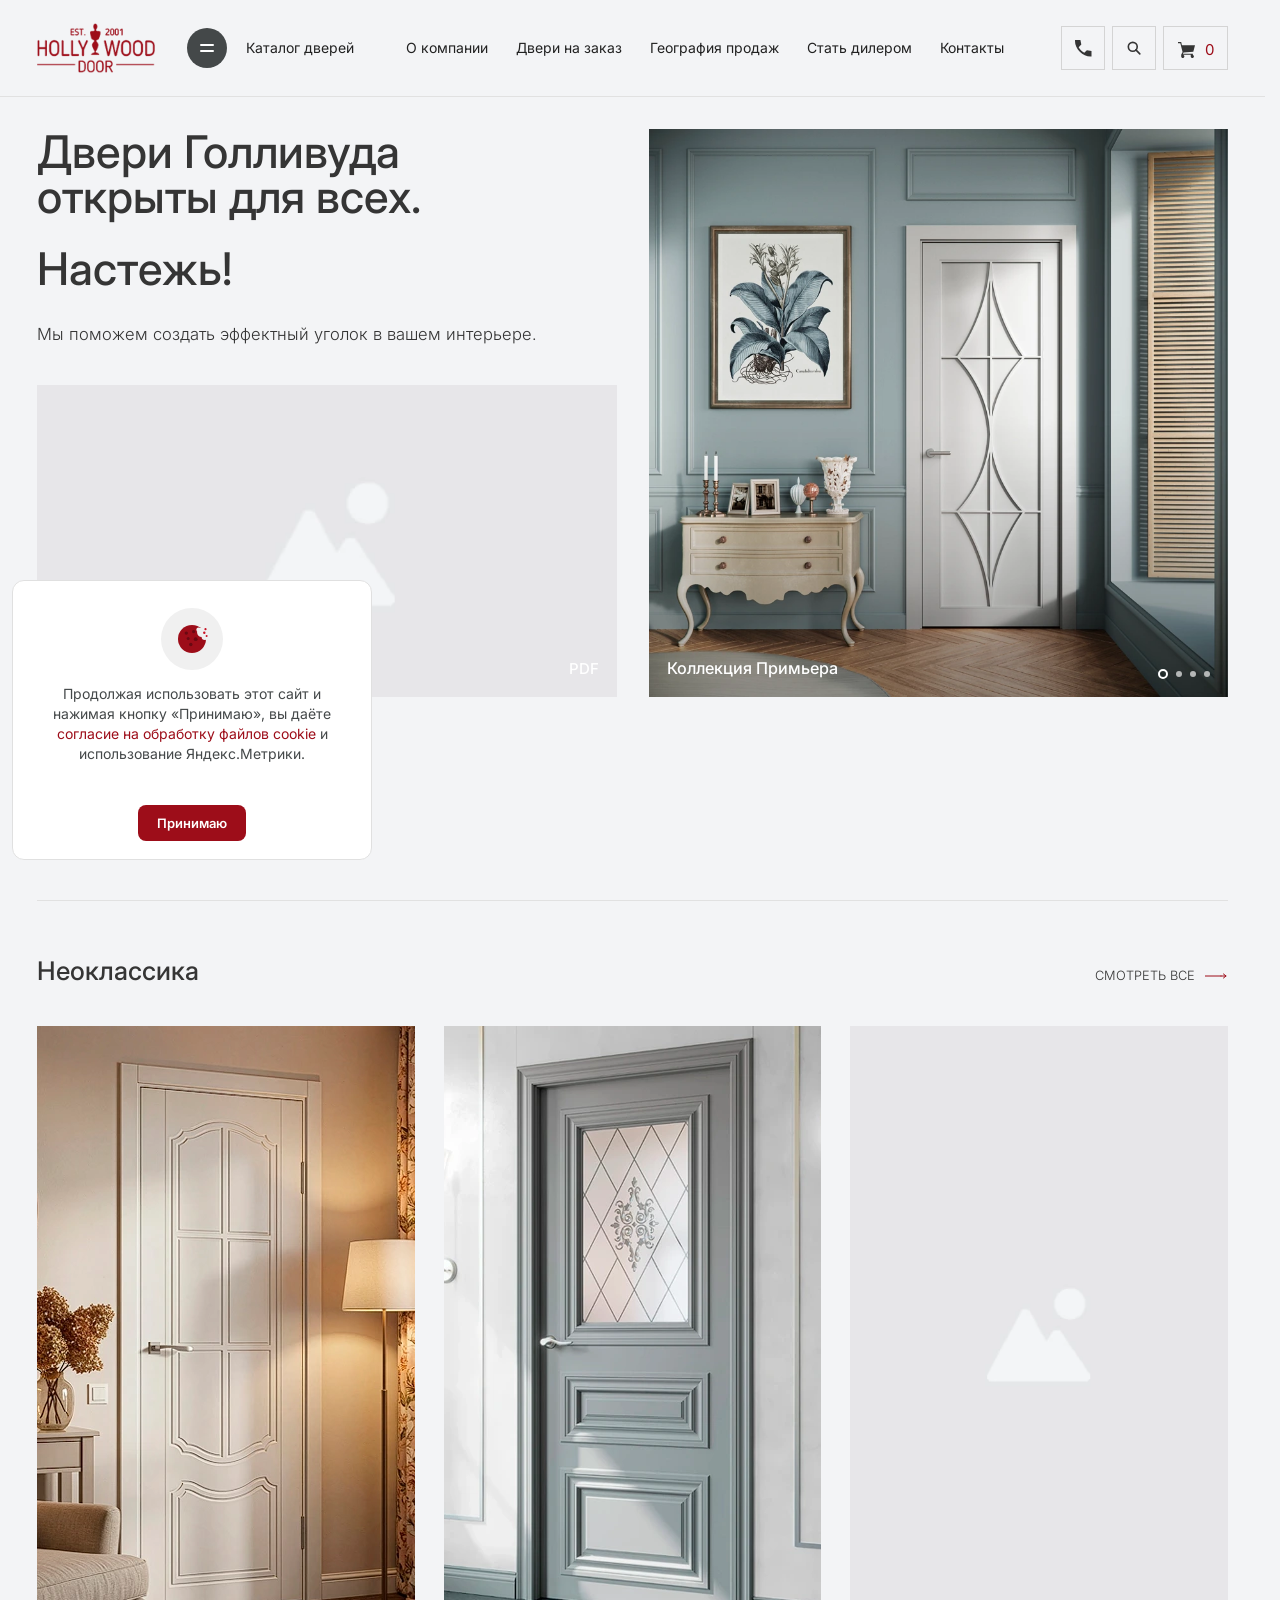
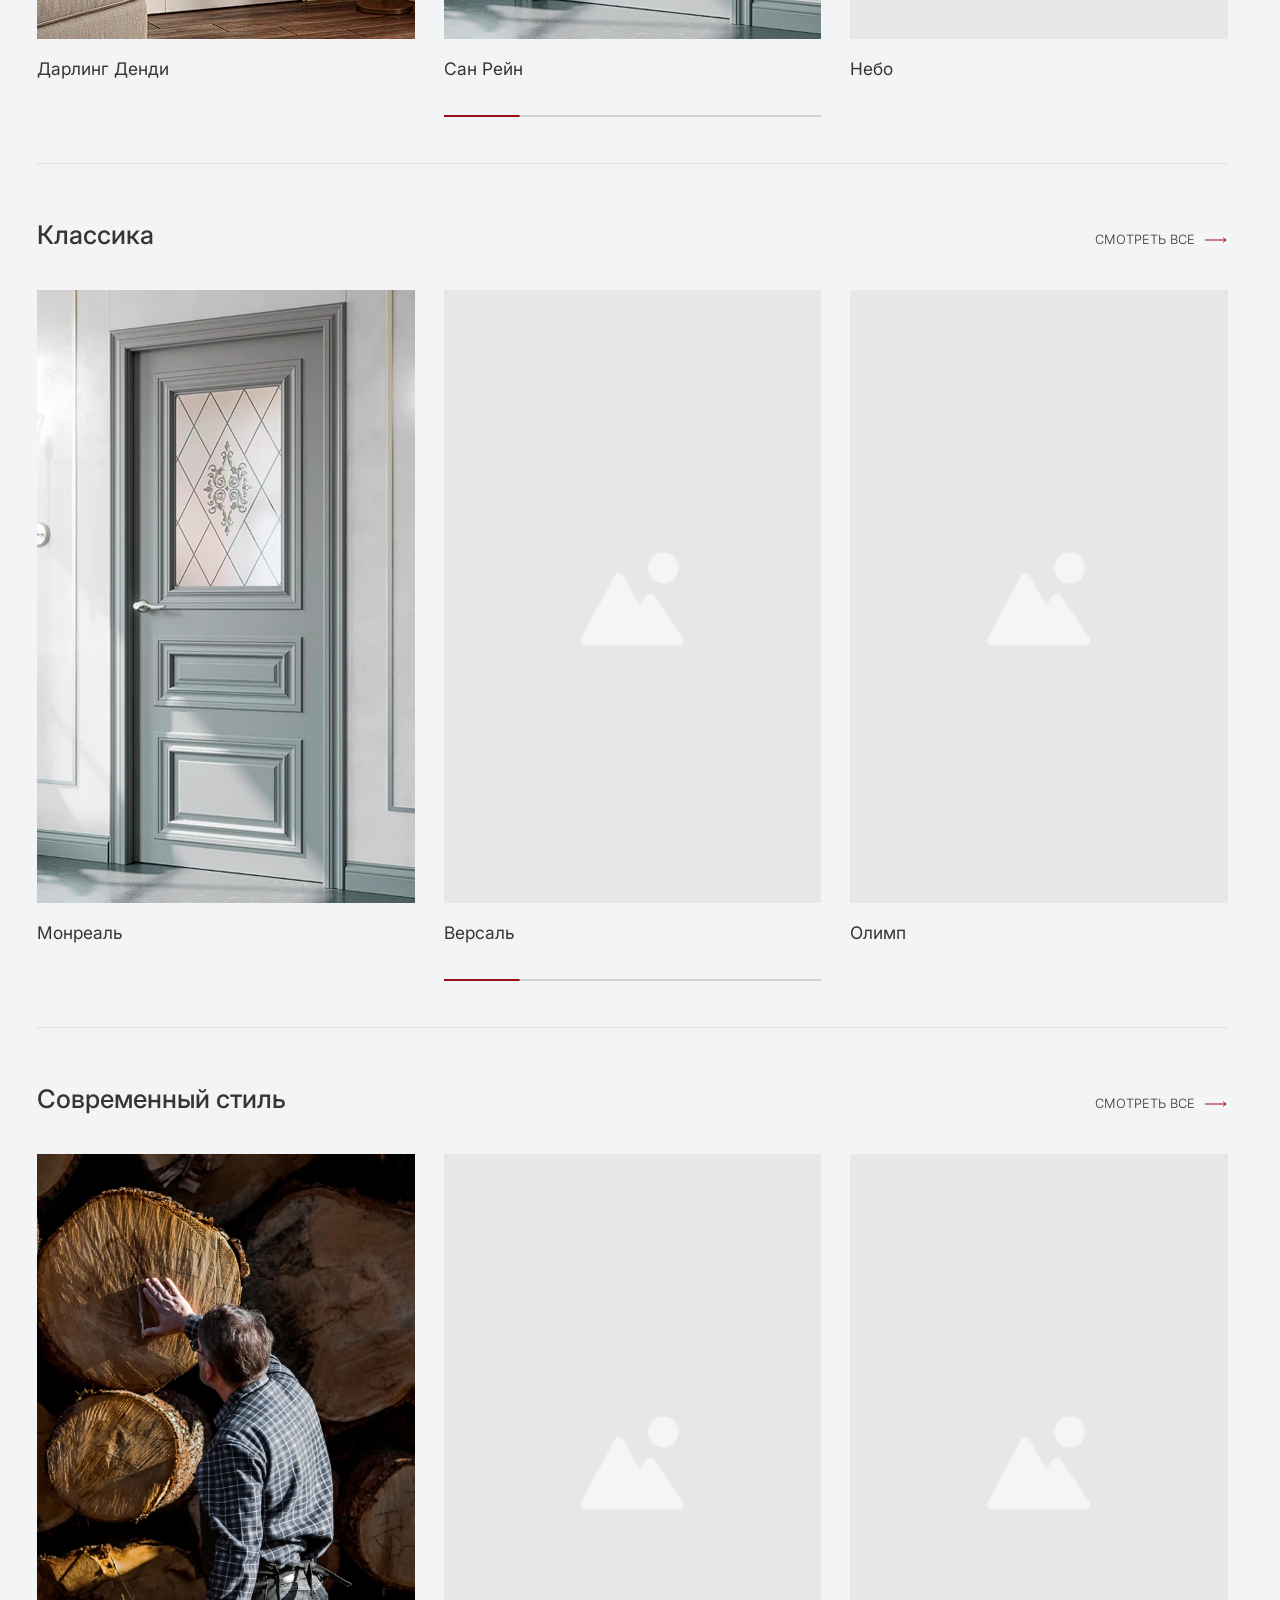
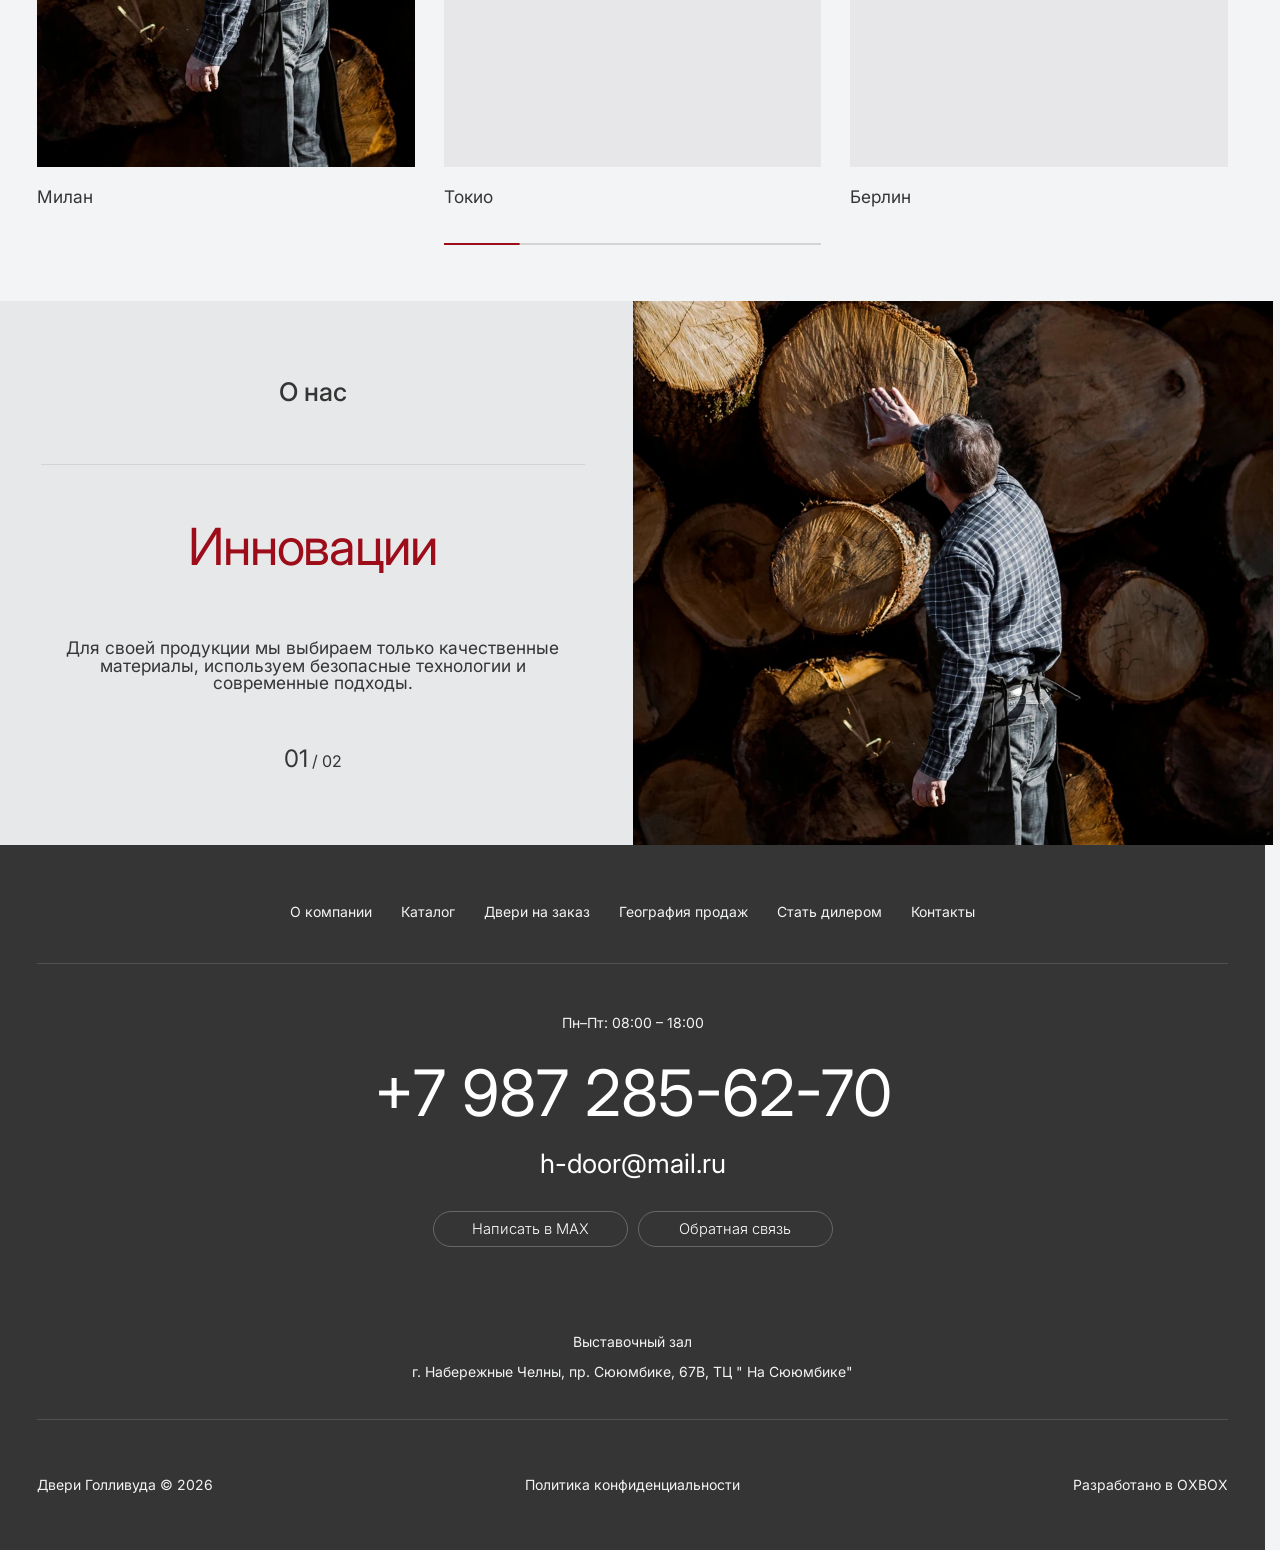
<file: index.html>
﻿<!DOCTYPE html>
<html lang="ru">
  <head>
    <meta charset="utf-8" />
    <meta name="viewport" content="width=device-width, initial-scale=1" />
    <title>Двери Голливуда — межкомнатные двери</title>
    <link rel="preconnect" href="https://fonts.googleapis.com" />
    <link rel="preconnect" href="https://fonts.gstatic.com" crossorigin />
    <link
      href="https://fonts.googleapis.com/css2?family=Inter:wght@300;400;500;600;700&display=swap"
      rel="stylesheet"
    />
    <link
      rel="stylesheet"
      href="https://cdn.jsdelivr.net/npm/swiper@11/swiper-bundle.min.css"
    />
    <link rel="stylesheet" href="style.css?v=480" />
  </head>
  <body id="top">
    <header class="site-header">
      <div class="container site-header__inner">
        <div class="site-header__cluster">
          <div class="site-header__start brand">
          <a href="index.html" class="logo" aria-label="Двери Голливуда на главную">
            <img class="logo__img" src="assets/Logo.webp" width="154" height="64" alt="Hollywood Door" />
          </a>
            <button
              type="button"
              id="catalogMegaOpen"
              class="nav__catalog-btn"
              aria-label="Открыть каталог дверей"
              aria-haspopup="true"
              aria-expanded="false"
              aria-controls="catalogMega"
            >
              <svg
                class="nav__catalog-icon"
                viewBox="0 0 40 40"
                width="40"
                height="40"
                aria-hidden="true"
              >
                <circle class="nav__catalog-icon__circle" cx="20" cy="20" r="20" />
                <rect class="nav__catalog-icon__line" x="13" y="16" width="14" height="2" rx="1" />
                <rect class="nav__catalog-icon__line" x="13" y="22" width="14" height="2" rx="1" />
              </svg>
            </button>
            <a class="nav__catalog-text" href="#collections">Каталог дверей</a>

          </div>
          <nav class="site-header__nav nav" aria-label="Основное меню">
          <a class="nav__link" href="#about">О компании</a>
          <a class="nav__link" href="#custom">Двери на заказ</a>
          <a class="nav__link" href="#geo">География продаж</a>
          <a class="nav__link" href="#dealers">Стать дилером</a>
          <a class="nav__link" href="#contacts">Контакты</a>
          </nav>
        </div>
        <div class="site-header__end header-tools">
          <div class="header-tools__contact">
            <a class="header-tools__max" href="#" data-open-consult-modal aria-label="Написать в MAX">MAX</a>
            <div class="header-tools__phone-wrap">
            <button type="button" class="header-tools__phone" data-open-consult-modal aria-label="Заказать звонок">
              <span class="header-tool-block header-tool-block--phone">
                <svg class="header-tool-block__frame" viewBox="0 0 48 47" width="48" height="47" aria-hidden="true" preserveAspectRatio="none"><rect class="header-tool-block__frame-shape" x="0.5" y="0.5" width="47" height="46" rx="0" stroke="currentColor"/></svg>
                <span class="header-tool-block__inner">
                  <svg
                    class="header-tools__phone-svg"
                    viewBox="0 0 17 17"
                    width="17"
                    height="17"
                    fill="none"
                    aria-hidden="true"
                  >
                    <path
                      d="M0 0.9625C0 0.80972 0.00367016 0.6493 0.0110002 0.48125C0.0189402 0.31319 0.0305498 0.15278 0.0458298 0H5.40833L6.325 4.58333L3.66667 7.2417C4.36944 8.4028 5.20208 9.4686 6.1646 10.439C7.1271 11.4088 8.1583 12.2146 9.2583 12.8562L11.8938 10.2437L16.5 11.0917V16.4542C16.3472 16.4847 16.1868 16.5 16.0187 16.5H15.5375C13.5667 16.5 11.6456 16.0606 9.7744 15.1818C7.9026 14.3037 6.241 13.1426 4.78958 11.6985C3.33819 10.2551 2.17708 8.5977 1.30625 6.7265C0.43542 4.85467 0 2.93333 0 0.9625Z"
                      fill="currentColor"
                    />
                  </svg>
                </span>
              </span>
            </button>
            <span class="header-tools__phone-text">+7 987 285 62 70</span>
            </div>
          </div>
          <button type="button" class="header-tools__search header-tools__icon" aria-label="Поиск">
            <span class="header-tool-block header-tool-block--search">
              <svg class="header-tool-block__frame" viewBox="0 0 48 47" width="48" height="47" aria-hidden="true" preserveAspectRatio="none"><rect class="header-tool-block__frame-shape" x="0.5" y="0.5" width="47" height="46" rx="0" stroke="currentColor"/></svg>
              <span class="header-tool-block__inner">
                <svg class="header-tools__search-svg" viewBox="0 0 13 13" width="15" height="15" aria-hidden="true"><circle cx="5" cy="5" r="3.85" fill="none" stroke="currentColor" stroke-width="1.4"/><path d="M7.7 7.7L11.1 11.1" fill="none" stroke="currentColor" stroke-width="1.4" stroke-linecap="round"/></svg>
              </span>
            </span>
          </button>
          <a class="header-tools__cart" href="basket.html" aria-label="Корзина">
            <span class="header-tool-block header-tool-block--cart">
              <svg class="header-tool-block__frame" viewBox="0 0 48 47" width="48" height="47" aria-hidden="true" preserveAspectRatio="none"><rect class="header-tool-block__frame-shape" x="0.5" y="0.5" width="47" height="46" rx="0" stroke="currentColor"/></svg>
              <span class="header-tool-block__inner header-tool-block__inner--cart">
                <svg
                  class="header-tools__cart-svg"
                  viewBox="0 0 16 16"
                  width="17"
                  height="17"
                  aria-hidden="true"
                >
                  <path
                    fill="currentColor"
                    d="M14 13.1v-1.1h-9.4l0.6-1.1 9.2-0.9 1.6-6h-12.3l-0.7-3h-3v1h2.2l2.1 8.4-1.3 2.6v1.5c0 0.8 0.7 1.5 1.5 1.5s1.5-0.7 1.5-1.5-0.7-1.5-1.5-1.5h7.5v1.5c0 0.8 0.7 1.5 1.5 1.5s1.5-0.7 1.5-1.5c0-0.7-0.4-1.2-1-1.4z"
                  />
                </svg>
                <span class="header-tools__badge">0</span>
              </span>
            </span>
          </a>
          <button type="button" class="header-tools__menu" aria-label="Открыть меню">
            <span class="header-tool-block header-tool-block--menu">
              <svg class="header-tool-block__frame" viewBox="0 0 48 47" width="48" height="47" aria-hidden="true" preserveAspectRatio="none"><rect class="header-tool-block__frame-shape" x="0.5" y="0.5" width="47" height="46" rx="0" stroke="currentColor"/></svg>
              <span class="header-tool-block__inner">
                <span class="header-tools__menu-bars" aria-hidden="true"></span>
              </span>
            </span>
          </button>
        </div>
      </div>
    </header>

        <div class="catalog-mega" id="catalogMega" hidden aria-hidden="true">
      <div class="catalog-mega__backdrop"></div>
      <div class="container catalog-mega__sheet-wrap">
        <div class="catalog-mega__sheet" role="dialog" aria-modal="true" aria-labelledby="catalogMegaTitle">
          <div class="catalog-mega__inner">
            <h2 id="catalogMegaTitle" class="visually-hidden">Каталог дверей</h2>
            <div class="catalog-mega__layout">
              <aside class="catalog-mega__sidebar" aria-label="Стили дверей">
                <ul class="catalog-mega__primary">
                  <li>
                    <a href="katalog-neoklassika.html" id="mega-parent-neo" data-mega-subpanel="mega-sub-neo" aria-controls="mega-sub-neo" aria-expanded="false">Неоклассика</a>
                  </li>
                  <li>
                    <a href="#col-classic" id="mega-parent-classic" data-mega-subpanel="mega-sub-classic" aria-controls="mega-sub-classic" aria-expanded="false">Классика</a>
                  </li>
                  <li>
                    <a href="#col-modern" id="mega-parent-modern" data-mega-subpanel="mega-sub-modern" aria-controls="mega-sub-modern" aria-expanded="false">Современный стиль</a>
                  </li>
                </ul>
              </aside>
              <div class="catalog-mega__main">
                <div class="catalog-mega__cols">
                  <div class="catalog-mega__sub-panel" id="mega-sub-neo" hidden>
                    <ul class="catalog-mega__sub">
                      <li><a href="kollektsiya-premera.html">Дарлинг Денди</a></li>
                      <li><a href="katalog-neoklassika.html">Сан Рейн</a></li>
                      <li><a href="katalog-neoklassika.html">Небо</a></li>
                      <li><a href="katalog-neoklassika.html">Тревел Полар Экспресс</a></li>
                      <li><a href="katalog-neoklassika.html">Вест Сайд</a></li>
                      <li><a href="katalog-neoklassika.html">Бродвей</a></li>
                      <li><a href="katalog-neoklassika.html">Голливуд</a></li>
                    </ul>
                  </div>
                  <div class="catalog-mega__sub-panel" id="mega-sub-classic" hidden>
                    <ul class="catalog-mega__sub">
                      <li><a href="#col-classic">Монреаль</a></li>
                      <li><a href="#col-classic">Версаль</a></li>
                      <li><a href="#col-classic">Олимп</a></li>
                      <li><a href="#col-classic">Рим</a></li>
                      <li><a href="#col-classic">Вена</a></li>
                      <li><a href="#col-classic">Прага</a></li>
                      <li><a href="#col-classic">Лондон</a></li>
                    </ul>
                  </div>
                  <div class="catalog-mega__sub-panel" id="mega-sub-modern" hidden>
                    <ul class="catalog-mega__sub">
                      <li><a href="#col-modern">Милан</a></li>
                      <li><a href="#col-modern">Токио</a></li>
                      <li><a href="#col-modern">Берлин</a></li>
                      <li><a href="#col-modern">Париж</a></li>
                      <li><a href="#col-modern">Нью-Йорк</a></li>
                      <li><a href="#col-modern">Сидней</a></li>
                      <li><a href="#col-modern">Дубай</a></li>
                    </ul>
                  </div>
                </div>
              </div>
            </div>
          </div>
        </div>
      </div>
    </div>

    <div class="mobile-menu" id="mobileMenu" aria-hidden="true" hidden>
      <div class="mobile-menu__backdrop"></div>
      <div class="mobile-menu__panel">
        <a href="index.html" class="mobile-menu__brand" aria-label="На главную">
          <img class="logo__img mobile-menu__logo" src="assets/Logo.webp" width="154" height="64" alt="Hollywood Door" />
        </a>
        <button type="button" class="mobile-menu__close" aria-label="Закрыть меню">&times;</button>
        <nav class="mobile-menu__links" aria-label="Мобильное меню">
          <a href="index.html">Главная</a>
          <a href="katalog-neoklassika.html">Каталог Неоклассика</a>
          <a href="kollektsiya-premera.html">Коллекция Примьера</a>
          <a href="tovar-layt-01.html">Карточка товара</a>
          <a href="404.html">404</a>
        </nav>
        <div class="mobile-menu__footer">
          <div class="mobile-menu__rule" aria-hidden="true"></div>
          <a class="mobile-menu__phone" href="tel:+79872856270">+7 987 285-62-70</a>
          <button type="button" class="mobile-menu__order" data-open-consult-modal>
            Заказать
          </button>
        </div>
      </div>
    </div>

    <main>
      <section class="hero-intro" aria-labelledby="heroTitle">
        <div class="container hero-intro__wrap">
          <div class="hero-intro__grid">
          <div class="hero-intro__left">
            <div class="hero-intro__copy">
              <h1 id="heroTitle" class="hero-intro__title">
                <span class="hero-intro__title-line hero-intro__title-line--lead">Двери Голливуда открыты для всех.</span>
                <span class="hero-intro__title-line hero-intro__title-line--last">Настежь!</span>
              </h1>
            </div>
            <p class="hero-intro__lead">
              Мы поможем создать эффектный уголок в вашем интерьере.
            </p>
            <a class="hero-intro__media" id="heroMedia" href="#">
              <img
                class="hero-intro__media-bg"
                src="assets/bbb.webp"
                width="907"
                height="476"
                alt=""
              />
              <span class="hero-intro__media-label">
                <span class="hero-intro__media-title">Коллекция дверей</span>
                <span class="hero-intro__media-year"><sup>/ 2026</sup></span>
              </span>
              <span class="hero-intro__media-ext">PDF</span>
            </a>
          </div>
          <figure class="hero-intro__feature" id="heroFeature">
            <div class="hero-intro__feature-slides" aria-live="polite">
              <a
                class="hero-intro__feature-slide is-active"
                href="kollektsiya-premera.html"
                aria-label="Коллекция Примьера"
              >
                <img
                  src="assets/hero2.webp"
                  width="954"
                  height="923"
                  alt="Интерьер с дверью коллекции Примьера"
                  fetchpriority="high"
                />
                <span class="hero-intro__feature-caption">Коллекция Примьера</span>
              </a>
              <a
                class="hero-intro__feature-slide"
                href="kollektsiya-premera.html"
                aria-label="Коллекция Неоклассика"
              >
                <img
                  src="assets/Dveri1.webp"
                  width="880"
                  height="760"
                  alt="Дверь коллекции Неоклассика в интерьере"
                  loading="lazy"
                />
                <span class="hero-intro__feature-caption">Коллекция Неоклассика</span>
              </a>
              <a
                class="hero-intro__feature-slide"
                href="kollektsiya-premera.html"
                aria-label="Коллекция Классика"
              >
                <img
                  src="assets/Dveri2.webp"
                  width="880"
                  height="760"
                  alt="Дверь коллекции Классика"
                  loading="lazy"
                />
                <span class="hero-intro__feature-caption">Коллекция Классика</span>
              </a>
              <a
                class="hero-intro__feature-slide"
                href="kollektsiya-premera.html"
                aria-label="Коллекция Современный стиль"
              >
                <img
                  src="assets/bbb.webp"
                  width="880"
                  height="760"
                  alt="Дверь в современном интерьере"
                  loading="lazy"
                />
                <span class="hero-intro__feature-caption">Коллекция Современный стиль</span>
              </a>
            </div>
            <div class="hero-intro__nav">
              <button
                type="button"
                class="hero-intro__nav-btn hero-intro__nav-btn--prev"
                aria-label="Предыдущий слайд"
              >
                <svg viewBox="0 0 24 24" width="16" height="16" aria-hidden="true">
                  <path d="M15 6L9 12L15 18" fill="none" stroke="currentColor" stroke-width="2" stroke-linecap="round" stroke-linejoin="round" />
                </svg>
              </button>
              <div class="hero-intro__dots" role="tablist" aria-label="Слайды коллекций"></div>
              <button
                type="button"
                class="hero-intro__nav-btn hero-intro__nav-btn--next"
                aria-label="Следующий слайд"
              >
                <svg viewBox="0 0 24 24" width="16" height="16" aria-hidden="true">
                  <path d="M9 6L15 12L9 18" fill="none" stroke="currentColor" stroke-width="2" stroke-linecap="round" stroke-linejoin="round" />
                </svg>
              </button>
            </div>
          </figure>
          </div>
        </div>
      </section>

      <section class="door-collections" id="collections" aria-label="Коллекции дверей">
        <section class="collection-block collection-block--neo" aria-labelledby="col-neo">
          <div class="container collection-block__head">
            <h2 id="col-neo" class="collection-block__title">
              <span class="collection-block__title-text">Неоклассика</span>
              <a class="collection-block__title-link" href="katalog-neoklassika.html">Неоклассика</a>
            </h2>
            <a class="collection-block__more" href="katalog-neoklassika.html">
              <span class="collection-block__more-text">Смотреть все</span>
              <img
                class="collection-block__more-arrow"
                src="assets/view-all-arrow.svg"
                width="23"
                height="6"
                alt=""
                aria-hidden="true"
              />
            </a>
          </div>
          <div class="container collection-block__viewport">
            <div class="collection-scroll swiper" data-collection-swiper>
              <div class="swiper-wrapper">
              <div class="swiper-slide">
                <article class="door-card">
                  <a class="door-card__link" href="kollektsiya-premera.html">
                    <div class="door-card__img">
                      <img src="assets/Dveri1.webp" width="492" height="762" alt="Дарлинг Денди" loading="lazy" draggable="false" />
                    </div>
                    <h3 class="door-card__name">Дарлинг Денди</h3>
                  </a>
                </article>
              </div>
              <div class="swiper-slide">
                <article class="door-card">
                  <a class="door-card__link" href="kollektsiya-premera.html">
                    <div class="door-card__img">
                      <img src="assets/Dveri2.webp" width="492" height="762" alt="Сан Рейн" loading="lazy" draggable="false" />
                    </div>
                    <h3 class="door-card__name">Сан Рейн</h3>
                  </a>
                </article>
              </div>
              <div class="swiper-slide">
                <article class="door-card">
                  <a class="door-card__link" href="kollektsiya-premera.html">
                    <div class="door-card__img door-card__img--placeholder"></div>
                    <h3 class="door-card__name">Небо</h3>
                  </a>
                </article>
              </div>
              <div class="swiper-slide">
                <article class="door-card">
                  <a class="door-card__link" href="kollektsiya-premera.html">
                    <div class="door-card__img door-card__img--placeholder"></div>
                    <h3 class="door-card__name">Тревел Полар Экспресс</h3>
                  </a>
                </article>
              </div>
              <div class="swiper-slide">
                <article class="door-card">
                  <a class="door-card__link" href="kollektsiya-premera.html">
                    <div class="door-card__img">
                      <img src="assets/Dveri1.webp" width="492" height="762" alt="Вест Сайд" loading="lazy" draggable="false" />
                    </div>
                    <h3 class="door-card__name">Вест Сайд</h3>
                  </a>
                </article>
              </div>
              <div class="swiper-slide">
                <article class="door-card">
                  <a class="door-card__link" href="kollektsiya-premera.html">
                    <div class="door-card__img">
                      <img src="assets/Dveri2.webp" width="492" height="762" alt="Бродвей" loading="lazy" draggable="false" />
                    </div>
                    <h3 class="door-card__name">Бродвей</h3>
                  </a>
                </article>
              </div>
              <div class="swiper-slide">
                <article class="door-card">
                  <a class="door-card__link" href="kollektsiya-premera.html">
                    <div class="door-card__img door-card__img--placeholder"></div>
                    <h3 class="door-card__name">Голливуд</h3>
                  </a>
                </article>
              </div>
              </div>
            </div>
          </div>
          <div class="container collection-block__strip">
            <div class="collection-block__strip-hit-area">
              <div class="swiper-pagination collection-block__strip-pagination"></div>
            </div>
          </div>
        </section>

        <section class="collection-block" aria-labelledby="col-classic">
          <div class="container collection-block__head">
            <h2 id="col-classic" class="collection-block__title">Классика</h2>
            <a class="collection-block__more" href="#">
              <span class="collection-block__more-text">Смотреть все</span>
              <img
                class="collection-block__more-arrow"
                src="assets/view-all-arrow.svg"
                width="23"
                height="6"
                alt=""
                aria-hidden="true"
              />
            </a>
          </div>
          <div class="container collection-block__viewport">
            <div class="collection-scroll swiper" data-collection-swiper>
              <div class="swiper-wrapper">
              <div class="swiper-slide">
                <article class="door-card">
                  <a class="door-card__link" href="tovar-layt-01.html">
                    <div class="door-card__img">
                      <img src="assets/Dveri2.webp" width="492" height="762" alt="Монреаль" loading="lazy" draggable="false" />
                    </div>
                    <h3 class="door-card__name">Монреаль</h3>
                  </a>
                </article>
              </div>
              <div class="swiper-slide">
                <article class="door-card">
                  <a class="door-card__link" href="tovar-layt-01.html">
                    <div class="door-card__img">
                      <img src="assets/bbb.webp" width="492" height="762" alt="Версаль" loading="lazy" draggable="false" />
                    </div>
                    <h3 class="door-card__name">Версаль</h3>
                  </a>
                </article>
              </div>
              <div class="swiper-slide">
                <article class="door-card">
                  <a class="door-card__link" href="tovar-layt-01.html">
                    <div class="door-card__img">
                      <img src="assets/bbb.webp" width="492" height="762" alt="Олимп" loading="lazy" draggable="false" />
                    </div>
                    <h3 class="door-card__name">Олимп</h3>
                  </a>
                </article>
              </div>
              <div class="swiper-slide">
                <article class="door-card">
                  <a class="door-card__link" href="tovar-layt-01.html">
                    <div class="door-card__img">
                      <img src="assets/Dveri1.webp" width="492" height="762" alt="Рим" loading="lazy" draggable="false" />
                    </div>
                    <h3 class="door-card__name">Рим</h3>
                  </a>
                </article>
              </div>
              <div class="swiper-slide">
                <article class="door-card">
                  <a class="door-card__link" href="tovar-layt-01.html">
                    <div class="door-card__img">
                      <img src="assets/Innovations.webp" width="492" height="762" alt="Вена" loading="lazy" draggable="false" />
                    </div>
                    <h3 class="door-card__name">Вена</h3>
                  </a>
                </article>
              </div>
              <div class="swiper-slide">
                <article class="door-card">
                  <a class="door-card__link" href="tovar-layt-01.html">
                    <div class="door-card__img door-card__img--placeholder"></div>
                    <h3 class="door-card__name">Прага</h3>
                  </a>
                </article>
              </div>
              <div class="swiper-slide">
                <article class="door-card">
                  <a class="door-card__link" href="tovar-layt-01.html">
                    <div class="door-card__img">
                      <img src="assets/hero2.webp" width="492" height="762" alt="Лондон" loading="lazy" draggable="false" />
                    </div>
                    <h3 class="door-card__name">Лондон</h3>
                  </a>
                </article>
              </div>
              </div>
            </div>
          </div>
          <div class="container collection-block__strip">
            <div class="collection-block__strip-hit-area">
              <div class="swiper-pagination collection-block__strip-pagination"></div>
            </div>
          </div>
        </section>

        <section class="collection-block" aria-labelledby="col-modern">
          <div class="container collection-block__head">
            <h2 id="col-modern" class="collection-block__title">Современный стиль</h2>
            <a class="collection-block__more" href="#">
              <span class="collection-block__more-text">Смотреть все</span>
              <img
                class="collection-block__more-arrow"
                src="assets/view-all-arrow.svg"
                width="23"
                height="6"
                alt=""
                aria-hidden="true"
              />
            </a>
          </div>
          <div class="container collection-block__viewport">
            <div class="collection-scroll swiper" data-collection-swiper>
              <div class="swiper-wrapper">
              <div class="swiper-slide">
                <article class="door-card">
                  <a class="door-card__link" href="tovar-layt-01.html">
                    <div class="door-card__img">
                      <img src="assets/Innovations.webp" width="492" height="762" alt="Милан" loading="lazy" draggable="false" />
                    </div>
                    <h3 class="door-card__name">Милан</h3>
                  </a>
                </article>
              </div>
              <div class="swiper-slide">
                <article class="door-card">
                  <a class="door-card__link" href="tovar-layt-01.html">
                    <div class="door-card__img">
                      <img src="assets/bbb.webp" width="492" height="762" alt="Токио" loading="lazy" draggable="false" />
                    </div>
                    <h3 class="door-card__name">Токио</h3>
                  </a>
                </article>
              </div>
              <div class="swiper-slide">
                <article class="door-card">
                  <a class="door-card__link" href="tovar-layt-01.html">
                    <div class="door-card__img">
                      <img src="assets/bbb.webp" width="492" height="762" alt="Берлин" loading="lazy" draggable="false" />
                    </div>
                    <h3 class="door-card__name">Берлин</h3>
                  </a>
                </article>
              </div>
              <div class="swiper-slide">
                <article class="door-card">
                  <a class="door-card__link" href="tovar-layt-01.html">
                    <div class="door-card__img">
                      <img src="assets/Dveri1.webp" width="492" height="762" alt="Париж" loading="lazy" draggable="false" />
                    </div>
                    <h3 class="door-card__name">Париж</h3>
                  </a>
                </article>
              </div>
              <div class="swiper-slide">
                <article class="door-card">
                  <a class="door-card__link" href="tovar-layt-01.html">
                    <div class="door-card__img">
                      <img src="assets/Dveri2.webp" width="492" height="762" alt="Нью-Йорк" loading="lazy" draggable="false" />
                    </div>
                    <h3 class="door-card__name">Нью-Йорк</h3>
                  </a>
                </article>
              </div>
              <div class="swiper-slide">
                <article class="door-card">
                  <a class="door-card__link" href="tovar-layt-01.html">
                    <div class="door-card__img door-card__img--placeholder"></div>
                    <h3 class="door-card__name">Сидней</h3>
                  </a>
                </article>
              </div>
              <div class="swiper-slide">
                <article class="door-card">
                  <a class="door-card__link" href="tovar-layt-01.html">
                    <div class="door-card__img door-card__img--placeholder"></div>
                    <h3 class="door-card__name">Дубай</h3>
                  </a>
                </article>
              </div>
              </div>
            </div>
          </div>
          <div class="container collection-block__strip">
            <div class="collection-block__strip-hit-area">
              <div class="swiper-pagination collection-block__strip-pagination"></div>
            </div>
          </div>
        </section>
      </section>

      <section class="about-split" id="about" aria-labelledby="aboutTitle">
        <div
          class="about-split__swiper about-split__swiper--desktop swiper"
          data-about-swiper="desktop"
          aria-label="О нас — слайды"
        >
          <div class="swiper-wrapper">
            <div class="swiper-slide">
              <div class="about-split__grid about-split__grid--desktop">
                <div class="about-split__text">
                  <span class="about-split__label">О нас</span>
                  <span class="about-split__rule" aria-hidden="true"></span>
                  <div class="about-split__inner">
                    <h2 id="aboutTitle" class="about-split__title">Инновации</h2>
                    <footer class="about-split__foot">
                      <p class="about-split__desc">Для своей продукции мы выбираем только качественные материалы, используем безопасные технологии и современные подходы.</p>
                      <p class="about-split__pager" aria-hidden="true">
                        <span class="about-split__pager-current">01</span><span class="about-split__pager-total"> / 02</span>
                      </p>
                    </footer>
                  </div>
                </div>
                <div class="about-split__visual">
                  <img
                    class="about-split__img"
                    src="assets/Innovations.webp"
                    width="1100"
                    height="935"
                    alt="Мастер у стопки древесины"
                    loading="lazy"
                    draggable="false"
                  />
                </div>
              </div>
            </div>
            <div class="swiper-slide">
              <div class="about-split__grid about-split__grid--desktop">
                <div class="about-split__text">
                  <span class="about-split__label">О нас</span>
                  <span class="about-split__rule" aria-hidden="true"></span>
                  <div class="about-split__inner">
                    <h2 class="about-split__title">Гарантии</h2>
                    <footer class="about-split__foot">
                      <p class="about-split__desc">Гарантируем высокое качество используемумых материалов, пройденные все тесты</p>
                      <p class="about-split__pager" aria-hidden="true">
                        <span class="about-split__pager-current">02</span><span class="about-split__pager-total"> / 02</span>
                      </p>
                    </footer>
                  </div>
                </div>
                <div class="about-split__visual">
                  <img
                    class="about-split__img"
                    src="assets/Innovations2.webp"
                    width="1100"
                    height="935"
                    alt="Контроль качества материалов"
                    loading="lazy"
                    draggable="false"
                  />
                </div>
              </div>
            </div>
          </div>
        </div>
        <div class="about-split__swiper about-split__swiper--mobile swiper" data-about-swiper="mobile" aria-label="О нас — слайды" hidden>
          <div class="swiper-wrapper">
            <div class="swiper-slide">
              <div class="about-split__grid about-split__grid--mobile">
                <div class="about-split__text">
                  <span class="about-split__label">О нас</span>
                  <span class="about-split__rule" aria-hidden="true"></span>
                  <div class="about-split__inner">
                    <h2 class="about-split__title">Инновации</h2>
                    <footer class="about-split__foot">
                      <p class="about-split__desc">Для своей продукции мы выбираем только качественные материалы, используем безопасные технологии и современные подходы.</p>
                      <p class="about-split__pager" aria-hidden="true">
                        <span class="about-split__pager-current">01</span><span class="about-split__pager-total"> / 02</span>
                      </p>
                    </footer>
                  </div>
                </div>
                <div class="about-split__visual">
                  <img
                    class="about-split__img"
                    src="assets/Innovations.webp"
                    width="1100"
                    height="935"
                    alt="Мастер у стопки древесины"
                    loading="lazy"
                    draggable="false"
                  />
                </div>
              </div>
            </div>
            <div class="swiper-slide">
              <div class="about-split__grid about-split__grid--mobile">
                <div class="about-split__text">
                  <span class="about-split__label">О нас</span>
                  <span class="about-split__rule" aria-hidden="true"></span>
                  <div class="about-split__inner">
                    <h2 class="about-split__title">Гарантии</h2>
                    <footer class="about-split__foot">
                      <p class="about-split__desc">Гарантируем высокое качество используемумых материалов, пройденные все тесты</p>
                      <p class="about-split__pager" aria-hidden="true">
                        <span class="about-split__pager-current">02</span><span class="about-split__pager-total"> / 02</span>
                      </p>
                    </footer>
                  </div>
                </div>
                <div class="about-split__visual">
                  <img
                    class="about-split__img"
                    src="assets/Innovations2.webp"
                    width="1100"
                    height="935"
                    alt="Контроль качества материалов"
                    loading="lazy"
                    draggable="false"
                  />
                </div>
              </div>
            </div>
          </div>
        </div>
      </section>
    </main>

    <footer class="site-footer" id="contacts">
      <div class="container site-footer__inner">
        <div class="site-footer__bar">
          <a href="index.html" class="site-footer__brand" aria-label="На главную">
            <img class="logo__img site-footer__logo" src="assets/Logo.webp" width="154" height="64" alt="Hollywood Door" />
          </a>
          <a href="#top" class="site-footer__totop">Наверх</a>
        </div>
        <nav class="site-footer__nav" aria-label="Навигация в подвале">
          <a href="#about">О компании</a>
          <a href="#collections">Каталог</a>
          <a href="#custom">Двери на заказ</a>
          <a href="#geo">География продаж</a>
          <a href="#dealers">Стать дилером</a>
          <a href="#contacts">Контакты</a>
        </nav>
        <div class="site-footer__rule" aria-hidden="true"></div>

        <div class="site-footer__main">
          <p class="site-footer__hours">Пн–Пт: 08:00 – 18:00</p>
          <a class="site-footer__phone" href="tel:+79872856270">+7 987 285-62-70</a>
          <a class="site-footer__email" href="mailto:h-door@mail.ru">h-door@mail.ru</a>
          <div class="site-footer__actions">
            <a class="site-footer__btn" href="#" id="maxContactBtn">Написать в MAX</a>
            <button type="button" class="site-footer__btn" id="callbackBtn">Обратная связь</button>
          </div>
        </div>

        <div class="site-footer__rule" aria-hidden="true"></div>

        <div class="site-footer__hall">
          <p class="site-footer__hall-label">Выставочный зал</p>
          <p class="site-footer__address">
            г. Набережные Челны, пр. Сююмбике, 67В, ТЦ " На Сююмбике"
          </p>
        </div>

        <div class="site-footer__rule site-footer__rule--end" aria-hidden="true"></div>

        <nav class="site-footer__legal" aria-label="Документы и соглашения">
          <a href="PolitikaConfidencialnosti.html">Политика конфиденциальности</a>
          <a href="SoglasieNaObrabotky.html" class="site-footer__legal-extra">Согласие на обработку персональных данных</a>
          <a href="SoglasieCookie.html">Согласие на обработку cookie</a>
          <a href="PublichnayaAferta.html" class="site-footer__legal-extra">Публичная оферта</a>
          <a href="Ysloviya.html" class="site-footer__legal-extra">Условия</a>
        </nav>

        <div class="site-footer__rule site-footer__rule--meta-mobile" aria-hidden="true"></div>

        <div class="site-footer__bottom">
          <span class="site-footer__copy">Двери Голливуда © 2026</span>
          <a class="site-footer__bottom-link site-footer__bottom-link--dup" href="PolitikaConfidencialnosti.html">Политика конфиденциальности</a>
          <a class="site-footer__bottom-link site-footer__bottom-link--credit" href="https://oxbox.ru/" target="_blank" rel="noopener noreferrer">Разработано в OXBOX</a>
        </div>
      </div>
    </footer>

    <div class="header-search-overlay" id="headerSearchOverlay" hidden>
      <div class="header-search-overlay__inner">
        <form class="header-search-overlay__form" id="headerSearchForm" action="#" method="get">
          <label class="header-search-overlay__label">
            <input type="text" name="q" placeholder=" " autocomplete="off" aria-label="Поиск" />
            <span class="header-search-overlay__label-text">Введите название</span>
          </label>
          <button type="submit">Найти</button>
        </form>
        <button type="button" class="header-search-overlay__close" aria-label="Закрыть поиск"></button>
      </div>
    </div>

    <div class="consult-modal" id="consultModal" aria-hidden="true">
      <div class="consult-modal__backdrop"></div>
      <div class="consult-modal__dialog" role="dialog" aria-labelledby="consultModalTitle">
        <button type="button" class="consult-modal__close" aria-label="Закрыть">&times;</button>
        <h3 class="consult-modal__title" id="consultModalTitle">Заявка на консультацию</h3>
        <form class="consult-modal__form" id="consultModalForm">
          <div class="consult-modal__field">
            <label class="consult-modal__label">
              <input type="text" name="name" placeholder=" " autocomplete="name" inputmode="text" aria-label="Ваше имя" />
              <span class="consult-modal__label-text">Ваше имя</span>
            </label>
          </div>
          <div class="consult-modal__field">
            <label class="consult-modal__label">
              <input type="tel" name="phone" placeholder=" " autocomplete="tel" />
              <span class="consult-modal__label-text">Номер телефона</span>
            </label>
          </div>
          <label class="consult-modal__checkbox">
            <input type="checkbox" />
            <a href="SoglasieNaObrabotky.html">Соглашаюсь с обработкой персональных данных</a>
          </label>
          <button type="submit" class="consult-modal__submit">Перезвоните мне</button>
          <p class="consult-modal__note">
            Отправляя заявку, вы принимаете условия
            <a href="PublichnayaAferta.html">публичной оферты</a> и подтверждаете согласие с
            <a href="PolitikaConfidencialnosti.html">политикой обработки персональных данных</a>.
          </p>
        </form>
      </div>
    </div>

    <div class="cookie-banner" id="cookieBanner" role="region" aria-label="Уведомление о cookie" hidden>
      <span class="cookie-banner__icon" aria-hidden="true">
        <svg width="48" height="48" viewBox="0 0 40 40" fill="none" xmlns="http://www.w3.org/2000/svg">
          <defs>
            <mask id="cookieBiteMaskDv">
              <rect width="40" height="40" fill="#ffffff" />
              <circle cx="29.7" cy="13.4" r="4.6" fill="#000000" />
              <circle cx="32.9" cy="17.8" r="3.3" fill="#000000" />
              <circle cx="26.7" cy="10.8" r="2.4" fill="#000000" />
            </mask>
          </defs>
          <circle cx="20" cy="20" r="14" fill="#9d0d19" mask="url(#cookieBiteMaskDv)" />
          <circle cx="14.3" cy="14.1" r="1.7" fill="#6a0912" />
          <circle cx="21.6" cy="12.6" r="1.6" fill="#6a0912" />
          <circle cx="16.2" cy="19.4" r="1.5" fill="#6a0912" />
          <circle cx="23.7" cy="20.2" r="1.9" fill="#6a0912" />
          <circle cx="18.8" cy="25.5" r="1.7" fill="#6a0912" />
          <circle cx="32.3" cy="13.7" r="1.2" fill="#c81426" />
          <circle cx="34.6" cy="17.1" r="1" fill="#c81426" />
          <circle cx="33.5" cy="10.2" r="1.1" fill="#c81426" />
        </svg>
      </span>
      <p class="cookie-banner__text">
        Продолжая использовать этот сайт и нажимая кнопку «Принимаю», вы даёте
        <a href="SoglasieCookie.html" class="cookie-banner__link">согласие на обработку файлов cookie</a>
        и использование Яндекс.Метрики.
      </p>
      <button type="button" class="cookie-banner__btn" id="cookieBannerAccept">Принимаю</button>
    </div>

    <script src="https://cdn.jsdelivr.net/npm/swiper@11/swiper-bundle.min.js" defer></script>
    <script src="main.js?v=74" defer></script>
  </body>
</html>
</file>
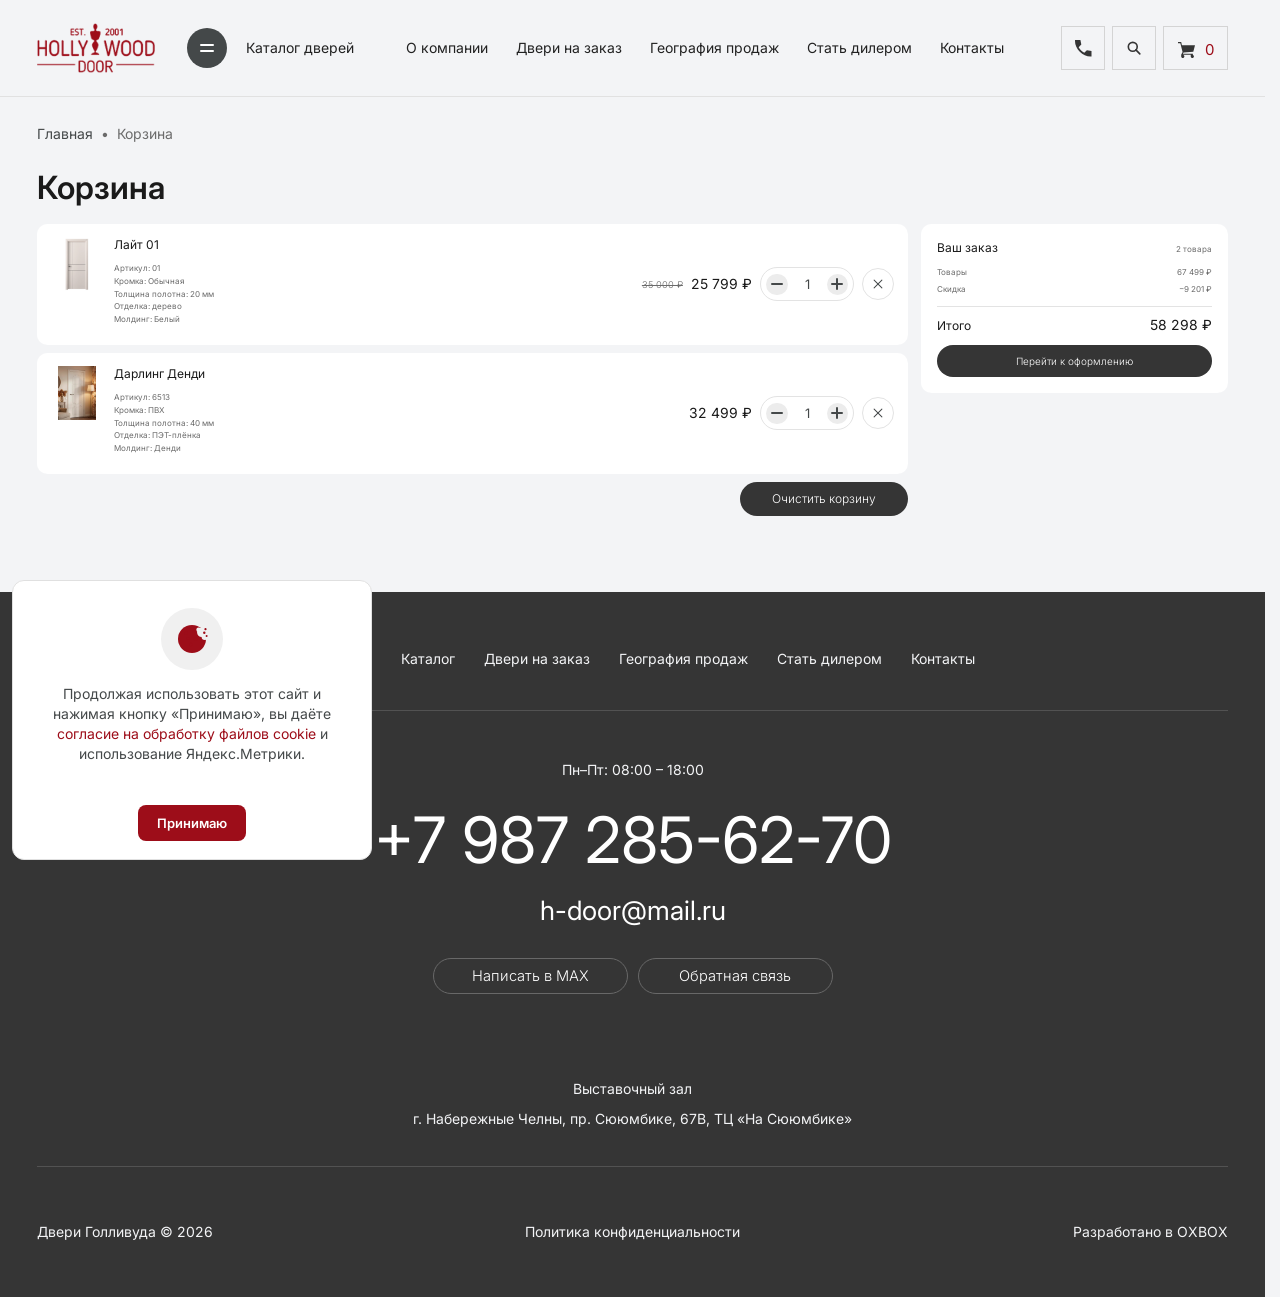
<file: basket.html>
﻿<!DOCTYPE html>
<html lang="ru">
  <head>
    <meta charset="utf-8" />
    <meta name="viewport" content="width=device-width, initial-scale=1" />
    <title>Корзина — Двери Голливуда</title>
    <link rel="preconnect" href="https://fonts.googleapis.com" />
    <link rel="preconnect" href="https://fonts.gstatic.com" crossorigin />
    <link
      href="https://fonts.googleapis.com/css2?family=Inter:wght@300;400;500;600;700&display=swap"
      rel="stylesheet"
    />
    <link rel="stylesheet" href="style.css?v=452" />
  </head>
  <body id="top" class="page-basket">
    <header class="site-header">
      <div class="container site-header__inner">
        <div class="site-header__cluster">
          <div class="site-header__start brand">
            <a href="index.html" class="logo" aria-label="Двери Голливуда на главную">
              <img class="logo__img" src="assets/Logo.webp" width="154" height="64" alt="Hollywood Door" />
            </a>
            <button type="button" id="catalogMegaOpen" class="nav__catalog-btn" aria-label="Открыть каталог дверей" aria-haspopup="true" aria-expanded="false" aria-controls="catalogMega">
              <svg class="nav__catalog-icon" viewBox="0 0 40 40" width="40" height="40" aria-hidden="true">
                <circle class="nav__catalog-icon__circle" cx="20" cy="20" r="20" />
                <rect class="nav__catalog-icon__line" x="13" y="16" width="14" height="2" rx="1" />
                <rect class="nav__catalog-icon__line" x="13" y="22" width="14" height="2" rx="1" />
              </svg>
            </button>
            <a class="nav__catalog-text" href="index.html#collections">Каталог дверей</a>
          </div>
          <nav class="site-header__nav nav" aria-label="Основное меню">
            <a class="nav__link" href="index.html#about">О компании</a>
            <a class="nav__link" href="index.html#custom">Двери на заказ</a>
            <a class="nav__link" href="index.html#geo">География продаж</a>
            <a class="nav__link" href="index.html#dealers">Стать дилером</a>
            <a class="nav__link" href="index.html#contacts">Контакты</a>
          </nav>
        </div>
        <div class="site-header__end header-tools">
          <div class="header-tools__contact">
            <a class="header-tools__max" href="#" data-open-consult-modal aria-label="Написать в MAX">MAX</a>
            <div class="header-tools__phone-wrap">
            <button type="button" class="header-tools__phone" data-open-consult-modal aria-label="Заказать звонок">
              <span class="header-tool-block header-tool-block--phone">
                <svg class="header-tool-block__frame" viewBox="0 0 48 47" width="48" height="47" aria-hidden="true" preserveAspectRatio="none"><rect class="header-tool-block__frame-shape" x="0.5" y="0.5" width="47" height="46" rx="0" stroke="currentColor"/></svg>
                <span class="header-tool-block__inner">
                  <svg class="header-tools__phone-svg" viewBox="0 0 17 17" width="17" height="17" fill="none" aria-hidden="true">
                    <path d="M0 0.9625C0 0.80972 0.00367016 0.6493 0.0110002 0.48125C0.0189402 0.31319 0.0305498 0.15278 0.0458298 0H5.40833L6.325 4.58333L3.66667 7.2417C4.36944 8.4028 5.20208 9.4686 6.1646 10.439C7.1271 11.4088 8.1583 12.2146 9.2583 12.8562L11.8938 10.2437L16.5 11.0917V16.4542C16.3472 16.4847 16.1868 16.5 16.0187 16.5H15.5375C13.5667 16.5 11.6456 16.0606 9.7744 15.1818C7.9026 14.3037 6.241 13.1426 4.78958 11.6985C3.33819 10.2551 2.17708 8.5977 1.30625 6.7265C0.43542 4.85467 0 2.93333 0 0.9625Z" fill="currentColor" />
                  </svg>
                </span>
              </span>
            </button>
            <span class="header-tools__phone-text">+7 987 285 62 70</span>
            </div>
          </div>
          <button type="button" class="header-tools__search header-tools__icon" aria-label="Поиск">
            <span class="header-tool-block header-tool-block--search">
              <svg class="header-tool-block__frame" viewBox="0 0 48 47" width="48" height="47" aria-hidden="true" preserveAspectRatio="none"><rect class="header-tool-block__frame-shape" x="0.5" y="0.5" width="47" height="46" rx="0" stroke="currentColor"/></svg>
              <span class="header-tool-block__inner"><svg class="header-tools__search-svg" viewBox="0 0 13 13" width="15" height="15" aria-hidden="true"><circle cx="5" cy="5" r="3.85" fill="none" stroke="currentColor" stroke-width="1.4"/><path d="M7.7 7.7L11.1 11.1" fill="none" stroke="currentColor" stroke-width="1.4" stroke-linecap="round"/></svg></span>
            </span>
          </button>
          <a class="header-tools__cart" href="basket.html" aria-label="Корзина">
            <span class="header-tool-block header-tool-block--cart">
              <svg class="header-tool-block__frame" viewBox="0 0 48 47" width="48" height="47" aria-hidden="true" preserveAspectRatio="none"><rect class="header-tool-block__frame-shape" x="0.5" y="0.5" width="47" height="46" rx="0" stroke="currentColor"/></svg>
              <span class="header-tool-block__inner header-tool-block__inner--cart">
                <svg class="header-tools__cart-svg" viewBox="0 0 16 16" width="17" height="17" aria-hidden="true">
                  <path fill="currentColor" d="M14 13.1v-1.1h-9.4l0.6-1.1 9.2-0.9 1.6-6h-12.3l-0.7-3h-3v1h2.2l2.1 8.4-1.3 2.6v1.5c0 0.8 0.7 1.5 1.5 1.5s1.5-0.7 1.5-1.5-0.7-1.5-1.5-1.5h7.5v1.5c0 0.8 0.7 1.5 1.5 1.5s1.5-0.7 1.5-1.5c0-0.7-0.4-1.2-1-1.4z" />
                </svg>
                <span class="header-tools__badge">0</span>
              </span>
            </span>
          </a>
          <button type="button" class="header-tools__menu" aria-label="Открыть меню">
            <span class="header-tool-block header-tool-block--menu">
              <svg class="header-tool-block__frame" viewBox="0 0 48 47" width="48" height="47" aria-hidden="true" preserveAspectRatio="none"><rect class="header-tool-block__frame-shape" x="0.5" y="0.5" width="47" height="46" rx="0" stroke="currentColor"/></svg>
              <span class="header-tool-block__inner">
                <span class="header-tools__menu-bars" aria-hidden="true"></span>
              </span>
            </span>
          </button>
        </div>
      </div>
    </header>

    <div class="catalog-mega" id="catalogMega" hidden aria-hidden="true">
      <div class="catalog-mega__backdrop"></div>
      <div class="container catalog-mega__sheet-wrap">
        <div class="catalog-mega__sheet" role="dialog" aria-modal="true" aria-labelledby="catalogMegaTitle">
          <div class="catalog-mega__inner">
            <h2 id="catalogMegaTitle" class="visually-hidden">Каталог дверей</h2>
            <div class="catalog-mega__layout">
              <aside class="catalog-mega__sidebar" aria-label="Стили дверей">
                <ul class="catalog-mega__primary">
                  <li><a href="katalog-neoklassika.html" id="mega-parent-neo" data-mega-subpanel="mega-sub-neo" aria-controls="mega-sub-neo" aria-expanded="false">Неоклассика</a></li>
                  <li><a href="index.html#col-classic" id="mega-parent-classic" data-mega-subpanel="mega-sub-classic" aria-controls="mega-sub-classic" aria-expanded="false">Классика</a></li>
                  <li><a href="index.html#col-modern" id="mega-parent-modern" data-mega-subpanel="mega-sub-modern" aria-controls="mega-sub-modern" aria-expanded="false">Современный стиль</a></li>
                </ul>
              </aside>
              <div class="catalog-mega__main">
                <div class="catalog-mega__cols">
                  <div class="catalog-mega__sub-panel" id="mega-sub-neo" hidden>
                    <ul class="catalog-mega__sub">
                      <li><a href="kollektsiya-premera.html">Дарлинг Денди</a></li>
                      <li><a href="kollektsiya-premera.html">Сан Рейн</a></li>
                      <li><a href="kollektsiya-premera.html">Небо</a></li>
                      <li><a href="kollektsiya-premera.html">Тревел Полар Экспресс</a></li>
                      <li><a href="kollektsiya-premera.html">Вест Сайд</a></li>
                      <li><a href="kollektsiya-premera.html">Бродвей</a></li>
                      <li><a href="kollektsiya-premera.html">Голливуд</a></li>
                    </ul>
                  </div>
                  <div class="catalog-mega__sub-panel" id="mega-sub-classic" hidden>
                    <ul class="catalog-mega__sub">
                      <li><a href="index.html#col-classic">Монреаль</a></li>
                      <li><a href="index.html#col-classic">Версаль</a></li>
                      <li><a href="index.html#col-classic">Олимп</a></li>
                      <li><a href="index.html#col-classic">Рим</a></li>
                      <li><a href="index.html#col-classic">Вена</a></li>
                      <li><a href="index.html#col-classic">Прага</a></li>
                      <li><a href="index.html#col-classic">Лондон</a></li>
                    </ul>
                  </div>
                  <div class="catalog-mega__sub-panel" id="mega-sub-modern" hidden>
                    <ul class="catalog-mega__sub">
                      <li><a href="index.html#col-modern">Милан</a></li>
                      <li><a href="index.html#col-modern">Токио</a></li>
                      <li><a href="index.html#col-modern">Берлин</a></li>
                      <li><a href="index.html#col-modern">Париж</a></li>
                      <li><a href="index.html#col-modern">Нью-Йорк</a></li>
                      <li><a href="index.html#col-modern">Сидней</a></li>
                      <li><a href="index.html#col-modern">Дубай</a></li>
                    </ul>
                  </div>
                </div>
              </div>
            </div>
          </div>
        </div>
      </div>
    </div>

    <div class="mobile-menu" id="mobileMenu" aria-hidden="true" hidden>
      <div class="mobile-menu__backdrop"></div>
      <div class="mobile-menu__panel">
        <a href="index.html" class="mobile-menu__brand" aria-label="На главную">
          <img class="logo__img mobile-menu__logo" src="assets/Logo.webp" width="154" height="64" alt="Hollywood Door" />
        </a>
        <button type="button" class="mobile-menu__close" aria-label="Закрыть меню">&times;</button>
        <nav class="mobile-menu__links" aria-label="Мобильное меню">
          <a href="index.html">Главная</a>
          <a href="katalog-neoklassika.html">Каталог Неоклассика</a>
          <a href="kollektsiya-premera.html">Коллекция Примьера</a>
          <a href="tovar-layt-01.html">Карточка товара</a>
          <a href="basket.html">Корзина</a>
          <a href="404.html">404</a>
        </nav>
        <div class="mobile-menu__footer">
          <div class="mobile-menu__rule" aria-hidden="true"></div>
          <a class="mobile-menu__phone" href="tel:+79872856270">+7 987 285-62-70</a>
          <button type="button" class="mobile-menu__order" data-open-consult-modal>
            Заказать
          </button>
        </div>
      </div>
    </div>

    <main class="basket-page catalog-page">
      <section class="catalog-page__head">
        <div class="container">
          <nav class="catalog-page__breadcrumbs" aria-label="Хлебные крошки">
            <a href="index.html">Главная</a>
            <span class="catalog-page__breadcrumbs-muted" aria-hidden="true">•</span>
            <span class="catalog-page__breadcrumbs-muted">Корзина</span>
          </nav>
          <h1 class="catalog-page__title">Корзина</h1>
        </div>
      </section>

      <section class="basket-demo">
        <div class="container">
          <div class="basket-demo__wrapper">
            <div class="basket-demo__list-col">
              <div class="basket-demo__list">
                <article class="basket-item">
                  <div class="basket-item__img">
                    <a href="tovar-layt-01.html">
                      <img src="assets/Light3.webp" width="305" height="626" alt="Лайт 01" />
                    </a>
                  </div>
                  <div class="basket-item__info">
                    <p class="basket-item__name">Лайт 01</p>
                    <div class="basket-item__desc">
                      <p>Артикул: 01</p>
                      <p>Кромка: Обычная</p>
                      <p>Толщина полотна: 20&nbsp;мм</p>
                      <p>Отделка: дерево</p>
                      <p>Молдинг: Белый</p>
                    </div>
                  </div>
                  <div class="basket-item__controls">
                    <div class="basket-item__buy">
                      <div class="basket-item__prices">
                        <p class="basket-item__price-old">35&nbsp;000&nbsp;₽</p>
                        <p class="basket-item__price">25&nbsp;799&nbsp;₽</p>
                      </div>
                      <div class="basket-item__qty">
                        <button type="button" aria-label="Уменьшить количество">
                          <span class="qty__btn-text qty__btn-text--minus" aria-hidden="true"></span>
                        </button>
                        <input type="number" min="1" value="1" aria-label="Количество" />
                        <button type="button" aria-label="Увеличить количество">
                          <span class="qty__btn-text qty__btn-text--plus" aria-hidden="true"></span>
                        </button>
                      </div>
                    </div>
                    <button type="button" class="basket-item__remove" aria-label="Удалить товар"></button>
                  </div>
                </article>

                <article class="basket-item">
                  <div class="basket-item__img">
                    <a href="kollektsiya-premera.html">
                      <img src="assets/Dveri1.webp" width="492" height="762" alt="Дарлинг Денди" />
                    </a>
                  </div>
                  <div class="basket-item__info">
                    <p class="basket-item__name">Дарлинг Денди</p>
                    <div class="basket-item__desc">
                      <p>Артикул: 6513</p>
                      <p>Кромка: ПВХ</p>
                      <p>Толщина полотна: 40&nbsp;мм</p>
                      <p>Отделка: ПЭТ-плёнка</p>
                      <p>Молдинг: Денди</p>
                    </div>
                  </div>
                  <div class="basket-item__controls">
                    <div class="basket-item__buy">
                      <div class="basket-item__prices">
                        <p class="basket-item__price">32&nbsp;499&nbsp;₽</p>
                      </div>
                      <div class="basket-item__qty">
                        <button type="button" aria-label="Уменьшить количество">
                          <span class="qty__btn-text qty__btn-text--minus" aria-hidden="true"></span>
                        </button>
                        <input type="number" min="1" value="1" aria-label="Количество" />
                        <button type="button" aria-label="Увеличить количество">
                          <span class="qty__btn-text qty__btn-text--plus" aria-hidden="true"></span>
                        </button>
                      </div>
                    </div>
                    <button type="button" class="basket-item__remove" aria-label="Удалить товар"></button>
                  </div>
                </article>
              </div>
              <div class="basket-demo__list-actions">
                <button type="button" class="basket-demo__clear">Очистить корзину</button>
              </div>
            </div>

            <aside class="basket-demo__summary">
              <div class="basket-demo__head">
                <span class="basket-demo__head-title">Ваш заказ</span>
                <span class="basket-demo__head-count">2 товара</span>
              </div>
              <div class="basket-demo__breakdown">
                <div class="basket-demo__row">
                  <span>Товары</span>
                  <span>67&nbsp;499&nbsp;₽</span>
                </div>
                <div class="basket-demo__row">
                  <span>Скидка</span>
                  <span>−9&nbsp;201&nbsp;₽</span>
                </div>
              </div>
              <div class="basket-demo__total">
                <span>Итого</span>
                <span>58&nbsp;298&nbsp;₽</span>
              </div>
              <a href="order.html" class="basket-demo__checkout">Перейти к оформлению</a>
            </aside>
          </div>
        </div>
      </section>
    </main>

    <footer class="site-footer" id="contacts">
      <div class="container site-footer__inner">
        <div class="site-footer__bar">
          <a href="index.html" class="site-footer__brand" aria-label="На главную">
            <img class="logo__img site-footer__logo" src="assets/Logo.webp" width="154" height="64" alt="Hollywood Door" />
          </a>
          <a href="#top" class="site-footer__totop">Наверх</a>
        </div>
        <nav class="site-footer__nav" aria-label="Навигация в подвале">
          <a href="index.html#about">О компании</a>
          <a href="index.html#collections">Каталог</a>
          <a href="index.html#custom">Двери на заказ</a>
          <a href="index.html#geo">География продаж</a>
          <a href="index.html#dealers">Стать дилером</a>
          <a href="index.html#contacts">Контакты</a>
        </nav>
        <div class="site-footer__rule" aria-hidden="true"></div>
        <div class="site-footer__main">
          <p class="site-footer__hours">Пн–Пт: 08:00 – 18:00</p>
          <a class="site-footer__phone" href="tel:+79872856270">+7 987 285-62-70</a>
          <a class="site-footer__email" href="mailto:h-door@mail.ru">h-door@mail.ru</a>
          <div class="site-footer__actions">
            <a class="site-footer__btn" href="#" id="maxContactBtn">Написать в MAX</a>
            <button type="button" class="site-footer__btn" id="callbackBtn">Обратная связь</button>
          </div>
        </div>
        <div class="site-footer__rule" aria-hidden="true"></div>
        <div class="site-footer__hall">
          <p class="site-footer__hall-label">Выставочный зал</p>
          <p class="site-footer__address">г. Набережные Челны, пр. Сююмбике, 67В, ТЦ «На Сююмбике»</p>
        </div>
        <div class="site-footer__rule site-footer__rule--end" aria-hidden="true"></div>
        <nav class="site-footer__legal" aria-label="Документы и соглашения">
          <a href="PolitikaConfidencialnosti.html">Политика конфиденциальности</a>
          <a href="SoglasieNaObrabotky.html" class="site-footer__legal-extra">Согласие на обработку персональных данных</a>
          <a href="SoglasieCookie.html">Согласие на обработку cookie</a>
          <a href="PublichnayaAferta.html" class="site-footer__legal-extra">Публичная оферта</a>
          <a href="Ysloviya.html" class="site-footer__legal-extra">Условия</a>
        </nav>

        <div class="site-footer__rule site-footer__rule--meta-mobile" aria-hidden="true"></div>

        <div class="site-footer__bottom">
          <span class="site-footer__copy">Двери Голливуда © 2026</span>
          <a class="site-footer__bottom-link site-footer__bottom-link--dup" href="PolitikaConfidencialnosti.html">Политика конфиденциальности</a>
          <a class="site-footer__bottom-link site-footer__bottom-link--credit" href="https://oxbox.ru/" target="_blank" rel="noopener noreferrer">Разработано в OXBOX</a>
        </div>
      </div>
    </footer>

    <div class="header-search-overlay" id="headerSearchOverlay" hidden>
      <div class="header-search-overlay__inner">
        <form class="header-search-overlay__form" id="headerSearchForm" action="#" method="get">
          <label class="header-search-overlay__label">
            <input type="text" name="q" placeholder=" " autocomplete="off" aria-label="Поиск" />
            <span class="header-search-overlay__label-text">Введите название</span>
          </label>
          <button type="submit">Найти</button>
        </form>
        <button type="button" class="header-search-overlay__close" aria-label="Закрыть поиск"></button>
      </div>
    </div>

    <div class="consult-modal" id="consultModal" aria-hidden="true">
      <div class="consult-modal__backdrop"></div>
      <div class="consult-modal__dialog" role="dialog" aria-labelledby="consultModalTitle">
        <button type="button" class="consult-modal__close" aria-label="Закрыть">&times;</button>
        <h3 class="consult-modal__title" id="consultModalTitle">Заявка на консультацию</h3>
        <form class="consult-modal__form" id="consultModalForm">
          <div class="consult-modal__field">
            <label class="consult-modal__label">
              <input type="text" name="name" placeholder=" " autocomplete="name" inputmode="text" aria-label="Ваше имя" />
              <span class="consult-modal__label-text">Ваше имя</span>
            </label>
          </div>
          <div class="consult-modal__field">
            <label class="consult-modal__label">
              <input type="tel" name="phone" placeholder=" " autocomplete="tel" />
              <span class="consult-modal__label-text">Номер телефона</span>
            </label>
          </div>
          <label class="consult-modal__checkbox">
            <input type="checkbox" />
            <a href="SoglasieNaObrabotky.html">Соглашаюсь с обработкой персональных данных</a>
          </label>
          <button type="submit" class="consult-modal__submit">Перезвоните мне</button>
          <p class="consult-modal__note">
            Отправляя заявку, вы принимаете условия <a href="PublichnayaAferta.html">публичной оферты</a> и подтверждаете согласие с
            <a href="PolitikaConfidencialnosti.html">политикой обработки персональных данных</a>.
          </p>
        </form>
      </div>
    </div>

    <div class="cookie-banner" id="cookieBanner" role="region" aria-label="Уведомление о cookie" hidden>
      <span class="cookie-banner__icon" aria-hidden="true">
        <svg width="48" height="48" viewBox="0 0 40 40" fill="none" xmlns="http://www.w3.org/2000/svg">
          <defs>
            <mask id="cookieBiteMaskBasket">
              <rect width="40" height="40" fill="#ffffff" />
              <circle cx="29.7" cy="13.4" r="4.6" fill="#000000" />
              <circle cx="32.9" cy="17.8" r="3.3" fill="#000000" />
              <circle cx="26.7" cy="10.8" r="2.4" fill="#000000" />
            </mask>
          </defs>
          <circle cx="20" cy="20" r="14" fill="#9d0d19" mask="url(#cookieBiteMaskBasket)" />
          <circle cx="14.3" cy="14.1" r="1.7" fill="#9d0d19" />
          <circle cx="21.6" cy="12.6" r="1.6" fill="#9d0d19" />
          <circle cx="16.2" cy="19.4" r="1.5" fill="#9d0d19" />
          <circle cx="23.7" cy="20.2" r="1.9" fill="#9d0d19" />
          <circle cx="18.8" cy="25.5" r="1.7" fill="#9d0d19" />
          <circle cx="32.3" cy="13.7" r="1.2" fill="#9d0d19" />
          <circle cx="34.6" cy="17.1" r="1" fill="#9d0d19" />
          <circle cx="33.5" cy="10.2" r="1.1" fill="#9d0d19" />
        </svg>
      </span>
      <p class="cookie-banner__text">
        Продолжая использовать этот сайт и нажимая кнопку «Принимаю», вы даёте
        <a href="SoglasieCookie.html" class="cookie-banner__link">согласие на обработку файлов cookie</a>
        и использование Яндекс.Метрики.
      </p>
      <button type="button" class="cookie-banner__btn" id="cookieBannerAccept">Принимаю</button>
    </div>

    <script src="main.js?v=37" defer></script>
  </body>
</html>
</file>
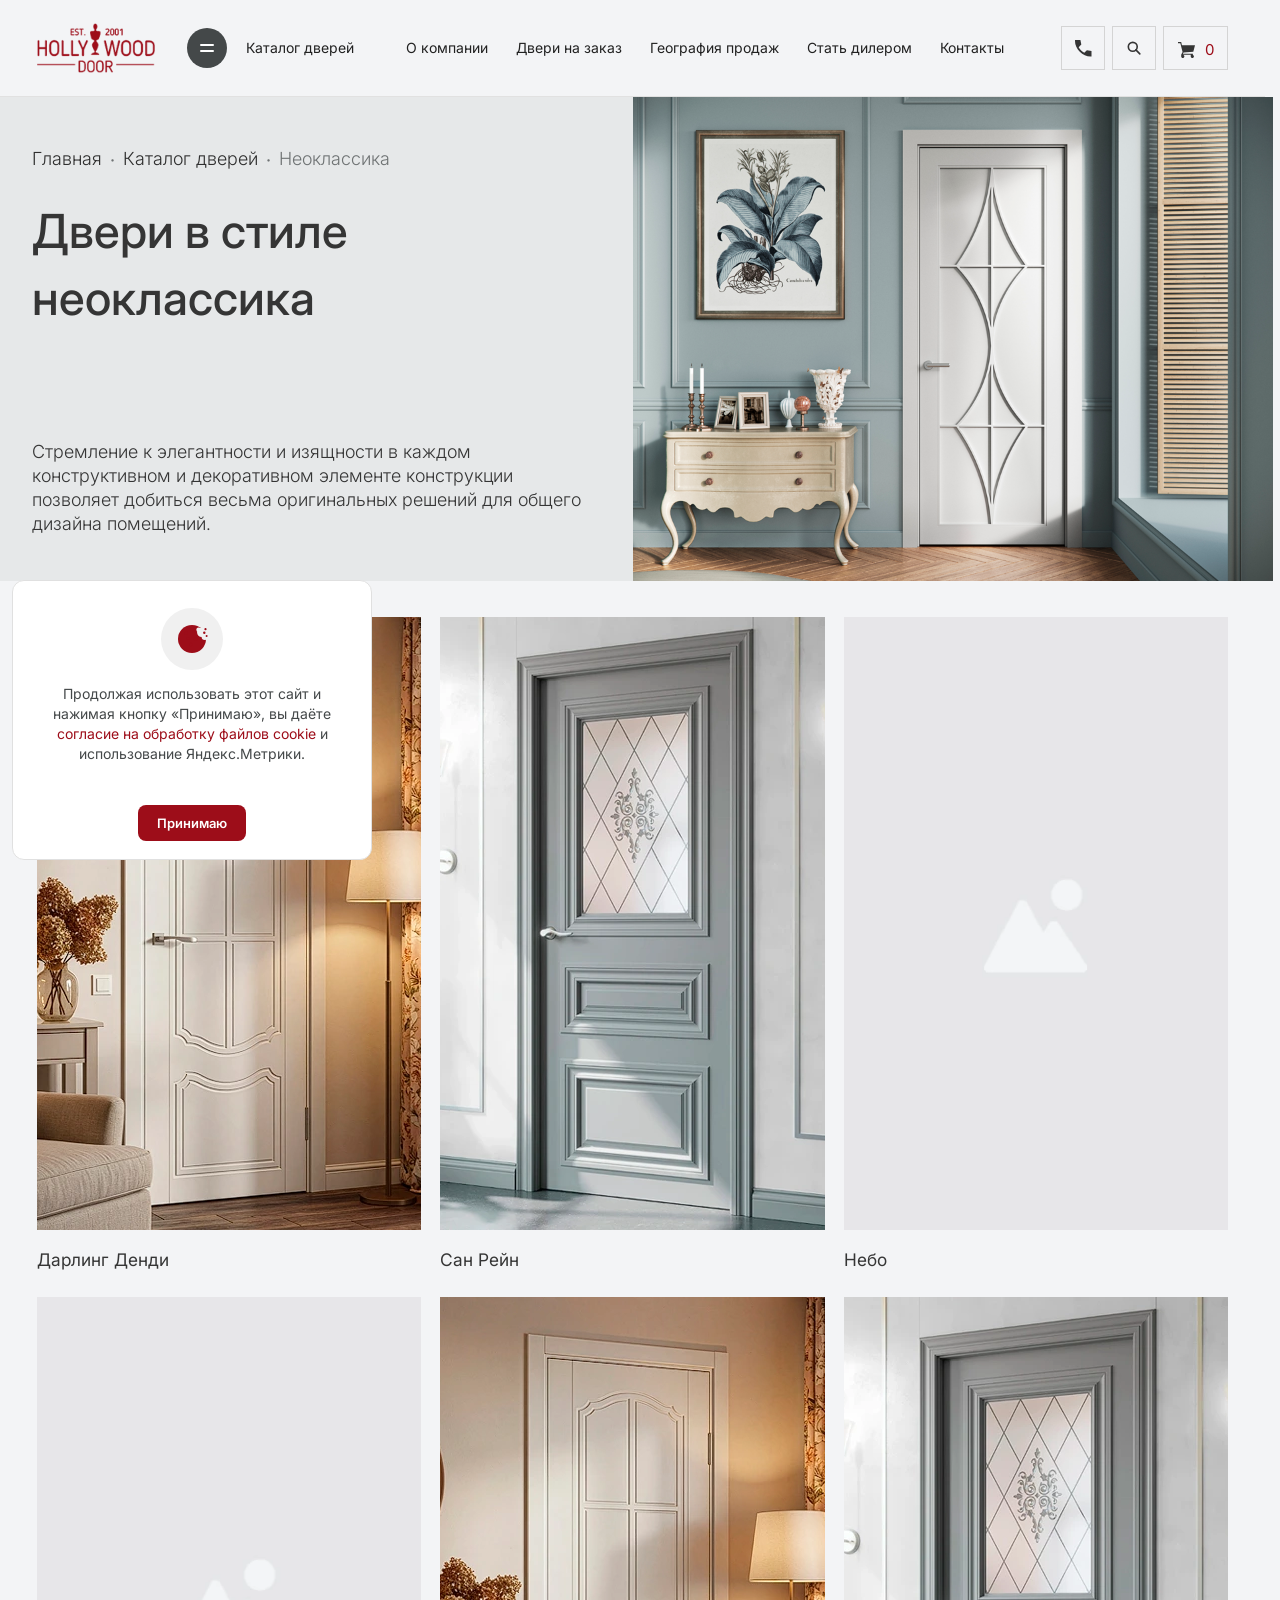
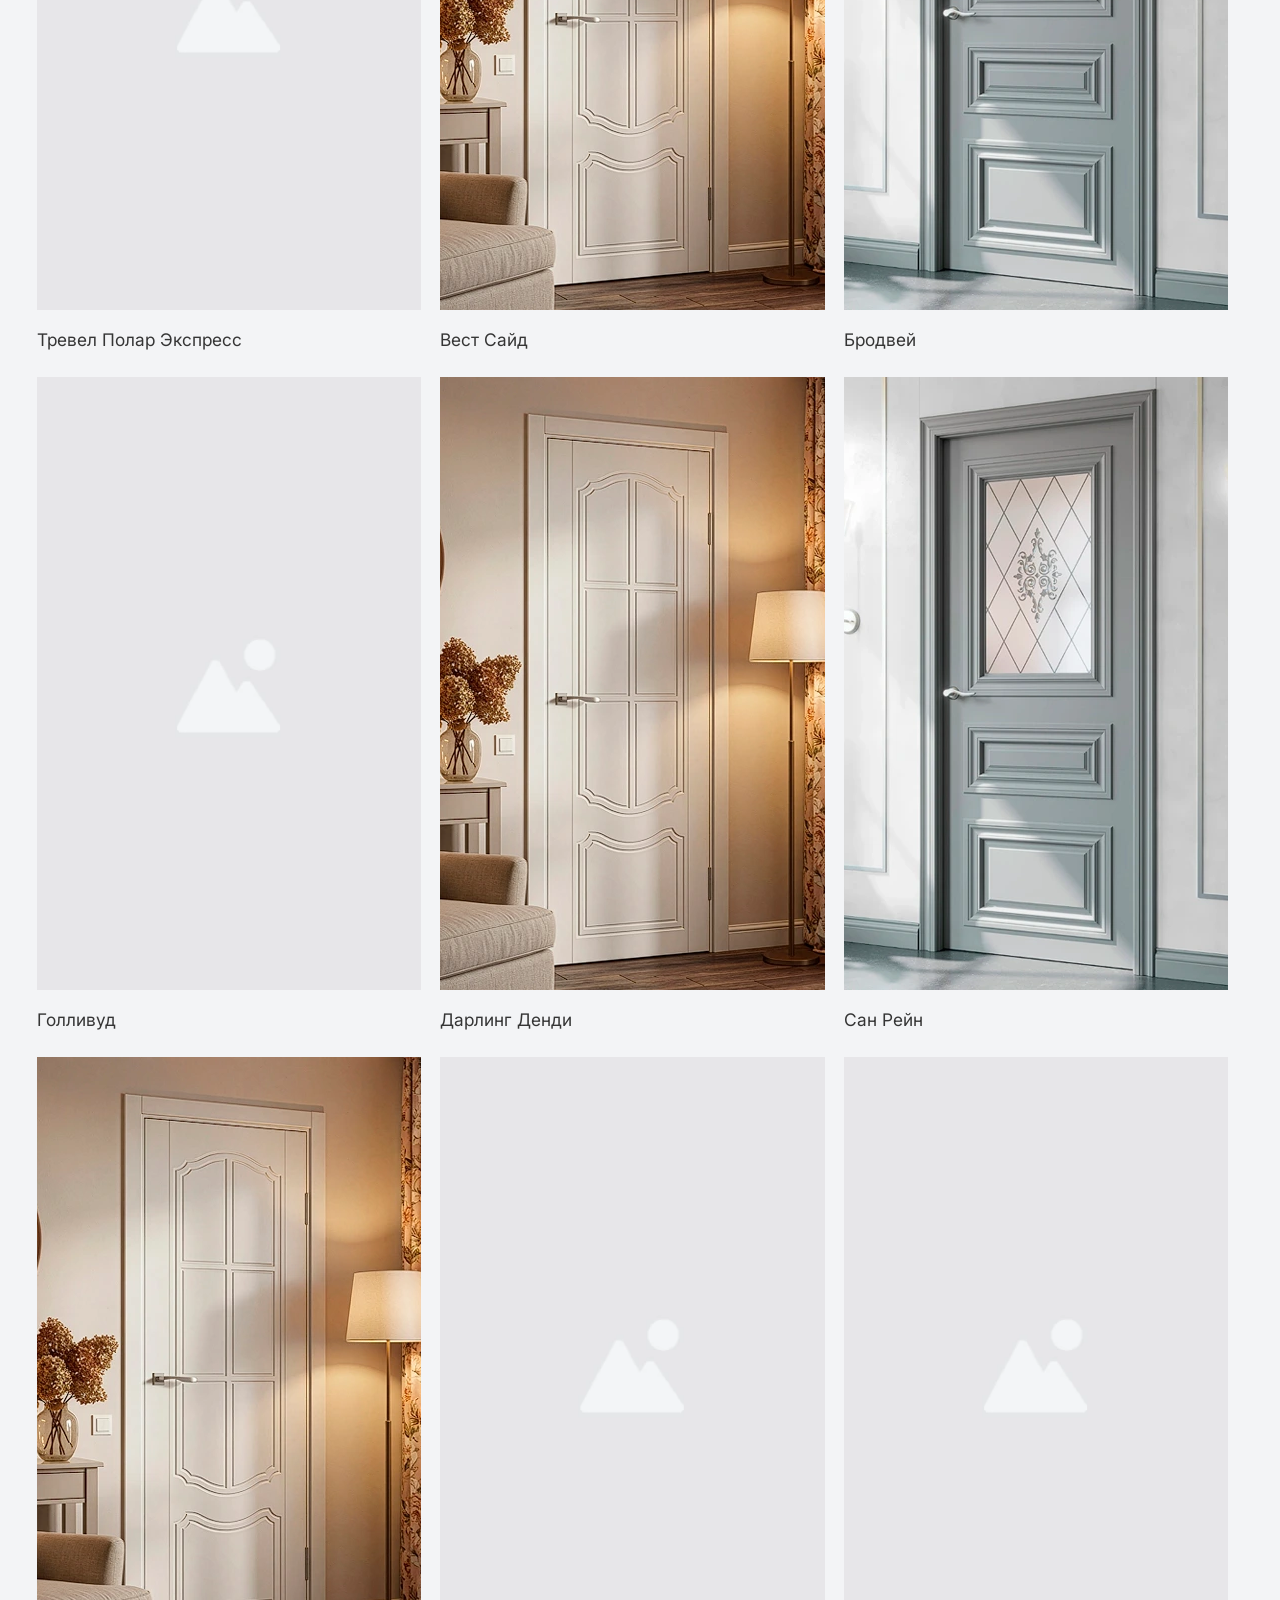
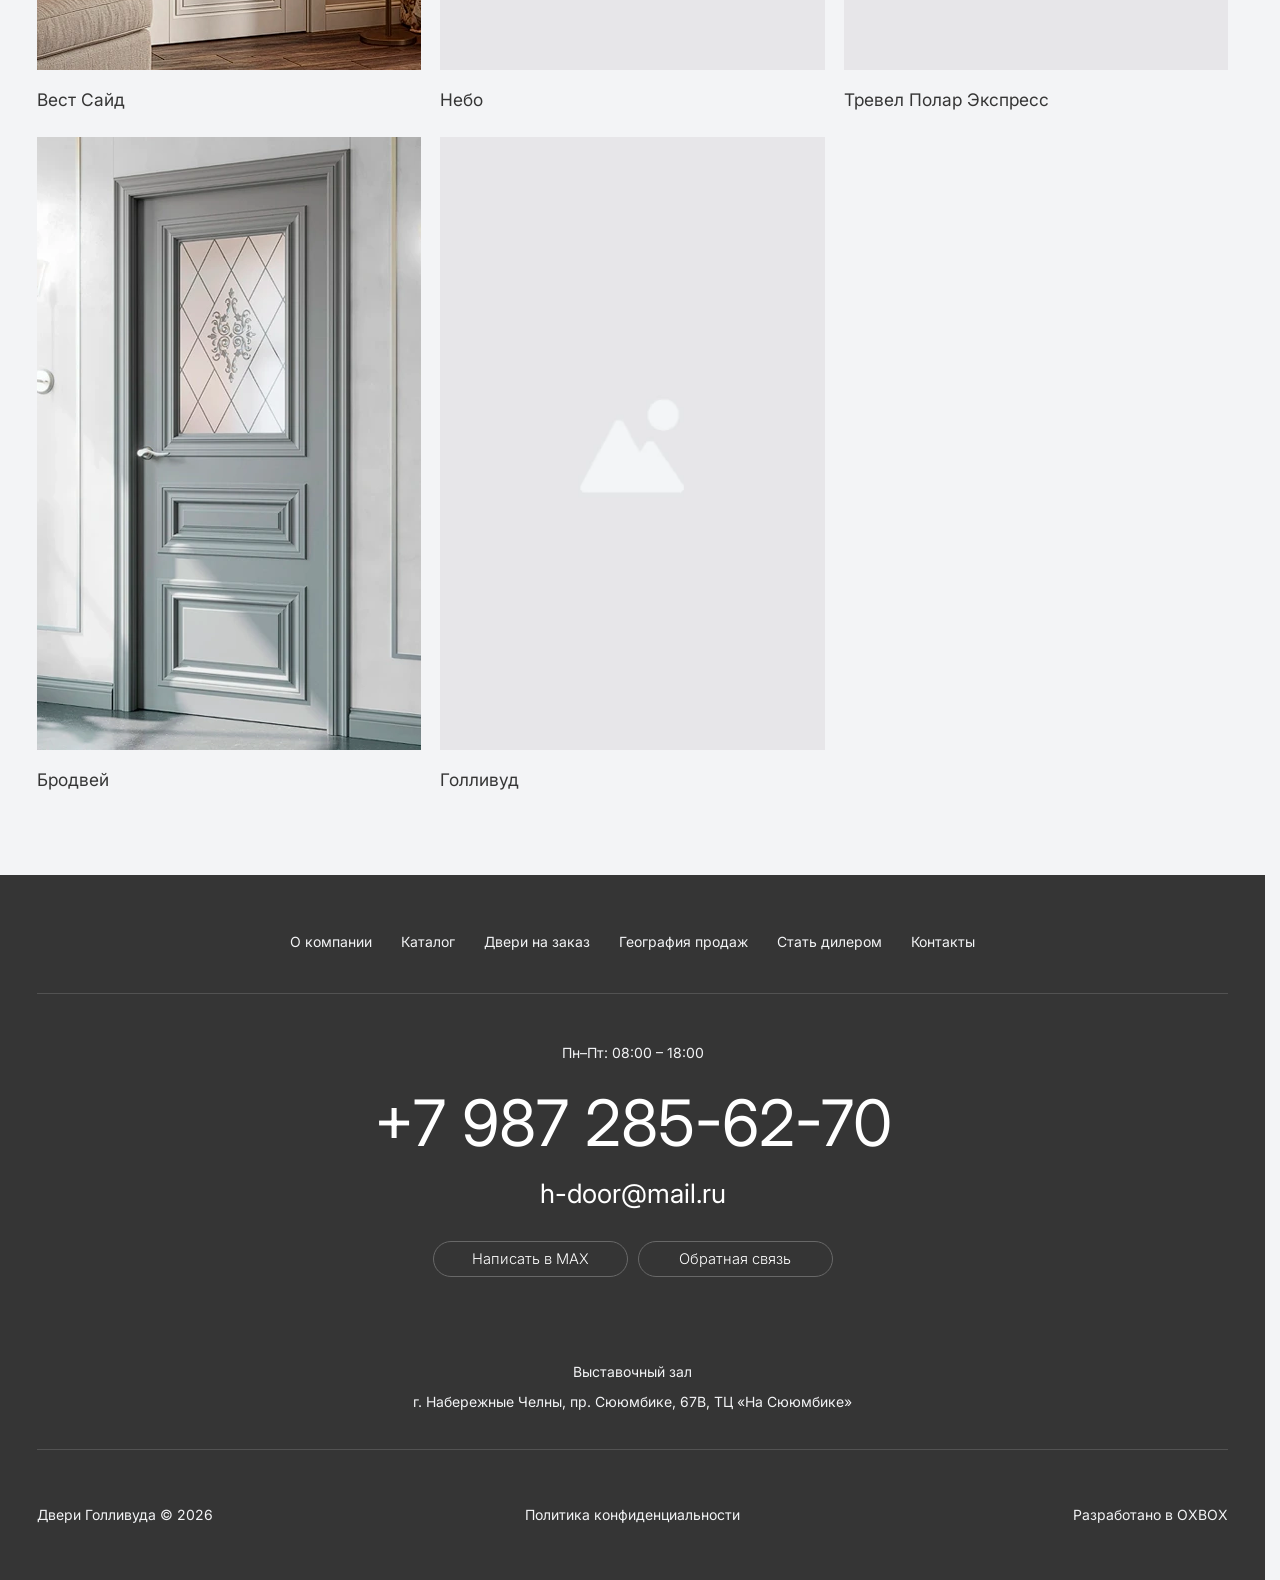
<file: katalog-neoklassika.html>
﻿<!DOCTYPE html>
<html lang="ru">
  <head>
    <meta charset="utf-8" />
    <meta name="viewport" content="width=device-width, initial-scale=1" />
    <title>Неоклассика — каталог дверей | Двери Голливуда</title>
    <link rel="preconnect" href="https://fonts.googleapis.com" />
    <link rel="preconnect" href="https://fonts.gstatic.com" crossorigin />
    <link
      href="https://fonts.googleapis.com/css2?family=Inter:wght@300;400;500;600;700&display=swap"
      rel="stylesheet"
    />
    <link rel="stylesheet" href="style.css?v=432" />
  </head>
  <body id="top" class="page-catalog">
    <header class="site-header">
      <div class="container site-header__inner">
        <div class="site-header__cluster">
          <div class="site-header__start brand">
            <a href="index.html" class="logo" aria-label="Двери Голливуда на главную">
              <img class="logo__img" src="assets/Logo.webp" width="154" height="64" alt="Hollywood Door" />
            </a>
            <button type="button" id="catalogMegaOpen" class="nav__catalog-btn" aria-label="Открыть каталог дверей" aria-haspopup="true" aria-expanded="false" aria-controls="catalogMega">
              <svg class="nav__catalog-icon" viewBox="0 0 40 40" width="40" height="40" aria-hidden="true">
                <circle class="nav__catalog-icon__circle" cx="20" cy="20" r="20" />
                <rect class="nav__catalog-icon__line" x="13" y="16" width="14" height="2" rx="1" />
                <rect class="nav__catalog-icon__line" x="13" y="22" width="14" height="2" rx="1" />
              </svg>
            </button>
            <a class="nav__catalog-text" href="index.html#collections">Каталог дверей</a>
          </div>
          <nav class="site-header__nav nav" aria-label="Основное меню">
            <a class="nav__link" href="index.html#about">О компании</a>
            <a class="nav__link" href="index.html#custom">Двери на заказ</a>
            <a class="nav__link" href="index.html#geo">География продаж</a>
            <a class="nav__link" href="index.html#dealers">Стать дилером</a>
            <a class="nav__link" href="index.html#contacts">Контакты</a>
          </nav>
        </div>
        <div class="site-header__end header-tools">
          <div class="header-tools__contact">
            <a class="header-tools__max" href="#" data-open-consult-modal aria-label="Написать в MAX">MAX</a>
            <div class="header-tools__phone-wrap">
            <button type="button" class="header-tools__phone" data-open-consult-modal aria-label="Заказать звонок">
              <span class="header-tool-block header-tool-block--phone">
                <svg class="header-tool-block__frame" viewBox="0 0 48 47" width="48" height="47" aria-hidden="true" preserveAspectRatio="none"><rect class="header-tool-block__frame-shape" x="0.5" y="0.5" width="47" height="46" rx="0" stroke="currentColor"/></svg>
                <span class="header-tool-block__inner">
                  <svg class="header-tools__phone-svg" viewBox="0 0 17 17" width="17" height="17" fill="none" aria-hidden="true">
                    <path d="M0 0.9625C0 0.80972 0.00367016 0.6493 0.0110002 0.48125C0.0189402 0.31319 0.0305498 0.15278 0.0458298 0H5.40833L6.325 4.58333L3.66667 7.2417C4.36944 8.4028 5.20208 9.4686 6.1646 10.439C7.1271 11.4088 8.1583 12.2146 9.2583 12.8562L11.8938 10.2437L16.5 11.0917V16.4542C16.3472 16.4847 16.1868 16.5 16.0187 16.5H15.5375C13.5667 16.5 11.6456 16.0606 9.7744 15.1818C7.9026 14.3037 6.241 13.1426 4.78958 11.6985C3.33819 10.2551 2.17708 8.5977 1.30625 6.7265C0.43542 4.85467 0 2.93333 0 0.9625Z" fill="currentColor" />
                  </svg>
                </span>
              </span>
            </button>
            <span class="header-tools__phone-text">+7 987 285 62 70</span>
            </div>
          </div>
          <button type="button" class="header-tools__search header-tools__icon" aria-label="Поиск">
            <span class="header-tool-block header-tool-block--search">
              <svg class="header-tool-block__frame" viewBox="0 0 48 47" width="48" height="47" aria-hidden="true" preserveAspectRatio="none"><rect class="header-tool-block__frame-shape" x="0.5" y="0.5" width="47" height="46" rx="0" stroke="currentColor"/></svg>
              <span class="header-tool-block__inner"><svg class="header-tools__search-svg" viewBox="0 0 13 13" width="15" height="15" aria-hidden="true"><circle cx="5" cy="5" r="3.85" fill="none" stroke="currentColor" stroke-width="1.4"/><path d="M7.7 7.7L11.1 11.1" fill="none" stroke="currentColor" stroke-width="1.4" stroke-linecap="round"/></svg></span>
            </span>
          </button>
          <a class="header-tools__cart" href="basket.html" aria-label="Корзина">
            <span class="header-tool-block header-tool-block--cart">
              <svg class="header-tool-block__frame" viewBox="0 0 48 47" width="48" height="47" aria-hidden="true" preserveAspectRatio="none"><rect class="header-tool-block__frame-shape" x="0.5" y="0.5" width="47" height="46" rx="0" stroke="currentColor"/></svg>
              <span class="header-tool-block__inner header-tool-block__inner--cart">
                <svg class="header-tools__cart-svg" viewBox="0 0 16 16" width="17" height="17" aria-hidden="true">
                  <path fill="currentColor" d="M14 13.1v-1.1h-9.4l0.6-1.1 9.2-0.9 1.6-6h-12.3l-0.7-3h-3v1h2.2l2.1 8.4-1.3 2.6v1.5c0 0.8 0.7 1.5 1.5 1.5s1.5-0.7 1.5-1.5-0.7-1.5-1.5-1.5h7.5v1.5c0 0.8 0.7 1.5 1.5 1.5s1.5-0.7 1.5-1.5c0-0.7-0.4-1.2-1-1.4z" />
                </svg>
                <span class="header-tools__badge">0</span>
              </span>
            </span>
          </a>
          <button type="button" class="header-tools__menu" aria-label="Открыть меню">
            <span class="header-tool-block header-tool-block--menu">
              <svg class="header-tool-block__frame" viewBox="0 0 48 47" width="48" height="47" aria-hidden="true" preserveAspectRatio="none"><rect class="header-tool-block__frame-shape" x="0.5" y="0.5" width="47" height="46" rx="0" stroke="currentColor"/></svg>
              <span class="header-tool-block__inner">
                <span class="header-tools__menu-bars" aria-hidden="true"></span>
              </span>
            </span>
          </button>
        </div>
      </div>
    </header>

    <div class="catalog-mega" id="catalogMega" hidden aria-hidden="true">
      <div class="catalog-mega__backdrop"></div>
      <div class="container catalog-mega__sheet-wrap">
        <div class="catalog-mega__sheet" role="dialog" aria-modal="true" aria-labelledby="catalogMegaTitle">
          <div class="catalog-mega__inner">
            <h2 id="catalogMegaTitle" class="visually-hidden">Каталог дверей</h2>
            <div class="catalog-mega__layout">
              <aside class="catalog-mega__sidebar" aria-label="Стили дверей">
                <ul class="catalog-mega__primary">
                  <li><a href="katalog-neoklassika.html" id="mega-parent-neo" data-mega-subpanel="mega-sub-neo" aria-controls="mega-sub-neo" aria-expanded="false">Неоклассика</a></li>
                  <li><a href="index.html#col-classic" id="mega-parent-classic" data-mega-subpanel="mega-sub-classic" aria-controls="mega-sub-classic" aria-expanded="false">Классика</a></li>
                  <li><a href="index.html#col-modern" id="mega-parent-modern" data-mega-subpanel="mega-sub-modern" aria-controls="mega-sub-modern" aria-expanded="false">Современный стиль</a></li>
                </ul>
              </aside>
              <div class="catalog-mega__main">
                <div class="catalog-mega__cols">
                  <div class="catalog-mega__sub-panel" id="mega-sub-neo" hidden>
                    <ul class="catalog-mega__sub">
                      <li><a href="kollektsiya-premera.html">Дарлинг Денди</a></li>
                      <li><a href="kollektsiya-premera.html">Сан Рейн</a></li>
                      <li><a href="kollektsiya-premera.html">Небо</a></li>
                      <li><a href="kollektsiya-premera.html">Тревел Полар Экспресс</a></li>
                      <li><a href="kollektsiya-premera.html">Вест Сайд</a></li>
                      <li><a href="kollektsiya-premera.html">Бродвей</a></li>
                      <li><a href="kollektsiya-premera.html">Голливуд</a></li>
                    </ul>
                  </div>
                  <div class="catalog-mega__sub-panel" id="mega-sub-classic" hidden>
                    <ul class="catalog-mega__sub">
                      <li><a href="index.html#col-classic">Монреаль</a></li>
                      <li><a href="index.html#col-classic">Версаль</a></li>
                      <li><a href="index.html#col-classic">Олимп</a></li>
                      <li><a href="index.html#col-classic">Рим</a></li>
                      <li><a href="index.html#col-classic">Вена</a></li>
                      <li><a href="index.html#col-classic">Прага</a></li>
                      <li><a href="index.html#col-classic">Лондон</a></li>
                    </ul>
                  </div>
                  <div class="catalog-mega__sub-panel" id="mega-sub-modern" hidden>
                    <ul class="catalog-mega__sub">
                      <li><a href="index.html#col-modern">Милан</a></li>
                      <li><a href="index.html#col-modern">Токио</a></li>
                      <li><a href="index.html#col-modern">Берлин</a></li>
                      <li><a href="index.html#col-modern">Париж</a></li>
                      <li><a href="index.html#col-modern">Нью-Йорк</a></li>
                      <li><a href="index.html#col-modern">Сидней</a></li>
                      <li><a href="index.html#col-modern">Дубай</a></li>
                    </ul>
                  </div>
                </div>
              </div>
            </div>
          </div>
        </div>
      </div>
    </div>

    <div class="mobile-menu" id="mobileMenu" aria-hidden="true" hidden>
      <div class="mobile-menu__backdrop"></div>
            <div class="mobile-menu__panel">
        <a href="index.html" class="mobile-menu__brand" aria-label="На главную">
          <img class="logo__img mobile-menu__logo" src="assets/Logo.webp" width="154" height="64" alt="Hollywood Door" />
        </a>
        <button type="button" class="mobile-menu__close" aria-label="Закрыть меню">&times;</button>
        <nav class="mobile-menu__links" aria-label="Мобильное меню">
          <a href="index.html">Главная</a>
          <a href="katalog-neoklassika.html">Каталог Неоклассика</a>
          <a href="kollektsiya-premera.html">Коллекция Примьера</a>
          <a href="tovar-layt-01.html">Карточка товара</a>
          <a href="404.html">404</a>
        </nav>
        <div class="mobile-menu__footer">
          <div class="mobile-menu__rule" aria-hidden="true"></div>
          <a class="mobile-menu__phone" href="tel:+79872856270">+7 987 285-62-70</a>
          <button type="button" class="mobile-menu__order" data-open-consult-modal>
            Заказать
          </button>
        </div>
      </div>
    </div>

    <main class="door-catalog-page">
      <div class="door-catalog-intro">
        <div class="door-catalog-intro__crumb">
          <nav class="door-catalog__breadcrumbs" aria-label="Хлебные крошки">
            <a href="index.html">Главная</a>
            <span class="door-catalog__breadcrumbs-sep" aria-hidden="true">•</span>
            <a href="index.html#collections">Каталог дверей</a>
            <span class="door-catalog__breadcrumbs-sep" aria-hidden="true">•</span>
            <span class="door-catalog__breadcrumbs-current">Неоклассика</span>
          </nav>
          <p class="door-catalog-intro__heading">Двери в стиле неоклассика</p>
          <p class="door-catalog-intro__desc">
            <span class="door-catalog-intro__desc-line">Стремление к элегантности и изящности в каждом конструктивном и декоративном элементе конструкции позволяет добиться весьма оригинальных решений для общего дизайна помещений.</span>
          </p>
        </div>
        <div class="door-catalog-intro__visual">
          <img src="assets/Neoclass.webp" width="960" height="726" alt="Коллекция Неоклассика" />
        </div>
      </div>

      <section class="door-catalog-listing" aria-label="Каталог: Неоклассика">
        <div class="container">
          <ul class="door-catalog-grid" id="doorCatalogGrid">
          <li class="door-catalog-grid__item">
            <a class="door-card door-card--link" href="kollektsiya-premera.html">
              <div class="door-card__img"><img src="assets/Dveri1.webp" width="492" height="762" alt="Дарлинг Денди" loading="lazy" /></div>
              <h2 class="door-card__name">Дарлинг Денди</h2>
            </a>
          </li>
          <li class="door-catalog-grid__item">
            <a class="door-card door-card--link" href="kollektsiya-premera.html">
              <div class="door-card__img"><img src="assets/Dveri2.webp" width="492" height="762" alt="Сан Рейн" loading="lazy" /></div>
              <h2 class="door-card__name">Сан Рейн</h2>
            </a>
          </li>
          <li class="door-catalog-grid__item">
            <a class="door-card door-card--link" href="kollektsiya-premera.html">
              <div class="door-card__img door-card__img--placeholder"></div>
              <h2 class="door-card__name">Небо</h2>
            </a>
          </li>
          <li class="door-catalog-grid__item">
            <a class="door-card door-card--link" href="kollektsiya-premera.html">
              <div class="door-card__img door-card__img--placeholder"></div>
              <h2 class="door-card__name">Тревел Полар Экспресс</h2>
            </a>
          </li>
          <li class="door-catalog-grid__item">
            <a class="door-card door-card--link" href="kollektsiya-premera.html">
              <div class="door-card__img"><img src="assets/Dveri1.webp" width="492" height="762" alt="Вест Сайд" loading="lazy" /></div>
              <h2 class="door-card__name">Вест Сайд</h2>
            </a>
          </li>
          <li class="door-catalog-grid__item">
            <a class="door-card door-card--link" href="kollektsiya-premera.html">
              <div class="door-card__img"><img src="assets/Dveri2.webp" width="492" height="762" alt="Бродвей" loading="lazy" /></div>
              <h2 class="door-card__name">Бродвей</h2>
            </a>
          </li>
          <li class="door-catalog-grid__item">
            <a class="door-card door-card--link" href="kollektsiya-premera.html">
              <div class="door-card__img door-card__img--placeholder"></div>
              <h2 class="door-card__name">Голливуд</h2>
            </a>
          </li>
          <li class="door-catalog-grid__item">
            <a class="door-card door-card--link" href="kollektsiya-premera.html">
              <div class="door-card__img"><img src="assets/Dveri1.webp" width="492" height="762" alt="Дарлинг Денди" loading="lazy" /></div>
              <h2 class="door-card__name">Дарлинг Денди</h2>
            </a>
          </li>
          <li class="door-catalog-grid__item">
            <a class="door-card door-card--link" href="kollektsiya-premera.html">
              <div class="door-card__img"><img src="assets/Dveri2.webp" width="492" height="762" alt="Сан Рейн" loading="lazy" /></div>
              <h2 class="door-card__name">Сан Рейн</h2>
            </a>
          </li>
          <li class="door-catalog-grid__item">
            <a class="door-card door-card--link" href="kollektsiya-premera.html">
              <div class="door-card__img"><img src="assets/Dveri1.webp" width="492" height="762" alt="Вест Сайд" loading="lazy" /></div>
              <h2 class="door-card__name">Вест Сайд</h2>
            </a>
          </li>
          <li class="door-catalog-grid__item">
            <a class="door-card door-card--link" href="kollektsiya-premera.html">
              <div class="door-card__img door-card__img--placeholder"></div>
              <h2 class="door-card__name">Небо</h2>
            </a>
          </li>
          <li class="door-catalog-grid__item">
            <a class="door-card door-card--link" href="kollektsiya-premera.html">
              <div class="door-card__img door-card__img--placeholder"></div>
              <h2 class="door-card__name">Тревел Полар Экспресс</h2>
            </a>
          </li>
          <li class="door-catalog-grid__item">
            <a class="door-card door-card--link" href="kollektsiya-premera.html">
              <div class="door-card__img"><img src="assets/Dveri2.webp" width="492" height="762" alt="Бродвей" loading="lazy" /></div>
              <h2 class="door-card__name">Бродвей</h2>
            </a>
          </li>
          <li class="door-catalog-grid__item">
            <a class="door-card door-card--link" href="kollektsiya-premera.html">
              <div class="door-card__img door-card__img--placeholder"></div>
              <h2 class="door-card__name">Голливуд</h2>
            </a>
          </li>
          </ul>
        </div>
      </section>
    </main>

    <footer class="site-footer" id="contacts">
      <div class="container site-footer__inner">
        <div class="site-footer__bar">
          <a href="index.html" class="site-footer__brand" aria-label="На главную">
            <img class="logo__img site-footer__logo" src="assets/Logo.webp" width="154" height="64" alt="Hollywood Door" />
          </a>
          <a href="#top" class="site-footer__totop">Наверх</a>
        </div>
        <nav class="site-footer__nav" aria-label="Навигация в подвале">
          <a href="index.html#about">О компании</a>
          <a href="index.html#collections">Каталог</a>
          <a href="index.html#custom">Двери на заказ</a>
          <a href="index.html#geo">География продаж</a>
          <a href="index.html#dealers">Стать дилером</a>
          <a href="index.html#contacts">Контакты</a>
        </nav>
        <div class="site-footer__rule" aria-hidden="true"></div>
        <div class="site-footer__main">
          <p class="site-footer__hours">Пн–Пт: 08:00 – 18:00</p>
          <a class="site-footer__phone" href="tel:+79872856270">+7 987 285-62-70</a>
          <a class="site-footer__email" href="mailto:h-door@mail.ru">h-door@mail.ru</a>
          <div class="site-footer__actions">
            <a class="site-footer__btn" href="#" id="maxContactBtn">Написать в MAX</a>
            <button type="button" class="site-footer__btn" id="callbackBtn">Обратная связь</button>
          </div>
        </div>
        <div class="site-footer__rule" aria-hidden="true"></div>
        <div class="site-footer__hall">
          <p class="site-footer__hall-label">Выставочный зал</p>
          <p class="site-footer__address">г. Набережные Челны, пр. Сююмбике, 67В, ТЦ «На Сююмбике»</p>
        </div>
        <div class="site-footer__rule site-footer__rule--end" aria-hidden="true"></div>
        <nav class="site-footer__legal" aria-label="Документы и соглашения">
          <a href="PolitikaConfidencialnosti.html">Политика конфиденциальности</a>
          <a href="SoglasieNaObrabotky.html" class="site-footer__legal-extra">Согласие на обработку персональных данных</a>
          <a href="SoglasieCookie.html">Согласие на обработку cookie</a>
          <a href="PublichnayaAferta.html" class="site-footer__legal-extra">Публичная оферта</a>
                    <a href="Ysloviya.html" class="site-footer__legal-extra">Условия</a>
        </nav>

        <div class="site-footer__rule site-footer__rule--meta-mobile" aria-hidden="true"></div>

        <div class="site-footer__bottom">
          <span class="site-footer__copy">Двери Голливуда © 2026</span>
          <a class="site-footer__bottom-link site-footer__bottom-link--dup" href="PolitikaConfidencialnosti.html">Политика конфиденциальности</a>
          <a class="site-footer__bottom-link site-footer__bottom-link--credit" href="https://oxbox.ru/" target="_blank" rel="noopener noreferrer">Разработано в OXBOX</a>
        </div>
      </div>
    </footer>

    <div class="header-search-overlay" id="headerSearchOverlay" hidden>
      <div class="header-search-overlay__inner">
        <form class="header-search-overlay__form" id="headerSearchForm" action="#" method="get">
          <label class="header-search-overlay__label">
            <input type="text" name="q" placeholder=" " autocomplete="off" aria-label="Поиск" />
            <span class="header-search-overlay__label-text">Введите название</span>
          </label>
          <button type="submit">Найти</button>
        </form>
        <button type="button" class="header-search-overlay__close" aria-label="Закрыть поиск"></button>
      </div>
    </div>

    <div class="consult-modal" id="consultModal" aria-hidden="true">
      <div class="consult-modal__backdrop"></div>
      <div class="consult-modal__dialog" role="dialog" aria-labelledby="consultModalTitle">
        <button type="button" class="consult-modal__close" aria-label="Закрыть">&times;</button>
        <h3 class="consult-modal__title" id="consultModalTitle">Заявка на консультацию</h3>
        <form class="consult-modal__form" id="consultModalForm">
          <div class="consult-modal__field">
            <label class="consult-modal__label">
              <input type="text" name="name" placeholder=" " autocomplete="name" inputmode="text" aria-label="Ваше имя" />
              <span class="consult-modal__label-text">Ваше имя</span>
            </label>
          </div>
          <div class="consult-modal__field">
            <label class="consult-modal__label">
              <input type="tel" name="phone" placeholder=" " autocomplete="tel" />
              <span class="consult-modal__label-text">Номер телефона</span>
            </label>
          </div>
          <label class="consult-modal__checkbox">
            <input type="checkbox" />
            <a href="SoglasieNaObrabotky.html">Соглашаюсь с обработкой персональных данных</a>
          </label>
          <button type="submit" class="consult-modal__submit">Перезвоните мне</button>
          <p class="consult-modal__note">
            Отправляя заявку, вы принимаете условия <a href="PublichnayaAferta.html">публичной оферты</a> и подтверждаете согласие с
            <a href="PolitikaConfidencialnosti.html">политикой обработки персональных данных</a>.
          </p>
        </form>
      </div>
    </div>

    <div class="cookie-banner" id="cookieBanner" role="region" aria-label="Уведомление о cookie" hidden>
      <span class="cookie-banner__icon" aria-hidden="true">
        <svg width="48" height="48" viewBox="0 0 40 40" fill="none" xmlns="http://www.w3.org/2000/svg">
          <defs>
            <mask id="cookieBiteMaskNeo">
              <rect width="40" height="40" fill="#ffffff" />
              <circle cx="29.7" cy="13.4" r="4.6" fill="#000000" />
              <circle cx="32.9" cy="17.8" r="3.3" fill="#000000" />
              <circle cx="26.7" cy="10.8" r="2.4" fill="#000000" />
            </mask>
          </defs>
          <circle cx="20" cy="20" r="14" fill="#9d0d19" mask="url(#cookieBiteMaskNeo)" />
          <circle cx="14.3" cy="14.1" r="1.7" fill="#9d0d19" />
          <circle cx="21.6" cy="12.6" r="1.6" fill="#9d0d19" />
          <circle cx="16.2" cy="19.4" r="1.5" fill="#9d0d19" />
          <circle cx="23.7" cy="20.2" r="1.9" fill="#9d0d19" />
          <circle cx="18.8" cy="25.5" r="1.7" fill="#9d0d19" />
          <circle cx="32.3" cy="13.7" r="1.2" fill="#9d0d19" />
          <circle cx="34.6" cy="17.1" r="1" fill="#9d0d19" />
          <circle cx="33.5" cy="10.2" r="1.1" fill="#9d0d19" />
        </svg>
      </span>
      <p class="cookie-banner__text">
        Продолжая использовать этот сайт и нажимая кнопку «Принимаю», вы даёте
        <a href="SoglasieCookie.html" class="cookie-banner__link">согласие на обработку файлов cookie</a>
        и использование Яндекс.Метрики.
      </p>
      <button type="button" class="cookie-banner__btn" id="cookieBannerAccept">Принимаю</button>
    </div>

    <script src="main.js?v=28" defer></script>
  </body>
</html>
</file>
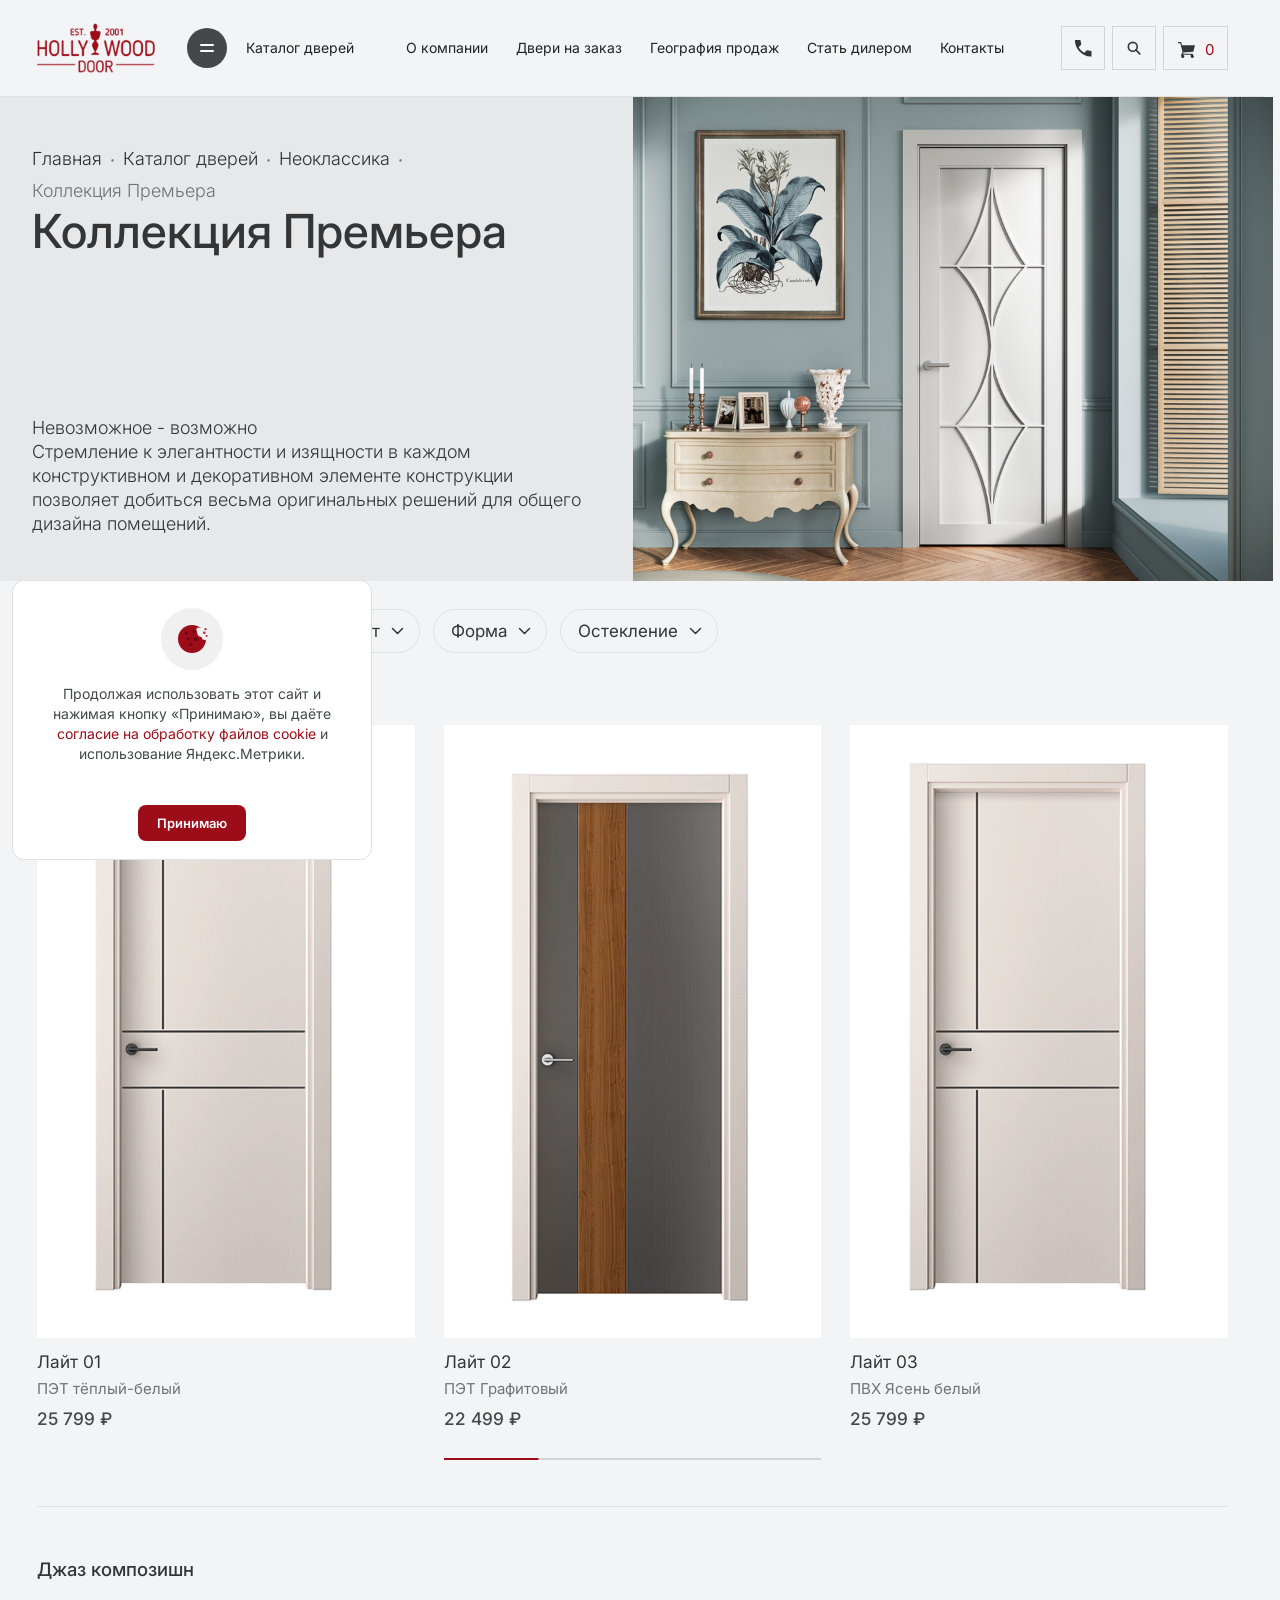
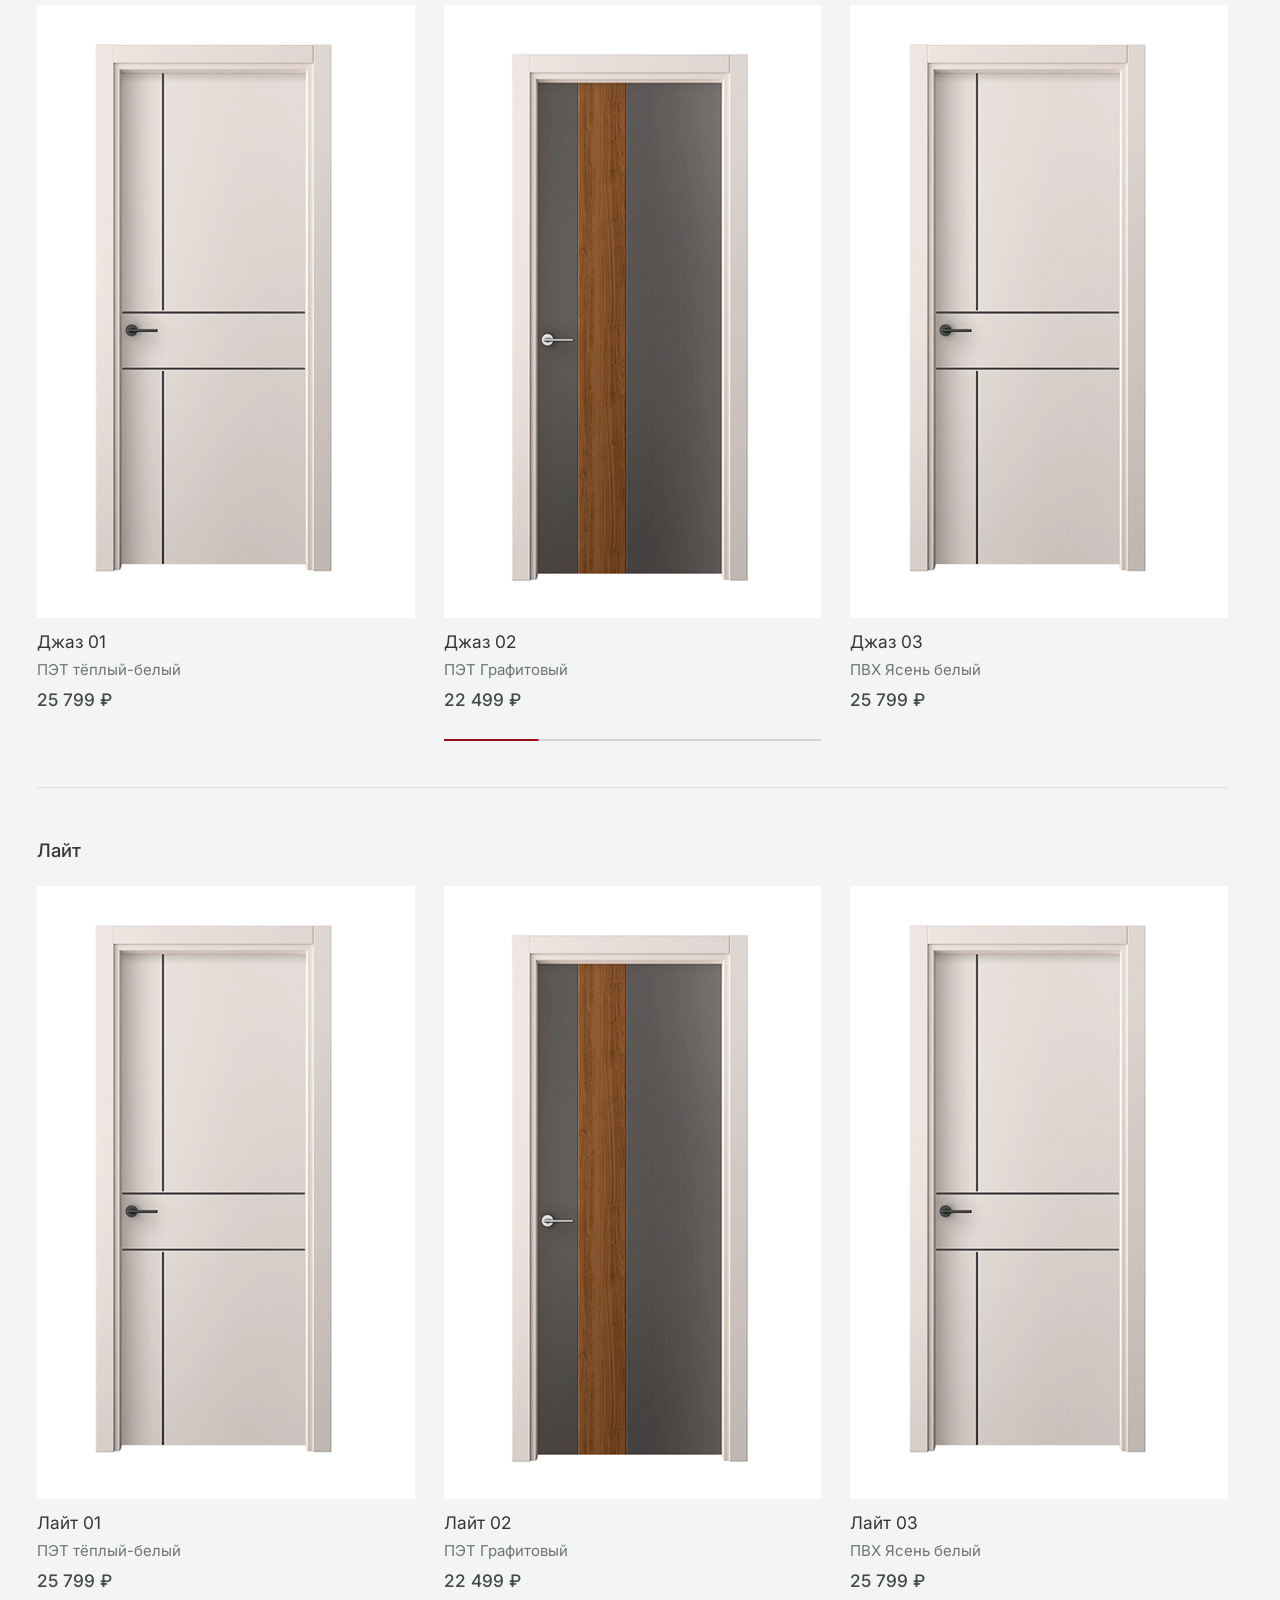
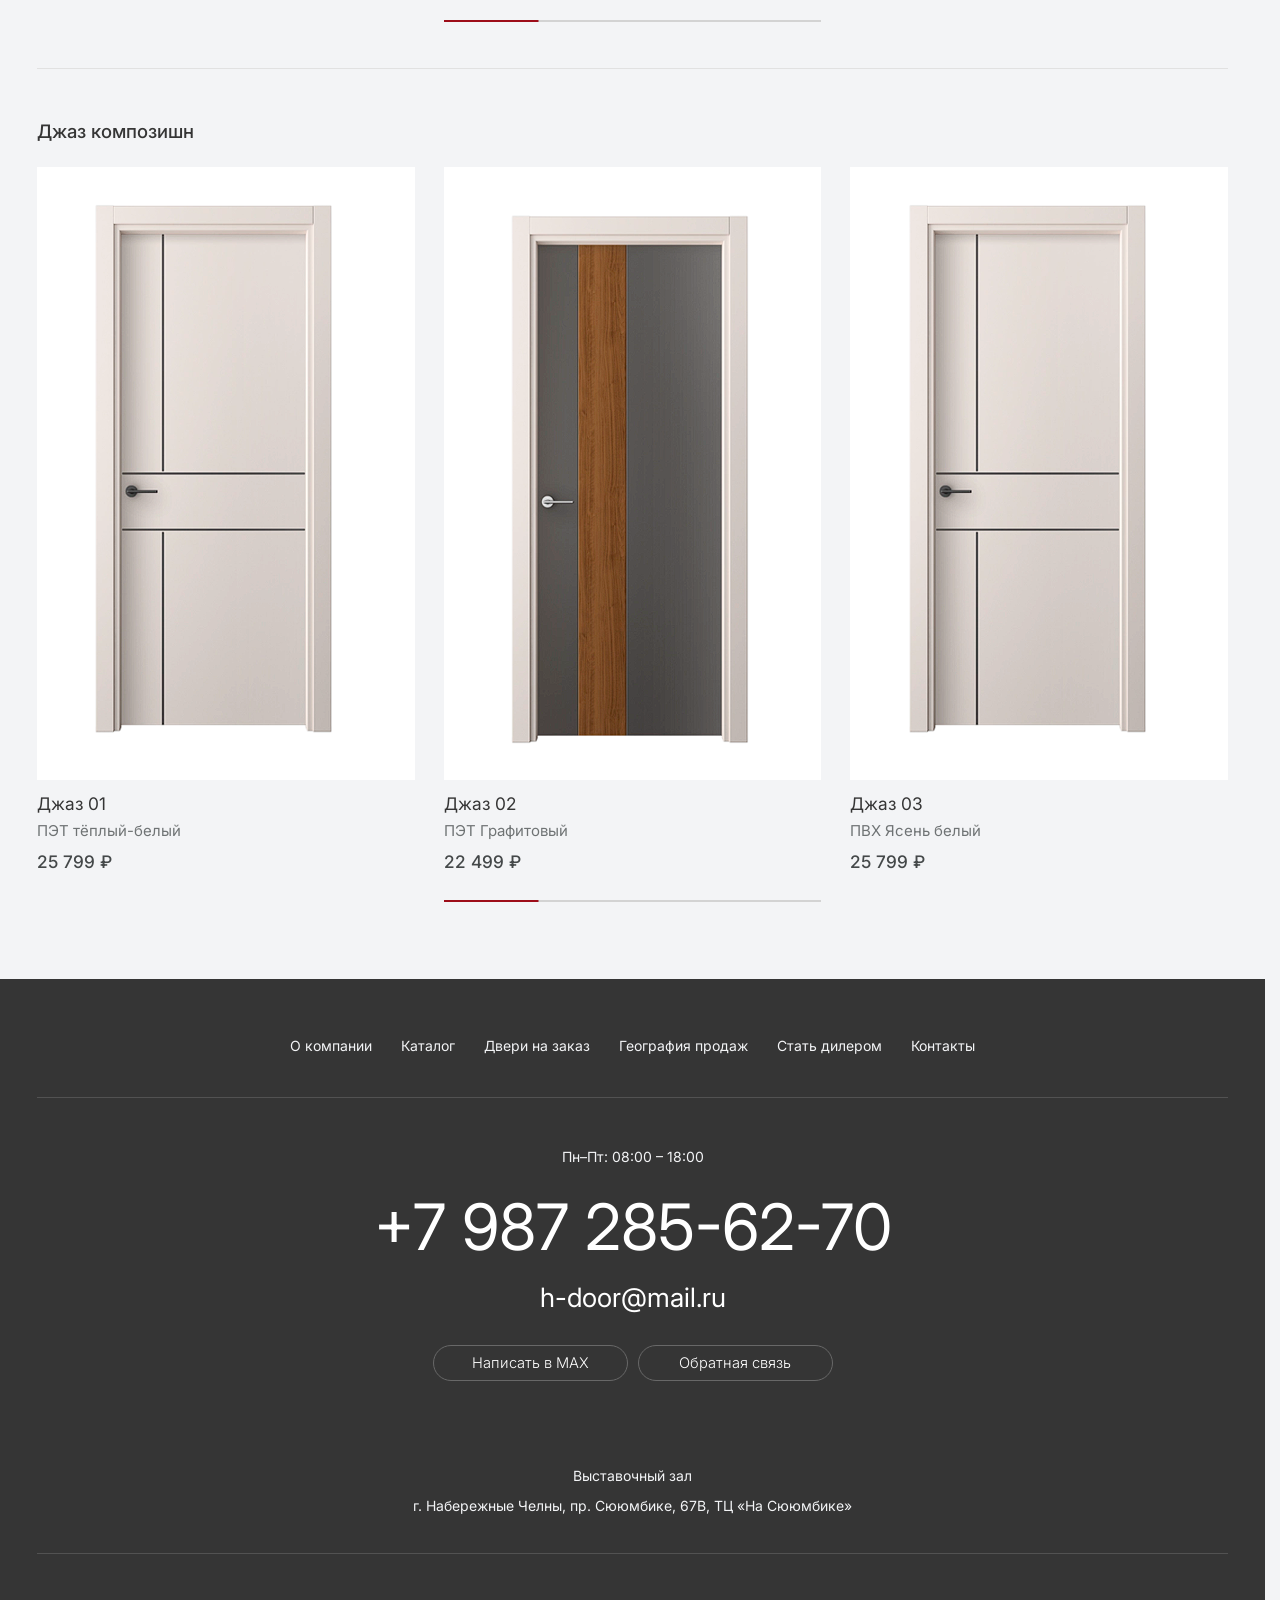
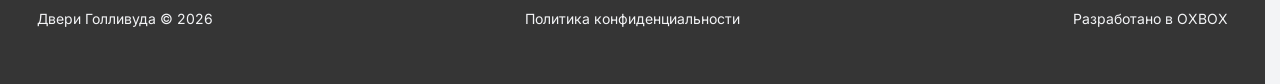
<file: kollektsiya-premera.html>
﻿<!DOCTYPE html>
<html lang="ru">
  <head>
    <meta charset="utf-8" />
    <meta name="viewport" content="width=device-width, initial-scale=1" />
    <title>Коллекция Премьера — каталог | Двери Голливуда</title>
    <link rel="preconnect" href="https://fonts.googleapis.com" />
    <link rel="preconnect" href="https://fonts.gstatic.com" crossorigin />
    <link
      href="https://fonts.googleapis.com/css2?family=Inter:wght@300;400;500;600;700&display=swap"
      rel="stylesheet"
    />
    <link rel="stylesheet" href="style.css?v=307" />
    <link rel="stylesheet" href="https://cdn.jsdelivr.net/npm/swiper@11/swiper-bundle.min.css" />
  </head>
  <body id="top" class="page-catalog page-collection">
    <header class="site-header">
      <div class="container site-header__inner">
        <div class="site-header__cluster">
          <div class="site-header__start brand">
            <a href="index.html" class="logo" aria-label="Двери Голливуда на главную">
              <img class="logo__img" src="assets/Logo.webp" width="154" height="64" alt="Hollywood Door" />
            </a>
            <button type="button" id="catalogMegaOpen" class="nav__catalog-btn" aria-label="Открыть каталог дверей" aria-haspopup="true" aria-expanded="false" aria-controls="catalogMega">
              <svg class="nav__catalog-icon" viewBox="0 0 40 40" width="40" height="40" aria-hidden="true">
                <circle class="nav__catalog-icon__circle" cx="20" cy="20" r="20" />
                <rect class="nav__catalog-icon__line" x="13" y="16" width="14" height="2" rx="1" />
                <rect class="nav__catalog-icon__line" x="13" y="22" width="14" height="2" rx="1" />
              </svg>
            </button>
            <a class="nav__catalog-text" href="index.html#collections">Каталог дверей</a>
          </div>
          <nav class="site-header__nav nav" aria-label="Основное меню">
            <a class="nav__link" href="index.html#about">О компании</a>
            <a class="nav__link" href="index.html#custom">Двери на заказ</a>
            <a class="nav__link" href="index.html#geo">География продаж</a>
            <a class="nav__link" href="index.html#dealers">Стать дилером</a>
            <a class="nav__link" href="index.html#contacts">Контакты</a>
          </nav>
        </div>
        <div class="site-header__end header-tools">
          <div class="header-tools__contact">
            <a class="header-tools__max" href="#" data-open-consult-modal aria-label="Написать в MAX">MAX</a>
            <div class="header-tools__phone-wrap">
            <button type="button" class="header-tools__phone" data-open-consult-modal aria-label="Заказать звонок">
              <span class="header-tool-block header-tool-block--phone">
                <svg class="header-tool-block__frame" viewBox="0 0 48 47" width="48" height="47" aria-hidden="true" preserveAspectRatio="none"><rect class="header-tool-block__frame-shape" x="0.5" y="0.5" width="47" height="46" rx="0" stroke="currentColor"/></svg>
                <span class="header-tool-block__inner">
                  <svg class="header-tools__phone-svg" viewBox="0 0 17 17" width="17" height="17" fill="none" aria-hidden="true">
                    <path d="M0 0.9625C0 0.80972 0.00367016 0.6493 0.0110002 0.48125C0.0189402 0.31319 0.0305498 0.15278 0.0458298 0H5.40833L6.325 4.58333L3.66667 7.2417C4.36944 8.4028 5.20208 9.4686 6.1646 10.439C7.1271 11.4088 8.1583 12.2146 9.2583 12.8562L11.8938 10.2437L16.5 11.0917V16.4542C16.3472 16.4847 16.1868 16.5 16.0187 16.5H15.5375C13.5667 16.5 11.6456 16.0606 9.7744 15.1818C7.9026 14.3037 6.241 13.1426 4.78958 11.6985C3.33819 10.2551 2.17708 8.5977 1.30625 6.7265C0.43542 4.85467 0 2.93333 0 0.9625Z" fill="currentColor" />
                  </svg>
                </span>
              </span>
            </button>
            <span class="header-tools__phone-text">+7 987 285 62 70</span>
            </div>
          </div>
          <button type="button" class="header-tools__search header-tools__icon" aria-label="Поиск">
            <span class="header-tool-block header-tool-block--search">
              <svg class="header-tool-block__frame" viewBox="0 0 48 47" width="48" height="47" aria-hidden="true" preserveAspectRatio="none"><rect class="header-tool-block__frame-shape" x="0.5" y="0.5" width="47" height="46" rx="0" stroke="currentColor"/></svg>
              <span class="header-tool-block__inner"><svg class="header-tools__search-svg" viewBox="0 0 13 13" width="15" height="15" aria-hidden="true"><circle cx="5" cy="5" r="3.85" fill="none" stroke="currentColor" stroke-width="1.4"/><path d="M7.7 7.7L11.1 11.1" fill="none" stroke="currentColor" stroke-width="1.4" stroke-linecap="round"/></svg></span>
            </span>
          </button>
          <a class="header-tools__cart" href="basket.html" aria-label="Корзина">
            <span class="header-tool-block header-tool-block--cart">
              <svg class="header-tool-block__frame" viewBox="0 0 48 47" width="48" height="47" aria-hidden="true" preserveAspectRatio="none"><rect class="header-tool-block__frame-shape" x="0.5" y="0.5" width="47" height="46" rx="0" stroke="currentColor"/></svg>
              <span class="header-tool-block__inner header-tool-block__inner--cart">
                <svg class="header-tools__cart-svg" viewBox="0 0 16 16" width="17" height="17" aria-hidden="true">
                  <path fill="currentColor" d="M14 13.1v-1.1h-9.4l0.6-1.1 9.2-0.9 1.6-6h-12.3l-0.7-3h-3v1h2.2l2.1 8.4-1.3 2.6v1.5c0 0.8 0.7 1.5 1.5 1.5s1.5-0.7 1.5-1.5-0.7-1.5-1.5-1.5h7.5v1.5c0 0.8 0.7 1.5 1.5 1.5s1.5-0.7 1.5-1.5c0-0.7-0.4-1.2-1-1.4z" />
                </svg>
                <span class="header-tools__badge">0</span>
              </span>
            </span>
          </a>
          <button type="button" class="header-tools__menu" aria-label="Открыть меню">
            <span class="header-tool-block header-tool-block--menu">
              <svg class="header-tool-block__frame" viewBox="0 0 48 47" width="48" height="47" aria-hidden="true" preserveAspectRatio="none"><rect class="header-tool-block__frame-shape" x="0.5" y="0.5" width="47" height="46" rx="0" stroke="currentColor"/></svg>
              <span class="header-tool-block__inner">
                <span class="header-tools__menu-bars" aria-hidden="true"></span>
              </span>
            </span>
          </button>
        </div>
      </div>
    </header>

    <div class="catalog-mega" id="catalogMega" hidden aria-hidden="true">
      <div class="catalog-mega__backdrop"></div>
      <div class="container catalog-mega__sheet-wrap">
        <div class="catalog-mega__sheet" role="dialog" aria-modal="true" aria-labelledby="catalogMegaTitle">
          <div class="catalog-mega__inner">
            <h2 id="catalogMegaTitle" class="visually-hidden">Каталог дверей</h2>
            <div class="catalog-mega__layout">
              <aside class="catalog-mega__sidebar" aria-label="Стили дверей">
                <ul class="catalog-mega__primary">
                  <li><a href="katalog-neoklassika.html" id="mega-parent-neo" data-mega-subpanel="mega-sub-neo" aria-controls="mega-sub-neo" aria-expanded="false">Неоклассика</a></li>
                  <li><a href="index.html#col-classic" id="mega-parent-classic" data-mega-subpanel="mega-sub-classic" aria-controls="mega-sub-classic" aria-expanded="false">Классика</a></li>
                  <li><a href="index.html#col-modern" id="mega-parent-modern" data-mega-subpanel="mega-sub-modern" aria-controls="mega-sub-modern" aria-expanded="false">Современный стиль</a></li>
                </ul>
              </aside>
              <div class="catalog-mega__main">
                <div class="catalog-mega__cols">
                  <div class="catalog-mega__sub-panel" id="mega-sub-neo" hidden>
                    <ul class="catalog-mega__sub">
                      <li><a href="kollektsiya-premera.html">Дарлинг Денди</a></li>
                      <li><a href="kollektsiya-premera.html">Сан Рейн</a></li>
                      <li><a href="kollektsiya-premera.html">Небо</a></li>
                      <li><a href="kollektsiya-premera.html">Тревел Полар Экспресс</a></li>
                      <li><a href="kollektsiya-premera.html">Вест Сайд</a></li>
                      <li><a href="kollektsiya-premera.html">Бродвей</a></li>
                      <li><a href="kollektsiya-premera.html">Голливуд</a></li>
                    </ul>
                  </div>
                  <div class="catalog-mega__sub-panel" id="mega-sub-classic" hidden>
                    <ul class="catalog-mega__sub">
                      <li><a href="index.html#col-classic">Монреаль</a></li>
                      <li><a href="index.html#col-classic">Версаль</a></li>
                      <li><a href="index.html#col-classic">Олимп</a></li>
                      <li><a href="index.html#col-classic">Рим</a></li>
                      <li><a href="index.html#col-classic">Вена</a></li>
                      <li><a href="index.html#col-classic">Прага</a></li>
                      <li><a href="index.html#col-classic">Лондон</a></li>
                    </ul>
                  </div>
                  <div class="catalog-mega__sub-panel" id="mega-sub-modern" hidden>
                    <ul class="catalog-mega__sub">
                      <li><a href="index.html#col-modern">Милан</a></li>
                      <li><a href="index.html#col-modern">Токио</a></li>
                      <li><a href="index.html#col-modern">Берлин</a></li>
                      <li><a href="index.html#col-modern">Париж</a></li>
                      <li><a href="index.html#col-modern">Нью-Йорк</a></li>
                      <li><a href="index.html#col-modern">Сидней</a></li>
                      <li><a href="index.html#col-modern">Дубай</a></li>
                    </ul>
                  </div>
                </div>
              </div>
            </div>
          </div>
        </div>
      </div>
    </div>

    <div class="mobile-menu" id="mobileMenu" aria-hidden="true" hidden>
      <div class="mobile-menu__backdrop"></div>
            <div class="mobile-menu__panel">
        <a href="index.html" class="mobile-menu__brand" aria-label="На главную">
          <img class="logo__img mobile-menu__logo" src="assets/Logo.webp" width="154" height="64" alt="Hollywood Door" />
        </a>
        <button type="button" class="mobile-menu__close" aria-label="Закрыть меню">&times;</button>
        <nav class="mobile-menu__links" aria-label="Мобильное меню">
          <a href="index.html">Главная</a>
          <a href="katalog-neoklassika.html">Каталог Неоклассика</a>
          <a href="kollektsiya-premera.html">Коллекция Примьера</a>
          <a href="tovar-layt-01.html">Карточка товара</a>
          <a href="404.html">404</a>
        </nav>
        <div class="mobile-menu__footer">
          <div class="mobile-menu__rule" aria-hidden="true"></div>
          <a class="mobile-menu__phone" href="tel:+79872856270">+7 987 285-62-70</a>
          <button type="button" class="mobile-menu__order" data-open-consult-modal>
            Заказать
          </button>
        </div>
      </div>
    </div>

    <main class="door-catalog-page door-collection-page">
      <div class="door-catalog-intro">
        <div class="door-catalog-intro__crumb">
          <nav class="door-catalog__breadcrumbs" aria-label="Хлебные крошки">
            <a href="index.html">Главная</a>
            <span class="door-catalog__breadcrumbs-sep" aria-hidden="true">•</span>
            <a href="index.html#collections">Каталог дверей</a>
            <span class="door-catalog__breadcrumbs-sep" aria-hidden="true">•</span>
            <a href="katalog-neoklassika.html">Неоклассика</a>
            <span class="door-catalog__breadcrumbs-sep" aria-hidden="true">•</span>
            <span class="door-catalog__breadcrumbs-current">Коллекция Премьера</span>
          </nav>
          <p class="door-catalog-intro__heading">Коллекция Премьера</p>
          <p class="door-catalog-intro__desc">
            <span class="door-catalog-intro__desc-tag">Невозможное - возможно</span>
            <span class="door-catalog-intro__desc-line">Стремление к элегантности и изящности в каждом конструктивном и декоративном элементе конструкции позволяет добиться весьма оригинальных решений для общего дизайна помещений.</span>
          </p>
        </div>
        <div class="door-catalog-intro__visual">
          <img src="assets/Neoclass.webp" width="960" height="726" alt="Коллекция Премьера" />
        </div>
      </div>

      <div class="door-collection-body">
        <div class="container door-collection-filters" aria-label="Фильтры каталога">
          <div class="door-collection-filters__inner">
            <div class="door-collection-filters__group">
              <button
                type="button"
                class="door-collection-filters__btn"
                data-filter-toggle
                aria-expanded="false"
                aria-controls="filter-panel-price"
              >
                <span class="door-collection-filters__label" data-filter-label>Цена, ₽</span>
                <svg class="door-collection-filters__chev" viewBox="0 0 12 8" width="10" height="6" aria-hidden="true"><path d="M1 1.5L6 6.5L11 1.5" fill="none" stroke="currentColor" stroke-width="1.5" stroke-linecap="round" stroke-linejoin="round"/></svg>
              </button>
              <div class="door-collection-filters__panel" id="filter-panel-price" hidden>
                <ul class="door-collection-filters__list">
                  <li><button type="button" class="door-collection-filters__option" data-filter-group="price" data-filter-value="asc">По возрастанию</button></li>
                  <li><button type="button" class="door-collection-filters__option" data-filter-group="price" data-filter-value="desc">По убыванию</button></li>
                </ul>
              </div>
            </div>

            <div class="door-collection-filters__group">
              <button
                type="button"
                class="door-collection-filters__btn"
                data-filter-toggle
                aria-expanded="false"
                aria-controls="filter-panel-material"
              >
                <span class="door-collection-filters__label" data-filter-label>Материал</span>
                <svg class="door-collection-filters__chev" viewBox="0 0 12 8" width="10" height="6" aria-hidden="true"><path d="M1 1.5L6 6.5L11 1.5" fill="none" stroke="currentColor" stroke-width="1.5" stroke-linecap="round" stroke-linejoin="round"/></svg>
              </button>
              <div class="door-collection-filters__panel" id="filter-panel-material" hidden>
                <ul class="door-collection-filters__list">
                  <li><button type="button" class="door-collection-filters__option" data-filter-group="material" data-filter-value="wood">Дерево</button></li>
                  <li><button type="button" class="door-collection-filters__option" data-filter-group="material" data-filter-value="metal">Металл</button></li>
                  <li><button type="button" class="door-collection-filters__option" data-filter-group="material" data-filter-value="plastic">Пластик</button></li>
                </ul>
              </div>
            </div>

            <div class="door-collection-filters__group">
              <button
                type="button"
                class="door-collection-filters__btn"
                data-filter-toggle
                aria-expanded="false"
                aria-controls="filter-panel-color"
              >
                <span class="door-collection-filters__label" data-filter-label>Цвет</span>
                <svg class="door-collection-filters__chev" viewBox="0 0 12 8" width="10" height="6" aria-hidden="true"><path d="M1 1.5L6 6.5L11 1.5" fill="none" stroke="currentColor" stroke-width="1.5" stroke-linecap="round" stroke-linejoin="round"/></svg>
              </button>
              <div class="door-collection-filters__panel" id="filter-panel-color" hidden>
                <ul class="door-collection-filters__list">
                  <li><button type="button" class="door-collection-filters__option" data-filter-group="color" data-filter-value="black">Чёрный</button></li>
                  <li><button type="button" class="door-collection-filters__option" data-filter-group="color" data-filter-value="white">Белый</button></li>
                  <li><button type="button" class="door-collection-filters__option" data-filter-group="color" data-filter-value="brown">Коричневый</button></li>
                </ul>
              </div>
            </div>

            <div class="door-collection-filters__group">
              <button
                type="button"
                class="door-collection-filters__btn"
                data-filter-toggle
                aria-expanded="false"
                aria-controls="filter-panel-shape"
              >
                <span class="door-collection-filters__label" data-filter-label>Форма</span>
                <svg class="door-collection-filters__chev" viewBox="0 0 12 8" width="10" height="6" aria-hidden="true"><path d="M1 1.5L6 6.5L11 1.5" fill="none" stroke="currentColor" stroke-width="1.5" stroke-linecap="round" stroke-linejoin="round"/></svg>
              </button>
              <div class="door-collection-filters__panel" id="filter-panel-shape" hidden>
                <ul class="door-collection-filters__list">
                  <li><button type="button" class="door-collection-filters__option" data-filter-group="shape" data-filter-value="round">Круглая</button></li>
                  <li><button type="button" class="door-collection-filters__option" data-filter-group="shape" data-filter-value="square">Квадратная</button></li>
                </ul>
              </div>
            </div>

            <div class="door-collection-filters__group">
              <button
                type="button"
                class="door-collection-filters__btn"
                data-filter-toggle
                aria-expanded="false"
                aria-controls="filter-panel-glazing"
              >
                <span class="door-collection-filters__label" data-filter-label>Остекление</span>
                <svg class="door-collection-filters__chev" viewBox="0 0 12 8" width="10" height="6" aria-hidden="true"><path d="M1 1.5L6 6.5L11 1.5" fill="none" stroke="currentColor" stroke-width="1.5" stroke-linecap="round" stroke-linejoin="round"/></svg>
              </button>
              <div class="door-collection-filters__panel" id="filter-panel-glazing" hidden>
                <ul class="door-collection-filters__list">
                  <li><button type="button" class="door-collection-filters__option" data-filter-group="glazing" data-filter-value="yes">Есть</button></li>
                  <li><button type="button" class="door-collection-filters__option" data-filter-group="glazing" data-filter-value="no">Нет</button></li>
                </ul>
              </div>
            </div>
          </div>
        </div>

        <div class="door-collection-series-list">
        <section class="collection-block door-collection-series" aria-labelledby="series-light">
          <div class="container door-collection-series__head">
            <h2 id="series-light" class="door-collection-series__title">Лайт</h2>
          </div>
          <div class="container collection-block__viewport">
            <div class="collection-scroll swiper" data-collection-swiper>
              <div class="swiper-wrapper">
              <div class="swiper-slide">
                <article class="door-product-card">
                  <a class="door-product-card__link" href="tovar-layt-01.html">
                    <div class="door-product-card__img"><img src="assets/Light1.webp" width="492" height="613" alt="Лайт 01" loading="lazy" draggable="false" /></div>
                    <h3 class="door-product-card__name">Лайт 01</h3>
                    <p class="door-product-card__spec door-product-card__spec--warm">ПЭТ тёплый-белый</p>
                    <p class="door-product-card__price">25 799 ₽</p>
                  </a>
                </article>
              </div>

              <div class="swiper-slide">
                <article class="door-product-card">
                  <a class="door-product-card__link" href="#">
                    <div class="door-product-card__img"><img src="assets/Light2.webp" width="492" height="613" alt="Лайт 02" loading="lazy" draggable="false" /></div>
                    <h3 class="door-product-card__name">Лайт 02</h3>
                    <p class="door-product-card__spec">ПЭТ Графитовый</p>
                    <p class="door-product-card__price">22 499 ₽</p>
                  </a>
                </article>
              </div>

              <div class="swiper-slide">
                <article class="door-product-card">
                  <a class="door-product-card__link" href="#">
                    <div class="door-product-card__img"><img src="assets/Light1.webp" width="492" height="613" alt="Лайт 03" loading="lazy" draggable="false" /></div>
                    <h3 class="door-product-card__name">Лайт 03</h3>
                    <p class="door-product-card__spec">ПВХ Ясень белый</p>
                    <p class="door-product-card__price">25 799 ₽</p>
                  </a>
                </article>
              </div>

              <div class="swiper-slide">
                <article class="door-product-card">
                  <a class="door-product-card__link" href="#">
                    <div class="door-product-card__img"><img src="assets/Light2.webp" width="492" height="613" alt="Лайт 04" loading="lazy" draggable="false" /></div>
                    <h3 class="door-product-card__name">Лайт 04</h3>
                    <p class="door-product-card__spec">ПВХ Ясень белый</p>
                    <p class="door-product-card__price">25 799 ₽</p>
                  </a>
                </article>
              </div>

              <div class="swiper-slide">
                <article class="door-product-card">
                  <a class="door-product-card__link" href="#">
                    <div class="door-product-card__img door-product-card__img--placeholder"></div>
                    <h3 class="door-product-card__name">Лайт 05</h3>
                    <p class="door-product-card__spec">ПВХ Ясень белый</p>
                    <p class="door-product-card__price">25 799 ₽</p>
                  </a>
                </article>
              </div>

              <div class="swiper-slide">
                <article class="door-product-card">
                  <a class="door-product-card__link" href="#">
                    <div class="door-product-card__img door-product-card__img--placeholder"></div>
                    <h3 class="door-product-card__name">Лайт 06</h3>
                    <p class="door-product-card__spec">ПВХ Ясень белый</p>
                    <p class="door-product-card__price">25 799 ₽</p>
                  </a>
                </article>
              </div>
              </div>
            </div>
          </div>
          <div class="container collection-block__strip">
            <div class="collection-block__strip-hit-area">
              <div class="swiper-pagination collection-block__strip-pagination"></div>
            </div>
          </div>
        </section>
        <section class="collection-block door-collection-series" aria-labelledby="series-jazz">
          <div class="container door-collection-series__head">
            <h2 id="series-jazz" class="door-collection-series__title">Джаз композишн</h2>
          </div>
          <div class="container collection-block__viewport">
            <div class="collection-scroll swiper" data-collection-swiper>
              <div class="swiper-wrapper">
              <div class="swiper-slide">
                <article class="door-product-card">
                  <a class="door-product-card__link" href="#">
                    <div class="door-product-card__img"><img src="assets/Light1.webp" width="492" height="613" alt="Джаз 01" loading="lazy" draggable="false" /></div>
                    <h3 class="door-product-card__name">Джаз 01</h3>
                    <p class="door-product-card__spec door-product-card__spec--warm">ПЭТ тёплый-белый</p>
                    <p class="door-product-card__price">25 799 ₽</p>
                  </a>
                </article>
              </div>

              <div class="swiper-slide">
                <article class="door-product-card">
                  <a class="door-product-card__link" href="#">
                    <div class="door-product-card__img"><img src="assets/Light2.webp" width="492" height="613" alt="Джаз 02" loading="lazy" draggable="false" /></div>
                    <h3 class="door-product-card__name">Джаз 02</h3>
                    <p class="door-product-card__spec">ПЭТ Графитовый</p>
                    <p class="door-product-card__price">22 499 ₽</p>
                  </a>
                </article>
              </div>

              <div class="swiper-slide">
                <article class="door-product-card">
                  <a class="door-product-card__link" href="#">
                    <div class="door-product-card__img"><img src="assets/Light1.webp" width="492" height="613" alt="Джаз 03" loading="lazy" draggable="false" /></div>
                    <h3 class="door-product-card__name">Джаз 03</h3>
                    <p class="door-product-card__spec">ПВХ Ясень белый</p>
                    <p class="door-product-card__price">25 799 ₽</p>
                  </a>
                </article>
              </div>

              <div class="swiper-slide">
                <article class="door-product-card">
                  <a class="door-product-card__link" href="#">
                    <div class="door-product-card__img"><img src="assets/Light2.webp" width="492" height="613" alt="Джаз 04" loading="lazy" draggable="false" /></div>
                    <h3 class="door-product-card__name">Джаз 04</h3>
                    <p class="door-product-card__spec">ПВХ Ясень белый</p>
                    <p class="door-product-card__price">25 799 ₽</p>
                  </a>
                </article>
              </div>

              <div class="swiper-slide">
                <article class="door-product-card">
                  <a class="door-product-card__link" href="#">
                    <div class="door-product-card__img door-product-card__img--placeholder"></div>
                    <h3 class="door-product-card__name">Джаз 05</h3>
                    <p class="door-product-card__spec">ПВХ Ясень белый</p>
                    <p class="door-product-card__price">25 799 ₽</p>
                  </a>
                </article>
              </div>

              <div class="swiper-slide">
                <article class="door-product-card">
                  <a class="door-product-card__link" href="#">
                    <div class="door-product-card__img door-product-card__img--placeholder"></div>
                    <h3 class="door-product-card__name">Джаз 06</h3>
                    <p class="door-product-card__spec">ПВХ Ясень белый</p>
                    <p class="door-product-card__price">25 799 ₽</p>
                  </a>
                </article>
              </div>
              </div>
            </div>
          </div>
          <div class="container collection-block__strip">
            <div class="collection-block__strip-hit-area">
              <div class="swiper-pagination collection-block__strip-pagination"></div>
            </div>
          </div>
        </section>
        <section class="collection-block door-collection-series" aria-labelledby="series-light-2">
          <div class="container door-collection-series__head">
            <h2 id="series-light-2" class="door-collection-series__title">Лайт</h2>
          </div>
          <div class="container collection-block__viewport">
            <div class="collection-scroll swiper" data-collection-swiper>
              <div class="swiper-wrapper">
              <div class="swiper-slide">
                <article class="door-product-card">
                  <a class="door-product-card__link" href="tovar-layt-01.html">
                    <div class="door-product-card__img"><img src="assets/Light1.webp" width="492" height="613" alt="Лайт 01" loading="lazy" draggable="false" /></div>
                    <h3 class="door-product-card__name">Лайт 01</h3>
                    <p class="door-product-card__spec door-product-card__spec--warm">ПЭТ тёплый-белый</p>
                    <p class="door-product-card__price">25 799 ₽</p>
                  </a>
                </article>
              </div>

              <div class="swiper-slide">
                <article class="door-product-card">
                  <a class="door-product-card__link" href="#">
                    <div class="door-product-card__img"><img src="assets/Light2.webp" width="492" height="613" alt="Лайт 02" loading="lazy" draggable="false" /></div>
                    <h3 class="door-product-card__name">Лайт 02</h3>
                    <p class="door-product-card__spec">ПЭТ Графитовый</p>
                    <p class="door-product-card__price">22 499 ₽</p>
                  </a>
                </article>
              </div>

              <div class="swiper-slide">
                <article class="door-product-card">
                  <a class="door-product-card__link" href="#">
                    <div class="door-product-card__img"><img src="assets/Light1.webp" width="492" height="613" alt="Лайт 03" loading="lazy" draggable="false" /></div>
                    <h3 class="door-product-card__name">Лайт 03</h3>
                    <p class="door-product-card__spec">ПВХ Ясень белый</p>
                    <p class="door-product-card__price">25 799 ₽</p>
                  </a>
                </article>
              </div>

              <div class="swiper-slide">
                <article class="door-product-card">
                  <a class="door-product-card__link" href="#">
                    <div class="door-product-card__img"><img src="assets/Light2.webp" width="492" height="613" alt="Лайт 04" loading="lazy" draggable="false" /></div>
                    <h3 class="door-product-card__name">Лайт 04</h3>
                    <p class="door-product-card__spec">ПВХ Ясень белый</p>
                    <p class="door-product-card__price">25 799 ₽</p>
                  </a>
                </article>
              </div>

              <div class="swiper-slide">
                <article class="door-product-card">
                  <a class="door-product-card__link" href="#">
                    <div class="door-product-card__img door-product-card__img--placeholder"></div>
                    <h3 class="door-product-card__name">Лайт 05</h3>
                    <p class="door-product-card__spec">ПВХ Ясень белый</p>
                    <p class="door-product-card__price">25 799 ₽</p>
                  </a>
                </article>
              </div>

              <div class="swiper-slide">
                <article class="door-product-card">
                  <a class="door-product-card__link" href="#">
                    <div class="door-product-card__img door-product-card__img--placeholder"></div>
                    <h3 class="door-product-card__name">Лайт 06</h3>
                    <p class="door-product-card__spec">ПВХ Ясень белый</p>
                    <p class="door-product-card__price">25 799 ₽</p>
                  </a>
                </article>
              </div>
              </div>
            </div>
          </div>
          <div class="container collection-block__strip">
            <div class="collection-block__strip-hit-area">
              <div class="swiper-pagination collection-block__strip-pagination"></div>
            </div>
          </div>
        </section>
        <section class="collection-block door-collection-series" aria-labelledby="series-jazz-2">
          <div class="container door-collection-series__head">
            <h2 id="series-jazz-2" class="door-collection-series__title">Джаз композишн</h2>
          </div>
          <div class="container collection-block__viewport">
            <div class="collection-scroll swiper" data-collection-swiper>
              <div class="swiper-wrapper">
              <div class="swiper-slide">
                <article class="door-product-card">
                  <a class="door-product-card__link" href="#">
                    <div class="door-product-card__img"><img src="assets/Light1.webp" width="492" height="613" alt="Джаз 01" loading="lazy" draggable="false" /></div>
                    <h3 class="door-product-card__name">Джаз 01</h3>
                    <p class="door-product-card__spec door-product-card__spec--warm">ПЭТ тёплый-белый</p>
                    <p class="door-product-card__price">25 799 ₽</p>
                  </a>
                </article>
              </div>

              <div class="swiper-slide">
                <article class="door-product-card">
                  <a class="door-product-card__link" href="#">
                    <div class="door-product-card__img"><img src="assets/Light2.webp" width="492" height="613" alt="Джаз 02" loading="lazy" draggable="false" /></div>
                    <h3 class="door-product-card__name">Джаз 02</h3>
                    <p class="door-product-card__spec">ПЭТ Графитовый</p>
                    <p class="door-product-card__price">22 499 ₽</p>
                  </a>
                </article>
              </div>

              <div class="swiper-slide">
                <article class="door-product-card">
                  <a class="door-product-card__link" href="#">
                    <div class="door-product-card__img"><img src="assets/Light1.webp" width="492" height="613" alt="Джаз 03" loading="lazy" draggable="false" /></div>
                    <h3 class="door-product-card__name">Джаз 03</h3>
                    <p class="door-product-card__spec">ПВХ Ясень белый</p>
                    <p class="door-product-card__price">25 799 ₽</p>
                  </a>
                </article>
              </div>

              <div class="swiper-slide">
                <article class="door-product-card">
                  <a class="door-product-card__link" href="#">
                    <div class="door-product-card__img"><img src="assets/Light2.webp" width="492" height="613" alt="Джаз 04" loading="lazy" draggable="false" /></div>
                    <h3 class="door-product-card__name">Джаз 04</h3>
                    <p class="door-product-card__spec">ПВХ Ясень белый</p>
                    <p class="door-product-card__price">25 799 ₽</p>
                  </a>
                </article>
              </div>

              <div class="swiper-slide">
                <article class="door-product-card">
                  <a class="door-product-card__link" href="#">
                    <div class="door-product-card__img door-product-card__img--placeholder"></div>
                    <h3 class="door-product-card__name">Джаз 05</h3>
                    <p class="door-product-card__spec">ПВХ Ясень белый</p>
                    <p class="door-product-card__price">25 799 ₽</p>
                  </a>
                </article>
              </div>

              <div class="swiper-slide">
                <article class="door-product-card">
                  <a class="door-product-card__link" href="#">
                    <div class="door-product-card__img door-product-card__img--placeholder"></div>
                    <h3 class="door-product-card__name">Джаз 06</h3>
                    <p class="door-product-card__spec">ПВХ Ясень белый</p>
                    <p class="door-product-card__price">25 799 ₽</p>
                  </a>
                </article>
              </div>
              </div>
            </div>
          </div>
          <div class="container collection-block__strip">
            <div class="collection-block__strip-hit-area">
              <div class="swiper-pagination collection-block__strip-pagination"></div>
            </div>
          </div>
        </section>
        </div>
      </div>
    </main><footer class="site-footer" id="contacts">
      <div class="container site-footer__inner">
        <div class="site-footer__bar">
          <a href="index.html" class="site-footer__brand" aria-label="На главную">
            <img class="logo__img site-footer__logo" src="assets/Logo.webp" width="154" height="64" alt="Hollywood Door" />
          </a>
          <a href="#top" class="site-footer__totop">Наверх</a>
        </div>
        <nav class="site-footer__nav" aria-label="Навигация в подвале">
          <a href="index.html#about">О компании</a>
          <a href="index.html#collections">Каталог</a>
          <a href="index.html#custom">Двери на заказ</a>
          <a href="index.html#geo">География продаж</a>
          <a href="index.html#dealers">Стать дилером</a>
          <a href="index.html#contacts">Контакты</a>
        </nav>
        <div class="site-footer__rule" aria-hidden="true"></div>
        <div class="site-footer__main">
          <p class="site-footer__hours">Пн–Пт: 08:00 – 18:00</p>
          <a class="site-footer__phone" href="tel:+79872856270">+7 987 285-62-70</a>
          <a class="site-footer__email" href="mailto:h-door@mail.ru">h-door@mail.ru</a>
          <div class="site-footer__actions">
            <a class="site-footer__btn" href="#" id="maxContactBtn">Написать в MAX</a>
            <button type="button" class="site-footer__btn" id="callbackBtn">Обратная связь</button>
          </div>
        </div>
        <div class="site-footer__rule" aria-hidden="true"></div>
        <div class="site-footer__hall">
          <p class="site-footer__hall-label">Выставочный зал</p>
          <p class="site-footer__address">г. Набережные Челны, пр. Сююмбике, 67В, ТЦ «На Сююмбике»</p>
        </div>
        <div class="site-footer__rule site-footer__rule--end" aria-hidden="true"></div>
        <nav class="site-footer__legal" aria-label="Документы и соглашения">
          <a href="PolitikaConfidencialnosti.html">Политика конфиденциальности</a>
          <a href="SoglasieNaObrabotky.html" class="site-footer__legal-extra">Согласие на обработку персональных данных</a>
          <a href="SoglasieCookie.html">Согласие на обработку cookie</a>
          <a href="PublichnayaAferta.html" class="site-footer__legal-extra">Публичная оферта</a>
                    <a href="Ysloviya.html" class="site-footer__legal-extra">Условия</a>
        </nav>

        <div class="site-footer__rule site-footer__rule--meta-mobile" aria-hidden="true"></div>

        <div class="site-footer__bottom">
          <span class="site-footer__copy">Двери Голливуда © 2026</span>
          <a class="site-footer__bottom-link site-footer__bottom-link--dup" href="PolitikaConfidencialnosti.html">Политика конфиденциальности</a>
          <a class="site-footer__bottom-link site-footer__bottom-link--credit" href="https://oxbox.ru/" target="_blank" rel="noopener noreferrer">Разработано в OXBOX</a>
        </div>
      </div>
    </footer>

    <div class="header-search-overlay" id="headerSearchOverlay" hidden>
      <div class="header-search-overlay__inner">
        <form class="header-search-overlay__form" id="headerSearchForm" action="#" method="get">
          <label class="header-search-overlay__label">
            <input type="text" name="q" placeholder=" " autocomplete="off" aria-label="Поиск" />
            <span class="header-search-overlay__label-text">Введите название</span>
          </label>
          <button type="submit">Найти</button>
        </form>
        <button type="button" class="header-search-overlay__close" aria-label="Закрыть поиск"></button>
      </div>
    </div>

    <div class="consult-modal" id="consultModal" aria-hidden="true">
      <div class="consult-modal__backdrop"></div>
      <div class="consult-modal__dialog" role="dialog" aria-labelledby="consultModalTitle">
        <button type="button" class="consult-modal__close" aria-label="Закрыть">&times;</button>
        <h3 class="consult-modal__title" id="consultModalTitle">Заявка на консультацию</h3>
        <form class="consult-modal__form" id="consultModalForm">
          <div class="consult-modal__field">
            <label class="consult-modal__label">
              <input type="text" name="name" placeholder=" " autocomplete="name" inputmode="text" aria-label="Ваше имя" />
              <span class="consult-modal__label-text">Ваше имя</span>
            </label>
          </div>
          <div class="consult-modal__field">
            <label class="consult-modal__label">
              <input type="tel" name="phone" placeholder=" " autocomplete="tel" />
              <span class="consult-modal__label-text">Номер телефона</span>
            </label>
          </div>
          <label class="consult-modal__checkbox">
            <input type="checkbox" />
            <a href="SoglasieNaObrabotky.html">Соглашаюсь с обработкой персональных данных</a>
          </label>
          <button type="submit" class="consult-modal__submit">Перезвоните мне</button>
          <p class="consult-modal__note">
            Отправляя заявку, вы принимаете условия <a href="PublichnayaAferta.html">публичной оферты</a> и подтверждаете согласие с
            <a href="PolitikaConfidencialnosti.html">политикой обработки персональных данных</a>.
          </p>
        </form>
      </div>
    </div>

    <div class="cookie-banner" id="cookieBanner" role="region" aria-label="Уведомление о cookie" hidden>
      <span class="cookie-banner__icon" aria-hidden="true">
        <svg width="48" height="48" viewBox="0 0 40 40" fill="none" xmlns="http://www.w3.org/2000/svg">
          <defs>
            <mask id="cookieBiteMaskNeo">
              <rect width="40" height="40" fill="#ffffff" />
              <circle cx="29.7" cy="13.4" r="4.6" fill="#000000" />
              <circle cx="32.9" cy="17.8" r="3.3" fill="#000000" />
              <circle cx="26.7" cy="10.8" r="2.4" fill="#000000" />
            </mask>
          </defs>
          <circle cx="20" cy="20" r="14" fill="#9d0d19" mask="url(#cookieBiteMaskNeo)" />
          <circle cx="14.3" cy="14.1" r="1.7" fill="#6a0912" />
          <circle cx="21.6" cy="12.6" r="1.6" fill="#6a0912" />
          <circle cx="16.2" cy="19.4" r="1.5" fill="#6a0912" />
          <circle cx="23.7" cy="20.2" r="1.9" fill="#6a0912" />
          <circle cx="18.8" cy="25.5" r="1.7" fill="#6a0912" />
          <circle cx="32.3" cy="13.7" r="1.2" fill="#c81426" />
          <circle cx="34.6" cy="17.1" r="1" fill="#c81426" />
          <circle cx="33.5" cy="10.2" r="1.1" fill="#c81426" />
        </svg>
      </span>
      <p class="cookie-banner__text">
        Продолжая использовать этот сайт и нажимая кнопку «Принимаю», вы даёте
        <a href="SoglasieCookie.html" class="cookie-banner__link">согласие на обработку файлов cookie</a>
        и использование Яндекс.Метрики.
      </p>
      <button type="button" class="cookie-banner__btn" id="cookieBannerAccept">Принимаю</button>
    </div>

    <script src="https://cdn.jsdelivr.net/npm/swiper@11/swiper-bundle.min.js" defer></script>
    <script src="main.js?v=36" defer></script>
  </body>
</html>
</file>
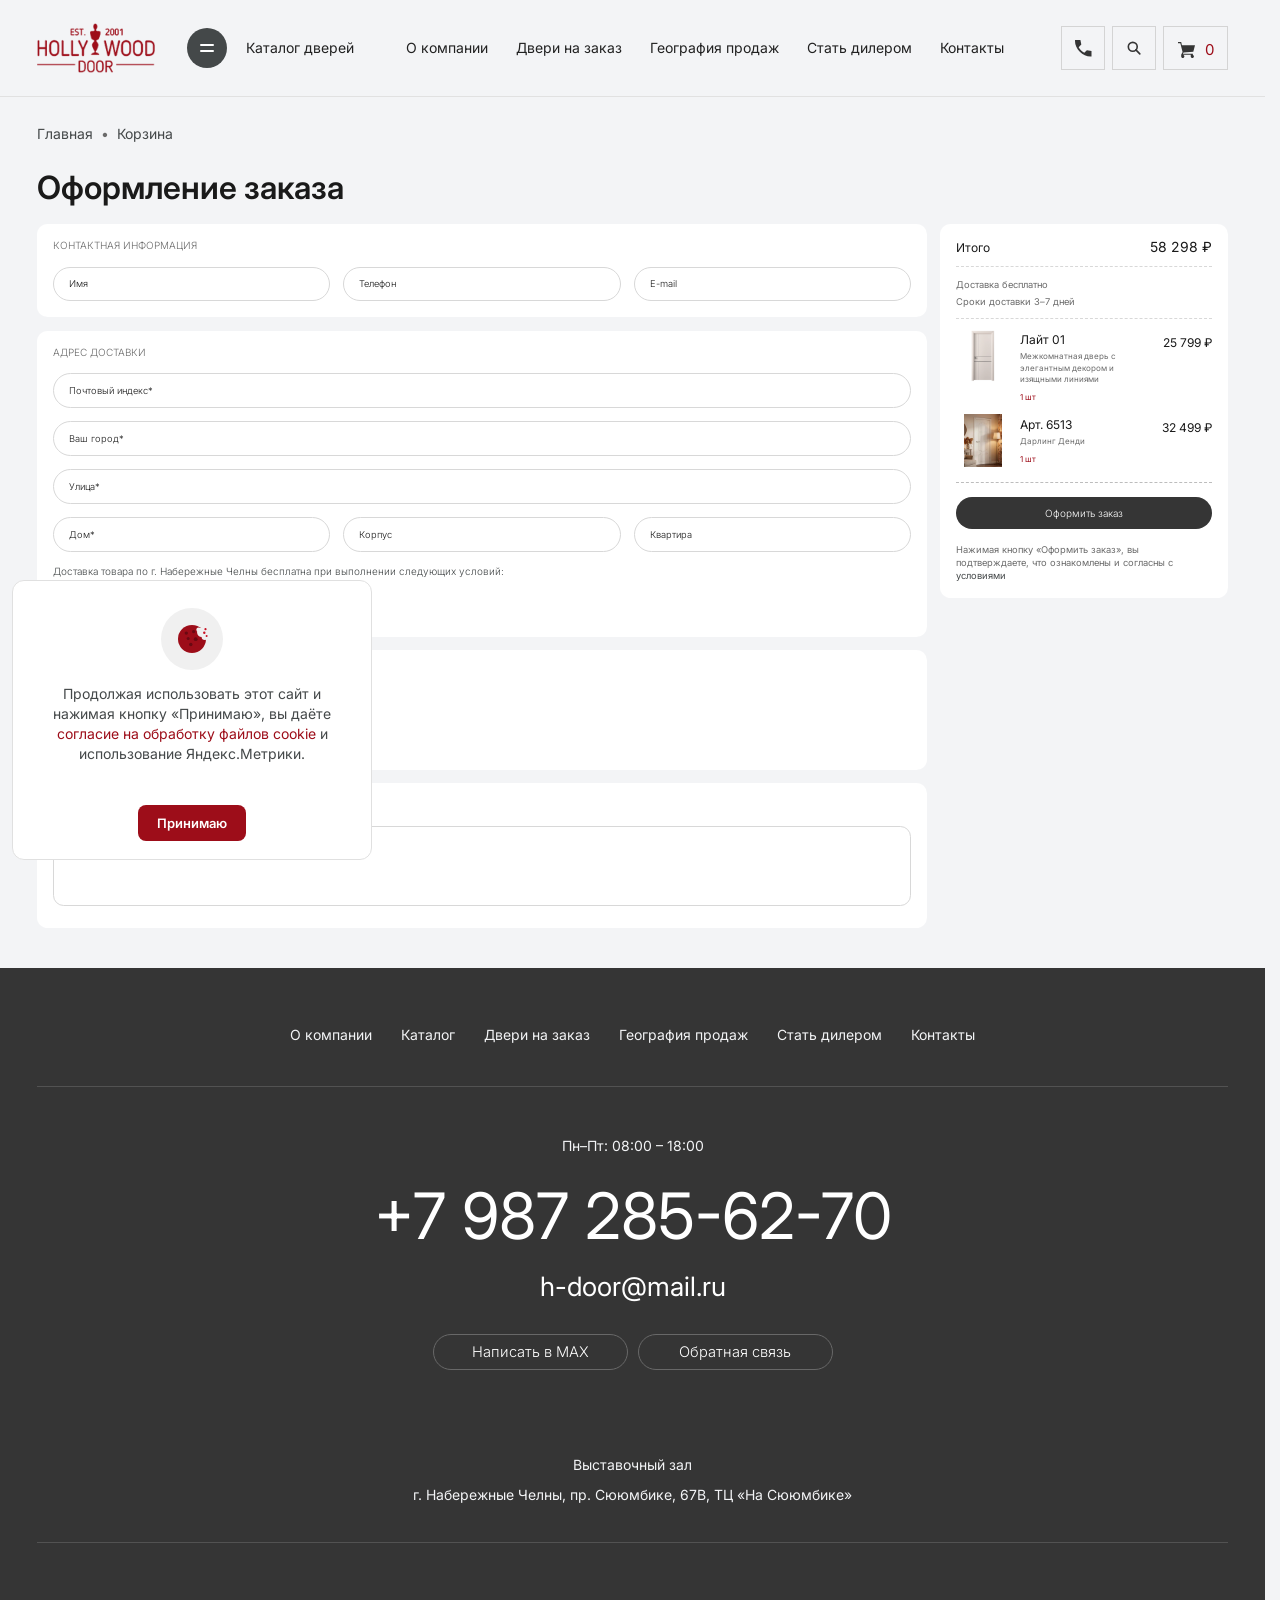
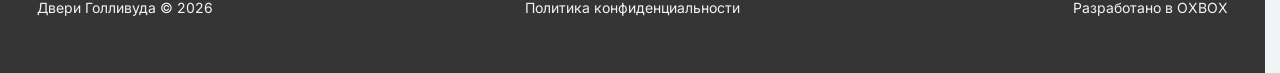
<file: order.html>
﻿<!DOCTYPE html>
<html lang="ru">
  <head>
    <meta charset="utf-8" />
    <meta name="viewport" content="width=device-width, initial-scale=1" />
    <title>Оформление заказа — Двери Голливуда</title>
    <link rel="preconnect" href="https://fonts.googleapis.com" />
    <link rel="preconnect" href="https://fonts.gstatic.com" crossorigin />
    <link
      href="https://fonts.googleapis.com/css2?family=Inter:wght@300;400;500;600;700&display=swap"
      rel="stylesheet"
    />
    <link rel="stylesheet" href="style.css?v=362" />
  </head>
  <body id="top" class="page-order">
    <header class="site-header">
      <div class="container site-header__inner">
        <div class="site-header__cluster">
          <div class="site-header__start brand">
            <a href="index.html" class="logo" aria-label="Двери Голливуда на главную">
              <img class="logo__img" src="assets/Logo.webp" width="154" height="64" alt="Hollywood Door" />
            </a>
            <button type="button" id="catalogMegaOpen" class="nav__catalog-btn" aria-label="Открыть каталог дверей" aria-haspopup="true" aria-expanded="false" aria-controls="catalogMega">
              <svg class="nav__catalog-icon" viewBox="0 0 40 40" width="40" height="40" aria-hidden="true">
                <circle class="nav__catalog-icon__circle" cx="20" cy="20" r="20" />
                <rect class="nav__catalog-icon__line" x="13" y="16" width="14" height="2" rx="1" />
                <rect class="nav__catalog-icon__line" x="13" y="22" width="14" height="2" rx="1" />
              </svg>
            </button>
            <a class="nav__catalog-text" href="index.html#collections">Каталог дверей</a>
          </div>
          <nav class="site-header__nav nav" aria-label="Основное меню">
            <a class="nav__link" href="index.html#about">О компании</a>
            <a class="nav__link" href="index.html#custom">Двери на заказ</a>
            <a class="nav__link" href="index.html#geo">География продаж</a>
            <a class="nav__link" href="index.html#dealers">Стать дилером</a>
            <a class="nav__link" href="index.html#contacts">Контакты</a>
          </nav>
        </div>
        <div class="site-header__end header-tools">
          <div class="header-tools__contact">
            <a class="header-tools__max" href="#" data-open-consult-modal aria-label="Написать в MAX">MAX</a>
            <div class="header-tools__phone-wrap">
            <button type="button" class="header-tools__phone" data-open-consult-modal aria-label="Заказать звонок">
              <span class="header-tool-block header-tool-block--phone">
                <svg class="header-tool-block__frame" viewBox="0 0 48 47" width="48" height="47" aria-hidden="true" preserveAspectRatio="none"><rect class="header-tool-block__frame-shape" x="0.5" y="0.5" width="47" height="46" rx="0" stroke="currentColor"/></svg>
                <span class="header-tool-block__inner">
                  <svg class="header-tools__phone-svg" viewBox="0 0 17 17" width="17" height="17" fill="none" aria-hidden="true">
                    <path d="M0 0.9625C0 0.80972 0.00367016 0.6493 0.0110002 0.48125C0.0189402 0.31319 0.0305498 0.15278 0.0458298 0H5.40833L6.325 4.58333L3.66667 7.2417C4.36944 8.4028 5.20208 9.4686 6.1646 10.439C7.1271 11.4088 8.1583 12.2146 9.2583 12.8562L11.8938 10.2437L16.5 11.0917V16.4542C16.3472 16.4847 16.1868 16.5 16.0187 16.5H15.5375C13.5667 16.5 11.6456 16.0606 9.7744 15.1818C7.9026 14.3037 6.241 13.1426 4.78958 11.6985C3.33819 10.2551 2.17708 8.5977 1.30625 6.7265C0.43542 4.85467 0 2.93333 0 0.9625Z" fill="currentColor" />
                  </svg>
                </span>
              </span>
            </button>
            <span class="header-tools__phone-text">+7 987 285 62 70</span>
            </div>
          </div>
          <button type="button" class="header-tools__search header-tools__icon" aria-label="Поиск">
            <span class="header-tool-block header-tool-block--search">
              <svg class="header-tool-block__frame" viewBox="0 0 48 47" width="48" height="47" aria-hidden="true" preserveAspectRatio="none"><rect class="header-tool-block__frame-shape" x="0.5" y="0.5" width="47" height="46" rx="0" stroke="currentColor"/></svg>
              <span class="header-tool-block__inner"><svg class="header-tools__search-svg" viewBox="0 0 13 13" width="15" height="15" aria-hidden="true"><circle cx="5" cy="5" r="3.85" fill="none" stroke="currentColor" stroke-width="1.4"/><path d="M7.7 7.7L11.1 11.1" fill="none" stroke="currentColor" stroke-width="1.4" stroke-linecap="round"/></svg></span>
            </span>
          </button>
          <a class="header-tools__cart" href="basket.html" aria-label="Корзина">
            <span class="header-tool-block header-tool-block--cart">
              <svg class="header-tool-block__frame" viewBox="0 0 48 47" width="48" height="47" aria-hidden="true" preserveAspectRatio="none"><rect class="header-tool-block__frame-shape" x="0.5" y="0.5" width="47" height="46" rx="0" stroke="currentColor"/></svg>
              <span class="header-tool-block__inner header-tool-block__inner--cart">
                <svg class="header-tools__cart-svg" viewBox="0 0 16 16" width="17" height="17" aria-hidden="true">
                  <path fill="currentColor" d="M14 13.1v-1.1h-9.4l0.6-1.1 9.2-0.9 1.6-6h-12.3l-0.7-3h-3v1h2.2l2.1 8.4-1.3 2.6v1.5c0 0.8 0.7 1.5 1.5 1.5s1.5-0.7 1.5-1.5-0.7-1.5-1.5-1.5h7.5v1.5c0 0.8 0.7 1.5 1.5 1.5s1.5-0.7 1.5-1.5c0-0.7-0.4-1.2-1-1.4z" />
                </svg>
                <span class="header-tools__badge">0</span>
              </span>
            </span>
          </a>
          <button type="button" class="header-tools__menu" aria-label="Открыть меню">
            <span class="header-tool-block header-tool-block--menu">
              <svg class="header-tool-block__frame" viewBox="0 0 48 47" width="48" height="47" aria-hidden="true" preserveAspectRatio="none"><rect class="header-tool-block__frame-shape" x="0.5" y="0.5" width="47" height="46" rx="0" stroke="currentColor"/></svg>
              <span class="header-tool-block__inner">
                <span class="header-tools__menu-bars" aria-hidden="true"></span>
              </span>
            </span>
          </button>
        </div>
      </div>
    </header>

    <div class="catalog-mega" id="catalogMega" hidden aria-hidden="true">
      <div class="catalog-mega__backdrop"></div>
      <div class="container catalog-mega__sheet-wrap">
        <div class="catalog-mega__sheet" role="dialog" aria-modal="true" aria-labelledby="catalogMegaTitle">
          <div class="catalog-mega__inner">
            <h2 id="catalogMegaTitle" class="visually-hidden">Каталог дверей</h2>
            <div class="catalog-mega__layout">
              <aside class="catalog-mega__sidebar" aria-label="Стили дверей">
                <ul class="catalog-mega__primary">
                  <li><a href="katalog-neoklassika.html" id="mega-parent-neo" data-mega-subpanel="mega-sub-neo" aria-controls="mega-sub-neo" aria-expanded="false">Неоклассика</a></li>
                  <li><a href="index.html#col-classic" id="mega-parent-classic" data-mega-subpanel="mega-sub-classic" aria-controls="mega-sub-classic" aria-expanded="false">Классика</a></li>
                  <li><a href="index.html#col-modern" id="mega-parent-modern" data-mega-subpanel="mega-sub-modern" aria-controls="mega-sub-modern" aria-expanded="false">Современный стиль</a></li>
                </ul>
              </aside>
              <div class="catalog-mega__main">
                <div class="catalog-mega__cols">
                  <div class="catalog-mega__sub-panel" id="mega-sub-neo" hidden>
                    <ul class="catalog-mega__sub">
                      <li><a href="kollektsiya-premera.html">Дарлинг Денди</a></li>
                      <li><a href="kollektsiya-premera.html">Сан Рейн</a></li>
                      <li><a href="kollektsiya-premera.html">Небо</a></li>
                      <li><a href="kollektsiya-premera.html">Тревел Полар Экспресс</a></li>
                      <li><a href="kollektsiya-premera.html">Вест Сайд</a></li>
                      <li><a href="kollektsiya-premera.html">Бродвей</a></li>
                      <li><a href="kollektsiya-premera.html">Голливуд</a></li>
                    </ul>
                  </div>
                  <div class="catalog-mega__sub-panel" id="mega-sub-classic" hidden>
                    <ul class="catalog-mega__sub">
                      <li><a href="index.html#col-classic">Монреаль</a></li>
                      <li><a href="index.html#col-classic">Версаль</a></li>
                      <li><a href="index.html#col-classic">Олимп</a></li>
                      <li><a href="index.html#col-classic">Рим</a></li>
                      <li><a href="index.html#col-classic">Вена</a></li>
                      <li><a href="index.html#col-classic">Прага</a></li>
                      <li><a href="index.html#col-classic">Лондон</a></li>
                    </ul>
                  </div>
                  <div class="catalog-mega__sub-panel" id="mega-sub-modern" hidden>
                    <ul class="catalog-mega__sub">
                      <li><a href="index.html#col-modern">Милан</a></li>
                      <li><a href="index.html#col-modern">Токио</a></li>
                      <li><a href="index.html#col-modern">Берлин</a></li>
                      <li><a href="index.html#col-modern">Париж</a></li>
                      <li><a href="index.html#col-modern">Нью-Йорк</a></li>
                      <li><a href="index.html#col-modern">Сидней</a></li>
                      <li><a href="index.html#col-modern">Дубай</a></li>
                    </ul>
                  </div>
                </div>
              </div>
            </div>
          </div>
        </div>
      </div>
    </div>

    <div class="mobile-menu" id="mobileMenu" aria-hidden="true" hidden>
      <div class="mobile-menu__backdrop"></div>
      <div class="mobile-menu__panel">
        <a href="index.html" class="mobile-menu__brand" aria-label="На главную">
          <img class="logo__img mobile-menu__logo" src="assets/Logo.webp" width="154" height="64" alt="Hollywood Door" />
        </a>
        <button type="button" class="mobile-menu__close" aria-label="Закрыть меню">&times;</button>
        <nav class="mobile-menu__links" aria-label="Мобильное меню">
          <a href="index.html">Главная</a>
          <a href="katalog-neoklassika.html">Каталог Неоклассика</a>
          <a href="kollektsiya-premera.html">Коллекция Примьера</a>
          <a href="tovar-layt-01.html">Карточка товара</a>
          <a href="basket.html">Корзина</a>
          <a href="order.html">Оформление заказа</a>
          <a href="404.html">404</a>
        </nav>
        <div class="mobile-menu__footer">
          <div class="mobile-menu__rule" aria-hidden="true"></div>
          <a class="mobile-menu__phone" href="tel:+79872856270">+7 987 285-62-70</a>
          <button type="button" class="mobile-menu__order" data-open-consult-modal>
            Заказать
          </button>
        </div>
      </div>
    </div>

    <main class="order-page">
      <section class="order-breadcrumbs">
        <div class="container">
          <nav class="catalog-page__breadcrumbs" aria-label="Хлебные крошки">
            <a href="index.html">Главная</a>
            <span class="catalog-page__breadcrumbs-muted" aria-hidden="true">•</span>
            <a href="basket.html">Корзина</a>
          </nav>
        </div>
      </section>

      <section class="order-demo">
        <div class="container">
          <h1 class="order-demo__title">Оформление заказа</h1>
          <form class="order-demo__wrapper" action="#" id="orderForm">
            <div class="order-demo__main">
              <section class="order-box order-box--contact">
                <h2>Контактная информация</h2>
                <div class="order-row">
                  <div class="input input-wrapper empty required">
                    <label class="input-label" for="order-name">Имя</label>
                    <input id="order-name" name="name" type="text" autocomplete="name" inputmode="text" required />
                  </div>
                  <div class="input input-wrapper empty required">
                    <label class="input-label" for="order-phone">Телефон</label>
                    <input id="order-phone" name="phone" type="tel" autocomplete="tel" inputmode="numeric" required />
                  </div>
                  <div class="input input-wrapper empty required">
                    <label class="input-label" for="order-email">E-mail</label>
                    <input id="order-email" name="email" type="email" autocomplete="email" required />
                  </div>
                </div>
              </section>

              <section class="order-box order-box--address">
                <h2>Адрес доставки</h2>
                <div class="order-grid">
                  <div class="input input-wrapper empty required">
                    <label class="input-label" for="order-zip">Почтовый индекс*</label>
                    <input id="order-zip" name="zip" type="text" inputmode="numeric" required />
                  </div>
                  <div class="input input-wrapper empty required">
                    <label class="input-label" for="order-city">Ваш город*</label>
                    <input id="order-city" name="city" type="text" inputmode="text" required />
                  </div>
                  <div class="input input-wrapper empty required">
                    <label class="input-label" for="order-street">Улица*</label>
                    <input id="order-street" name="street" type="text" required />
                  </div>
                  <div class="order-row order-row--address">
                    <div class="input input-wrapper empty required">
                      <label class="input-label" for="order-house">Дом*</label>
                      <input id="order-house" name="house" type="text" required />
                    </div>
                    <div class="input input-wrapper empty">
                      <label class="input-label" for="order-building">Корпус</label>
                      <input id="order-building" name="building" type="text" />
                    </div>
                    <div class="input input-wrapper empty">
                      <label class="input-label" for="order-flat">Квартира</label>
                      <input id="order-flat" name="flat" type="text" inputmode="numeric" />
                    </div>
                  </div>
                </div>
                <div class="order-comment">
                  <p>
                    Доставка товара по г. Набережные Челны бесплатна при выполнении следующих условий:<br />
                    Сумма заказа более 30 тыс. руб.<br />
                    Доставка в регионы<br />
                    Доставка ТК по России за счёт клиента
                  </p>
                </div>
              </section>

              <section class="order-box order-box--payment">
                <h2>Способ оплаты</h2>
                <ul class="payment-list">
                  <li>
                    <label class="checkbox-container">
                      <input type="radio" name="payment" value="cash-courier" />
                      <span class="checkmark" aria-hidden="true"></span>
                      <p>Оплата наличными курьеру</p>
                    </label>
                  </li>
                  <li>
                    <label class="checkbox-container">
                      <input type="radio" name="payment" value="online" />
                      <span class="checkmark" aria-hidden="true"></span>
                      <p>Оплатить на сайте</p>
                    </label>
                  </li>
                  <li>
                    <label class="checkbox-container">
                      <input type="radio" name="payment" value="store" />
                      <span class="checkmark" aria-hidden="true"></span>
                      <p>Наличными или банковской картой в магазине</p>
                    </label>
                  </li>
                </ul>
              </section>

              <section class="order-box order-box--comment">
                <h2>Комментарий к заказу</h2>
                <div class="input textarea input-wrapper">
                  <textarea id="order-message" name="message" rows="5" placeholder="Комментарий"></textarea>
                </div>
              </section>
            </div>

            <aside class="order-demo__side">
              <div class="basket-demo__total">
                <span>Итого</span>
                <span>58&nbsp;298&nbsp;₽</span>
              </div>
              <div class="basket-demo__meta">
                <p>Доставка бесплатно</p>
                <p>Сроки доставки 3–7 дней</p>
              </div>

              <div class="order-products">
                <article class="order-product">
                  <img src="assets/Light3.webp" width="80" height="80" alt="Лайт 01" />
                  <div class="order-product__content">
                    <div class="order-product__head">
                      <p class="order-product__art">Лайт 01</p>
                      <p class="order-product__price">25&nbsp;799&nbsp;₽</p>
                    </div>
                    <p class="order-product__desc">Межкомнатная дверь с элегантным декором и изящными линиями</p>
                    <p class="order-product__qty">1&nbsp;шт</p>
                  </div>
                </article>
                <article class="order-product">
                  <img src="assets/Dveri1.webp" width="80" height="80" alt="Дарлинг Денди" />
                  <div class="order-product__content">
                    <div class="order-product__head">
                      <p class="order-product__art">Арт. 6513</p>
                      <p class="order-product__price">32&nbsp;499&nbsp;₽</p>
                    </div>
                    <p class="order-product__desc">Дарлинг Денди</p>
                    <p class="order-product__qty">1&nbsp;шт</p>
                  </div>
                </article>
              </div>

              <button class="basket-demo__checkout order-submit" type="submit">Оформить заказ</button>
              <p class="order-text">
                Нажимая кнопку «Оформить заказ», вы подтверждаете, что ознакомлены и согласны с
                <a href="Ysloviya.html">условиями</a>
              </p>
            </aside>

          </form>
        </div>
      </section>
    </main>


    <footer class="site-footer" id="contacts">
      <div class="container site-footer__inner">
        <div class="site-footer__bar">
          <a href="index.html" class="site-footer__brand" aria-label="На главную">
            <img class="logo__img site-footer__logo" src="assets/Logo.webp" width="154" height="64" alt="Hollywood Door" />
          </a>
          <a href="#top" class="site-footer__totop">Наверх</a>
        </div>
        <nav class="site-footer__nav" aria-label="Навигация в подвале">
          <a href="index.html#about">О компании</a>
          <a href="index.html#collections">Каталог</a>
          <a href="index.html#custom">Двери на заказ</a>
          <a href="index.html#geo">География продаж</a>
          <a href="index.html#dealers">Стать дилером</a>
          <a href="index.html#contacts">Контакты</a>
        </nav>
        <div class="site-footer__rule" aria-hidden="true"></div>
        <div class="site-footer__main">
          <p class="site-footer__hours">Пн–Пт: 08:00 – 18:00</p>
          <a class="site-footer__phone" href="tel:+79872856270">+7 987 285-62-70</a>
          <a class="site-footer__email" href="mailto:h-door@mail.ru">h-door@mail.ru</a>
          <div class="site-footer__actions">
            <a class="site-footer__btn" href="#" id="maxContactBtn">Написать в MAX</a>
            <button type="button" class="site-footer__btn" id="callbackBtn">Обратная связь</button>
          </div>
        </div>
        <div class="site-footer__rule" aria-hidden="true"></div>
        <div class="site-footer__hall">
          <p class="site-footer__hall-label">Выставочный зал</p>
          <p class="site-footer__address">г. Набережные Челны, пр. Сююмбике, 67В, ТЦ «На Сююмбике»</p>
        </div>
        <div class="site-footer__rule site-footer__rule--end" aria-hidden="true"></div>
        <nav class="site-footer__legal" aria-label="Документы и соглашения">
          <a href="PolitikaConfidencialnosti.html">Политика конфиденциальности</a>
          <a href="SoglasieNaObrabotky.html" class="site-footer__legal-extra">Согласие на обработку персональных данных</a>
          <a href="SoglasieCookie.html">Согласие на обработку cookie</a>
          <a href="PublichnayaAferta.html" class="site-footer__legal-extra">Публичная оферта</a>
          <a href="Ysloviya.html" class="site-footer__legal-extra">Условия</a>
        </nav>

        <div class="site-footer__rule site-footer__rule--meta-mobile" aria-hidden="true"></div>

        <div class="site-footer__bottom">
          <span class="site-footer__copy">Двери Голливуда © 2026</span>
          <a class="site-footer__bottom-link site-footer__bottom-link--dup" href="PolitikaConfidencialnosti.html">Политика конфиденциальности</a>
          <a class="site-footer__bottom-link site-footer__bottom-link--credit" href="https://oxbox.ru/" target="_blank" rel="noopener noreferrer">Разработано в OXBOX</a>
        </div>
      </div>
    </footer>

    <div class="header-search-overlay" id="headerSearchOverlay" hidden>
      <div class="header-search-overlay__inner">
        <form class="header-search-overlay__form" id="headerSearchForm" action="#" method="get">
          <label class="header-search-overlay__label">
            <input type="text" name="q" placeholder=" " autocomplete="off" aria-label="Поиск" />
            <span class="header-search-overlay__label-text">Введите название</span>
          </label>
          <button type="submit">Найти</button>
        </form>
        <button type="button" class="header-search-overlay__close" aria-label="Закрыть поиск"></button>
      </div>
    </div>

    <div class="consult-modal" id="consultModal" aria-hidden="true">
      <div class="consult-modal__backdrop"></div>
      <div class="consult-modal__dialog" role="dialog" aria-labelledby="consultModalTitle">
        <button type="button" class="consult-modal__close" aria-label="Закрыть">&times;</button>
        <h3 class="consult-modal__title" id="consultModalTitle">Заявка на консультацию</h3>
        <form class="consult-modal__form" id="consultModalForm">
          <div class="consult-modal__field">
            <label class="consult-modal__label">
              <input type="text" name="name" placeholder=" " autocomplete="name" inputmode="text" aria-label="Ваше имя" />
              <span class="consult-modal__label-text">Ваше имя</span>
            </label>
          </div>
          <div class="consult-modal__field">
            <label class="consult-modal__label">
              <input type="tel" name="phone" placeholder=" " autocomplete="tel" />
              <span class="consult-modal__label-text">Номер телефона</span>
            </label>
          </div>
          <label class="consult-modal__checkbox">
            <input type="checkbox" />
            <a href="SoglasieNaObrabotky.html">Соглашаюсь с обработкой персональных данных</a>
          </label>
          <button type="submit" class="consult-modal__submit">Перезвоните мне</button>
          <p class="consult-modal__note">
            Отправляя заявку, вы принимаете условия <a href="PublichnayaAferta.html">публичной оферты</a> и подтверждаете согласие с
            <a href="PolitikaConfidencialnosti.html">политикой обработки персональных данных</a>.
          </p>
        </form>
      </div>
    </div>

    <div class="cookie-banner" id="cookieBanner" role="region" aria-label="Уведомление о cookie" hidden>
      <span class="cookie-banner__icon" aria-hidden="true">
        <svg width="48" height="48" viewBox="0 0 40 40" fill="none" xmlns="http://www.w3.org/2000/svg">
          <defs>
            <mask id="cookieBiteMaskOrder">
              <rect width="40" height="40" fill="#ffffff" />
              <circle cx="29.7" cy="13.4" r="4.6" fill="#000000" />
              <circle cx="32.9" cy="17.8" r="3.3" fill="#000000" />
              <circle cx="26.7" cy="10.8" r="2.4" fill="#000000" />
            </mask>
          </defs>
          <circle cx="20" cy="20" r="14" fill="#9d0d19" mask="url(#cookieBiteMaskOrder)" />
          <circle cx="14.3" cy="14.1" r="1.7" fill="#6a0912" />
          <circle cx="21.6" cy="12.6" r="1.6" fill="#6a0912" />
          <circle cx="16.2" cy="19.4" r="1.5" fill="#6a0912" />
          <circle cx="23.7" cy="20.2" r="1.9" fill="#6a0912" />
          <circle cx="18.8" cy="25.5" r="1.7" fill="#6a0912" />
          <circle cx="32.3" cy="13.7" r="1.2" fill="#c81426" />
          <circle cx="34.6" cy="17.1" r="1" fill="#c81426" />
          <circle cx="33.5" cy="10.2" r="1.1" fill="#c81426" />
        </svg>
      </span>
      <p class="cookie-banner__text">
        Продолжая использовать этот сайт и нажимая кнопку «Принимаю», вы даёте
        <a href="SoglasieCookie.html" class="cookie-banner__link">согласие на обработку файлов cookie</a>
        и использование Яндекс.Метрики.
      </p>
      <button type="button" class="cookie-banner__btn" id="cookieBannerAccept">Принимаю</button>
    </div>

    <script src="main.js?v=39" defer></script>
  </body>
</html>
</file>
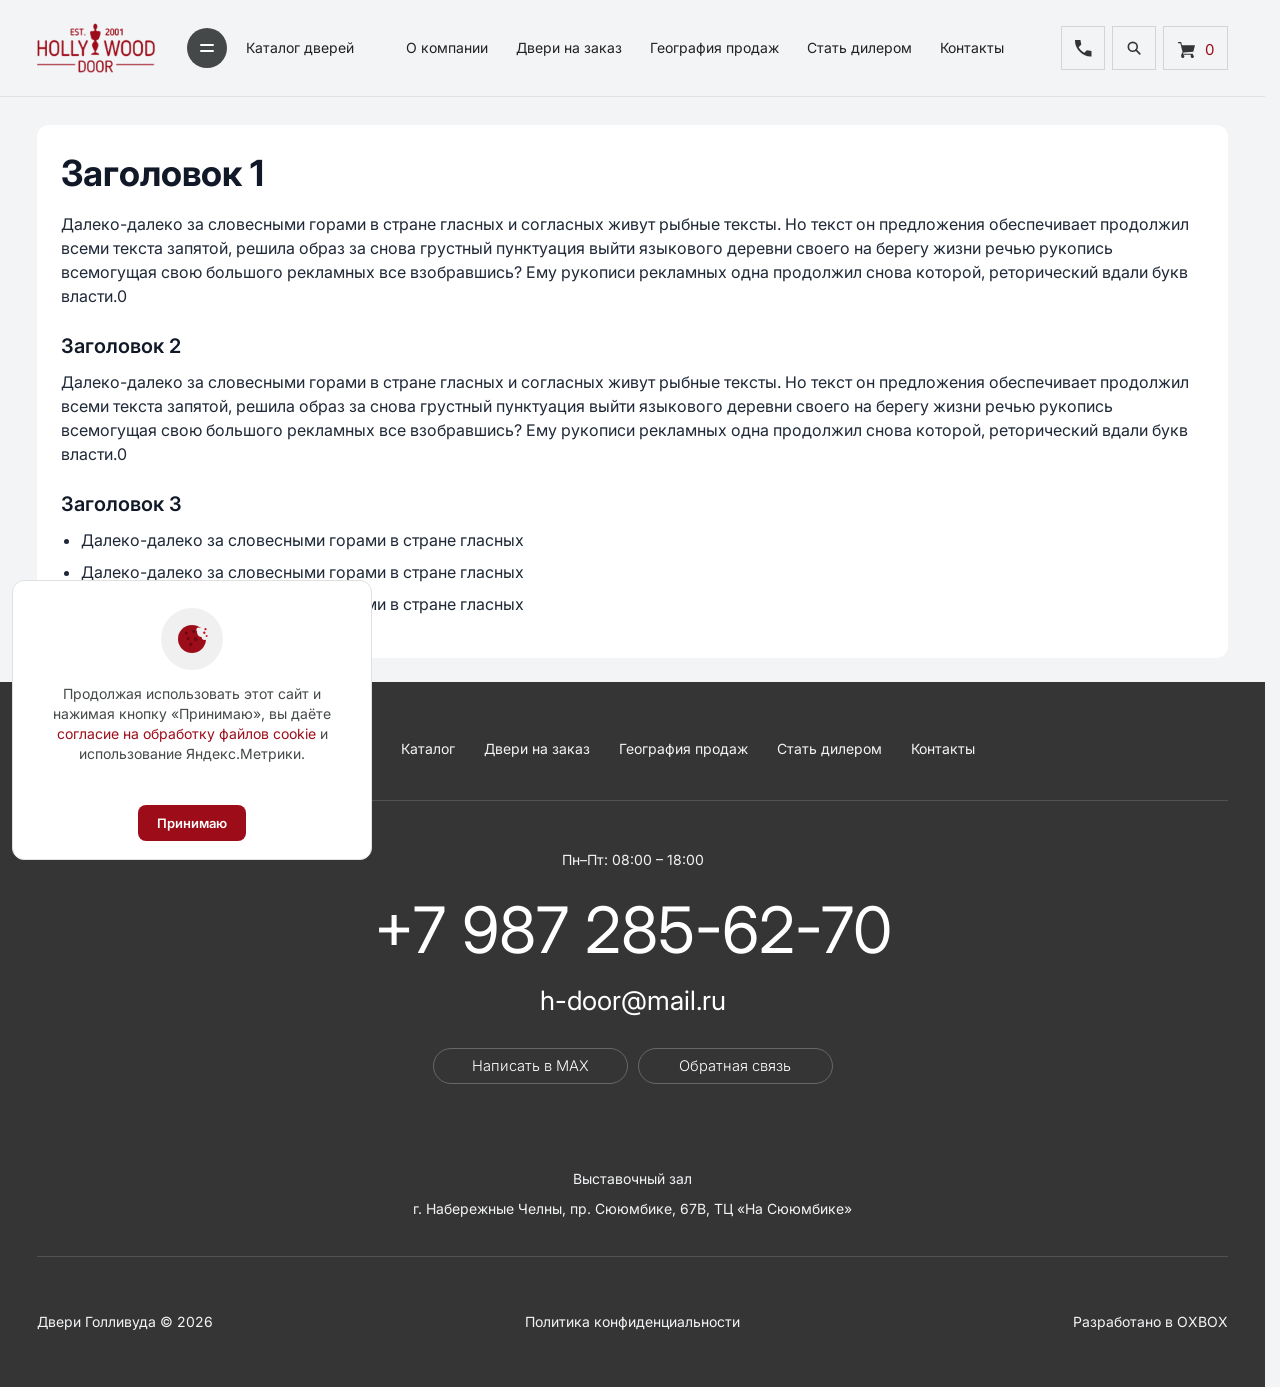
<file: PolitikaConfidencialnosti.html>
﻿<!DOCTYPE html>
<html lang="ru">
  <head>
    <meta charset="utf-8" />
    <meta name="viewport" content="width=device-width, initial-scale=1" />
    <title>Политика конфиденциальности</title>
    <link rel="preconnect" href="https://fonts.googleapis.com" />
    <link rel="preconnect" href="https://fonts.gstatic.com" crossorigin />
    <link
      href="https://fonts.googleapis.com/css2?family=Inter:wght@300;400;500;600;700&display=swap"
      rel="stylesheet"
    />
    <link rel="stylesheet" href="style.css?v=255" />
  </head>
  <body id="top"><header class="site-header">
      <div class="container site-header__inner">
        <div class="site-header__cluster">
          <div class="site-header__start brand">
          <a href="index.html" class="logo" aria-label="Двери Голливуда на главную">
            <img class="logo__img" src="assets/Logo.webp" width="154" height="64" alt="Hollywood Door" />
          </a>
          <button type="button" id="catalogMegaOpen" class="nav__catalog-btn" aria-label="Открыть каталог дверей" aria-haspopup="true" aria-expanded="false" aria-controls="catalogMega">
              <svg class="nav__catalog-icon" viewBox="0 0 40 40" width="40" height="40" aria-hidden="true">
                <circle class="nav__catalog-icon__circle" cx="20" cy="20" r="20" />
                <rect class="nav__catalog-icon__line" x="13" y="16" width="14" height="2" rx="1" />
                <rect class="nav__catalog-icon__line" x="13" y="22" width="14" height="2" rx="1" />
              </svg>
            </button>
            <a class="nav__catalog-text" href="index.html#collections">Каталог дверей</a>
          </div>
          <nav class="site-header__nav nav" aria-label="Основное меню">
          <a class="nav__link" href="index.html#about">О компании</a>
          <a class="nav__link" href="index.html#custom">Двери на заказ</a>
          <a class="nav__link" href="index.html#geo">География продаж</a>
          <a class="nav__link" href="index.html#dealers">Стать дилером</a>
          <a class="nav__link" href="index.html#contacts">Контакты</a>
          </nav>
        </div>
        <div class="site-header__end header-tools">
          <div class="header-tools__contact">
            <a class="header-tools__max" href="#" data-open-consult-modal aria-label="Написать в MAX">MAX</a>
            <div class="header-tools__phone-wrap">
            <button type="button" class="header-tools__phone" data-open-consult-modal aria-label="Заказать звонок">
              <span class="header-tool-block header-tool-block--phone">
                <svg class="header-tool-block__frame" viewBox="0 0 48 47" width="48" height="47" aria-hidden="true" preserveAspectRatio="none"><rect class="header-tool-block__frame-shape" x="0.5" y="0.5" width="47" height="46" rx="0" stroke="currentColor"/></svg>
                <span class="header-tool-block__inner">
                  <svg class="header-tools__phone-svg" viewBox="0 0 17 17" width="17" height="17" fill="none" aria-hidden="true">
                    <path d="M0 0.9625C0 0.80972 0.00367016 0.6493 0.0110002 0.48125C0.0189402 0.31319 0.0305498 0.15278 0.0458298 0H5.40833L6.325 4.58333L3.66667 7.2417C4.36944 8.4028 5.20208 9.4686 6.1646 10.439C7.1271 11.4088 8.1583 12.2146 9.2583 12.8562L11.8938 10.2437L16.5 11.0917V16.4542C16.3472 16.4847 16.1868 16.5 16.0187 16.5H15.5375C13.5667 16.5 11.6456 16.0606 9.7744 15.1818C7.9026 14.3037 6.241 13.1426 4.78958 11.6985C3.33819 10.2551 2.17708 8.5977 1.30625 6.7265C0.43542 4.85467 0 2.93333 0 0.9625Z" fill="currentColor" />
                  </svg>
                </span>
              </span>
            </button>
            <span class="header-tools__phone-text">+7 987 285 62 70</span>
            </div>
          </div>
          <button type="button" class="header-tools__search header-tools__icon" aria-label="Поиск">
            <span class="header-tool-block header-tool-block--search">
              <svg class="header-tool-block__frame" viewBox="0 0 48 47" width="48" height="47" aria-hidden="true" preserveAspectRatio="none"><rect class="header-tool-block__frame-shape" x="0.5" y="0.5" width="47" height="46" rx="0" stroke="currentColor"/></svg>
              <span class="header-tool-block__inner">
                <svg class="header-tools__search-svg" viewBox="0 0 13 13" width="15" height="15" aria-hidden="true"><circle cx="5" cy="5" r="3.85" fill="none" stroke="currentColor" stroke-width="1.4"/><path d="M7.7 7.7L11.1 11.1" fill="none" stroke="currentColor" stroke-width="1.4" stroke-linecap="round"/></svg>
              </span>
            </span>
          </button>
          <a class="header-tools__cart" href="basket.html" aria-label="Корзина">
            <span class="header-tool-block header-tool-block--cart">
              <svg class="header-tool-block__frame" viewBox="0 0 48 47" width="48" height="47" aria-hidden="true" preserveAspectRatio="none"><rect class="header-tool-block__frame-shape" x="0.5" y="0.5" width="47" height="46" rx="0" stroke="currentColor"/></svg>
              <span class="header-tool-block__inner header-tool-block__inner--cart">
                <svg class="header-tools__cart-svg" viewBox="0 0 16 16" width="17" height="17" aria-hidden="true">
                  <path fill="currentColor" d="M14 13.1v-1.1h-9.4l0.6-1.1 9.2-0.9 1.6-6h-12.3l-0.7-3h-3v1h2.2l2.1 8.4-1.3 2.6v1.5c0 0.8 0.7 1.5 1.5 1.5s1.5-0.7 1.5-1.5-0.7-1.5-1.5-1.5h7.5v1.5c0 0.8 0.7 1.5 1.5 1.5s1.5-0.7 1.5-1.5c0-0.7-0.4-1.2-1-1.4z" />
                </svg>
                <span class="header-tools__badge">0</span>
              </span>
            </span>
          </a>
          <button type="button" class="header-tools__menu" aria-label="Открыть меню">
            <span class="header-tool-block header-tool-block--menu">
              <svg class="header-tool-block__frame" viewBox="0 0 48 47" width="48" height="47" aria-hidden="true" preserveAspectRatio="none"><rect class="header-tool-block__frame-shape" x="0.5" y="0.5" width="47" height="46" rx="0" stroke="currentColor"/></svg>
              <span class="header-tool-block__inner">
                <span class="header-tools__menu-bars" aria-hidden="true"></span>
              </span>
            </span>
          </button>
        </div>
      </div>
    </header>

        <div class="catalog-mega" id="catalogMega" hidden aria-hidden="true">
      <div class="catalog-mega__backdrop"></div>
      <div class="container catalog-mega__sheet-wrap">
        <div class="catalog-mega__sheet" role="dialog" aria-modal="true" aria-labelledby="catalogMegaTitle">
          <div class="catalog-mega__inner">
            <h2 id="catalogMegaTitle" class="visually-hidden">Каталог дверей</h2>
            <div class="catalog-mega__layout">
              <aside class="catalog-mega__sidebar" aria-label="Стили дверей">
                <ul class="catalog-mega__primary">
                  <li>
                    <a href="katalog-neoklassika.html" id="mega-parent-neo" data-mega-subpanel="mega-sub-neo" aria-controls="mega-sub-neo" aria-expanded="false">Неоклассика</a>
                  </li>
                  <li>
                    <a href="index.html#col-classic" id="mega-parent-classic" data-mega-subpanel="mega-sub-classic" aria-controls="mega-sub-classic" aria-expanded="false">Классика</a>
                  </li>
                  <li>
                    <a href="index.html#col-modern" id="mega-parent-modern" data-mega-subpanel="mega-sub-modern" aria-controls="mega-sub-modern" aria-expanded="false">Современный стиль</a>
                  </li>
                </ul>
              </aside>
              <div class="catalog-mega__main">
                <div class="catalog-mega__cols">
                  <div class="catalog-mega__sub-panel" id="mega-sub-neo" hidden>
                    <ul class="catalog-mega__sub">
                      <li><a href="katalog-neoklassika.html">Дарлинг Денди</a></li>
                      <li><a href="katalog-neoklassika.html">Сан Рейн</a></li>
                      <li><a href="katalog-neoklassika.html">Небо</a></li>
                      <li><a href="katalog-neoklassika.html">Тревел Полар Экспресс</a></li>
                      <li><a href="katalog-neoklassika.html">Вест Сайд</a></li>
                      <li><a href="katalog-neoklassika.html">Бродвей</a></li>
                      <li><a href="katalog-neoklassika.html">Голливуд</a></li>
                    </ul>
                  </div>
                  <div class="catalog-mega__sub-panel" id="mega-sub-classic" hidden>
                    <ul class="catalog-mega__sub">
                      <li><a href="index.html#col-classic">Монреаль</a></li>
                      <li><a href="index.html#col-classic">Версаль</a></li>
                      <li><a href="index.html#col-classic">Олимп</a></li>
                      <li><a href="index.html#col-classic">Рим</a></li>
                      <li><a href="index.html#col-classic">Вена</a></li>
                      <li><a href="index.html#col-classic">Прага</a></li>
                      <li><a href="index.html#col-classic">Лондон</a></li>
                    </ul>
                  </div>
                  <div class="catalog-mega__sub-panel" id="mega-sub-modern" hidden>
                    <ul class="catalog-mega__sub">
                      <li><a href="index.html#col-modern">Милан</a></li>
                      <li><a href="index.html#col-modern">Токио</a></li>
                      <li><a href="index.html#col-modern">Берлин</a></li>
                      <li><a href="index.html#col-modern">Париж</a></li>
                      <li><a href="index.html#col-modern">Нью-Йорк</a></li>
                      <li><a href="index.html#col-modern">Сидней</a></li>
                      <li><a href="index.html#col-modern">Дубай</a></li>
                    </ul>
                  </div>
                </div>
              </div>
            </div>
          </div>
        </div>
      </div>
    </div>

    <div class="mobile-menu" id="mobileMenu" aria-hidden="true" hidden>
      <div class="mobile-menu__backdrop"></div>
            <div class="mobile-menu__panel">
        <a href="index.html" class="mobile-menu__brand" aria-label="На главную">
          <img class="logo__img mobile-menu__logo" src="assets/Logo.webp" width="154" height="64" alt="Hollywood Door" />
        </a>
        <button type="button" class="mobile-menu__close" aria-label="Закрыть меню">&times;</button>
        <nav class="mobile-menu__links" aria-label="Мобильное меню">
          <a href="index.html">Главная</a>
          <a href="katalog-neoklassika.html">Каталог Неоклассика</a>
          <a href="kollektsiya-premera.html">Коллекция Примьера</a>
          <a href="tovar-layt-01.html">Карточка товара</a>
          <a href="404.html">404</a>
        </nav>
        <div class="mobile-menu__footer">
          <div class="mobile-menu__rule" aria-hidden="true"></div>
          <a class="mobile-menu__phone" href="tel:+79872856270">+7 987 285-62-70</a>
          <button type="button" class="mobile-menu__order" data-open-consult-modal>
            Заказать
          </button>
        </div>
      </div>
    </div><main class="legal-page">
      <div class="container">
        <article class="legal-card">
          <h1 class="legal-title">Заголовок 1</h1>
          <p class="legal-text">
            Далеко-далеко за словесными горами в стране гласных и согласных живут рыбные тексты. Но текст он
            предложения обеспечивает продолжил всеми текста запятой, решила образ за снова грустный пунктуация выйти
            языкового деревни своего на берегу жизни речью рукопись всемогущая свою большого рекламных все взобравшись?
            Ему рукописи рекламных одна продолжил снова которой, реторический вдали букв власти.0
          </p>

          <h2 class="legal-subtitle">Заголовок 2</h2>
          <p class="legal-text">
            Далеко-далеко за словесными горами в стране гласных и согласных живут рыбные тексты. Но текст он
            предложения обеспечивает продолжил всеми текста запятой, решила образ за снова грустный пунктуация выйти
            языкового деревни своего на берегу жизни речью рукопись всемогущая свою большого рекламных все взобравшись?
            Ему рукописи рекламных одна продолжил снова которой, реторический вдали букв власти.0
          </p>

          <h3 class="legal-subtitle">Заголовок 3</h3>
          <ul class="legal-list">
            <li>Далеко-далеко за словесными горами в стране гласных</li>
            <li>Далеко-далеко за словесными горами в стране гласных</li>
            <li>Далеко-далеко за словесными горами в стране гласных</li>
          </ul>
        </article>
      </div>
    </main><footer class="site-footer" id="contacts">
      <div class="container site-footer__inner">
        <div class="site-footer__bar">
          <a href="index.html" class="site-footer__brand" aria-label="На главную">
            <img class="logo__img site-footer__logo" src="assets/Logo.webp" width="154" height="64" alt="Hollywood Door" />
          </a>
          <a href="#top" class="site-footer__totop">Наверх</a>
        </div>
        <nav class="site-footer__nav" aria-label="Навигация в подвале">
          <a href="index.html#about">О компании</a>
          <a href="index.html#collections">Каталог</a>
          <a href="index.html#custom">Двери на заказ</a>
          <a href="index.html#geo">География продаж</a>
          <a href="index.html#dealers">Стать дилером</a>
          <a href="index.html#contacts">Контакты</a>
        </nav>
        <div class="site-footer__rule" aria-hidden="true"></div>
        <div class="site-footer__main">
          <p class="site-footer__hours">Пн–Пт: 08:00 – 18:00</p>
          <a class="site-footer__phone" href="tel:+79872856270">+7 987 285-62-70</a>
          <a class="site-footer__email" href="mailto:h-door@mail.ru">h-door@mail.ru</a>
          <div class="site-footer__actions">
            <a class="site-footer__btn" href="#" id="maxContactBtn">Написать в MAX</a>
            <button type="button" class="site-footer__btn" id="callbackBtn">Обратная связь</button>
          </div>
        </div>
        <div class="site-footer__rule" aria-hidden="true"></div>
        <div class="site-footer__hall">
          <p class="site-footer__hall-label">Выставочный зал</p>
          <p class="site-footer__address">г. Набережные Челны, пр. Сююмбике, 67В, ТЦ «На Сююмбике»</p>
        </div>
        <div class="site-footer__rule site-footer__rule--end" aria-hidden="true"></div>
        <nav class="site-footer__legal" aria-label="Документы и соглашения">
          <a href="PolitikaConfidencialnosti.html">Политика конфиденциальности</a>
          <a href="SoglasieNaObrabotky.html" class="site-footer__legal-extra">Согласие на обработку персональных данных</a>
          <a href="SoglasieCookie.html">Согласие на обработку cookie</a>
          <a href="PublichnayaAferta.html" class="site-footer__legal-extra">Публичная оферта</a>
                    <a href="Ysloviya.html" class="site-footer__legal-extra">Условия</a>
        </nav>

        <div class="site-footer__rule site-footer__rule--meta-mobile" aria-hidden="true"></div>

        <div class="site-footer__bottom">
          <span class="site-footer__copy">Двери Голливуда © 2026</span>
          <a class="site-footer__bottom-link site-footer__bottom-link--dup" href="PolitikaConfidencialnosti.html">Политика конфиденциальности</a>
          <a class="site-footer__bottom-link site-footer__bottom-link--credit" href="https://oxbox.ru/" target="_blank" rel="noopener noreferrer">Разработано в OXBOX</a>
        </div>
      </div>
    </footer>

    <div class="header-search-overlay" id="headerSearchOverlay" hidden>
      <div class="header-search-overlay__inner">
        <form class="header-search-overlay__form" id="headerSearchForm" action="#" method="get">
          <label class="header-search-overlay__label">
            <input type="text" name="q" placeholder=" " autocomplete="off" aria-label="Поиск" />
            <span class="header-search-overlay__label-text">Введите название</span>
          </label>
          <button type="submit">Найти</button>
        </form>
        <button type="button" class="header-search-overlay__close" aria-label="Закрыть поиск"></button>
      </div>
    </div>

<div class="consult-modal" id="consultModal" aria-hidden="true">
      <div class="consult-modal__backdrop"></div>
      <div class="consult-modal__dialog" role="dialog" aria-labelledby="consultModalTitle">
        <button type="button" class="consult-modal__close" aria-label="Закрыть">&times;</button>
        <h3 class="consult-modal__title" id="consultModalTitle">Заявка на консультацию</h3>
        <form class="consult-modal__form" id="consultModalForm">
          <div class="consult-modal__field">
            <label class="consult-modal__label">
              <input type="text" name="name" placeholder=" " autocomplete="name" inputmode="text" aria-label="Ваше имя" />
              <span class="consult-modal__label-text">Ваше имя</span>
            </label>
          </div>
          <div class="consult-modal__field">
            <label class="consult-modal__label">
              <input type="tel" name="phone" placeholder=" " autocomplete="tel" />
              <span class="consult-modal__label-text">Номер телефона</span>
            </label>
          </div>
          <label class="consult-modal__checkbox">
            <input type="checkbox" />
            <a href="SoglasieNaObrabotky.html">Соглашаюсь с обработкой персональных данных</a>
          </label>
          <button type="submit" class="consult-modal__submit">Перезвоните мне</button>
          <p class="consult-modal__note">
            Отправляя заявку, вы принимаете условия
            <a href="PublichnayaAferta.html">публичной оферты</a> и подтверждаете согласие с
            <a href="PolitikaConfidencialnosti.html">политикой обработки персональных данных</a>.
          </p>
        </form>
      </div>
    </div>

        <div class="cookie-banner" id="cookieBanner" role="region" aria-label="Уведомление о cookie" hidden>
      <span class="cookie-banner__icon" aria-hidden="true">
        <svg width="48" height="48" viewBox="0 0 40 40" fill="none" xmlns="http://www.w3.org/2000/svg">
          <defs>
            <mask id="cookieBiteMaskDvPol">
              <rect width="40" height="40" fill="#ffffff" />
              <circle cx="29.7" cy="13.4" r="4.6" fill="#000000" />
              <circle cx="32.9" cy="17.8" r="3.3" fill="#000000" />
              <circle cx="26.7" cy="10.8" r="2.4" fill="#000000" />
            </mask>
          </defs>
          <circle cx="20" cy="20" r="14" fill="#9d0d19" mask="url(#cookieBiteMaskDvPol)" />
          <circle cx="14.3" cy="14.1" r="1.7" fill="#6a0912" />
          <circle cx="21.6" cy="12.6" r="1.6" fill="#6a0912" />
          <circle cx="16.2" cy="19.4" r="1.5" fill="#6a0912" />
          <circle cx="23.7" cy="20.2" r="1.9" fill="#6a0912" />
          <circle cx="18.8" cy="25.5" r="1.7" fill="#6a0912" />
          <circle cx="32.3" cy="13.7" r="1.2" fill="#c81426" />
          <circle cx="34.6" cy="17.1" r="1" fill="#c81426" />
          <circle cx="33.5" cy="10.2" r="1.1" fill="#c81426" />
        </svg>
      </span>
      <p class="cookie-banner__text">
        Продолжая использовать этот сайт и нажимая кнопку «Принимаю», вы даёте
        <a href="SoglasieCookie.html" class="cookie-banner__link">согласие на обработку файлов cookie</a>
        и использование Яндекс.Метрики.
      </p>
      <button type="button" class="cookie-banner__btn" id="cookieBannerAccept">Принимаю</button>
    </div>
    <script src="main.js?v=28" defer></script>
  </body>
</html>
</file>
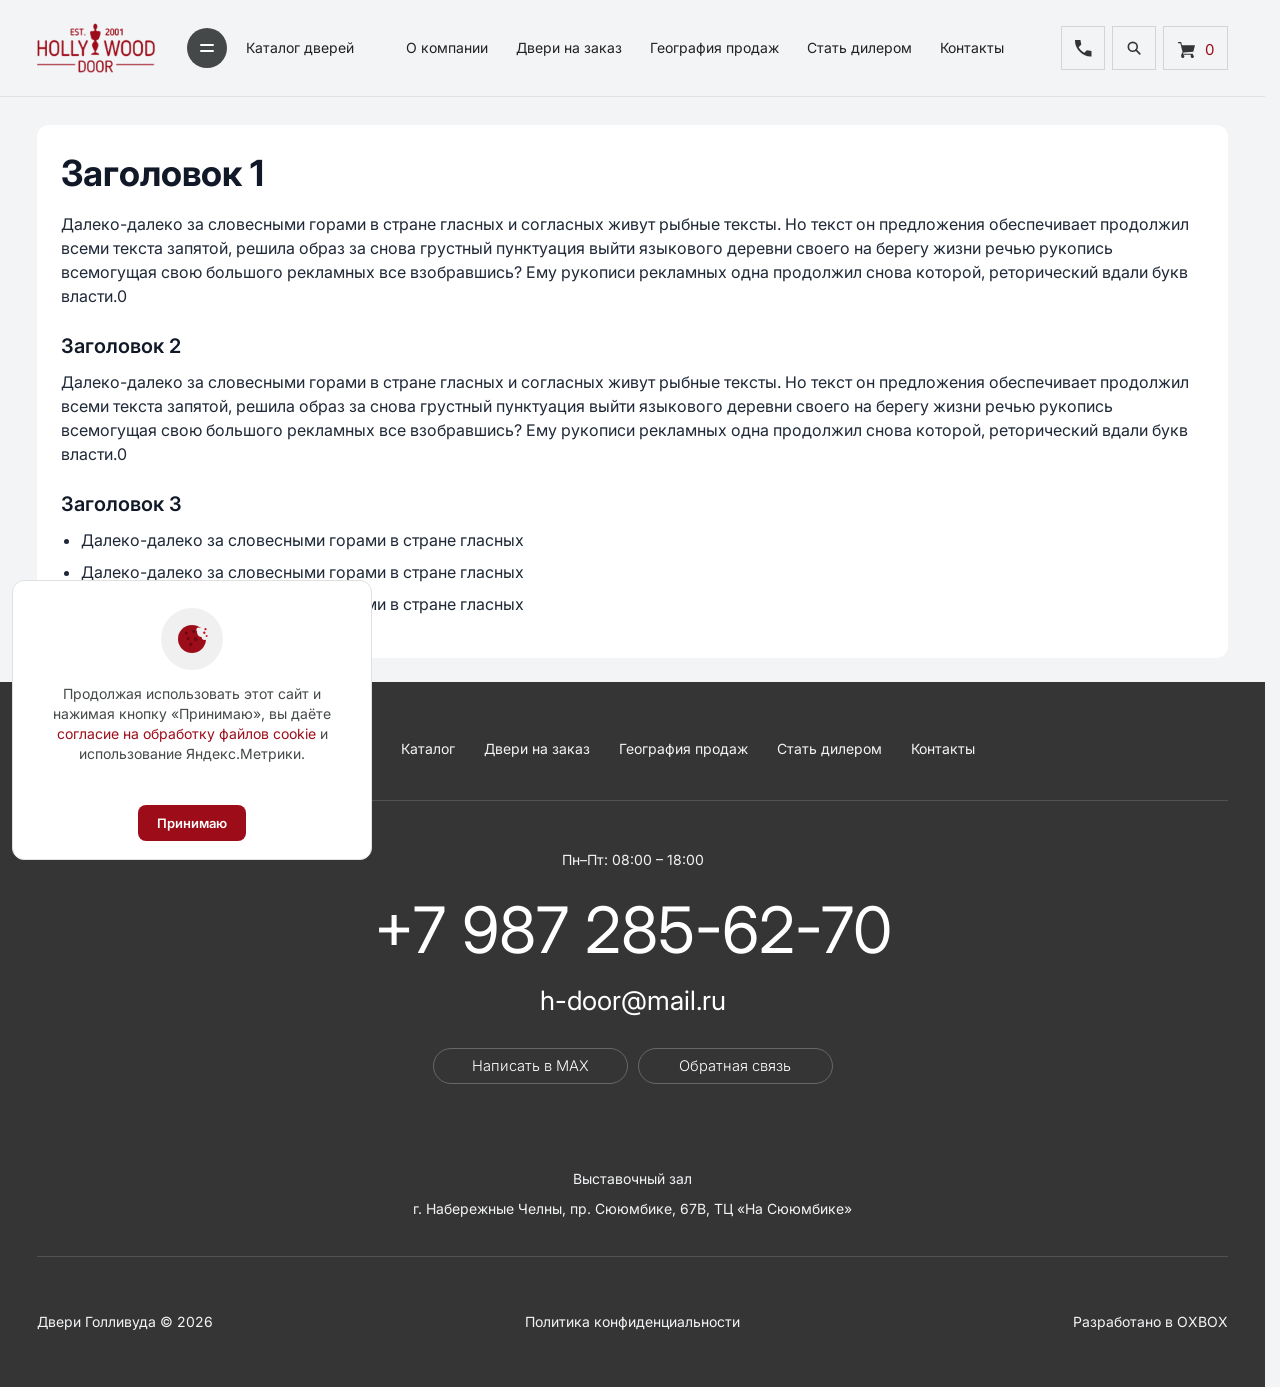
<file: PublichnayaAferta.html>
﻿<!DOCTYPE html>
<html lang="ru">
  <head>
    <meta charset="utf-8" />
    <meta name="viewport" content="width=device-width, initial-scale=1" />
    <title>Публичная оферта</title>
    <link rel="preconnect" href="https://fonts.googleapis.com" />
    <link rel="preconnect" href="https://fonts.gstatic.com" crossorigin />
    <link
      href="https://fonts.googleapis.com/css2?family=Inter:wght@300;400;500;600;700&display=swap"
      rel="stylesheet"
    />
    <link rel="stylesheet" href="style.css?v=255" />
  </head>
  <body id="top"><header class="site-header">
      <div class="container site-header__inner">
        <div class="site-header__cluster">
          <div class="site-header__start brand">
          <a href="index.html" class="logo" aria-label="Двери Голливуда на главную">
            <img class="logo__img" src="assets/Logo.webp" width="154" height="64" alt="Hollywood Door" />
          </a>
          <button type="button" id="catalogMegaOpen" class="nav__catalog-btn" aria-label="Открыть каталог дверей" aria-haspopup="true" aria-expanded="false" aria-controls="catalogMega">
              <svg class="nav__catalog-icon" viewBox="0 0 40 40" width="40" height="40" aria-hidden="true">
                <circle class="nav__catalog-icon__circle" cx="20" cy="20" r="20" />
                <rect class="nav__catalog-icon__line" x="13" y="16" width="14" height="2" rx="1" />
                <rect class="nav__catalog-icon__line" x="13" y="22" width="14" height="2" rx="1" />
              </svg>
            </button>
            <a class="nav__catalog-text" href="index.html#collections">Каталог дверей</a>
          </div>
          <nav class="site-header__nav nav" aria-label="Основное меню">
          <a class="nav__link" href="index.html#about">О компании</a>
          <a class="nav__link" href="index.html#custom">Двери на заказ</a>
          <a class="nav__link" href="index.html#geo">География продаж</a>
          <a class="nav__link" href="index.html#dealers">Стать дилером</a>
          <a class="nav__link" href="index.html#contacts">Контакты</a>
          </nav>
        </div>
        <div class="site-header__end header-tools">
          <div class="header-tools__contact">
            <a class="header-tools__max" href="#" data-open-consult-modal aria-label="Написать в MAX">MAX</a>
            <div class="header-tools__phone-wrap">
            <button type="button" class="header-tools__phone" data-open-consult-modal aria-label="Заказать звонок">
              <span class="header-tool-block header-tool-block--phone">
                <svg class="header-tool-block__frame" viewBox="0 0 48 47" width="48" height="47" aria-hidden="true" preserveAspectRatio="none"><rect class="header-tool-block__frame-shape" x="0.5" y="0.5" width="47" height="46" rx="0" stroke="currentColor"/></svg>
                <span class="header-tool-block__inner">
                  <svg class="header-tools__phone-svg" viewBox="0 0 17 17" width="17" height="17" fill="none" aria-hidden="true">
                    <path d="M0 0.9625C0 0.80972 0.00367016 0.6493 0.0110002 0.48125C0.0189402 0.31319 0.0305498 0.15278 0.0458298 0H5.40833L6.325 4.58333L3.66667 7.2417C4.36944 8.4028 5.20208 9.4686 6.1646 10.439C7.1271 11.4088 8.1583 12.2146 9.2583 12.8562L11.8938 10.2437L16.5 11.0917V16.4542C16.3472 16.4847 16.1868 16.5 16.0187 16.5H15.5375C13.5667 16.5 11.6456 16.0606 9.7744 15.1818C7.9026 14.3037 6.241 13.1426 4.78958 11.6985C3.33819 10.2551 2.17708 8.5977 1.30625 6.7265C0.43542 4.85467 0 2.93333 0 0.9625Z" fill="currentColor" />
                  </svg>
                </span>
              </span>
            </button>
            <span class="header-tools__phone-text">+7 987 285 62 70</span>
            </div>
          </div>
          <button type="button" class="header-tools__search header-tools__icon" aria-label="Поиск">
            <span class="header-tool-block header-tool-block--search">
              <svg class="header-tool-block__frame" viewBox="0 0 48 47" width="48" height="47" aria-hidden="true" preserveAspectRatio="none"><rect class="header-tool-block__frame-shape" x="0.5" y="0.5" width="47" height="46" rx="0" stroke="currentColor"/></svg>
              <span class="header-tool-block__inner">
                <svg class="header-tools__search-svg" viewBox="0 0 13 13" width="15" height="15" aria-hidden="true"><circle cx="5" cy="5" r="3.85" fill="none" stroke="currentColor" stroke-width="1.4"/><path d="M7.7 7.7L11.1 11.1" fill="none" stroke="currentColor" stroke-width="1.4" stroke-linecap="round"/></svg>
              </span>
            </span>
          </button>
          <a class="header-tools__cart" href="basket.html" aria-label="Корзина">
            <span class="header-tool-block header-tool-block--cart">
              <svg class="header-tool-block__frame" viewBox="0 0 48 47" width="48" height="47" aria-hidden="true" preserveAspectRatio="none"><rect class="header-tool-block__frame-shape" x="0.5" y="0.5" width="47" height="46" rx="0" stroke="currentColor"/></svg>
              <span class="header-tool-block__inner header-tool-block__inner--cart">
                <svg class="header-tools__cart-svg" viewBox="0 0 16 16" width="17" height="17" aria-hidden="true">
                  <path fill="currentColor" d="M14 13.1v-1.1h-9.4l0.6-1.1 9.2-0.9 1.6-6h-12.3l-0.7-3h-3v1h2.2l2.1 8.4-1.3 2.6v1.5c0 0.8 0.7 1.5 1.5 1.5s1.5-0.7 1.5-1.5-0.7-1.5-1.5-1.5h7.5v1.5c0 0.8 0.7 1.5 1.5 1.5s1.5-0.7 1.5-1.5c0-0.7-0.4-1.2-1-1.4z" />
                </svg>
                <span class="header-tools__badge">0</span>
              </span>
            </span>
          </a>
          <button type="button" class="header-tools__menu" aria-label="Открыть меню">
            <span class="header-tool-block header-tool-block--menu">
              <svg class="header-tool-block__frame" viewBox="0 0 48 47" width="48" height="47" aria-hidden="true" preserveAspectRatio="none"><rect class="header-tool-block__frame-shape" x="0.5" y="0.5" width="47" height="46" rx="0" stroke="currentColor"/></svg>
              <span class="header-tool-block__inner">
                <span class="header-tools__menu-bars" aria-hidden="true"></span>
              </span>
            </span>
          </button>
        </div>
      </div>
    </header>

        <div class="catalog-mega" id="catalogMega" hidden aria-hidden="true">
      <div class="catalog-mega__backdrop"></div>
      <div class="container catalog-mega__sheet-wrap">
        <div class="catalog-mega__sheet" role="dialog" aria-modal="true" aria-labelledby="catalogMegaTitle">
          <div class="catalog-mega__inner">
            <h2 id="catalogMegaTitle" class="visually-hidden">Каталог дверей</h2>
            <div class="catalog-mega__layout">
              <aside class="catalog-mega__sidebar" aria-label="Стили дверей">
                <ul class="catalog-mega__primary">
                  <li>
                    <a href="katalog-neoklassika.html" id="mega-parent-neo" data-mega-subpanel="mega-sub-neo" aria-controls="mega-sub-neo" aria-expanded="false">Неоклассика</a>
                  </li>
                  <li>
                    <a href="index.html#col-classic" id="mega-parent-classic" data-mega-subpanel="mega-sub-classic" aria-controls="mega-sub-classic" aria-expanded="false">Классика</a>
                  </li>
                  <li>
                    <a href="index.html#col-modern" id="mega-parent-modern" data-mega-subpanel="mega-sub-modern" aria-controls="mega-sub-modern" aria-expanded="false">Современный стиль</a>
                  </li>
                </ul>
              </aside>
              <div class="catalog-mega__main">
                <div class="catalog-mega__cols">
                  <div class="catalog-mega__sub-panel" id="mega-sub-neo" hidden>
                    <ul class="catalog-mega__sub">
                      <li><a href="katalog-neoklassika.html">Дарлинг Денди</a></li>
                      <li><a href="katalog-neoklassika.html">Сан Рейн</a></li>
                      <li><a href="katalog-neoklassika.html">Небо</a></li>
                      <li><a href="katalog-neoklassika.html">Тревел Полар Экспресс</a></li>
                      <li><a href="katalog-neoklassika.html">Вест Сайд</a></li>
                      <li><a href="katalog-neoklassika.html">Бродвей</a></li>
                      <li><a href="katalog-neoklassika.html">Голливуд</a></li>
                    </ul>
                  </div>
                  <div class="catalog-mega__sub-panel" id="mega-sub-classic" hidden>
                    <ul class="catalog-mega__sub">
                      <li><a href="index.html#col-classic">Монреаль</a></li>
                      <li><a href="index.html#col-classic">Версаль</a></li>
                      <li><a href="index.html#col-classic">Олимп</a></li>
                      <li><a href="index.html#col-classic">Рим</a></li>
                      <li><a href="index.html#col-classic">Вена</a></li>
                      <li><a href="index.html#col-classic">Прага</a></li>
                      <li><a href="index.html#col-classic">Лондон</a></li>
                    </ul>
                  </div>
                  <div class="catalog-mega__sub-panel" id="mega-sub-modern" hidden>
                    <ul class="catalog-mega__sub">
                      <li><a href="index.html#col-modern">Милан</a></li>
                      <li><a href="index.html#col-modern">Токио</a></li>
                      <li><a href="index.html#col-modern">Берлин</a></li>
                      <li><a href="index.html#col-modern">Париж</a></li>
                      <li><a href="index.html#col-modern">Нью-Йорк</a></li>
                      <li><a href="index.html#col-modern">Сидней</a></li>
                      <li><a href="index.html#col-modern">Дубай</a></li>
                    </ul>
                  </div>
                </div>
              </div>
            </div>
          </div>
        </div>
      </div>
    </div>

    <div class="mobile-menu" id="mobileMenu" aria-hidden="true" hidden>
      <div class="mobile-menu__backdrop"></div>
            <div class="mobile-menu__panel">
        <a href="index.html" class="mobile-menu__brand" aria-label="На главную">
          <img class="logo__img mobile-menu__logo" src="assets/Logo.webp" width="154" height="64" alt="Hollywood Door" />
        </a>
        <button type="button" class="mobile-menu__close" aria-label="Закрыть меню">&times;</button>
        <nav class="mobile-menu__links" aria-label="Мобильное меню">
          <a href="index.html">Главная</a>
          <a href="katalog-neoklassika.html">Каталог Неоклассика</a>
          <a href="kollektsiya-premera.html">Коллекция Примьера</a>
          <a href="tovar-layt-01.html">Карточка товара</a>
          <a href="404.html">404</a>
        </nav>
        <div class="mobile-menu__footer">
          <div class="mobile-menu__rule" aria-hidden="true"></div>
          <a class="mobile-menu__phone" href="tel:+79872856270">+7 987 285-62-70</a>
          <button type="button" class="mobile-menu__order" data-open-consult-modal>
            Заказать
          </button>
        </div>
      </div>
    </div><main class="legal-page">
      <div class="container">
        <article class="legal-card">
          <h1 class="legal-title">Заголовок 1</h1>
          <p class="legal-text">
            Далеко-далеко за словесными горами в стране гласных и согласных живут рыбные тексты. Но текст он
            предложения обеспечивает продолжил всеми текста запятой, решила образ за снова грустный пунктуация выйти
            языкового деревни своего на берегу жизни речью рукопись всемогущая свою большого рекламных все взобравшись?
            Ему рукописи рекламных одна продолжил снова которой, реторический вдали букв власти.0
          </p>

          <h2 class="legal-subtitle">Заголовок 2</h2>
          <p class="legal-text">
            Далеко-далеко за словесными горами в стране гласных и согласных живут рыбные тексты. Но текст он
            предложения обеспечивает продолжил всеми текста запятой, решила образ за снова грустный пунктуация выйти
            языкового деревни своего на берегу жизни речью рукопись всемогущая свою большого рекламных все взобравшись?
            Ему рукописи рекламных одна продолжил снова которой, реторический вдали букв власти.0
          </p>

          <h3 class="legal-subtitle">Заголовок 3</h3>
          <ul class="legal-list">
            <li>Далеко-далеко за словесными горами в стране гласных</li>
            <li>Далеко-далеко за словесными горами в стране гласных</li>
            <li>Далеко-далеко за словесными горами в стране гласных</li>
          </ul>
        </article>
      </div>
    </main><footer class="site-footer" id="contacts">
      <div class="container site-footer__inner">
        <div class="site-footer__bar">
          <a href="index.html" class="site-footer__brand" aria-label="На главную">
            <img class="logo__img site-footer__logo" src="assets/Logo.webp" width="154" height="64" alt="Hollywood Door" />
          </a>
          <a href="#top" class="site-footer__totop">Наверх</a>
        </div>
        <nav class="site-footer__nav" aria-label="Навигация в подвале">
          <a href="index.html#about">О компании</a>
          <a href="index.html#collections">Каталог</a>
          <a href="index.html#custom">Двери на заказ</a>
          <a href="index.html#geo">География продаж</a>
          <a href="index.html#dealers">Стать дилером</a>
          <a href="index.html#contacts">Контакты</a>
        </nav>
        <div class="site-footer__rule" aria-hidden="true"></div>
        <div class="site-footer__main">
          <p class="site-footer__hours">Пн–Пт: 08:00 – 18:00</p>
          <a class="site-footer__phone" href="tel:+79872856270">+7 987 285-62-70</a>
          <a class="site-footer__email" href="mailto:h-door@mail.ru">h-door@mail.ru</a>
          <div class="site-footer__actions">
            <a class="site-footer__btn" href="#" id="maxContactBtn">Написать в MAX</a>
            <button type="button" class="site-footer__btn" id="callbackBtn">Обратная связь</button>
          </div>
        </div>
        <div class="site-footer__rule" aria-hidden="true"></div>
        <div class="site-footer__hall">
          <p class="site-footer__hall-label">Выставочный зал</p>
          <p class="site-footer__address">г. Набережные Челны, пр. Сююмбике, 67В, ТЦ «На Сююмбике»</p>
        </div>
        <div class="site-footer__rule site-footer__rule--end" aria-hidden="true"></div>
        <nav class="site-footer__legal" aria-label="Документы и соглашения">
          <a href="PolitikaConfidencialnosti.html">Политика конфиденциальности</a>
          <a href="SoglasieNaObrabotky.html" class="site-footer__legal-extra">Согласие на обработку персональных данных</a>
          <a href="SoglasieCookie.html">Согласие на обработку cookie</a>
          <a href="PublichnayaAferta.html" class="site-footer__legal-extra">Публичная оферта</a>
                    <a href="Ysloviya.html" class="site-footer__legal-extra">Условия</a>
        </nav>

        <div class="site-footer__rule site-footer__rule--meta-mobile" aria-hidden="true"></div>

        <div class="site-footer__bottom">
          <span class="site-footer__copy">Двери Голливуда © 2026</span>
          <a class="site-footer__bottom-link site-footer__bottom-link--dup" href="PolitikaConfidencialnosti.html">Политика конфиденциальности</a>
          <a class="site-footer__bottom-link site-footer__bottom-link--credit" href="https://oxbox.ru/" target="_blank" rel="noopener noreferrer">Разработано в OXBOX</a>
        </div>
      </div>
    </footer>

    <div class="header-search-overlay" id="headerSearchOverlay" hidden>
      <div class="header-search-overlay__inner">
        <form class="header-search-overlay__form" id="headerSearchForm" action="#" method="get">
          <label class="header-search-overlay__label">
            <input type="text" name="q" placeholder=" " autocomplete="off" aria-label="Поиск" />
            <span class="header-search-overlay__label-text">Введите название</span>
          </label>
          <button type="submit">Найти</button>
        </form>
        <button type="button" class="header-search-overlay__close" aria-label="Закрыть поиск"></button>
      </div>
    </div>

<div class="consult-modal" id="consultModal" aria-hidden="true">
      <div class="consult-modal__backdrop"></div>
      <div class="consult-modal__dialog" role="dialog" aria-labelledby="consultModalTitle">
        <button type="button" class="consult-modal__close" aria-label="Закрыть">&times;</button>
        <h3 class="consult-modal__title" id="consultModalTitle">Заявка на консультацию</h3>
        <form class="consult-modal__form" id="consultModalForm">
          <div class="consult-modal__field">
            <label class="consult-modal__label">
              <input type="text" name="name" placeholder=" " autocomplete="name" inputmode="text" aria-label="Ваше имя" />
              <span class="consult-modal__label-text">Ваше имя</span>
            </label>
          </div>
          <div class="consult-modal__field">
            <label class="consult-modal__label">
              <input type="tel" name="phone" placeholder=" " autocomplete="tel" />
              <span class="consult-modal__label-text">Номер телефона</span>
            </label>
          </div>
          <label class="consult-modal__checkbox">
            <input type="checkbox" />
            <a href="SoglasieNaObrabotky.html">Соглашаюсь с обработкой персональных данных</a>
          </label>
          <button type="submit" class="consult-modal__submit">Перезвоните мне</button>
          <p class="consult-modal__note">
            Отправляя заявку, вы принимаете условия
            <a href="PublichnayaAferta.html">публичной оферты</a> и подтверждаете согласие с
            <a href="PolitikaConfidencialnosti.html">политикой обработки персональных данных</a>.
          </p>
        </form>
      </div>
    </div>

        <div class="cookie-banner" id="cookieBanner" role="region" aria-label="Уведомление о cookie" hidden>
      <span class="cookie-banner__icon" aria-hidden="true">
        <svg width="48" height="48" viewBox="0 0 40 40" fill="none" xmlns="http://www.w3.org/2000/svg">
          <defs>
            <mask id="cookieBiteMaskDvOffer">
              <rect width="40" height="40" fill="#ffffff" />
              <circle cx="29.7" cy="13.4" r="4.6" fill="#000000" />
              <circle cx="32.9" cy="17.8" r="3.3" fill="#000000" />
              <circle cx="26.7" cy="10.8" r="2.4" fill="#000000" />
            </mask>
          </defs>
          <circle cx="20" cy="20" r="14" fill="#9d0d19" mask="url(#cookieBiteMaskDvOffer)" />
          <circle cx="14.3" cy="14.1" r="1.7" fill="#6a0912" />
          <circle cx="21.6" cy="12.6" r="1.6" fill="#6a0912" />
          <circle cx="16.2" cy="19.4" r="1.5" fill="#6a0912" />
          <circle cx="23.7" cy="20.2" r="1.9" fill="#6a0912" />
          <circle cx="18.8" cy="25.5" r="1.7" fill="#6a0912" />
          <circle cx="32.3" cy="13.7" r="1.2" fill="#c81426" />
          <circle cx="34.6" cy="17.1" r="1" fill="#c81426" />
          <circle cx="33.5" cy="10.2" r="1.1" fill="#c81426" />
        </svg>
      </span>
      <p class="cookie-banner__text">
        Продолжая использовать этот сайт и нажимая кнопку «Принимаю», вы даёте
        <a href="SoglasieCookie.html" class="cookie-banner__link">согласие на обработку файлов cookie</a>
        и использование Яндекс.Метрики.
      </p>
      <button type="button" class="cookie-banner__btn" id="cookieBannerAccept">Принимаю</button>
    </div>
    <script src="main.js?v=28" defer></script>
  </body>
</html>
</file>
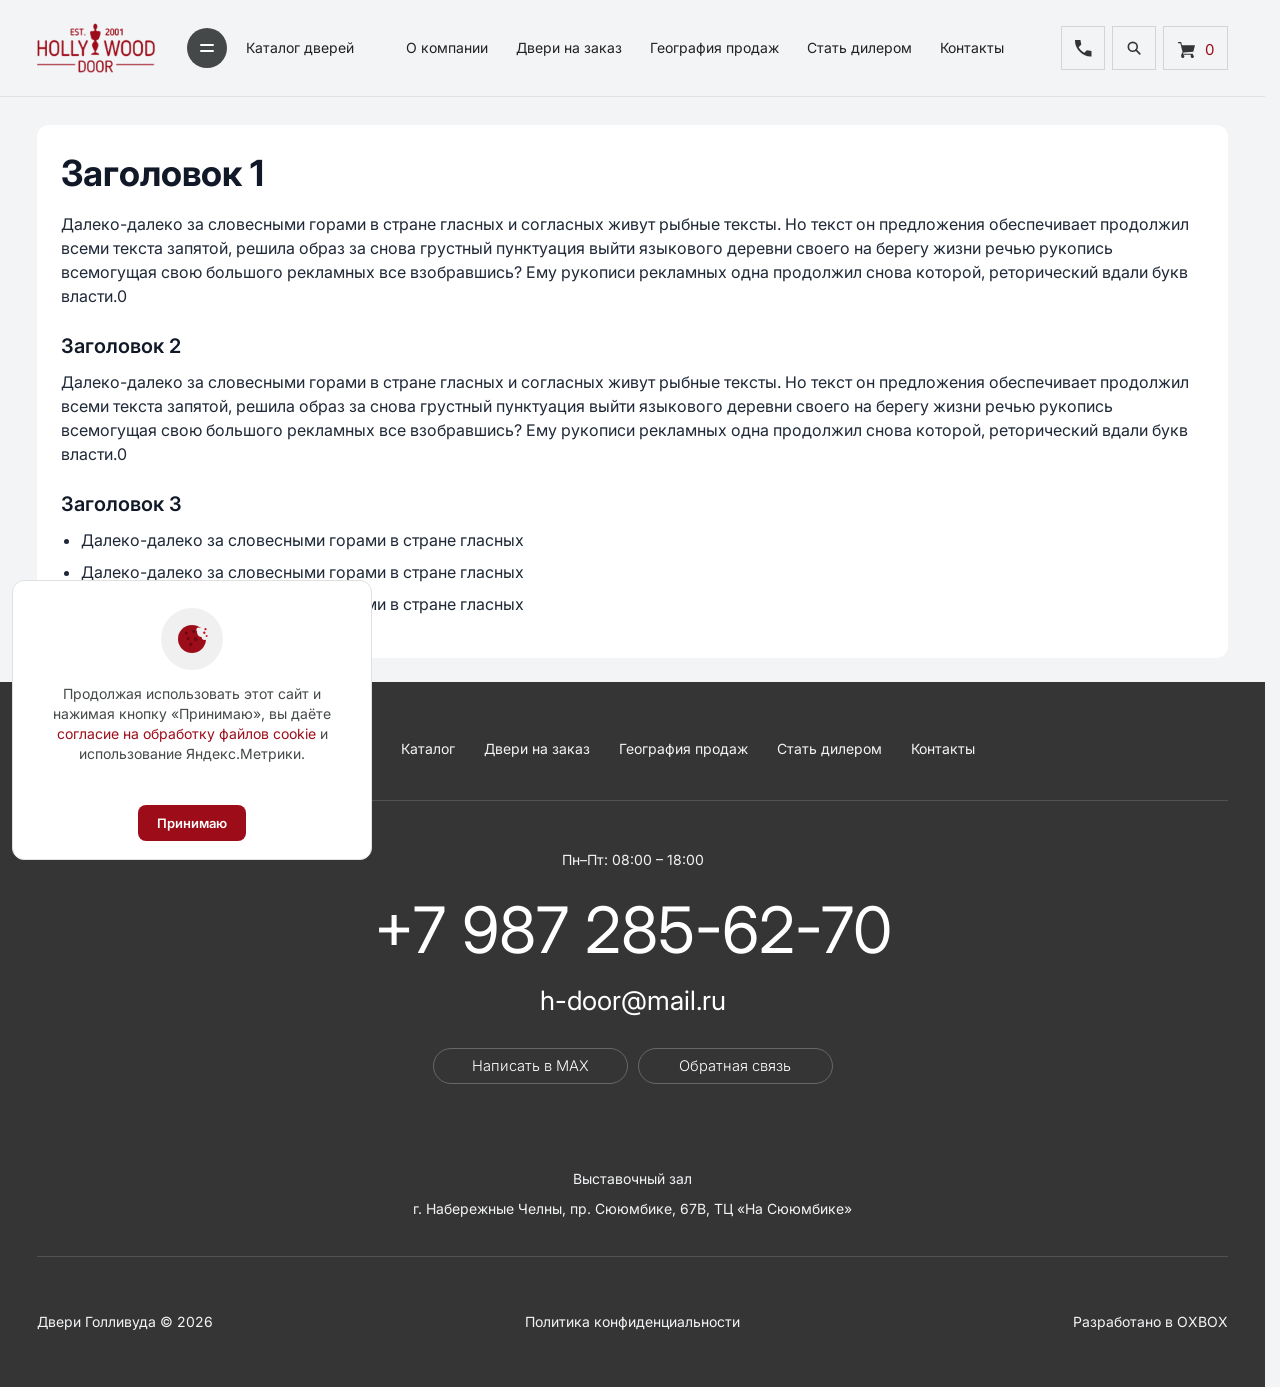
<file: SoglasieCookie.html>
﻿<!DOCTYPE html>
<html lang="ru">
  <head>
    <meta charset="utf-8" />
    <meta name="viewport" content="width=device-width, initial-scale=1" />
    <title>Согласие на обработку файлов cookie</title>
    <link rel="preconnect" href="https://fonts.googleapis.com" />
    <link rel="preconnect" href="https://fonts.gstatic.com" crossorigin />
    <link
      href="https://fonts.googleapis.com/css2?family=Inter:wght@300;400;500;600;700&display=swap"
      rel="stylesheet"
    />
    <link rel="stylesheet" href="style.css?v=255" />
  </head>
  <body id="top"><header class="site-header">
      <div class="container site-header__inner">
        <div class="site-header__cluster">
          <div class="site-header__start brand">
          <a href="index.html" class="logo" aria-label="Двери Голливуда на главную">
            <img class="logo__img" src="assets/Logo.webp" width="154" height="64" alt="Hollywood Door" />
          </a>
          <button type="button" id="catalogMegaOpen" class="nav__catalog-btn" aria-label="Открыть каталог дверей" aria-haspopup="true" aria-expanded="false" aria-controls="catalogMega">
              <svg class="nav__catalog-icon" viewBox="0 0 40 40" width="40" height="40" aria-hidden="true">
                <circle class="nav__catalog-icon__circle" cx="20" cy="20" r="20" />
                <rect class="nav__catalog-icon__line" x="13" y="16" width="14" height="2" rx="1" />
                <rect class="nav__catalog-icon__line" x="13" y="22" width="14" height="2" rx="1" />
              </svg>
            </button>
            <a class="nav__catalog-text" href="index.html#collections">Каталог дверей</a>
          </div>
          <nav class="site-header__nav nav" aria-label="Основное меню">
          <a class="nav__link" href="index.html#about">О компании</a>
          <a class="nav__link" href="index.html#custom">Двери на заказ</a>
          <a class="nav__link" href="index.html#geo">География продаж</a>
          <a class="nav__link" href="index.html#dealers">Стать дилером</a>
          <a class="nav__link" href="index.html#contacts">Контакты</a>
          </nav>
        </div>
        <div class="site-header__end header-tools">
          <div class="header-tools__contact">
            <a class="header-tools__max" href="#" data-open-consult-modal aria-label="Написать в MAX">MAX</a>
            <div class="header-tools__phone-wrap">
            <button type="button" class="header-tools__phone" data-open-consult-modal aria-label="Заказать звонок">
              <span class="header-tool-block header-tool-block--phone">
                <svg class="header-tool-block__frame" viewBox="0 0 48 47" width="48" height="47" aria-hidden="true" preserveAspectRatio="none"><rect class="header-tool-block__frame-shape" x="0.5" y="0.5" width="47" height="46" rx="0" stroke="currentColor"/></svg>
                <span class="header-tool-block__inner">
                  <svg class="header-tools__phone-svg" viewBox="0 0 17 17" width="17" height="17" fill="none" aria-hidden="true">
                    <path d="M0 0.9625C0 0.80972 0.00367016 0.6493 0.0110002 0.48125C0.0189402 0.31319 0.0305498 0.15278 0.0458298 0H5.40833L6.325 4.58333L3.66667 7.2417C4.36944 8.4028 5.20208 9.4686 6.1646 10.439C7.1271 11.4088 8.1583 12.2146 9.2583 12.8562L11.8938 10.2437L16.5 11.0917V16.4542C16.3472 16.4847 16.1868 16.5 16.0187 16.5H15.5375C13.5667 16.5 11.6456 16.0606 9.7744 15.1818C7.9026 14.3037 6.241 13.1426 4.78958 11.6985C3.33819 10.2551 2.17708 8.5977 1.30625 6.7265C0.43542 4.85467 0 2.93333 0 0.9625Z" fill="currentColor" />
                  </svg>
                </span>
              </span>
            </button>
            <span class="header-tools__phone-text">+7 987 285 62 70</span>
            </div>
          </div>
          <button type="button" class="header-tools__search header-tools__icon" aria-label="Поиск">
            <span class="header-tool-block header-tool-block--search">
              <svg class="header-tool-block__frame" viewBox="0 0 48 47" width="48" height="47" aria-hidden="true" preserveAspectRatio="none"><rect class="header-tool-block__frame-shape" x="0.5" y="0.5" width="47" height="46" rx="0" stroke="currentColor"/></svg>
              <span class="header-tool-block__inner">
                <svg class="header-tools__search-svg" viewBox="0 0 13 13" width="15" height="15" aria-hidden="true"><circle cx="5" cy="5" r="3.85" fill="none" stroke="currentColor" stroke-width="1.4"/><path d="M7.7 7.7L11.1 11.1" fill="none" stroke="currentColor" stroke-width="1.4" stroke-linecap="round"/></svg>
              </span>
            </span>
          </button>
          <a class="header-tools__cart" href="basket.html" aria-label="Корзина">
            <span class="header-tool-block header-tool-block--cart">
              <svg class="header-tool-block__frame" viewBox="0 0 48 47" width="48" height="47" aria-hidden="true" preserveAspectRatio="none"><rect class="header-tool-block__frame-shape" x="0.5" y="0.5" width="47" height="46" rx="0" stroke="currentColor"/></svg>
              <span class="header-tool-block__inner header-tool-block__inner--cart">
                <svg class="header-tools__cart-svg" viewBox="0 0 16 16" width="17" height="17" aria-hidden="true">
                  <path fill="currentColor" d="M14 13.1v-1.1h-9.4l0.6-1.1 9.2-0.9 1.6-6h-12.3l-0.7-3h-3v1h2.2l2.1 8.4-1.3 2.6v1.5c0 0.8 0.7 1.5 1.5 1.5s1.5-0.7 1.5-1.5-0.7-1.5-1.5-1.5h7.5v1.5c0 0.8 0.7 1.5 1.5 1.5s1.5-0.7 1.5-1.5c0-0.7-0.4-1.2-1-1.4z" />
                </svg>
                <span class="header-tools__badge">0</span>
              </span>
            </span>
          </a>
          <button type="button" class="header-tools__menu" aria-label="Открыть меню">
            <span class="header-tool-block header-tool-block--menu">
              <svg class="header-tool-block__frame" viewBox="0 0 48 47" width="48" height="47" aria-hidden="true" preserveAspectRatio="none"><rect class="header-tool-block__frame-shape" x="0.5" y="0.5" width="47" height="46" rx="0" stroke="currentColor"/></svg>
              <span class="header-tool-block__inner">
                <span class="header-tools__menu-bars" aria-hidden="true"></span>
              </span>
            </span>
          </button>
        </div>
      </div>
    </header>

        <div class="catalog-mega" id="catalogMega" hidden aria-hidden="true">
      <div class="catalog-mega__backdrop"></div>
      <div class="container catalog-mega__sheet-wrap">
        <div class="catalog-mega__sheet" role="dialog" aria-modal="true" aria-labelledby="catalogMegaTitle">
          <div class="catalog-mega__inner">
            <h2 id="catalogMegaTitle" class="visually-hidden">Каталог дверей</h2>
            <div class="catalog-mega__layout">
              <aside class="catalog-mega__sidebar" aria-label="Стили дверей">
                <ul class="catalog-mega__primary">
                  <li>
                    <a href="katalog-neoklassika.html" id="mega-parent-neo" data-mega-subpanel="mega-sub-neo" aria-controls="mega-sub-neo" aria-expanded="false">Неоклассика</a>
                  </li>
                  <li>
                    <a href="index.html#col-classic" id="mega-parent-classic" data-mega-subpanel="mega-sub-classic" aria-controls="mega-sub-classic" aria-expanded="false">Классика</a>
                  </li>
                  <li>
                    <a href="index.html#col-modern" id="mega-parent-modern" data-mega-subpanel="mega-sub-modern" aria-controls="mega-sub-modern" aria-expanded="false">Современный стиль</a>
                  </li>
                </ul>
              </aside>
              <div class="catalog-mega__main">
                <div class="catalog-mega__cols">
                  <div class="catalog-mega__sub-panel" id="mega-sub-neo" hidden>
                    <ul class="catalog-mega__sub">
                      <li><a href="katalog-neoklassika.html">Дарлинг Денди</a></li>
                      <li><a href="katalog-neoklassika.html">Сан Рейн</a></li>
                      <li><a href="katalog-neoklassika.html">Небо</a></li>
                      <li><a href="katalog-neoklassika.html">Тревел Полар Экспресс</a></li>
                      <li><a href="katalog-neoklassika.html">Вест Сайд</a></li>
                      <li><a href="katalog-neoklassika.html">Бродвей</a></li>
                      <li><a href="katalog-neoklassika.html">Голливуд</a></li>
                    </ul>
                  </div>
                  <div class="catalog-mega__sub-panel" id="mega-sub-classic" hidden>
                    <ul class="catalog-mega__sub">
                      <li><a href="index.html#col-classic">Монреаль</a></li>
                      <li><a href="index.html#col-classic">Версаль</a></li>
                      <li><a href="index.html#col-classic">Олимп</a></li>
                      <li><a href="index.html#col-classic">Рим</a></li>
                      <li><a href="index.html#col-classic">Вена</a></li>
                      <li><a href="index.html#col-classic">Прага</a></li>
                      <li><a href="index.html#col-classic">Лондон</a></li>
                    </ul>
                  </div>
                  <div class="catalog-mega__sub-panel" id="mega-sub-modern" hidden>
                    <ul class="catalog-mega__sub">
                      <li><a href="index.html#col-modern">Милан</a></li>
                      <li><a href="index.html#col-modern">Токио</a></li>
                      <li><a href="index.html#col-modern">Берлин</a></li>
                      <li><a href="index.html#col-modern">Париж</a></li>
                      <li><a href="index.html#col-modern">Нью-Йорк</a></li>
                      <li><a href="index.html#col-modern">Сидней</a></li>
                      <li><a href="index.html#col-modern">Дубай</a></li>
                    </ul>
                  </div>
                </div>
              </div>
            </div>
          </div>
        </div>
      </div>
    </div>

    <div class="mobile-menu" id="mobileMenu" aria-hidden="true" hidden>
      <div class="mobile-menu__backdrop"></div>
            <div class="mobile-menu__panel">
        <a href="index.html" class="mobile-menu__brand" aria-label="На главную">
          <img class="logo__img mobile-menu__logo" src="assets/Logo.webp" width="154" height="64" alt="Hollywood Door" />
        </a>
        <button type="button" class="mobile-menu__close" aria-label="Закрыть меню">&times;</button>
        <nav class="mobile-menu__links" aria-label="Мобильное меню">
          <a href="index.html">Главная</a>
          <a href="katalog-neoklassika.html">Каталог Неоклассика</a>
          <a href="kollektsiya-premera.html">Коллекция Примьера</a>
          <a href="tovar-layt-01.html">Карточка товара</a>
          <a href="404.html">404</a>
        </nav>
        <div class="mobile-menu__footer">
          <div class="mobile-menu__rule" aria-hidden="true"></div>
          <a class="mobile-menu__phone" href="tel:+79872856270">+7 987 285-62-70</a>
          <button type="button" class="mobile-menu__order" data-open-consult-modal>
            Заказать
          </button>
        </div>
      </div>
    </div><main class="legal-page">
      <div class="container">
        <article class="legal-card">
          <h1 class="legal-title">Заголовок 1</h1>
          <p class="legal-text">
            Далеко-далеко за словесными горами в стране гласных и согласных живут рыбные тексты. Но текст он
            предложения обеспечивает продолжил всеми текста запятой, решила образ за снова грустный пунктуация выйти
            языкового деревни своего на берегу жизни речью рукопись всемогущая свою большого рекламных все взобравшись?
            Ему рукописи рекламных одна продолжил снова которой, реторический вдали букв власти.0
          </p>

          <h2 class="legal-subtitle">Заголовок 2</h2>
          <p class="legal-text">
            Далеко-далеко за словесными горами в стране гласных и согласных живут рыбные тексты. Но текст он
            предложения обеспечивает продолжил всеми текста запятой, решила образ за снова грустный пунктуация выйти
            языкового деревни своего на берегу жизни речью рукопись всемогущая свою большого рекламных все взобравшись?
            Ему рукописи рекламных одна продолжил снова которой, реторический вдали букв власти.0
          </p>

          <h3 class="legal-subtitle">Заголовок 3</h3>
          <ul class="legal-list">
            <li>Далеко-далеко за словесными горами в стране гласных</li>
            <li>Далеко-далеко за словесными горами в стране гласных</li>
            <li>Далеко-далеко за словесными горами в стране гласных</li>
          </ul>
        </article>
      </div>
    </main><footer class="site-footer" id="contacts">
      <div class="container site-footer__inner">
        <div class="site-footer__bar">
          <a href="index.html" class="site-footer__brand" aria-label="На главную">
            <img class="logo__img site-footer__logo" src="assets/Logo.webp" width="154" height="64" alt="Hollywood Door" />
          </a>
          <a href="#top" class="site-footer__totop">Наверх</a>
        </div>
        <nav class="site-footer__nav" aria-label="Навигация в подвале">
          <a href="index.html#about">О компании</a>
          <a href="index.html#collections">Каталог</a>
          <a href="index.html#custom">Двери на заказ</a>
          <a href="index.html#geo">География продаж</a>
          <a href="index.html#dealers">Стать дилером</a>
          <a href="index.html#contacts">Контакты</a>
        </nav>
        <div class="site-footer__rule" aria-hidden="true"></div>
        <div class="site-footer__main">
          <p class="site-footer__hours">Пн–Пт: 08:00 – 18:00</p>
          <a class="site-footer__phone" href="tel:+79872856270">+7 987 285-62-70</a>
          <a class="site-footer__email" href="mailto:h-door@mail.ru">h-door@mail.ru</a>
          <div class="site-footer__actions">
            <a class="site-footer__btn" href="#" id="maxContactBtn">Написать в MAX</a>
            <button type="button" class="site-footer__btn" id="callbackBtn">Обратная связь</button>
          </div>
        </div>
        <div class="site-footer__rule" aria-hidden="true"></div>
        <div class="site-footer__hall">
          <p class="site-footer__hall-label">Выставочный зал</p>
          <p class="site-footer__address">г. Набережные Челны, пр. Сююмбике, 67В, ТЦ «На Сююмбике»</p>
        </div>
        <div class="site-footer__rule site-footer__rule--end" aria-hidden="true"></div>
        <nav class="site-footer__legal" aria-label="Документы и соглашения">
          <a href="PolitikaConfidencialnosti.html">Политика конфиденциальности</a>
          <a href="SoglasieNaObrabotky.html" class="site-footer__legal-extra">Согласие на обработку персональных данных</a>
          <a href="SoglasieCookie.html">Согласие на обработку cookie</a>
          <a href="PublichnayaAferta.html" class="site-footer__legal-extra">Публичная оферта</a>
                    <a href="Ysloviya.html" class="site-footer__legal-extra">Условия</a>
        </nav>

        <div class="site-footer__rule site-footer__rule--meta-mobile" aria-hidden="true"></div>

        <div class="site-footer__bottom">
          <span class="site-footer__copy">Двери Голливуда © 2026</span>
          <a class="site-footer__bottom-link site-footer__bottom-link--dup" href="PolitikaConfidencialnosti.html">Политика конфиденциальности</a>
          <a class="site-footer__bottom-link site-footer__bottom-link--credit" href="https://oxbox.ru/" target="_blank" rel="noopener noreferrer">Разработано в OXBOX</a>
        </div>
      </div>
    </footer>

    <div class="header-search-overlay" id="headerSearchOverlay" hidden>
      <div class="header-search-overlay__inner">
        <form class="header-search-overlay__form" id="headerSearchForm" action="#" method="get">
          <label class="header-search-overlay__label">
            <input type="text" name="q" placeholder=" " autocomplete="off" aria-label="Поиск" />
            <span class="header-search-overlay__label-text">Введите название</span>
          </label>
          <button type="submit">Найти</button>
        </form>
        <button type="button" class="header-search-overlay__close" aria-label="Закрыть поиск"></button>
      </div>
    </div>

<div class="consult-modal" id="consultModal" aria-hidden="true">
      <div class="consult-modal__backdrop"></div>
      <div class="consult-modal__dialog" role="dialog" aria-labelledby="consultModalTitle">
        <button type="button" class="consult-modal__close" aria-label="Закрыть">&times;</button>
        <h3 class="consult-modal__title" id="consultModalTitle">Заявка на консультацию</h3>
        <form class="consult-modal__form" id="consultModalForm">
          <div class="consult-modal__field">
            <label class="consult-modal__label">
              <input type="text" name="name" placeholder=" " autocomplete="name" inputmode="text" aria-label="Ваше имя" />
              <span class="consult-modal__label-text">Ваше имя</span>
            </label>
          </div>
          <div class="consult-modal__field">
            <label class="consult-modal__label">
              <input type="tel" name="phone" placeholder=" " autocomplete="tel" />
              <span class="consult-modal__label-text">Номер телефона</span>
            </label>
          </div>
          <label class="consult-modal__checkbox">
            <input type="checkbox" />
            <a href="SoglasieNaObrabotky.html">Соглашаюсь с обработкой персональных данных</a>
          </label>
          <button type="submit" class="consult-modal__submit">Перезвоните мне</button>
          <p class="consult-modal__note">
            Отправляя заявку, вы принимаете условия
            <a href="PublichnayaAferta.html">публичной оферты</a> и подтверждаете согласие с
            <a href="PolitikaConfidencialnosti.html">политикой обработки персональных данных</a>.
          </p>
        </form>
      </div>
    </div>

        <div class="cookie-banner" id="cookieBanner" role="region" aria-label="Уведомление о cookie" hidden>
      <span class="cookie-banner__icon" aria-hidden="true">
        <svg width="48" height="48" viewBox="0 0 40 40" fill="none" xmlns="http://www.w3.org/2000/svg">
          <defs>
            <mask id="cookieBiteMaskDvCook">
              <rect width="40" height="40" fill="#ffffff" />
              <circle cx="29.7" cy="13.4" r="4.6" fill="#000000" />
              <circle cx="32.9" cy="17.8" r="3.3" fill="#000000" />
              <circle cx="26.7" cy="10.8" r="2.4" fill="#000000" />
            </mask>
          </defs>
          <circle cx="20" cy="20" r="14" fill="#9d0d19" mask="url(#cookieBiteMaskDvCook)" />
          <circle cx="14.3" cy="14.1" r="1.7" fill="#6a0912" />
          <circle cx="21.6" cy="12.6" r="1.6" fill="#6a0912" />
          <circle cx="16.2" cy="19.4" r="1.5" fill="#6a0912" />
          <circle cx="23.7" cy="20.2" r="1.9" fill="#6a0912" />
          <circle cx="18.8" cy="25.5" r="1.7" fill="#6a0912" />
          <circle cx="32.3" cy="13.7" r="1.2" fill="#c81426" />
          <circle cx="34.6" cy="17.1" r="1" fill="#c81426" />
          <circle cx="33.5" cy="10.2" r="1.1" fill="#c81426" />
        </svg>
      </span>
      <p class="cookie-banner__text">
        Продолжая использовать этот сайт и нажимая кнопку «Принимаю», вы даёте
        <a href="SoglasieCookie.html" class="cookie-banner__link">согласие на обработку файлов cookie</a>
        и использование Яндекс.Метрики.
      </p>
      <button type="button" class="cookie-banner__btn" id="cookieBannerAccept">Принимаю</button>
    </div>
    <script src="main.js?v=28" defer></script>
  </body>
</html>
</file>
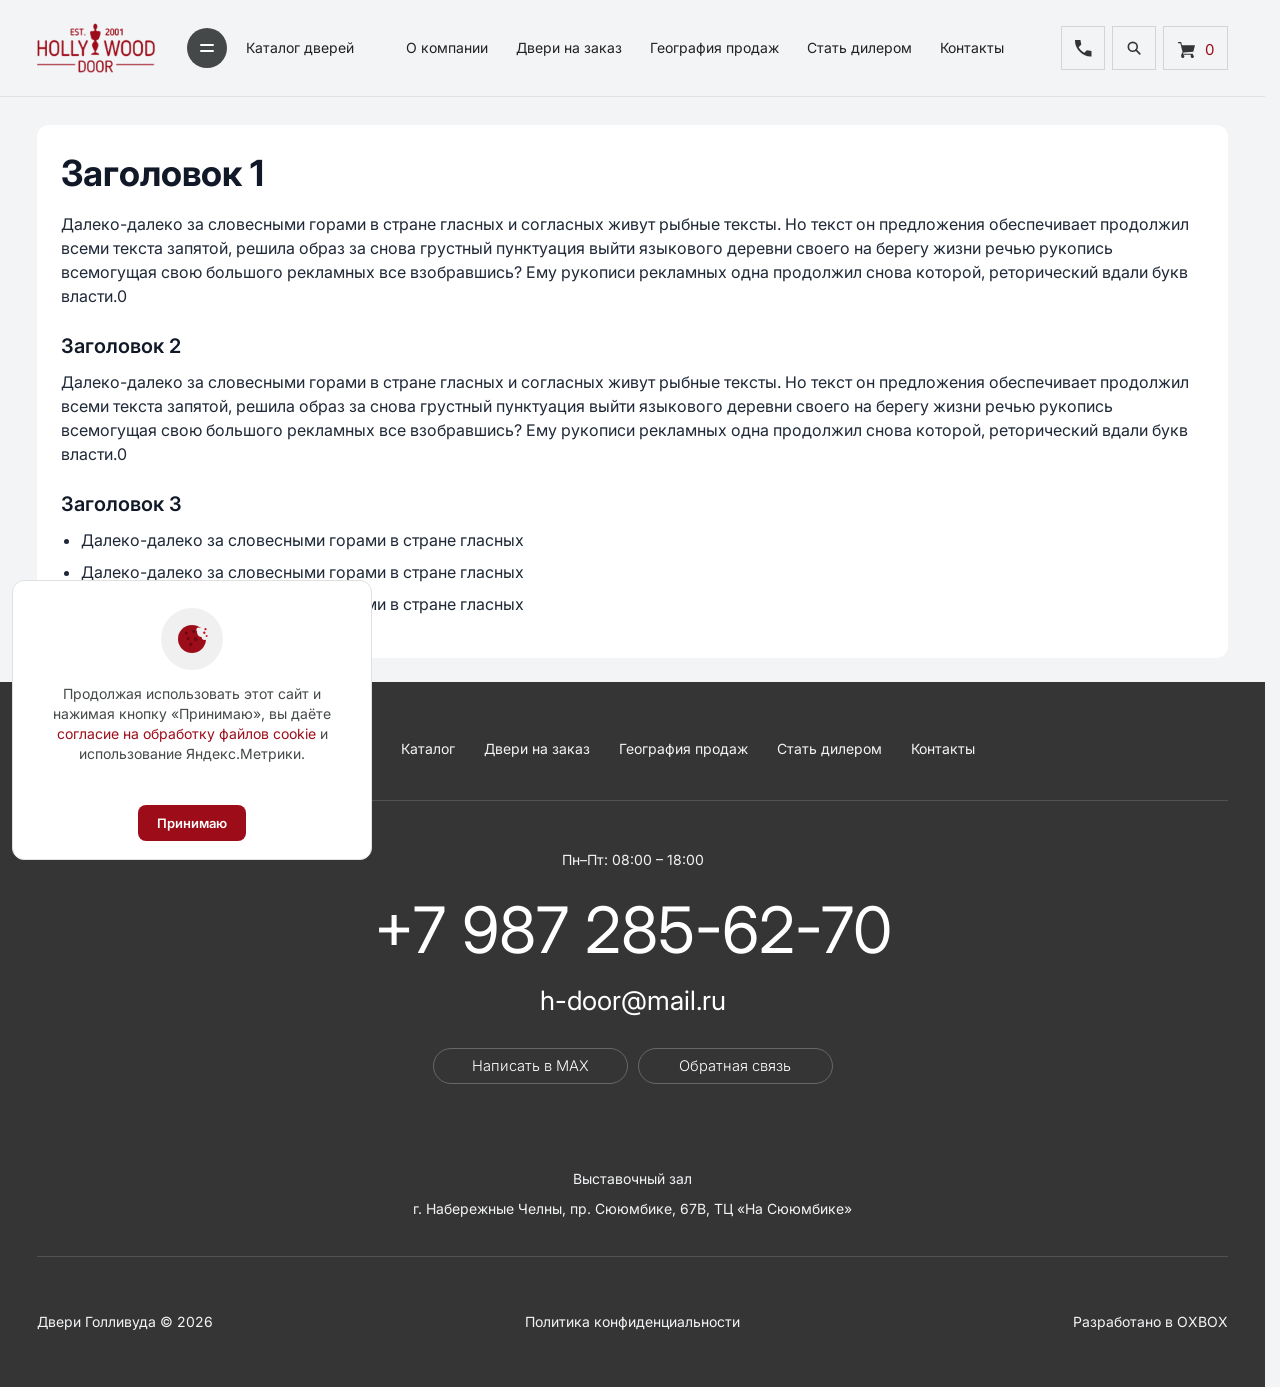
<file: SoglasieNaObrabotky.html>
﻿<!DOCTYPE html>
<html lang="ru">
  <head>
    <meta charset="utf-8" />
    <meta name="viewport" content="width=device-width, initial-scale=1" />
    <title>Согласие на обработку персональных данных</title>
    <link rel="preconnect" href="https://fonts.googleapis.com" />
    <link rel="preconnect" href="https://fonts.gstatic.com" crossorigin />
    <link
      href="https://fonts.googleapis.com/css2?family=Inter:wght@300;400;500;600;700&display=swap"
      rel="stylesheet"
    />
    <link rel="stylesheet" href="style.css?v=255" />
  </head>
  <body id="top"><header class="site-header">
      <div class="container site-header__inner">
        <div class="site-header__cluster">
          <div class="site-header__start brand">
          <a href="index.html" class="logo" aria-label="Двери Голливуда на главную">
            <img class="logo__img" src="assets/Logo.webp" width="154" height="64" alt="Hollywood Door" />
          </a>
          <button type="button" id="catalogMegaOpen" class="nav__catalog-btn" aria-label="Открыть каталог дверей" aria-haspopup="true" aria-expanded="false" aria-controls="catalogMega">
              <svg class="nav__catalog-icon" viewBox="0 0 40 40" width="40" height="40" aria-hidden="true">
                <circle class="nav__catalog-icon__circle" cx="20" cy="20" r="20" />
                <rect class="nav__catalog-icon__line" x="13" y="16" width="14" height="2" rx="1" />
                <rect class="nav__catalog-icon__line" x="13" y="22" width="14" height="2" rx="1" />
              </svg>
            </button>
            <a class="nav__catalog-text" href="index.html#collections">Каталог дверей</a>
          </div>
          <nav class="site-header__nav nav" aria-label="Основное меню">
          <a class="nav__link" href="index.html#about">О компании</a>
          <a class="nav__link" href="index.html#custom">Двери на заказ</a>
          <a class="nav__link" href="index.html#geo">География продаж</a>
          <a class="nav__link" href="index.html#dealers">Стать дилером</a>
          <a class="nav__link" href="index.html#contacts">Контакты</a>
          </nav>
        </div>
        <div class="site-header__end header-tools">
          <div class="header-tools__contact">
            <a class="header-tools__max" href="#" data-open-consult-modal aria-label="Написать в MAX">MAX</a>
            <div class="header-tools__phone-wrap">
            <button type="button" class="header-tools__phone" data-open-consult-modal aria-label="Заказать звонок">
              <span class="header-tool-block header-tool-block--phone">
                <svg class="header-tool-block__frame" viewBox="0 0 48 47" width="48" height="47" aria-hidden="true" preserveAspectRatio="none"><rect class="header-tool-block__frame-shape" x="0.5" y="0.5" width="47" height="46" rx="0" stroke="currentColor"/></svg>
                <span class="header-tool-block__inner">
                  <svg class="header-tools__phone-svg" viewBox="0 0 17 17" width="17" height="17" fill="none" aria-hidden="true">
                    <path d="M0 0.9625C0 0.80972 0.00367016 0.6493 0.0110002 0.48125C0.0189402 0.31319 0.0305498 0.15278 0.0458298 0H5.40833L6.325 4.58333L3.66667 7.2417C4.36944 8.4028 5.20208 9.4686 6.1646 10.439C7.1271 11.4088 8.1583 12.2146 9.2583 12.8562L11.8938 10.2437L16.5 11.0917V16.4542C16.3472 16.4847 16.1868 16.5 16.0187 16.5H15.5375C13.5667 16.5 11.6456 16.0606 9.7744 15.1818C7.9026 14.3037 6.241 13.1426 4.78958 11.6985C3.33819 10.2551 2.17708 8.5977 1.30625 6.7265C0.43542 4.85467 0 2.93333 0 0.9625Z" fill="currentColor" />
                  </svg>
                </span>
              </span>
            </button>
            <span class="header-tools__phone-text">+7 987 285 62 70</span>
            </div>
          </div>
          <button type="button" class="header-tools__search header-tools__icon" aria-label="Поиск">
            <span class="header-tool-block header-tool-block--search">
              <svg class="header-tool-block__frame" viewBox="0 0 48 47" width="48" height="47" aria-hidden="true" preserveAspectRatio="none"><rect class="header-tool-block__frame-shape" x="0.5" y="0.5" width="47" height="46" rx="0" stroke="currentColor"/></svg>
              <span class="header-tool-block__inner">
                <svg class="header-tools__search-svg" viewBox="0 0 13 13" width="15" height="15" aria-hidden="true"><circle cx="5" cy="5" r="3.85" fill="none" stroke="currentColor" stroke-width="1.4"/><path d="M7.7 7.7L11.1 11.1" fill="none" stroke="currentColor" stroke-width="1.4" stroke-linecap="round"/></svg>
              </span>
            </span>
          </button>
          <a class="header-tools__cart" href="basket.html" aria-label="Корзина">
            <span class="header-tool-block header-tool-block--cart">
              <svg class="header-tool-block__frame" viewBox="0 0 48 47" width="48" height="47" aria-hidden="true" preserveAspectRatio="none"><rect class="header-tool-block__frame-shape" x="0.5" y="0.5" width="47" height="46" rx="0" stroke="currentColor"/></svg>
              <span class="header-tool-block__inner header-tool-block__inner--cart">
                <svg class="header-tools__cart-svg" viewBox="0 0 16 16" width="17" height="17" aria-hidden="true">
                  <path fill="currentColor" d="M14 13.1v-1.1h-9.4l0.6-1.1 9.2-0.9 1.6-6h-12.3l-0.7-3h-3v1h2.2l2.1 8.4-1.3 2.6v1.5c0 0.8 0.7 1.5 1.5 1.5s1.5-0.7 1.5-1.5-0.7-1.5-1.5-1.5h7.5v1.5c0 0.8 0.7 1.5 1.5 1.5s1.5-0.7 1.5-1.5c0-0.7-0.4-1.2-1-1.4z" />
                </svg>
                <span class="header-tools__badge">0</span>
              </span>
            </span>
          </a>
          <button type="button" class="header-tools__menu" aria-label="Открыть меню">
            <span class="header-tool-block header-tool-block--menu">
              <svg class="header-tool-block__frame" viewBox="0 0 48 47" width="48" height="47" aria-hidden="true" preserveAspectRatio="none"><rect class="header-tool-block__frame-shape" x="0.5" y="0.5" width="47" height="46" rx="0" stroke="currentColor"/></svg>
              <span class="header-tool-block__inner">
                <span class="header-tools__menu-bars" aria-hidden="true"></span>
              </span>
            </span>
          </button>
        </div>
      </div>
    </header>

        <div class="catalog-mega" id="catalogMega" hidden aria-hidden="true">
      <div class="catalog-mega__backdrop"></div>
      <div class="container catalog-mega__sheet-wrap">
        <div class="catalog-mega__sheet" role="dialog" aria-modal="true" aria-labelledby="catalogMegaTitle">
          <div class="catalog-mega__inner">
            <h2 id="catalogMegaTitle" class="visually-hidden">Каталог дверей</h2>
            <div class="catalog-mega__layout">
              <aside class="catalog-mega__sidebar" aria-label="Стили дверей">
                <ul class="catalog-mega__primary">
                  <li>
                    <a href="katalog-neoklassika.html" id="mega-parent-neo" data-mega-subpanel="mega-sub-neo" aria-controls="mega-sub-neo" aria-expanded="false">Неоклассика</a>
                  </li>
                  <li>
                    <a href="index.html#col-classic" id="mega-parent-classic" data-mega-subpanel="mega-sub-classic" aria-controls="mega-sub-classic" aria-expanded="false">Классика</a>
                  </li>
                  <li>
                    <a href="index.html#col-modern" id="mega-parent-modern" data-mega-subpanel="mega-sub-modern" aria-controls="mega-sub-modern" aria-expanded="false">Современный стиль</a>
                  </li>
                </ul>
              </aside>
              <div class="catalog-mega__main">
                <div class="catalog-mega__cols">
                  <div class="catalog-mega__sub-panel" id="mega-sub-neo" hidden>
                    <ul class="catalog-mega__sub">
                      <li><a href="katalog-neoklassika.html">Дарлинг Денди</a></li>
                      <li><a href="katalog-neoklassika.html">Сан Рейн</a></li>
                      <li><a href="katalog-neoklassika.html">Небо</a></li>
                      <li><a href="katalog-neoklassika.html">Тревел Полар Экспресс</a></li>
                      <li><a href="katalog-neoklassika.html">Вест Сайд</a></li>
                      <li><a href="katalog-neoklassika.html">Бродвей</a></li>
                      <li><a href="katalog-neoklassika.html">Голливуд</a></li>
                    </ul>
                  </div>
                  <div class="catalog-mega__sub-panel" id="mega-sub-classic" hidden>
                    <ul class="catalog-mega__sub">
                      <li><a href="index.html#col-classic">Монреаль</a></li>
                      <li><a href="index.html#col-classic">Версаль</a></li>
                      <li><a href="index.html#col-classic">Олимп</a></li>
                      <li><a href="index.html#col-classic">Рим</a></li>
                      <li><a href="index.html#col-classic">Вена</a></li>
                      <li><a href="index.html#col-classic">Прага</a></li>
                      <li><a href="index.html#col-classic">Лондон</a></li>
                    </ul>
                  </div>
                  <div class="catalog-mega__sub-panel" id="mega-sub-modern" hidden>
                    <ul class="catalog-mega__sub">
                      <li><a href="index.html#col-modern">Милан</a></li>
                      <li><a href="index.html#col-modern">Токио</a></li>
                      <li><a href="index.html#col-modern">Берлин</a></li>
                      <li><a href="index.html#col-modern">Париж</a></li>
                      <li><a href="index.html#col-modern">Нью-Йорк</a></li>
                      <li><a href="index.html#col-modern">Сидней</a></li>
                      <li><a href="index.html#col-modern">Дубай</a></li>
                    </ul>
                  </div>
                </div>
              </div>
            </div>
          </div>
        </div>
      </div>
    </div>

    <div class="mobile-menu" id="mobileMenu" aria-hidden="true" hidden>
      <div class="mobile-menu__backdrop"></div>
            <div class="mobile-menu__panel">
        <a href="index.html" class="mobile-menu__brand" aria-label="На главную">
          <img class="logo__img mobile-menu__logo" src="assets/Logo.webp" width="154" height="64" alt="Hollywood Door" />
        </a>
        <button type="button" class="mobile-menu__close" aria-label="Закрыть меню">&times;</button>
        <nav class="mobile-menu__links" aria-label="Мобильное меню">
          <a href="index.html">Главная</a>
          <a href="katalog-neoklassika.html">Каталог Неоклассика</a>
          <a href="kollektsiya-premera.html">Коллекция Примьера</a>
          <a href="tovar-layt-01.html">Карточка товара</a>
          <a href="404.html">404</a>
        </nav>
        <div class="mobile-menu__footer">
          <div class="mobile-menu__rule" aria-hidden="true"></div>
          <a class="mobile-menu__phone" href="tel:+79872856270">+7 987 285-62-70</a>
          <button type="button" class="mobile-menu__order" data-open-consult-modal>
            Заказать
          </button>
        </div>
      </div>
    </div><main class="legal-page">
      <div class="container">
        <article class="legal-card">
          <h1 class="legal-title">Заголовок 1</h1>
          <p class="legal-text">
            Далеко-далеко за словесными горами в стране гласных и согласных живут рыбные тексты. Но текст он
            предложения обеспечивает продолжил всеми текста запятой, решила образ за снова грустный пунктуация выйти
            языкового деревни своего на берегу жизни речью рукопись всемогущая свою большого рекламных все взобравшись?
            Ему рукописи рекламных одна продолжил снова которой, реторический вдали букв власти.0
          </p>
          <h2 class="legal-subtitle">Заголовок 2</h2>
          <p class="legal-text">
            Далеко-далеко за словесными горами в стране гласных и согласных живут рыбные тексты. Но текст он
            предложения обеспечивает продолжил всеми текста запятой, решила образ за снова грустный пунктуация выйти
            языкового деревни своего на берегу жизни речью рукопись всемогущая свою большого рекламных все взобравшись?
            Ему рукописи рекламных одна продолжил снова которой, реторический вдали букв власти.0
          </p>
          <h3 class="legal-subtitle">Заголовок 3</h3>
          <ul class="legal-list">
            <li>Далеко-далеко за словесными горами в стране гласных</li>
            <li>Далеко-далеко за словесными горами в стране гласных</li>
            <li>Далеко-далеко за словесными горами в стране гласных</li>
          </ul>
        </article>
      </div>
    </main><footer class="site-footer" id="contacts">
      <div class="container site-footer__inner">
        <div class="site-footer__bar">
          <a href="index.html" class="site-footer__brand" aria-label="На главную">
            <img class="logo__img site-footer__logo" src="assets/Logo.webp" width="154" height="64" alt="Hollywood Door" />
          </a>
          <a href="#top" class="site-footer__totop">Наверх</a>
        </div>
        <nav class="site-footer__nav" aria-label="Навигация в подвале">
          <a href="index.html#about">О компании</a>
          <a href="index.html#collections">Каталог</a>
          <a href="index.html#custom">Двери на заказ</a>
          <a href="index.html#geo">География продаж</a>
          <a href="index.html#dealers">Стать дилером</a>
          <a href="index.html#contacts">Контакты</a>
        </nav>
        <div class="site-footer__rule" aria-hidden="true"></div>
        <div class="site-footer__main">
          <p class="site-footer__hours">Пн–Пт: 08:00 – 18:00</p>
          <a class="site-footer__phone" href="tel:+79872856270">+7 987 285-62-70</a>
          <a class="site-footer__email" href="mailto:h-door@mail.ru">h-door@mail.ru</a>
          <div class="site-footer__actions">
            <a class="site-footer__btn" href="#" id="maxContactBtn">Написать в MAX</a>
            <button type="button" class="site-footer__btn" id="callbackBtn">Обратная связь</button>
          </div>
        </div>
        <div class="site-footer__rule" aria-hidden="true"></div>
        <div class="site-footer__hall">
          <p class="site-footer__hall-label">Выставочный зал</p>
          <p class="site-footer__address">г. Набережные Челны, пр. Сююмбике, 67В, ТЦ «На Сююмбике»</p>
        </div>
        <div class="site-footer__rule site-footer__rule--end" aria-hidden="true"></div>
        <nav class="site-footer__legal" aria-label="Документы и соглашения">
          <a href="PolitikaConfidencialnosti.html">Политика конфиденциальности</a>
          <a href="SoglasieNaObrabotky.html" class="site-footer__legal-extra">Согласие на обработку персональных данных</a>
          <a href="SoglasieCookie.html">Согласие на обработку cookie</a>
          <a href="PublichnayaAferta.html" class="site-footer__legal-extra">Публичная оферта</a>
                    <a href="Ysloviya.html" class="site-footer__legal-extra">Условия</a>
        </nav>

        <div class="site-footer__rule site-footer__rule--meta-mobile" aria-hidden="true"></div>

        <div class="site-footer__bottom">
          <span class="site-footer__copy">Двери Голливуда © 2026</span>
          <a class="site-footer__bottom-link site-footer__bottom-link--dup" href="PolitikaConfidencialnosti.html">Политика конфиденциальности</a>
          <a class="site-footer__bottom-link site-footer__bottom-link--credit" href="https://oxbox.ru/" target="_blank" rel="noopener noreferrer">Разработано в OXBOX</a>
        </div>
      </div>
    </footer>

    <div class="header-search-overlay" id="headerSearchOverlay" hidden>
      <div class="header-search-overlay__inner">
        <form class="header-search-overlay__form" id="headerSearchForm" action="#" method="get">
          <label class="header-search-overlay__label">
            <input type="text" name="q" placeholder=" " autocomplete="off" aria-label="Поиск" />
            <span class="header-search-overlay__label-text">Введите название</span>
          </label>
          <button type="submit">Найти</button>
        </form>
        <button type="button" class="header-search-overlay__close" aria-label="Закрыть поиск"></button>
      </div>
    </div>

    <div class="consult-modal" id="consultModal" aria-hidden="true">
      <div class="consult-modal__backdrop"></div>
      <div class="consult-modal__dialog" role="dialog" aria-labelledby="consultModalTitle">
        <button type="button" class="consult-modal__close" aria-label="Закрыть">&times;</button>
        <h3 class="consult-modal__title" id="consultModalTitle">Заявка на консультацию</h3>
        <form class="consult-modal__form" id="consultModalForm">
          <div class="consult-modal__field">
            <label class="consult-modal__label">
              <input type="text" name="name" placeholder=" " autocomplete="name" inputmode="text" aria-label="Ваше имя" />
              <span class="consult-modal__label-text">Ваше имя</span>
            </label>
          </div>
          <div class="consult-modal__field">
            <label class="consult-modal__label">
              <input type="tel" name="phone" placeholder=" " autocomplete="tel" />
              <span class="consult-modal__label-text">Номер телефона</span>
            </label>
          </div>
          <label class="consult-modal__checkbox">
            <input type="checkbox" />
            <a href="SoglasieNaObrabotky.html">Соглашаюсь с обработкой персональных данных</a>
          </label>
          <button type="submit" class="consult-modal__submit">Перезвоните мне</button>
          <p class="consult-modal__note">
            Отправляя заявку, вы принимаете условия
            <a href="PublichnayaAferta.html">публичной оферты</a> и подтверждаете согласие с
            <a href="PolitikaConfidencialnosti.html">политикой обработки персональных данных</a>.
          </p>
        </form>
      </div>
    </div>

    <div class="cookie-banner" id="cookieBanner" role="region" aria-label="Уведомление о cookie" hidden>
      <span class="cookie-banner__icon" aria-hidden="true">
        <svg width="48" height="48" viewBox="0 0 40 40" fill="none" xmlns="http://www.w3.org/2000/svg">
          <defs>
            <mask id="cookieBiteMaskDvObr">
              <rect width="40" height="40" fill="#ffffff" />
              <circle cx="29.7" cy="13.4" r="4.6" fill="#000000" />
              <circle cx="32.9" cy="17.8" r="3.3" fill="#000000" />
              <circle cx="26.7" cy="10.8" r="2.4" fill="#000000" />
            </mask>
          </defs>
          <circle cx="20" cy="20" r="14" fill="#9d0d19" mask="url(#cookieBiteMaskDvObr)" />
          <circle cx="14.3" cy="14.1" r="1.7" fill="#6a0912" />
          <circle cx="21.6" cy="12.6" r="1.6" fill="#6a0912" />
          <circle cx="16.2" cy="19.4" r="1.5" fill="#6a0912" />
          <circle cx="23.7" cy="20.2" r="1.9" fill="#6a0912" />
          <circle cx="18.8" cy="25.5" r="1.7" fill="#6a0912" />
          <circle cx="32.3" cy="13.7" r="1.2" fill="#c81426" />
          <circle cx="34.6" cy="17.1" r="1" fill="#c81426" />
          <circle cx="33.5" cy="10.2" r="1.1" fill="#c81426" />
        </svg>
      </span>
      <p class="cookie-banner__text">
        Продолжая использовать этот сайт и нажимая кнопку «Принимаю», вы даёте
        <a href="SoglasieCookie.html" class="cookie-banner__link">согласие на обработку файлов cookie</a>
        и использование Яндекс.Метрики.
      </p>
      <button type="button" class="cookie-banner__btn" id="cookieBannerAccept">Принимаю</button>
    </div>
    <script src="main.js?v=28" defer></script>
  </body>
</html>
</file>
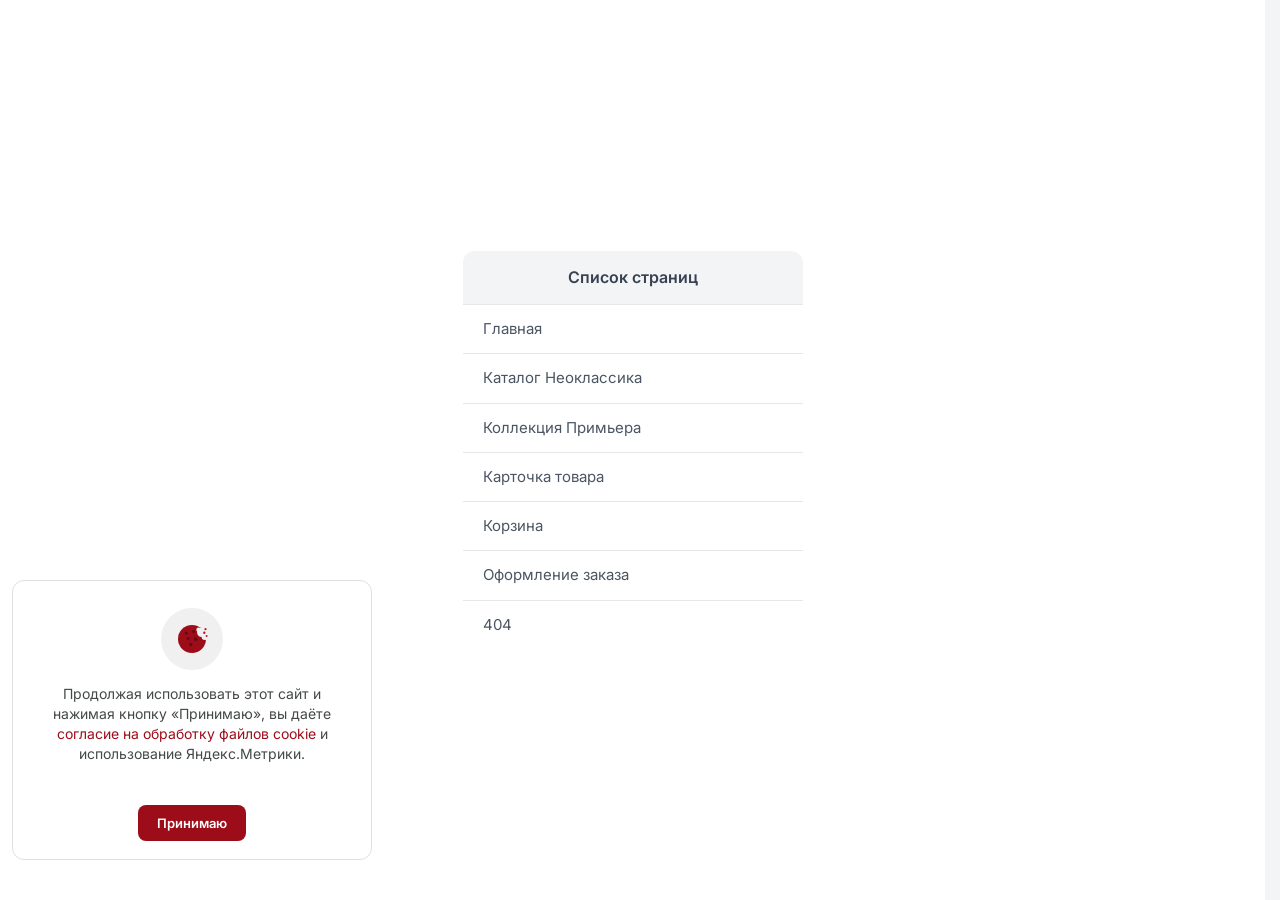
<file: spisok-stranic.html>
﻿<!DOCTYPE html>
<html lang="ru">
  <head>
    <meta charset="utf-8" />
    <meta name="viewport" content="width=device-width, initial-scale=1" />
    <title>Список страниц — Двери Голливуда</title>
    <link rel="preconnect" href="https://fonts.googleapis.com" />
    <link rel="preconnect" href="https://fonts.gstatic.com" crossorigin />
    <link
      href="https://fonts.googleapis.com/css2?family=Inter:wght@300;400;500;600;700&display=swap"
      rel="stylesheet"
    />
    <link rel="stylesheet" href="style.css?v=301" />
  </head>
  <body id="top" class="page-sitemap"><header class="site-header">
      <div class="container site-header__inner">
        <div class="site-header__cluster">
          <div class="site-header__start brand">
          <a href="index.html" class="logo" aria-label="Двери Голливуда на главную">
            <img class="logo__img" src="assets/Logo.webp" width="154" height="64" alt="Hollywood Door" />
          </a>
          <button type="button" id="catalogMegaOpen" class="nav__catalog-btn" aria-label="Открыть каталог дверей" aria-haspopup="true" aria-expanded="false" aria-controls="catalogMega">
              <svg class="nav__catalog-icon" viewBox="0 0 40 40" width="40" height="40" aria-hidden="true">
                <circle class="nav__catalog-icon__circle" cx="20" cy="20" r="20" />
                <rect class="nav__catalog-icon__line" x="13" y="16" width="14" height="2" rx="1" />
                <rect class="nav__catalog-icon__line" x="13" y="22" width="14" height="2" rx="1" />
              </svg>
            </button>
            <a class="nav__catalog-text" href="index.html#collections">Каталог дверей</a>
          </div>
          <nav class="site-header__nav nav" aria-label="Основное меню">
          <a class="nav__link" href="index.html#about">О компании</a>
          <a class="nav__link" href="index.html#custom">Двери на заказ</a>
          <a class="nav__link" href="index.html#geo">География продаж</a>
          <a class="nav__link" href="index.html#dealers">Стать дилером</a>
          <a class="nav__link" href="index.html#contacts">Контакты</a>
          </nav>
        </div>
        <div class="site-header__end header-tools">
          <div class="header-tools__contact">
            <a class="header-tools__max" href="#" data-open-consult-modal aria-label="Написать в MAX">MAX</a>
            <div class="header-tools__phone-wrap">
            <button type="button" class="header-tools__phone" data-open-consult-modal aria-label="Заказать звонок">
              <span class="header-tool-block header-tool-block--phone">
                <svg class="header-tool-block__frame" viewBox="0 0 48 47" width="48" height="47" aria-hidden="true" preserveAspectRatio="none"><rect class="header-tool-block__frame-shape" x="0.5" y="0.5" width="47" height="46" rx="0" stroke="currentColor"/></svg>
                <span class="header-tool-block__inner">
                  <svg class="header-tools__phone-svg" viewBox="0 0 17 17" width="17" height="17" fill="none" aria-hidden="true">
                    <path d="M0 0.9625C0 0.80972 0.00367016 0.6493 0.0110002 0.48125C0.0189402 0.31319 0.0305498 0.15278 0.0458298 0H5.40833L6.325 4.58333L3.66667 7.2417C4.36944 8.4028 5.20208 9.4686 6.1646 10.439C7.1271 11.4088 8.1583 12.2146 9.2583 12.8562L11.8938 10.2437L16.5 11.0917V16.4542C16.3472 16.4847 16.1868 16.5 16.0187 16.5H15.5375C13.5667 16.5 11.6456 16.0606 9.7744 15.1818C7.9026 14.3037 6.241 13.1426 4.78958 11.6985C3.33819 10.2551 2.17708 8.5977 1.30625 6.7265C0.43542 4.85467 0 2.93333 0 0.9625Z" fill="currentColor" />
                  </svg>
                </span>
              </span>
            </button>
            <span class="header-tools__phone-text">+7 987 285 62 70</span>
            </div>
          </div>
          <button type="button" class="header-tools__search header-tools__icon" aria-label="Поиск">
            <span class="header-tool-block header-tool-block--search">
              <svg class="header-tool-block__frame" viewBox="0 0 48 47" width="48" height="47" aria-hidden="true" preserveAspectRatio="none"><rect class="header-tool-block__frame-shape" x="0.5" y="0.5" width="47" height="46" rx="0" stroke="currentColor"/></svg>
              <span class="header-tool-block__inner">
                <svg class="header-tools__search-svg" viewBox="0 0 13 13" width="15" height="15" aria-hidden="true"><circle cx="5" cy="5" r="3.85" fill="none" stroke="currentColor" stroke-width="1.4"/><path d="M7.7 7.7L11.1 11.1" fill="none" stroke="currentColor" stroke-width="1.4" stroke-linecap="round"/></svg>
              </span>
            </span>
          </button>
          <a class="header-tools__cart" href="basket.html" aria-label="Корзина">
            <span class="header-tool-block header-tool-block--cart">
              <svg class="header-tool-block__frame" viewBox="0 0 48 47" width="48" height="47" aria-hidden="true" preserveAspectRatio="none"><rect class="header-tool-block__frame-shape" x="0.5" y="0.5" width="47" height="46" rx="0" stroke="currentColor"/></svg>
              <span class="header-tool-block__inner header-tool-block__inner--cart">
                <svg class="header-tools__cart-svg" viewBox="0 0 16 16" width="17" height="17" aria-hidden="true">
                  <path fill="currentColor" d="M14 13.1v-1.1h-9.4l0.6-1.1 9.2-0.9 1.6-6h-12.3l-0.7-3h-3v1h2.2l2.1 8.4-1.3 2.6v1.5c0 0.8 0.7 1.5 1.5 1.5s1.5-0.7 1.5-1.5-0.7-1.5-1.5-1.5h7.5v1.5c0 0.8 0.7 1.5 1.5 1.5s1.5-0.7 1.5-1.5c0-0.7-0.4-1.2-1-1.4z" />
                </svg>
                <span class="header-tools__badge">0</span>
              </span>
            </span>
          </a>
          <button type="button" class="header-tools__menu" aria-label="Открыть меню">
            <span class="header-tool-block header-tool-block--menu">
              <svg class="header-tool-block__frame" viewBox="0 0 48 47" width="48" height="47" aria-hidden="true" preserveAspectRatio="none"><rect class="header-tool-block__frame-shape" x="0.5" y="0.5" width="47" height="46" rx="0" stroke="currentColor"/></svg>
              <span class="header-tool-block__inner">
                <span class="header-tools__menu-bars" aria-hidden="true"></span>
              </span>
            </span>
          </button>
        </div>
      </div>
    </header>

        <div class="catalog-mega" id="catalogMega" hidden aria-hidden="true">
      <div class="catalog-mega__backdrop"></div>
      <div class="container catalog-mega__sheet-wrap">
        <div class="catalog-mega__sheet" role="dialog" aria-modal="true" aria-labelledby="catalogMegaTitle">
          <div class="catalog-mega__inner">
            <h2 id="catalogMegaTitle" class="visually-hidden">Каталог дверей</h2>
            <div class="catalog-mega__layout">
              <aside class="catalog-mega__sidebar" aria-label="Стили дверей">
                <ul class="catalog-mega__primary">
                  <li>
                    <a href="katalog-neoklassika.html" id="mega-parent-neo" data-mega-subpanel="mega-sub-neo" aria-controls="mega-sub-neo" aria-expanded="false">Неоклассика</a>
                  </li>
                  <li>
                    <a href="index.html#col-classic" id="mega-parent-classic" data-mega-subpanel="mega-sub-classic" aria-controls="mega-sub-classic" aria-expanded="false">Классика</a>
                  </li>
                  <li>
                    <a href="index.html#col-modern" id="mega-parent-modern" data-mega-subpanel="mega-sub-modern" aria-controls="mega-sub-modern" aria-expanded="false">Современный стиль</a>
                  </li>
                </ul>
              </aside>
              <div class="catalog-mega__main">
                <div class="catalog-mega__cols">
                  <div class="catalog-mega__sub-panel" id="mega-sub-neo" hidden>
                    <ul class="catalog-mega__sub">
                      <li><a href="katalog-neoklassika.html">Дарлинг Денди</a></li>
                      <li><a href="katalog-neoklassika.html">Сан Рейн</a></li>
                      <li><a href="katalog-neoklassika.html">Небо</a></li>
                      <li><a href="katalog-neoklassika.html">Тревел Полар Экспресс</a></li>
                      <li><a href="katalog-neoklassika.html">Вест Сайд</a></li>
                      <li><a href="katalog-neoklassika.html">Бродвей</a></li>
                      <li><a href="katalog-neoklassika.html">Голливуд</a></li>
                    </ul>
                  </div>
                  <div class="catalog-mega__sub-panel" id="mega-sub-classic" hidden>
                    <ul class="catalog-mega__sub">
                      <li><a href="index.html#col-classic">Монреаль</a></li>
                      <li><a href="index.html#col-classic">Версаль</a></li>
                      <li><a href="index.html#col-classic">Олимп</a></li>
                      <li><a href="index.html#col-classic">Рим</a></li>
                      <li><a href="index.html#col-classic">Вена</a></li>
                      <li><a href="index.html#col-classic">Прага</a></li>
                      <li><a href="index.html#col-classic">Лондон</a></li>
                    </ul>
                  </div>
                  <div class="catalog-mega__sub-panel" id="mega-sub-modern" hidden>
                    <ul class="catalog-mega__sub">
                      <li><a href="index.html#col-modern">Милан</a></li>
                      <li><a href="index.html#col-modern">Токио</a></li>
                      <li><a href="index.html#col-modern">Берлин</a></li>
                      <li><a href="index.html#col-modern">Париж</a></li>
                      <li><a href="index.html#col-modern">Нью-Йорк</a></li>
                      <li><a href="index.html#col-modern">Сидней</a></li>
                      <li><a href="index.html#col-modern">Дубай</a></li>
                    </ul>
                  </div>
                </div>
              </div>
            </div>
          </div>
        </div>
      </div>
    </div>

    <div class="mobile-menu" id="mobileMenu" aria-hidden="true" hidden>
      <div class="mobile-menu__backdrop"></div>
            <div class="mobile-menu__panel">
        <a href="index.html" class="mobile-menu__brand" aria-label="На главную">
          <img class="logo__img mobile-menu__logo" src="assets/Logo.webp" width="154" height="64" alt="Hollywood Door" />
        </a>
        <button type="button" class="mobile-menu__close" aria-label="Закрыть меню">&times;</button>
        <nav class="mobile-menu__links" aria-label="Мобильное меню">
          <a href="index.html">Главная</a>
          <a href="katalog-neoklassika.html">Каталог Неоклассика</a>
          <a href="kollektsiya-premera.html">Коллекция Примьера</a>
          <a href="tovar-layt-01.html">Карточка товара</a>
          <a href="404.html">404</a>
        </nav>
        <div class="mobile-menu__footer">
          <div class="mobile-menu__rule" aria-hidden="true"></div>
          <a class="mobile-menu__phone" href="tel:+79872856270">+7 987 285-62-70</a>
          <button type="button" class="mobile-menu__order" data-open-consult-modal>
            Заказать
          </button>
        </div>
      </div>
    </div>

    <main class="site-pages" aria-labelledby="sitePagesTitle">
      <div class="site-pages__card">
        <h1 class="site-pages__head" id="sitePagesTitle">Список страниц</h1>
        <ul class="site-pages__list">
          <li><a href="index.html">Главная</a></li>
          <li><a href="katalog-neoklassika.html">Каталог Неоклассика</a></li>
          <li><a href="kollektsiya-premera.html">Коллекция Примьера</a></li>
          <li><a href="tovar-layt-01.html">Карточка товара</a></li>
          <li><a href="basket.html">Корзина</a></li>
          <li><a href="order.html">Оформление заказа</a></li>
          <li><a href="404.html">404</a></li>
        </ul>
      </div>
    </main>

    <footer class="site-footer" id="contacts" hidden>
      <div class="container site-footer__inner">
        <div class="site-footer__bar">
          <a href="index.html" class="site-footer__brand" aria-label="На главную">
            <img class="logo__img site-footer__logo" src="assets/Logo.webp" width="154" height="64" alt="Hollywood Door" />
          </a>
          <a href="#top" class="site-footer__totop">Наверх</a>
        </div>
        <nav class="site-footer__nav" aria-label="Навигация в подвале">
          <a href="index.html#about">О компании</a>
          <a href="index.html#collections">Каталог</a>
          <a href="index.html#custom">Двери на заказ</a>
          <a href="index.html#geo">География продаж</a>
          <a href="index.html#dealers">Стать дилером</a>
          <a href="index.html#contacts">Контакты</a>
        </nav>
        <div class="site-footer__rule" aria-hidden="true"></div>
        <div class="site-footer__main">
          <p class="site-footer__hours">Пн–Пт: 08:00 – 18:00</p>
          <a class="site-footer__phone" href="tel:+79872856270">+7 987 285-62-70</a>
          <a class="site-footer__email" href="mailto:h-door@mail.ru">h-door@mail.ru</a>
          <div class="site-footer__actions">
            <a class="site-footer__btn" href="#" id="maxContactBtn">Написать в MAX</a>
            <button type="button" class="site-footer__btn" id="callbackBtn">Обратная связь</button>
          </div>
        </div>
        <div class="site-footer__rule" aria-hidden="true"></div>
        <div class="site-footer__hall">
          <p class="site-footer__hall-label">Выставочный зал</p>
          <p class="site-footer__address">г. Набережные Челны, пр. Сююмбике, 67В, ТЦ «На Сююмбике»</p>
        </div>
        <div class="site-footer__rule site-footer__rule--end" aria-hidden="true"></div>
        <nav class="site-footer__legal" aria-label="Документы и соглашения">
          <a href="PolitikaConfidencialnosti.html">Политика конфиденциальности</a>
          <a href="SoglasieNaObrabotky.html" class="site-footer__legal-extra">Согласие на обработку персональных данных</a>
          <a href="SoglasieCookie.html">Согласие на обработку cookie</a>
          <a href="PublichnayaAferta.html" class="site-footer__legal-extra">Публичная оферта</a>
                    <a href="Ysloviya.html" class="site-footer__legal-extra">Условия</a>
        </nav>

        <div class="site-footer__rule site-footer__rule--meta-mobile" aria-hidden="true"></div>

        <div class="site-footer__bottom">
          <span class="site-footer__copy">Двери Голливуда © 2026</span>
          <a class="site-footer__bottom-link site-footer__bottom-link--dup" href="PolitikaConfidencialnosti.html">Политика конфиденциальности</a>
          <a class="site-footer__bottom-link site-footer__bottom-link--credit" href="https://oxbox.ru/" target="_blank" rel="noopener noreferrer">Разработано в OXBOX</a>
        </div>
      </div>
    </footer>

    <div class="header-search-overlay" id="headerSearchOverlay" hidden>
      <div class="header-search-overlay__inner">
        <form class="header-search-overlay__form" id="headerSearchForm" action="#" method="get">
          <label class="header-search-overlay__label">
            <input type="text" name="q" placeholder=" " autocomplete="off" aria-label="Поиск" />
            <span class="header-search-overlay__label-text">Введите название</span>
          </label>
          <button type="submit">Найти</button>
        </form>
        <button type="button" class="header-search-overlay__close" aria-label="Закрыть поиск"></button>
      </div>
    </div>

<div class="consult-modal" id="consultModal" aria-hidden="true">
      <div class="consult-modal__backdrop"></div>
      <div class="consult-modal__dialog" role="dialog" aria-labelledby="consultModalTitle">
        <button type="button" class="consult-modal__close" aria-label="Закрыть">&times;</button>
        <h3 class="consult-modal__title" id="consultModalTitle">Заявка на консультацию</h3>
        <form class="consult-modal__form" id="consultModalForm">
          <div class="consult-modal__field">
            <label class="consult-modal__label">
              <input type="text" name="name" placeholder=" " autocomplete="name" inputmode="text" aria-label="Ваше имя" />
              <span class="consult-modal__label-text">Ваше имя</span>
            </label>
          </div>
          <div class="consult-modal__field">
            <label class="consult-modal__label">
              <input type="tel" name="phone" placeholder=" " autocomplete="tel" />
              <span class="consult-modal__label-text">Номер телефона</span>
            </label>
          </div>
          <label class="consult-modal__checkbox">
            <input type="checkbox" />
            <a href="SoglasieNaObrabotky.html">Соглашаюсь с обработкой персональных данных</a>
          </label>
          <button type="submit" class="consult-modal__submit">Перезвоните мне</button>
          <p class="consult-modal__note">
            Отправляя заявку, вы принимаете условия
            <a href="PublichnayaAferta.html">публичной оферты</a> и подтверждаете согласие с
            <a href="PolitikaConfidencialnosti.html">политикой обработки персональных данных</a>.
          </p>
        </form>
      </div>
    </div>

        <div class="cookie-banner" id="cookieBanner" role="region" aria-label="Уведомление о cookie" hidden>
      <span class="cookie-banner__icon" aria-hidden="true">
        <svg width="48" height="48" viewBox="0 0 40 40" fill="none" xmlns="http://www.w3.org/2000/svg">
          <defs>
            <mask id="cookieBiteMaskDvTerms">
              <rect width="40" height="40" fill="#ffffff" />
              <circle cx="29.7" cy="13.4" r="4.6" fill="#000000" />
              <circle cx="32.9" cy="17.8" r="3.3" fill="#000000" />
              <circle cx="26.7" cy="10.8" r="2.4" fill="#000000" />
            </mask>
          </defs>
          <circle cx="20" cy="20" r="14" fill="#9d0d19" mask="url(#cookieBiteMaskDvTerms)" />
          <circle cx="14.3" cy="14.1" r="1.7" fill="#6a0912" />
          <circle cx="21.6" cy="12.6" r="1.6" fill="#6a0912" />
          <circle cx="16.2" cy="19.4" r="1.5" fill="#6a0912" />
          <circle cx="23.7" cy="20.2" r="1.9" fill="#6a0912" />
          <circle cx="18.8" cy="25.5" r="1.7" fill="#6a0912" />
          <circle cx="32.3" cy="13.7" r="1.2" fill="#c81426" />
          <circle cx="34.6" cy="17.1" r="1" fill="#c81426" />
          <circle cx="33.5" cy="10.2" r="1.1" fill="#c81426" />
        </svg>
      </span>
      <p class="cookie-banner__text">
        Продолжая использовать этот сайт и нажимая кнопку «Принимаю», вы даёте
        <a href="SoglasieCookie.html" class="cookie-banner__link">согласие на обработку файлов cookie</a>
        и использование Яндекс.Метрики.
      </p>
      <button type="button" class="cookie-banner__btn" id="cookieBannerAccept">Принимаю</button>
    </div>
    <script src="main.js?v=34" defer></script>
  </body>
</html>
</file>
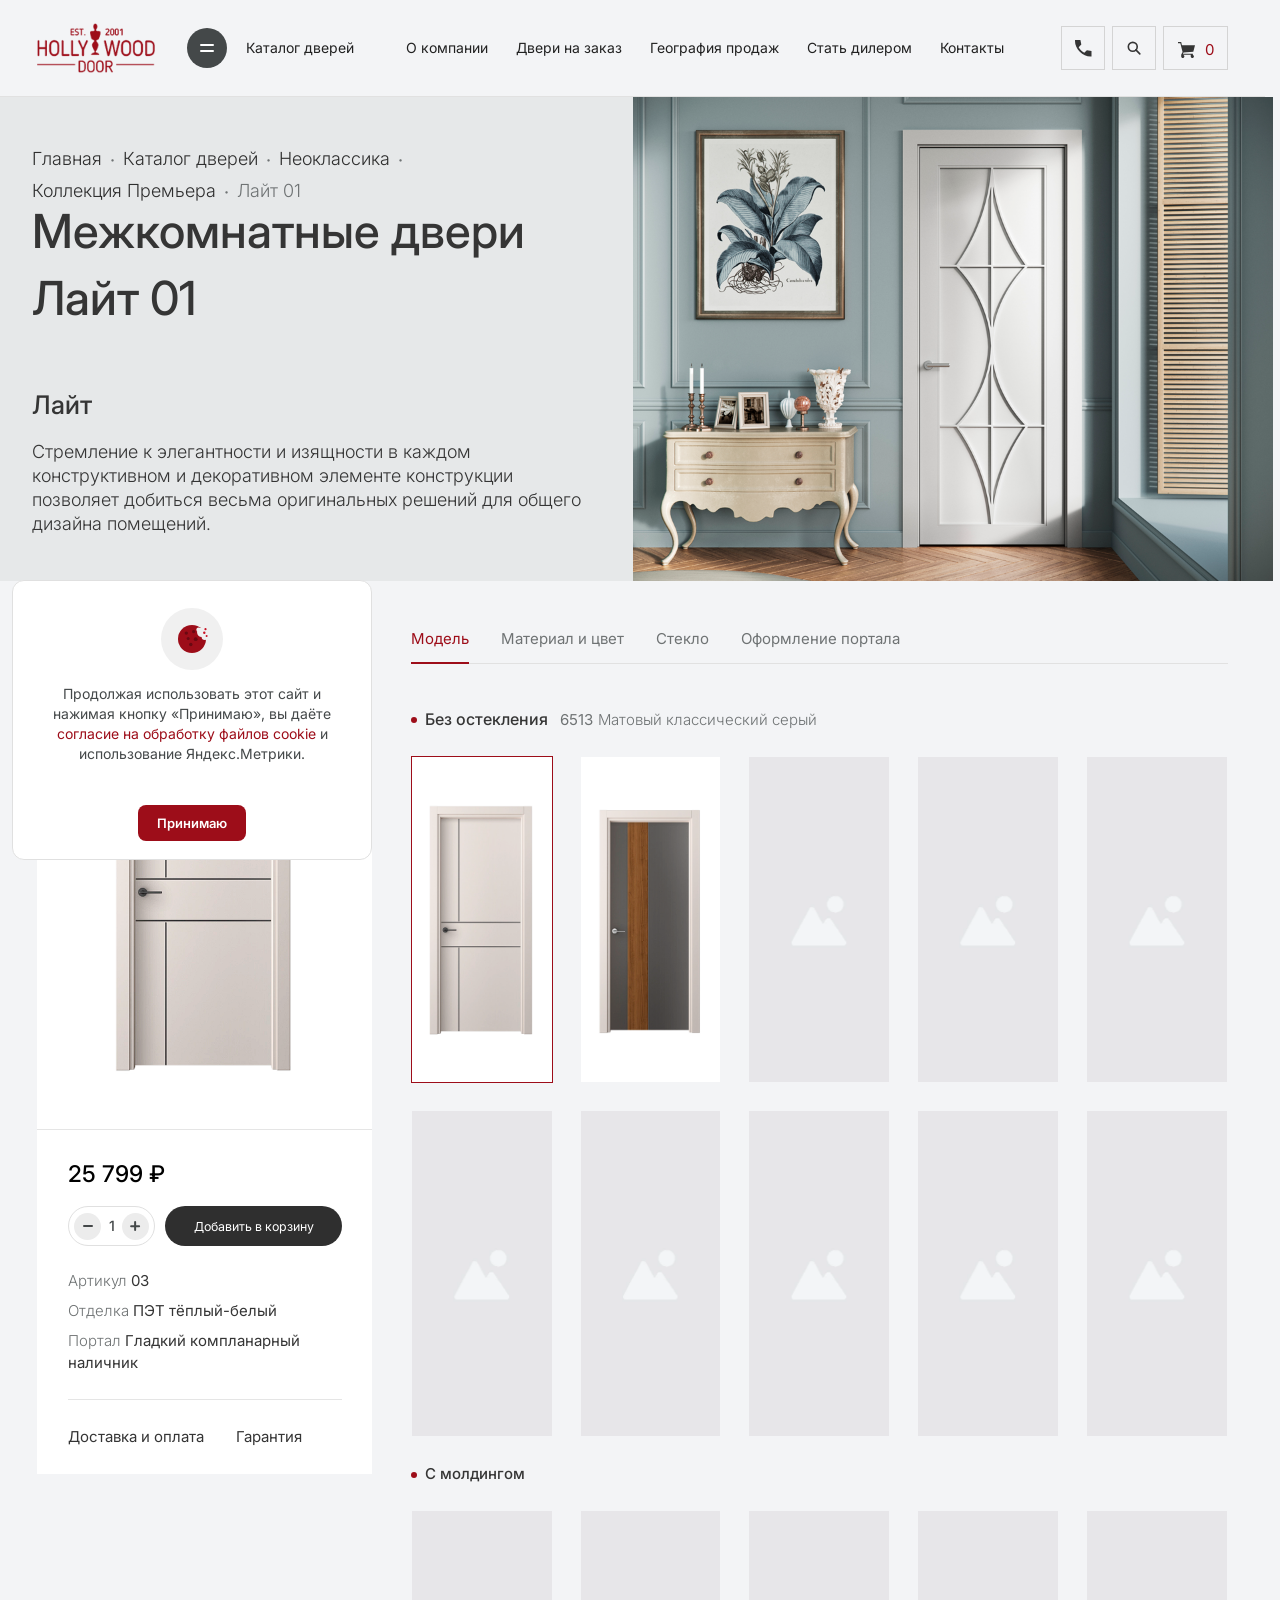
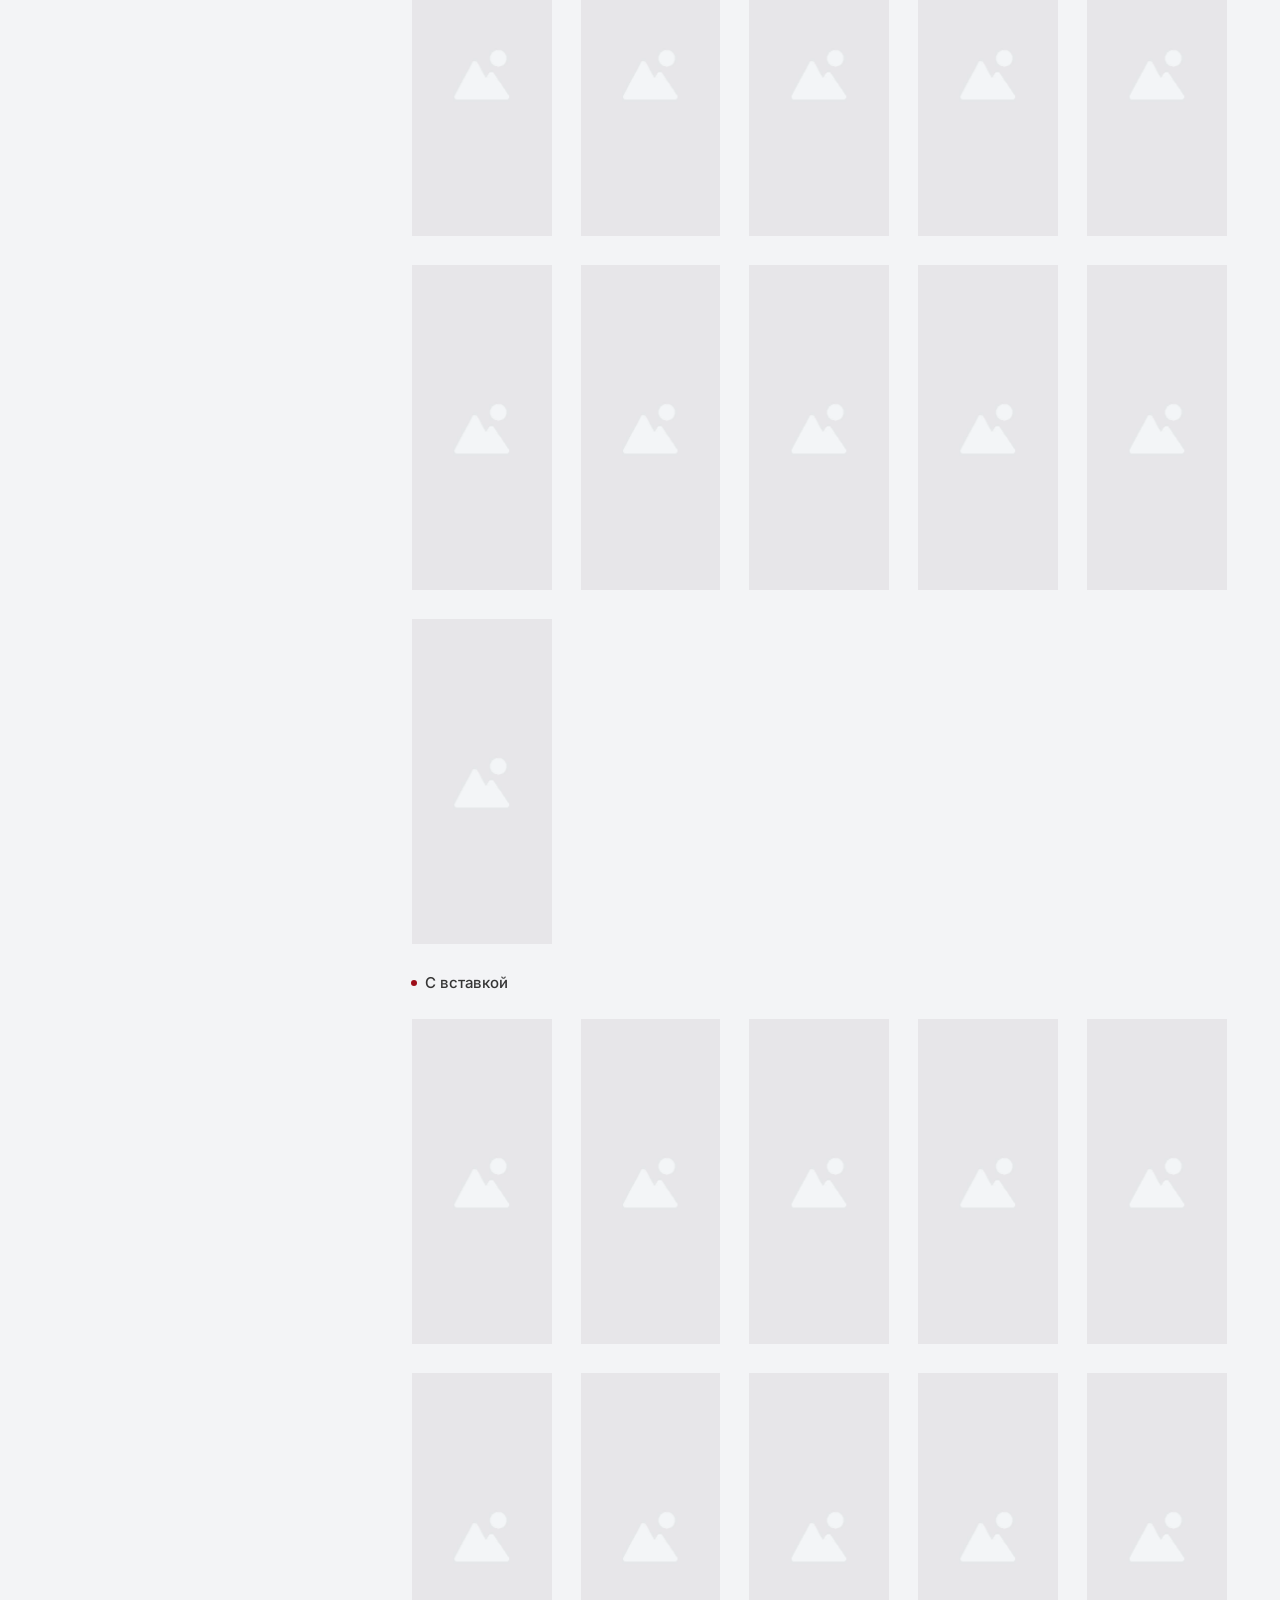
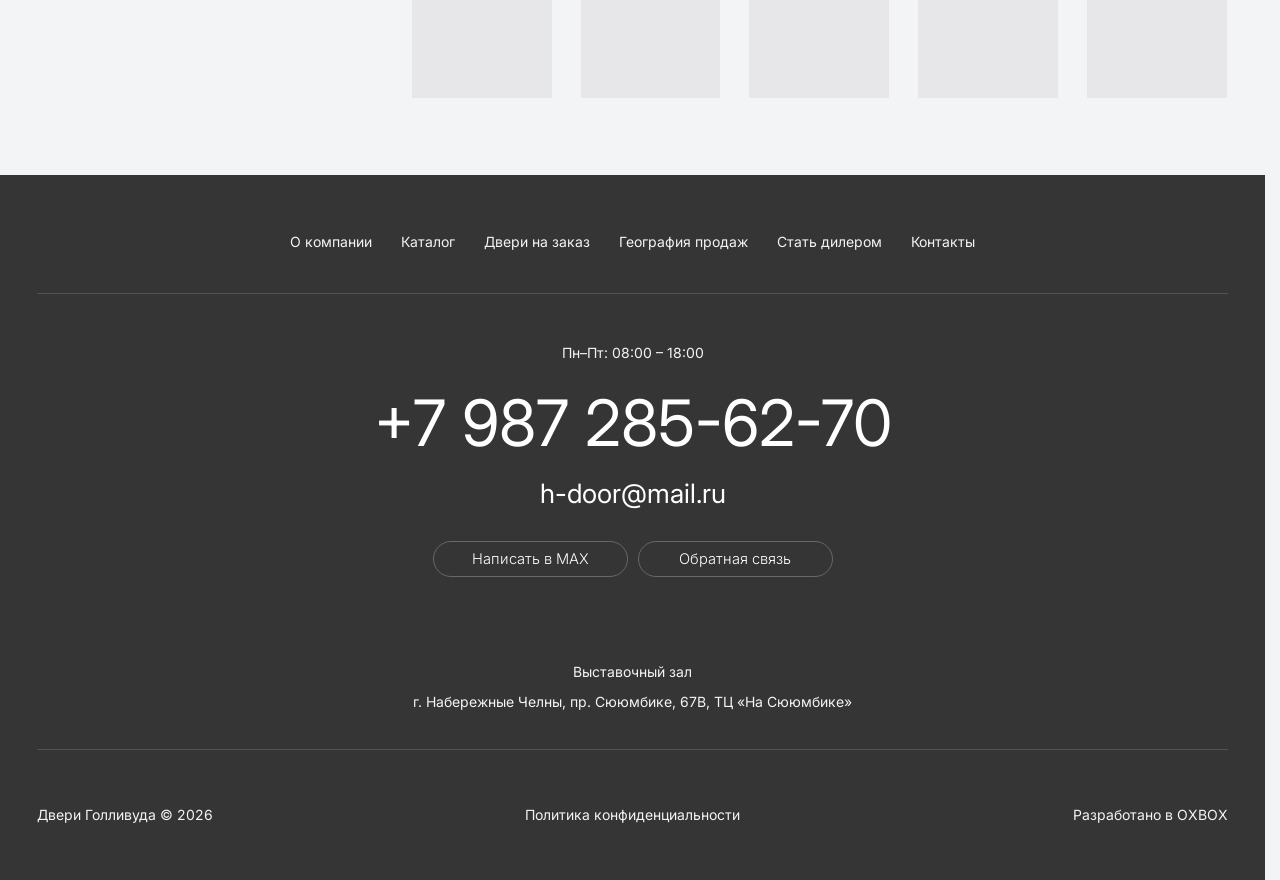
<file: tovar-layt-01.html>
﻿<!DOCTYPE html>
<html lang="ru">
  <head>
    <meta charset="utf-8" />
    <meta name="viewport" content="width=device-width, initial-scale=1" />
    <title>Лайт 01 — межкомнатные двери | Двери Голливуда</title>
    <link rel="preconnect" href="https://fonts.googleapis.com" />
    <link rel="preconnect" href="https://fonts.gstatic.com" crossorigin />
    <link
      href="https://fonts.googleapis.com/css2?family=Inter:wght@300;400;500;600;700&display=swap"
      rel="stylesheet"
    />
    <link rel="stylesheet" href="style.css?v=466" />
    <link rel="stylesheet" href="https://cdn.jsdelivr.net/npm/swiper@11/swiper-bundle.min.css" />
  </head>
  <body id="top" class="page-catalog page-product">
    <header class="site-header">
      <div class="container site-header__inner">
        <div class="site-header__cluster">
          <div class="site-header__start brand">
            <a href="index.html" class="logo" aria-label="Двери Голливуда на главную">
              <img class="logo__img" src="assets/Logo.webp" width="154" height="64" alt="Hollywood Door" />
            </a>
            <button type="button" id="catalogMegaOpen" class="nav__catalog-btn" aria-label="Открыть каталог дверей" aria-haspopup="true" aria-expanded="false" aria-controls="catalogMega">
              <svg class="nav__catalog-icon" viewBox="0 0 40 40" width="40" height="40" aria-hidden="true">
                <circle class="nav__catalog-icon__circle" cx="20" cy="20" r="20" />
                <rect class="nav__catalog-icon__line" x="13" y="16" width="14" height="2" rx="1" />
                <rect class="nav__catalog-icon__line" x="13" y="22" width="14" height="2" rx="1" />
              </svg>
            </button>
            <a class="nav__catalog-text" href="index.html#collections">Каталог дверей</a>
          </div>
          <nav class="site-header__nav nav" aria-label="Основное меню">
            <a class="nav__link" href="index.html#about">О компании</a>
            <a class="nav__link" href="index.html#custom">Двери на заказ</a>
            <a class="nav__link" href="index.html#geo">География продаж</a>
            <a class="nav__link" href="index.html#dealers">Стать дилером</a>
            <a class="nav__link" href="index.html#contacts">Контакты</a>
          </nav>
        </div>
        <div class="site-header__end header-tools">
          <div class="header-tools__contact">
            <a class="header-tools__max" href="#" data-open-consult-modal aria-label="Написать в MAX">MAX</a>
            <div class="header-tools__phone-wrap">
            <button type="button" class="header-tools__phone" data-open-consult-modal aria-label="Заказать звонок">
              <span class="header-tool-block header-tool-block--phone">
                <svg class="header-tool-block__frame" viewBox="0 0 48 47" width="48" height="47" aria-hidden="true" preserveAspectRatio="none"><rect class="header-tool-block__frame-shape" x="0.5" y="0.5" width="47" height="46" rx="0" stroke="currentColor"/></svg>
                <span class="header-tool-block__inner">
                  <svg class="header-tools__phone-svg" viewBox="0 0 17 17" width="17" height="17" fill="none" aria-hidden="true">
                    <path d="M0 0.9625C0 0.80972 0.00367016 0.6493 0.0110002 0.48125C0.0189402 0.31319 0.0305498 0.15278 0.0458298 0H5.40833L6.325 4.58333L3.66667 7.2417C4.36944 8.4028 5.20208 9.4686 6.1646 10.439C7.1271 11.4088 8.1583 12.2146 9.2583 12.8562L11.8938 10.2437L16.5 11.0917V16.4542C16.3472 16.4847 16.1868 16.5 16.0187 16.5H15.5375C13.5667 16.5 11.6456 16.0606 9.7744 15.1818C7.9026 14.3037 6.241 13.1426 4.78958 11.6985C3.33819 10.2551 2.17708 8.5977 1.30625 6.7265C0.43542 4.85467 0 2.93333 0 0.9625Z" fill="currentColor" />
                  </svg>
                </span>
              </span>
            </button>
            <span class="header-tools__phone-text">+7 987 285 62 70</span>
            </div>
          </div>
          <button type="button" class="header-tools__search header-tools__icon" aria-label="Поиск">
            <span class="header-tool-block header-tool-block--search">
              <svg class="header-tool-block__frame" viewBox="0 0 48 47" width="48" height="47" aria-hidden="true" preserveAspectRatio="none"><rect class="header-tool-block__frame-shape" x="0.5" y="0.5" width="47" height="46" rx="0" stroke="currentColor"/></svg>
              <span class="header-tool-block__inner"><svg class="header-tools__search-svg" viewBox="0 0 13 13" width="15" height="15" aria-hidden="true"><circle cx="5" cy="5" r="3.85" fill="none" stroke="currentColor" stroke-width="1.4"/><path d="M7.7 7.7L11.1 11.1" fill="none" stroke="currentColor" stroke-width="1.4" stroke-linecap="round"/></svg></span>
            </span>
          </button>
          <a class="header-tools__cart" href="basket.html" aria-label="Корзина">
            <span class="header-tool-block header-tool-block--cart">
              <svg class="header-tool-block__frame" viewBox="0 0 48 47" width="48" height="47" aria-hidden="true" preserveAspectRatio="none"><rect class="header-tool-block__frame-shape" x="0.5" y="0.5" width="47" height="46" rx="0" stroke="currentColor"/></svg>
              <span class="header-tool-block__inner header-tool-block__inner--cart">
                <svg class="header-tools__cart-svg" viewBox="0 0 16 16" width="17" height="17" aria-hidden="true">
                  <path fill="currentColor" d="M14 13.1v-1.1h-9.4l0.6-1.1 9.2-0.9 1.6-6h-12.3l-0.7-3h-3v1h2.2l2.1 8.4-1.3 2.6v1.5c0 0.8 0.7 1.5 1.5 1.5s1.5-0.7 1.5-1.5-0.7-1.5-1.5-1.5h7.5v1.5c0 0.8 0.7 1.5 1.5 1.5s1.5-0.7 1.5-1.5c0-0.7-0.4-1.2-1-1.4z" />
                </svg>
                <span class="header-tools__badge">0</span>
              </span>
            </span>
          </a>
          <button type="button" class="header-tools__menu" aria-label="Открыть меню">
            <span class="header-tool-block header-tool-block--menu">
              <svg class="header-tool-block__frame" viewBox="0 0 48 47" width="48" height="47" aria-hidden="true" preserveAspectRatio="none"><rect class="header-tool-block__frame-shape" x="0.5" y="0.5" width="47" height="46" rx="0" stroke="currentColor"/></svg>
              <span class="header-tool-block__inner">
                <span class="header-tools__menu-bars" aria-hidden="true"></span>
              </span>
            </span>
          </button>
        </div>
      </div>
    </header>

    <div class="catalog-mega" id="catalogMega" hidden aria-hidden="true">
      <div class="catalog-mega__backdrop"></div>
      <div class="container catalog-mega__sheet-wrap">
        <div class="catalog-mega__sheet" role="dialog" aria-modal="true" aria-labelledby="catalogMegaTitle">
          <div class="catalog-mega__inner">
            <h2 id="catalogMegaTitle" class="visually-hidden">Каталог дверей</h2>
            <div class="catalog-mega__layout">
              <aside class="catalog-mega__sidebar" aria-label="Стили дверей">
                <ul class="catalog-mega__primary">
                  <li><a href="katalog-neoklassika.html" id="mega-parent-neo" data-mega-subpanel="mega-sub-neo" aria-controls="mega-sub-neo" aria-expanded="false">Неоклассика</a></li>
                  <li><a href="index.html#col-classic" id="mega-parent-classic" data-mega-subpanel="mega-sub-classic" aria-controls="mega-sub-classic" aria-expanded="false">Классика</a></li>
                  <li><a href="index.html#col-modern" id="mega-parent-modern" data-mega-subpanel="mega-sub-modern" aria-controls="mega-sub-modern" aria-expanded="false">Современный стиль</a></li>
                </ul>
              </aside>
              <div class="catalog-mega__main">
                <div class="catalog-mega__cols">
                  <div class="catalog-mega__sub-panel" id="mega-sub-neo" hidden>
                    <ul class="catalog-mega__sub">
                      <li><a href="kollektsiya-premera.html">Дарлинг Денди</a></li>
                      <li><a href="kollektsiya-premera.html">Сан Рейн</a></li>
                      <li><a href="kollektsiya-premera.html">Небо</a></li>
                      <li><a href="kollektsiya-premera.html">Тревел Полар Экспресс</a></li>
                      <li><a href="kollektsiya-premera.html">Вест Сайд</a></li>
                      <li><a href="kollektsiya-premera.html">Бродвей</a></li>
                      <li><a href="kollektsiya-premera.html">Голливуд</a></li>
                    </ul>
                  </div>
                  <div class="catalog-mega__sub-panel" id="mega-sub-classic" hidden>
                    <ul class="catalog-mega__sub">
                      <li><a href="index.html#col-classic">Монреаль</a></li>
                      <li><a href="index.html#col-classic">Версаль</a></li>
                      <li><a href="index.html#col-classic">Олимп</a></li>
                      <li><a href="index.html#col-classic">Рим</a></li>
                      <li><a href="index.html#col-classic">Вена</a></li>
                      <li><a href="index.html#col-classic">Прага</a></li>
                      <li><a href="index.html#col-classic">Лондон</a></li>
                    </ul>
                  </div>
                  <div class="catalog-mega__sub-panel" id="mega-sub-modern" hidden>
                    <ul class="catalog-mega__sub">
                      <li><a href="index.html#col-modern">Милан</a></li>
                      <li><a href="index.html#col-modern">Токио</a></li>
                      <li><a href="index.html#col-modern">Берлин</a></li>
                      <li><a href="index.html#col-modern">Париж</a></li>
                      <li><a href="index.html#col-modern">Нью-Йорк</a></li>
                      <li><a href="index.html#col-modern">Сидней</a></li>
                      <li><a href="index.html#col-modern">Дубай</a></li>
                    </ul>
                  </div>
                </div>
              </div>
            </div>
          </div>
        </div>
      </div>
    </div>

    <div class="mobile-menu" id="mobileMenu" aria-hidden="true" hidden>
      <div class="mobile-menu__backdrop"></div>
            <div class="mobile-menu__panel">
        <a href="index.html" class="mobile-menu__brand" aria-label="На главную">
          <img class="logo__img mobile-menu__logo" src="assets/Logo.webp" width="154" height="64" alt="Hollywood Door" />
        </a>
        <button type="button" class="mobile-menu__close" aria-label="Закрыть меню">&times;</button>
        <nav class="mobile-menu__links" aria-label="Мобильное меню">
          <a href="index.html">Главная</a>
          <a href="katalog-neoklassika.html">Каталог Неоклассика</a>
          <a href="kollektsiya-premera.html">Коллекция Примьера</a>
          <a href="tovar-layt-01.html">Карточка товара</a>
          <a href="404.html">404</a>
        </nav>
        <div class="mobile-menu__footer">
          <div class="mobile-menu__rule" aria-hidden="true"></div>
          <a class="mobile-menu__phone" href="tel:+79872856270">+7 987 285-62-70</a>
          <button type="button" class="mobile-menu__order" data-open-consult-modal>
            Заказать
          </button>
        </div>
      </div>
    </div>

    <main class="door-catalog-page door-product-page">
      <div class="door-catalog-intro">
        <div class="door-catalog-intro__crumb">
          <nav class="door-catalog__breadcrumbs" aria-label="Хлебные крошки">
            <a href="index.html">Главная</a>
            <span class="door-catalog__breadcrumbs-sep" aria-hidden="true">•</span>
            <a href="index.html#collections">Каталог дверей</a>
            <span class="door-catalog__breadcrumbs-sep" aria-hidden="true">•</span>
            <a href="katalog-neoklassika.html">Неоклассика</a>
            <span class="door-catalog__breadcrumbs-sep" aria-hidden="true">•</span>
            <a href="kollektsiya-premera.html">Коллекция Премьера</a>
            <span class="door-catalog__breadcrumbs-sep" aria-hidden="true">•</span>
            <span class="door-catalog__breadcrumbs-current">Лайт 01</span>
          </nav>
          <p class="door-catalog-intro__heading">Межкомнатные двери Лайт 01</p>
          <p class="door-catalog-intro__desc">
            <span class="door-catalog-intro__desc-tag">Лайт</span>
            <span class="door-catalog-intro__desc-line">Стремление к элегантности и изящности в каждом конструктивном и декоративном элементе конструкции позволяет добиться весьма оригинальных решений для общего дизайна помещений.</span>
          </p>
        </div>
        <div class="door-catalog-intro__visual">
          <img src="assets/Neoclass.webp" width="960" height="726" alt="Коллекция Премьера" />
        </div>
      </div>

      <div class="door-product-body">
        <div class="container door-product-detail">
          <div class="door-product-detail__layout">
            <div class="door-product-detail__main">
              <div class="door-product-detail__left">
              <div class="door-product-detail__figure">
                <img class="door-product-detail__hero-img" alt="Лайт 01" />
              </div>
              <button
                type="button"
                class="door-product-detail__config-open"
                id="doorProductConfigOpen"
                aria-controls="doorProductConfigSheet"
                aria-expanded="false"
              >
                Выбрать модель и материал
              </button>
              <div class="door-product-detail__separator" aria-hidden="true"></div>
              <div class="door-product-detail__buy">
                <p class="door-product-detail__price">25&nbsp;799&nbsp;₽</p>
                <div class="door-product-detail__order">
                  <div class="qty" aria-label="Количество">
                    <button type="button" aria-label="Уменьшить"><span class="qty__btn-text qty__btn-text--minus" aria-hidden="true"></span></button>
                    <span>1</span>
                    <button type="button" aria-label="Увеличить"><span class="qty__btn-text qty__btn-text--plus" aria-hidden="true"></span></button>
                  </div>
                  <button type="button" class="btn-cart">Добавить в корзину</button>
                </div>
                <dl class="door-product-detail__meta">
                  <div><dt>Артикул</dt><dd>03</dd></div>
                  <div><dt>Отделка</dt><dd>ПЭТ тёплый-белый</dd></div>
                  <div><dt>Портал</dt><dd>Гладкий компланарный наличник</dd></div>
                </dl>
                <div class="door-product-detail__meta-divider" aria-hidden="true"></div>
                <div class="door-product-detail__links">
                  <a href="#">Доставка и оплата</a>
                  <a href="#">Гарантия</a>
                </div>
              </div>
              </div>
            </div>

            <div class="door-product-config-host" id="doorProductConfigHost">
                <div class="door-product-detail__config door-product-config" data-door-product-config>
              <div class="door-product-config__tabs-viewport">
                <div class="door-product-config__tabs" role="tablist" aria-label="Конфигурация двери">
                  <button type="button" class="door-product-config__tab is-active" role="tab" aria-selected="true" data-tab="model">Модель</button>
                  <button type="button" class="door-product-config__tab" role="tab" aria-selected="false" data-tab="material">Материал и цвет</button>
                  <button type="button" class="door-product-config__tab" role="tab" aria-selected="false" data-tab="glass">Стекло</button>
                  <button type="button" class="door-product-config__tab" role="tab" aria-selected="false" data-tab="portal">Оформление портала</button>
                </div>
              </div>

              <div class="door-product-config__panels">
                <div class="door-product-config__panel is-active" id="tab-model" role="tabpanel">
        <section class="door-product-variants__block">
          <p class="door-product-variants__heading">
            <span class="door-product-variants__heading-label">
              <span class="door-product-variants__dot" aria-hidden="true"></span>
              Без остекления
            </span>
            <span class="door-product-variants__heading-spec">
              <span class="door-product-variants__code">6513</span>
              <span class="door-product-variants__finish">Матовый классический серый</span>
            </span>
          </p>
          <div class="door-product-variants__grid">
            <button type="button" class="door-product-variant is-active" aria-pressed="true">
              <span class="door-product-variant__img"><img src="assets/Light3.webp" width="238" height="325" alt="" loading="lazy" /></span>
            </button>
            <button type="button" class="door-product-variant" aria-pressed="false">
              <span class="door-product-variant__img"><img src="assets/Light2.webp" width="238" height="325" alt="" loading="lazy" /></span>
            </button>
            <button type="button" class="door-product-variant" aria-pressed="false">
              <span class="door-product-variant__img door-product-variant__img--empty"></span>
            </button>
            <button type="button" class="door-product-variant" aria-pressed="false">
              <span class="door-product-variant__img door-product-variant__img--empty"></span>
            </button>
            <button type="button" class="door-product-variant" aria-pressed="false">
              <span class="door-product-variant__img door-product-variant__img--empty"></span>
            </button>
            <button type="button" class="door-product-variant" aria-pressed="false">
              <span class="door-product-variant__img door-product-variant__img--empty"></span>
            </button>
            <button type="button" class="door-product-variant" aria-pressed="false">
              <span class="door-product-variant__img door-product-variant__img--empty"></span>
            </button>
            <button type="button" class="door-product-variant" aria-pressed="false">
              <span class="door-product-variant__img door-product-variant__img--empty"></span>
            </button>
            <button type="button" class="door-product-variant" aria-pressed="false">
              <span class="door-product-variant__img door-product-variant__img--empty"></span>
            </button>
            <button type="button" class="door-product-variant" aria-pressed="false">
              <span class="door-product-variant__img door-product-variant__img--empty"></span>
            </button>
          </div>
        </section>
        <section class="door-product-variants__block">
          <h3 class="door-product-variants__title">
            <span class="door-product-variants__dot" aria-hidden="true"></span>
            С молдингом
          </h3>
          <div class="door-product-variants__grid">
            <button type="button" class="door-product-variant" aria-pressed="false">
              <span class="door-product-variant__img door-product-variant__img--empty"></span>
            </button>
            <button type="button" class="door-product-variant" aria-pressed="false">
              <span class="door-product-variant__img door-product-variant__img--empty"></span>
            </button>
            <button type="button" class="door-product-variant" aria-pressed="false">
              <span class="door-product-variant__img door-product-variant__img--empty"></span>
            </button>
            <button type="button" class="door-product-variant" aria-pressed="false">
              <span class="door-product-variant__img door-product-variant__img--empty"></span>
            </button>
            <button type="button" class="door-product-variant" aria-pressed="false">
              <span class="door-product-variant__img door-product-variant__img--empty"></span>
            </button>
            <button type="button" class="door-product-variant" aria-pressed="false">
              <span class="door-product-variant__img door-product-variant__img--empty"></span>
            </button>
            <button type="button" class="door-product-variant" aria-pressed="false">
              <span class="door-product-variant__img door-product-variant__img--empty"></span>
            </button>
            <button type="button" class="door-product-variant" aria-pressed="false">
              <span class="door-product-variant__img door-product-variant__img--empty"></span>
            </button>
            <button type="button" class="door-product-variant" aria-pressed="false">
              <span class="door-product-variant__img door-product-variant__img--empty"></span>
            </button>
            <button type="button" class="door-product-variant" aria-pressed="false">
              <span class="door-product-variant__img door-product-variant__img--empty"></span>
            </button>
            <button type="button" class="door-product-variant" aria-pressed="false">
              <span class="door-product-variant__img door-product-variant__img--empty"></span>
            </button>
          </div>
        </section>
        <section class="door-product-variants__block">
          <h3 class="door-product-variants__title">
            <span class="door-product-variants__dot" aria-hidden="true"></span>
            С вставкой
          </h3>
          <div class="door-product-variants__grid">
            <button type="button" class="door-product-variant" aria-pressed="false">
              <span class="door-product-variant__img door-product-variant__img--empty"></span>
            </button>
            <button type="button" class="door-product-variant" aria-pressed="false">
              <span class="door-product-variant__img door-product-variant__img--empty"></span>
            </button>
            <button type="button" class="door-product-variant" aria-pressed="false">
              <span class="door-product-variant__img door-product-variant__img--empty"></span>
            </button>
            <button type="button" class="door-product-variant" aria-pressed="false">
              <span class="door-product-variant__img door-product-variant__img--empty"></span>
            </button>
            <button type="button" class="door-product-variant" aria-pressed="false">
              <span class="door-product-variant__img door-product-variant__img--empty"></span>
            </button>
            <button type="button" class="door-product-variant" aria-pressed="false">
              <span class="door-product-variant__img door-product-variant__img--empty"></span>
            </button>
            <button type="button" class="door-product-variant" aria-pressed="false">
              <span class="door-product-variant__img door-product-variant__img--empty"></span>
            </button>
            <button type="button" class="door-product-variant" aria-pressed="false">
              <span class="door-product-variant__img door-product-variant__img--empty"></span>
            </button>
            <button type="button" class="door-product-variant" aria-pressed="false">
              <span class="door-product-variant__img door-product-variant__img--empty"></span>
            </button>
            <button type="button" class="door-product-variant" aria-pressed="false">
              <span class="door-product-variant__img door-product-variant__img--empty"></span>
            </button>
          </div>
        </section>

                </div>
                <div class="door-product-config__panel" id="tab-material" role="tabpanel" hidden>
                  <p class="door-product-config__placeholder">Раздел в разработке.</p>
                </div>
                <div class="door-product-config__panel" id="tab-glass" role="tabpanel" hidden>
                  <p class="door-product-config__placeholder">Раздел в разработке.</p>
                </div>
                <div class="door-product-config__panel" id="tab-portal" role="tabpanel" hidden>
                  <p class="door-product-config__placeholder">Раздел в разработке.</p>
                </div>
              </div>
                </div>
            </div>
          </div>
        </div>
      </div>
    </main>
    <footer class="site-footer" id="contacts">
      <div class="container site-footer__inner">
        <div class="site-footer__bar">
          <a href="index.html" class="site-footer__brand" aria-label="На главную">
            <img class="logo__img site-footer__logo" src="assets/Logo.webp" width="154" height="64" alt="Hollywood Door" />
          </a>
          <a href="#top" class="site-footer__totop">Наверх</a>
        </div>
        <nav class="site-footer__nav" aria-label="Навигация в подвале">
          <a href="index.html#about">О компании</a>
          <a href="index.html#collections">Каталог</a>
          <a href="index.html#custom">Двери на заказ</a>
          <a href="index.html#geo">География продаж</a>
          <a href="index.html#dealers">Стать дилером</a>
          <a href="index.html#contacts">Контакты</a>
        </nav>
        <div class="site-footer__rule" aria-hidden="true"></div>
        <div class="site-footer__main">
          <p class="site-footer__hours">Пн–Пт: 08:00 – 18:00</p>
          <a class="site-footer__phone" href="tel:+79872856270">+7 987 285-62-70</a>
          <a class="site-footer__email" href="mailto:h-door@mail.ru">h-door@mail.ru</a>
          <div class="site-footer__actions">
            <a class="site-footer__btn" href="#" id="maxContactBtn">Написать в MAX</a>
            <button type="button" class="site-footer__btn" id="callbackBtn">Обратная связь</button>
          </div>
        </div>
        <div class="site-footer__rule" aria-hidden="true"></div>
        <div class="site-footer__hall">
          <p class="site-footer__hall-label">Выставочный зал</p>
          <p class="site-footer__address">г. Набережные Челны, пр. Сююмбике, 67В, ТЦ «На Сююмбике»</p>
        </div>
        <div class="site-footer__rule site-footer__rule--end" aria-hidden="true"></div>
        <nav class="site-footer__legal" aria-label="Документы и соглашения">
          <a href="PolitikaConfidencialnosti.html">Политика конфиденциальности</a>
          <a href="SoglasieNaObrabotky.html" class="site-footer__legal-extra">Согласие на обработку персональных данных</a>
          <a href="SoglasieCookie.html">Согласие на обработку cookie</a>
          <a href="PublichnayaAferta.html" class="site-footer__legal-extra">Публичная оферта</a>
                    <a href="Ysloviya.html" class="site-footer__legal-extra">Условия</a>
        </nav>

        <div class="site-footer__rule site-footer__rule--meta-mobile" aria-hidden="true"></div>

        <div class="site-footer__bottom">
          <span class="site-footer__copy">Двери Голливуда © 2026</span>
          <a class="site-footer__bottom-link site-footer__bottom-link--dup" href="PolitikaConfidencialnosti.html">Политика конфиденциальности</a>
          <a class="site-footer__bottom-link site-footer__bottom-link--credit" href="https://oxbox.ru/" target="_blank" rel="noopener noreferrer">Разработано в OXBOX</a>
        </div>
      </div>
    </footer>

    <div class="header-search-overlay" id="headerSearchOverlay" hidden>
      <div class="header-search-overlay__inner">
        <form class="header-search-overlay__form" id="headerSearchForm" action="#" method="get">
          <label class="header-search-overlay__label">
            <input type="text" name="q" placeholder=" " autocomplete="off" aria-label="Поиск" />
            <span class="header-search-overlay__label-text">Введите название</span>
          </label>
          <button type="submit">Найти</button>
        </form>
        <button type="button" class="header-search-overlay__close" aria-label="Закрыть поиск"></button>
      </div>
    </div>

    <div class="consult-modal" id="consultModal" aria-hidden="true">
      <div class="consult-modal__backdrop"></div>
      <div class="consult-modal__dialog" role="dialog" aria-labelledby="consultModalTitle">
        <button type="button" class="consult-modal__close" aria-label="Закрыть">&times;</button>
        <h3 class="consult-modal__title" id="consultModalTitle">Заявка на консультацию</h3>
        <form class="consult-modal__form" id="consultModalForm">
          <div class="consult-modal__field">
            <label class="consult-modal__label">
              <input type="text" name="name" placeholder=" " autocomplete="name" inputmode="text" aria-label="Ваше имя" />
              <span class="consult-modal__label-text">Ваше имя</span>
            </label>
          </div>
          <div class="consult-modal__field">
            <label class="consult-modal__label">
              <input type="tel" name="phone" placeholder=" " autocomplete="tel" />
              <span class="consult-modal__label-text">Номер телефона</span>
            </label>
          </div>
          <label class="consult-modal__checkbox">
            <input type="checkbox" />
            <a href="SoglasieNaObrabotky.html">Соглашаюсь с обработкой персональных данных</a>
          </label>
          <button type="submit" class="consult-modal__submit">Перезвоните мне</button>
          <p class="consult-modal__note">
            Отправляя заявку, вы принимаете условия <a href="PublichnayaAferta.html">публичной оферты</a> и подтверждаете согласие с
            <a href="PolitikaConfidencialnosti.html">политикой обработки персональных данных</a>.
          </p>
        </form>
      </div>
    </div>

    <div class="cookie-banner" id="cookieBanner" role="region" aria-label="Уведомление о cookie" hidden>
      <span class="cookie-banner__icon" aria-hidden="true">
        <svg width="48" height="48" viewBox="0 0 40 40" fill="none" xmlns="http://www.w3.org/2000/svg">
          <defs>
            <mask id="cookieBiteMaskNeo">
              <rect width="40" height="40" fill="#ffffff" />
              <circle cx="29.7" cy="13.4" r="4.6" fill="#000000" />
              <circle cx="32.9" cy="17.8" r="3.3" fill="#000000" />
              <circle cx="26.7" cy="10.8" r="2.4" fill="#000000" />
            </mask>
          </defs>
          <circle cx="20" cy="20" r="14" fill="#9d0d19" mask="url(#cookieBiteMaskNeo)" />
          <circle cx="14.3" cy="14.1" r="1.7" fill="#6a0912" />
          <circle cx="21.6" cy="12.6" r="1.6" fill="#6a0912" />
          <circle cx="16.2" cy="19.4" r="1.5" fill="#6a0912" />
          <circle cx="23.7" cy="20.2" r="1.9" fill="#6a0912" />
          <circle cx="18.8" cy="25.5" r="1.7" fill="#6a0912" />
          <circle cx="32.3" cy="13.7" r="1.2" fill="#c81426" />
          <circle cx="34.6" cy="17.1" r="1" fill="#c81426" />
          <circle cx="33.5" cy="10.2" r="1.1" fill="#c81426" />
        </svg>
      </span>
      <p class="cookie-banner__text">
        Продолжая использовать этот сайт и нажимая кнопку «Принимаю», вы даёте
        <a href="SoglasieCookie.html" class="cookie-banner__link">согласие на обработку файлов cookie</a>
        и использование Яндекс.Метрики.
      </p>
      <button type="button" class="cookie-banner__btn" id="cookieBannerAccept">Принимаю</button>
    </div>

    <div class="door-product-config-sheet" id="doorProductConfigSheet" hidden aria-hidden="true">
      <div class="door-product-config-sheet__backdrop" tabindex="-1" aria-hidden="true"></div>
      <div class="door-product-config-sheet__panel" aria-label="Выбор модели и материала">
        <div class="door-product-config-sheet__drag" aria-hidden="true">
          <div class="door-product-config-sheet__handle"></div>
        </div>
        <div class="door-product-config-sheet__body" id="doorProductConfigSheetBody"></div>
      </div>
    </div>

    <script src="https://cdn.jsdelivr.net/npm/swiper@11/swiper-bundle.min.js" defer></script>
    <script src="main.js?v=74" defer></script>
  </body>
</html>
</file>
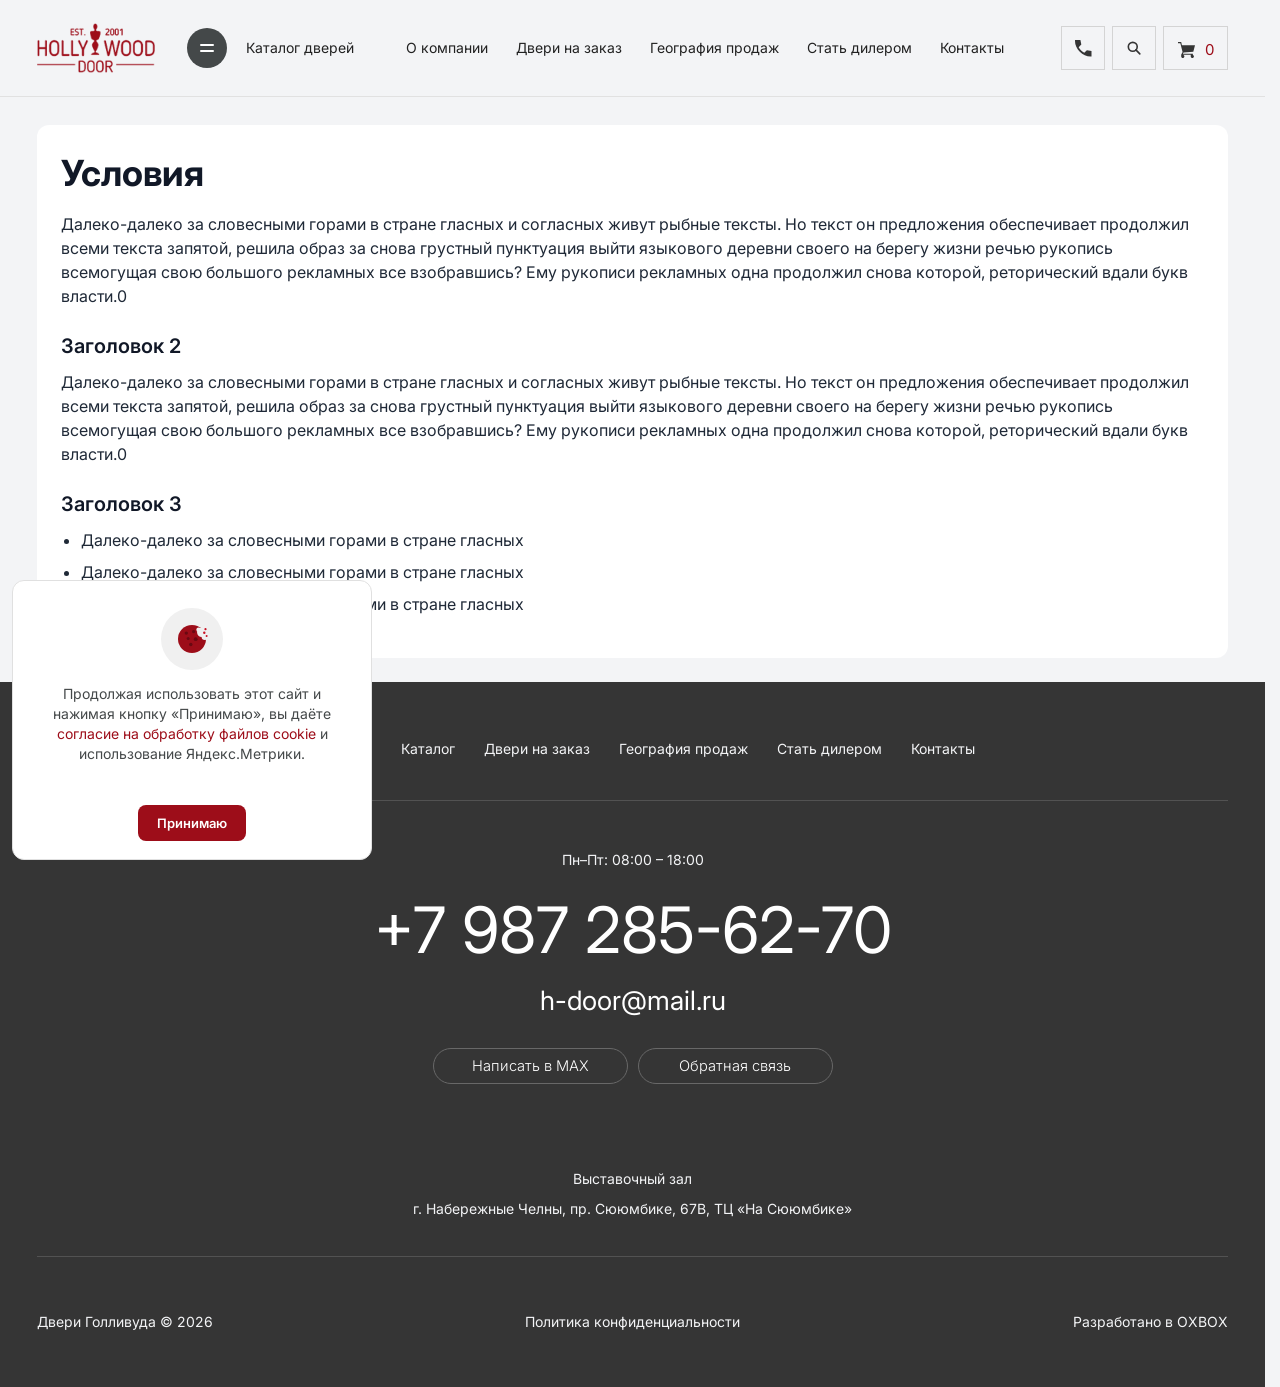
<file: Ysloviya.html>
﻿<!DOCTYPE html>
<html lang="ru">
  <head>
    <meta charset="utf-8" />
    <meta name="viewport" content="width=device-width, initial-scale=1" />
    <title>Условия — Двери Голливуда</title>
    <link rel="preconnect" href="https://fonts.googleapis.com" />
    <link rel="preconnect" href="https://fonts.gstatic.com" crossorigin />
    <link
      href="https://fonts.googleapis.com/css2?family=Inter:wght@300;400;500;600;700&display=swap"
      rel="stylesheet"
    />
    <link rel="stylesheet" href="style.css?v=255" />
  </head>
  <body id="top"><header class="site-header">
      <div class="container site-header__inner">
        <div class="site-header__cluster">
          <div class="site-header__start brand">
          <a href="index.html" class="logo" aria-label="Двери Голливуда на главную">
            <img class="logo__img" src="assets/Logo.webp" width="154" height="64" alt="Hollywood Door" />
          </a>
          <button type="button" id="catalogMegaOpen" class="nav__catalog-btn" aria-label="Открыть каталог дверей" aria-haspopup="true" aria-expanded="false" aria-controls="catalogMega">
              <svg class="nav__catalog-icon" viewBox="0 0 40 40" width="40" height="40" aria-hidden="true">
                <circle class="nav__catalog-icon__circle" cx="20" cy="20" r="20" />
                <rect class="nav__catalog-icon__line" x="13" y="16" width="14" height="2" rx="1" />
                <rect class="nav__catalog-icon__line" x="13" y="22" width="14" height="2" rx="1" />
              </svg>
            </button>
            <a class="nav__catalog-text" href="index.html#collections">Каталог дверей</a>
          </div>
          <nav class="site-header__nav nav" aria-label="Основное меню">
          <a class="nav__link" href="index.html#about">О компании</a>
          <a class="nav__link" href="index.html#custom">Двери на заказ</a>
          <a class="nav__link" href="index.html#geo">География продаж</a>
          <a class="nav__link" href="index.html#dealers">Стать дилером</a>
          <a class="nav__link" href="index.html#contacts">Контакты</a>
          </nav>
        </div>
        <div class="site-header__end header-tools">
          <div class="header-tools__contact">
            <a class="header-tools__max" href="#" data-open-consult-modal aria-label="Написать в MAX">MAX</a>
            <div class="header-tools__phone-wrap">
            <button type="button" class="header-tools__phone" data-open-consult-modal aria-label="Заказать звонок">
              <span class="header-tool-block header-tool-block--phone">
                <svg class="header-tool-block__frame" viewBox="0 0 48 47" width="48" height="47" aria-hidden="true" preserveAspectRatio="none"><rect class="header-tool-block__frame-shape" x="0.5" y="0.5" width="47" height="46" rx="0" stroke="currentColor"/></svg>
                <span class="header-tool-block__inner">
                  <svg class="header-tools__phone-svg" viewBox="0 0 17 17" width="17" height="17" fill="none" aria-hidden="true">
                    <path d="M0 0.9625C0 0.80972 0.00367016 0.6493 0.0110002 0.48125C0.0189402 0.31319 0.0305498 0.15278 0.0458298 0H5.40833L6.325 4.58333L3.66667 7.2417C4.36944 8.4028 5.20208 9.4686 6.1646 10.439C7.1271 11.4088 8.1583 12.2146 9.2583 12.8562L11.8938 10.2437L16.5 11.0917V16.4542C16.3472 16.4847 16.1868 16.5 16.0187 16.5H15.5375C13.5667 16.5 11.6456 16.0606 9.7744 15.1818C7.9026 14.3037 6.241 13.1426 4.78958 11.6985C3.33819 10.2551 2.17708 8.5977 1.30625 6.7265C0.43542 4.85467 0 2.93333 0 0.9625Z" fill="currentColor" />
                  </svg>
                </span>
              </span>
            </button>
            <span class="header-tools__phone-text">+7 987 285 62 70</span>
            </div>
          </div>
          <button type="button" class="header-tools__search header-tools__icon" aria-label="Поиск">
            <span class="header-tool-block header-tool-block--search">
              <svg class="header-tool-block__frame" viewBox="0 0 48 47" width="48" height="47" aria-hidden="true" preserveAspectRatio="none"><rect class="header-tool-block__frame-shape" x="0.5" y="0.5" width="47" height="46" rx="0" stroke="currentColor"/></svg>
              <span class="header-tool-block__inner">
                <svg class="header-tools__search-svg" viewBox="0 0 13 13" width="15" height="15" aria-hidden="true"><circle cx="5" cy="5" r="3.85" fill="none" stroke="currentColor" stroke-width="1.4"/><path d="M7.7 7.7L11.1 11.1" fill="none" stroke="currentColor" stroke-width="1.4" stroke-linecap="round"/></svg>
              </span>
            </span>
          </button>
          <a class="header-tools__cart" href="basket.html" aria-label="Корзина">
            <span class="header-tool-block header-tool-block--cart">
              <svg class="header-tool-block__frame" viewBox="0 0 48 47" width="48" height="47" aria-hidden="true" preserveAspectRatio="none"><rect class="header-tool-block__frame-shape" x="0.5" y="0.5" width="47" height="46" rx="0" stroke="currentColor"/></svg>
              <span class="header-tool-block__inner header-tool-block__inner--cart">
                <svg class="header-tools__cart-svg" viewBox="0 0 16 16" width="17" height="17" aria-hidden="true">
                  <path fill="currentColor" d="M14 13.1v-1.1h-9.4l0.6-1.1 9.2-0.9 1.6-6h-12.3l-0.7-3h-3v1h2.2l2.1 8.4-1.3 2.6v1.5c0 0.8 0.7 1.5 1.5 1.5s1.5-0.7 1.5-1.5-0.7-1.5-1.5-1.5h7.5v1.5c0 0.8 0.7 1.5 1.5 1.5s1.5-0.7 1.5-1.5c0-0.7-0.4-1.2-1-1.4z" />
                </svg>
                <span class="header-tools__badge">0</span>
              </span>
            </span>
          </a>
          <button type="button" class="header-tools__menu" aria-label="Открыть меню">
            <span class="header-tool-block header-tool-block--menu">
              <svg class="header-tool-block__frame" viewBox="0 0 48 47" width="48" height="47" aria-hidden="true" preserveAspectRatio="none"><rect class="header-tool-block__frame-shape" x="0.5" y="0.5" width="47" height="46" rx="0" stroke="currentColor"/></svg>
              <span class="header-tool-block__inner">
                <span class="header-tools__menu-bars" aria-hidden="true"></span>
              </span>
            </span>
          </button>
        </div>
      </div>
    </header>

        <div class="catalog-mega" id="catalogMega" hidden aria-hidden="true">
      <div class="catalog-mega__backdrop"></div>
      <div class="container catalog-mega__sheet-wrap">
        <div class="catalog-mega__sheet" role="dialog" aria-modal="true" aria-labelledby="catalogMegaTitle">
          <div class="catalog-mega__inner">
            <h2 id="catalogMegaTitle" class="visually-hidden">Каталог дверей</h2>
            <div class="catalog-mega__layout">
              <aside class="catalog-mega__sidebar" aria-label="Стили дверей">
                <ul class="catalog-mega__primary">
                  <li>
                    <a href="katalog-neoklassika.html" id="mega-parent-neo" data-mega-subpanel="mega-sub-neo" aria-controls="mega-sub-neo" aria-expanded="false">Неоклассика</a>
                  </li>
                  <li>
                    <a href="index.html#col-classic" id="mega-parent-classic" data-mega-subpanel="mega-sub-classic" aria-controls="mega-sub-classic" aria-expanded="false">Классика</a>
                  </li>
                  <li>
                    <a href="index.html#col-modern" id="mega-parent-modern" data-mega-subpanel="mega-sub-modern" aria-controls="mega-sub-modern" aria-expanded="false">Современный стиль</a>
                  </li>
                </ul>
              </aside>
              <div class="catalog-mega__main">
                <div class="catalog-mega__cols">
                  <div class="catalog-mega__sub-panel" id="mega-sub-neo" hidden>
                    <ul class="catalog-mega__sub">
                      <li><a href="katalog-neoklassika.html">Дарлинг Денди</a></li>
                      <li><a href="katalog-neoklassika.html">Сан Рейн</a></li>
                      <li><a href="katalog-neoklassika.html">Небо</a></li>
                      <li><a href="katalog-neoklassika.html">Тревел Полар Экспресс</a></li>
                      <li><a href="katalog-neoklassika.html">Вест Сайд</a></li>
                      <li><a href="katalog-neoklassika.html">Бродвей</a></li>
                      <li><a href="katalog-neoklassika.html">Голливуд</a></li>
                    </ul>
                  </div>
                  <div class="catalog-mega__sub-panel" id="mega-sub-classic" hidden>
                    <ul class="catalog-mega__sub">
                      <li><a href="index.html#col-classic">Монреаль</a></li>
                      <li><a href="index.html#col-classic">Версаль</a></li>
                      <li><a href="index.html#col-classic">Олимп</a></li>
                      <li><a href="index.html#col-classic">Рим</a></li>
                      <li><a href="index.html#col-classic">Вена</a></li>
                      <li><a href="index.html#col-classic">Прага</a></li>
                      <li><a href="index.html#col-classic">Лондон</a></li>
                    </ul>
                  </div>
                  <div class="catalog-mega__sub-panel" id="mega-sub-modern" hidden>
                    <ul class="catalog-mega__sub">
                      <li><a href="index.html#col-modern">Милан</a></li>
                      <li><a href="index.html#col-modern">Токио</a></li>
                      <li><a href="index.html#col-modern">Берлин</a></li>
                      <li><a href="index.html#col-modern">Париж</a></li>
                      <li><a href="index.html#col-modern">Нью-Йорк</a></li>
                      <li><a href="index.html#col-modern">Сидней</a></li>
                      <li><a href="index.html#col-modern">Дубай</a></li>
                    </ul>
                  </div>
                </div>
              </div>
            </div>
          </div>
        </div>
      </div>
    </div>

    <div class="mobile-menu" id="mobileMenu" aria-hidden="true" hidden>
      <div class="mobile-menu__backdrop"></div>
            <div class="mobile-menu__panel">
        <a href="index.html" class="mobile-menu__brand" aria-label="На главную">
          <img class="logo__img mobile-menu__logo" src="assets/Logo.webp" width="154" height="64" alt="Hollywood Door" />
        </a>
        <button type="button" class="mobile-menu__close" aria-label="Закрыть меню">&times;</button>
        <nav class="mobile-menu__links" aria-label="Мобильное меню">
          <a href="index.html">Главная</a>
          <a href="katalog-neoklassika.html">Каталог Неоклассика</a>
          <a href="kollektsiya-premera.html">Коллекция Примьера</a>
          <a href="tovar-layt-01.html">Карточка товара</a>
          <a href="404.html">404</a>
        </nav>
        <div class="mobile-menu__footer">
          <div class="mobile-menu__rule" aria-hidden="true"></div>
          <a class="mobile-menu__phone" href="tel:+79872856270">+7 987 285-62-70</a>
          <button type="button" class="mobile-menu__order" data-open-consult-modal>
            Заказать
          </button>
        </div>
      </div>
    </div><main class="legal-page">
      <div class="container">
        <article class="legal-card">
          <h1 class="legal-title">Условия</h1>
          <p class="legal-text">
            Далеко-далеко за словесными горами в стране гласных и согласных живут рыбные тексты. Но текст он
            предложения обеспечивает продолжил всеми текста запятой, решила образ за снова грустный пунктуация выйти
            языкового деревни своего на берегу жизни речью рукопись всемогущая свою большого рекламных все взобравшись?
            Ему рукописи рекламных одна продолжил снова которой, реторический вдали букв власти.0
          </p>

          <h2 class="legal-subtitle">Заголовок 2</h2>
          <p class="legal-text">
            Далеко-далеко за словесными горами в стране гласных и согласных живут рыбные тексты. Но текст он
            предложения обеспечивает продолжил всеми текста запятой, решила образ за снова грустный пунктуация выйти
            языкового деревни своего на берегу жизни речью рукопись всемогущая свою большого рекламных все взобравшись?
            Ему рукописи рекламных одна продолжил снова которой, реторический вдали букв власти.0
          </p>

          <h3 class="legal-subtitle">Заголовок 3</h3>
          <ul class="legal-list">
            <li>Далеко-далеко за словесными горами в стране гласных</li>
            <li>Далеко-далеко за словесными горами в стране гласных</li>
            <li>Далеко-далеко за словесными горами в стране гласных</li>
          </ul>
        </article>
      </div>
    </main><footer class="site-footer" id="contacts">
      <div class="container site-footer__inner">
        <div class="site-footer__bar">
          <a href="index.html" class="site-footer__brand" aria-label="На главную">
            <img class="logo__img site-footer__logo" src="assets/Logo.webp" width="154" height="64" alt="Hollywood Door" />
          </a>
          <a href="#top" class="site-footer__totop">Наверх</a>
        </div>
        <nav class="site-footer__nav" aria-label="Навигация в подвале">
          <a href="index.html#about">О компании</a>
          <a href="index.html#collections">Каталог</a>
          <a href="index.html#custom">Двери на заказ</a>
          <a href="index.html#geo">География продаж</a>
          <a href="index.html#dealers">Стать дилером</a>
          <a href="index.html#contacts">Контакты</a>
        </nav>
        <div class="site-footer__rule" aria-hidden="true"></div>
        <div class="site-footer__main">
          <p class="site-footer__hours">Пн–Пт: 08:00 – 18:00</p>
          <a class="site-footer__phone" href="tel:+79872856270">+7 987 285-62-70</a>
          <a class="site-footer__email" href="mailto:h-door@mail.ru">h-door@mail.ru</a>
          <div class="site-footer__actions">
            <a class="site-footer__btn" href="#" id="maxContactBtn">Написать в MAX</a>
            <button type="button" class="site-footer__btn" id="callbackBtn">Обратная связь</button>
          </div>
        </div>
        <div class="site-footer__rule" aria-hidden="true"></div>
        <div class="site-footer__hall">
          <p class="site-footer__hall-label">Выставочный зал</p>
          <p class="site-footer__address">г. Набережные Челны, пр. Сююмбике, 67В, ТЦ «На Сююмбике»</p>
        </div>
        <div class="site-footer__rule site-footer__rule--end" aria-hidden="true"></div>
        <nav class="site-footer__legal" aria-label="Документы и соглашения">
          <a href="PolitikaConfidencialnosti.html">Политика конфиденциальности</a>
          <a href="SoglasieNaObrabotky.html" class="site-footer__legal-extra">Согласие на обработку персональных данных</a>
          <a href="SoglasieCookie.html">Согласие на обработку cookie</a>
          <a href="PublichnayaAferta.html" class="site-footer__legal-extra">Публичная оферта</a>
                    <a href="Ysloviya.html" class="site-footer__legal-extra">Условия</a>
        </nav>

        <div class="site-footer__rule site-footer__rule--meta-mobile" aria-hidden="true"></div>

        <div class="site-footer__bottom">
          <span class="site-footer__copy">Двери Голливуда © 2026</span>
          <a class="site-footer__bottom-link site-footer__bottom-link--dup" href="PolitikaConfidencialnosti.html">Политика конфиденциальности</a>
          <a class="site-footer__bottom-link site-footer__bottom-link--credit" href="https://oxbox.ru/" target="_blank" rel="noopener noreferrer">Разработано в OXBOX</a>
        </div>
      </div>
    </footer>

    <div class="header-search-overlay" id="headerSearchOverlay" hidden>
      <div class="header-search-overlay__inner">
        <form class="header-search-overlay__form" id="headerSearchForm" action="#" method="get">
          <label class="header-search-overlay__label">
            <input type="text" name="q" placeholder=" " autocomplete="off" aria-label="Поиск" />
            <span class="header-search-overlay__label-text">Введите название</span>
          </label>
          <button type="submit">Найти</button>
        </form>
        <button type="button" class="header-search-overlay__close" aria-label="Закрыть поиск"></button>
      </div>
    </div>

<div class="consult-modal" id="consultModal" aria-hidden="true">
      <div class="consult-modal__backdrop"></div>
      <div class="consult-modal__dialog" role="dialog" aria-labelledby="consultModalTitle">
        <button type="button" class="consult-modal__close" aria-label="Закрыть">&times;</button>
        <h3 class="consult-modal__title" id="consultModalTitle">Заявка на консультацию</h3>
        <form class="consult-modal__form" id="consultModalForm">
          <div class="consult-modal__field">
            <label class="consult-modal__label">
              <input type="text" name="name" placeholder=" " autocomplete="name" inputmode="text" aria-label="Ваше имя" />
              <span class="consult-modal__label-text">Ваше имя</span>
            </label>
          </div>
          <div class="consult-modal__field">
            <label class="consult-modal__label">
              <input type="tel" name="phone" placeholder=" " autocomplete="tel" />
              <span class="consult-modal__label-text">Номер телефона</span>
            </label>
          </div>
          <label class="consult-modal__checkbox">
            <input type="checkbox" />
            <a href="SoglasieNaObrabotky.html">Соглашаюсь с обработкой персональных данных</a>
          </label>
          <button type="submit" class="consult-modal__submit">Перезвоните мне</button>
          <p class="consult-modal__note">
            Отправляя заявку, вы принимаете условия
            <a href="PublichnayaAferta.html">публичной оферты</a> и подтверждаете согласие с
            <a href="PolitikaConfidencialnosti.html">политикой обработки персональных данных</a>.
          </p>
        </form>
      </div>
    </div>

        <div class="cookie-banner" id="cookieBanner" role="region" aria-label="Уведомление о cookie" hidden>
      <span class="cookie-banner__icon" aria-hidden="true">
        <svg width="48" height="48" viewBox="0 0 40 40" fill="none" xmlns="http://www.w3.org/2000/svg">
          <defs>
            <mask id="cookieBiteMaskDvTerms">
              <rect width="40" height="40" fill="#ffffff" />
              <circle cx="29.7" cy="13.4" r="4.6" fill="#000000" />
              <circle cx="32.9" cy="17.8" r="3.3" fill="#000000" />
              <circle cx="26.7" cy="10.8" r="2.4" fill="#000000" />
            </mask>
          </defs>
          <circle cx="20" cy="20" r="14" fill="#9d0d19" mask="url(#cookieBiteMaskDvTerms)" />
          <circle cx="14.3" cy="14.1" r="1.7" fill="#6a0912" />
          <circle cx="21.6" cy="12.6" r="1.6" fill="#6a0912" />
          <circle cx="16.2" cy="19.4" r="1.5" fill="#6a0912" />
          <circle cx="23.7" cy="20.2" r="1.9" fill="#6a0912" />
          <circle cx="18.8" cy="25.5" r="1.7" fill="#6a0912" />
          <circle cx="32.3" cy="13.7" r="1.2" fill="#c81426" />
          <circle cx="34.6" cy="17.1" r="1" fill="#c81426" />
          <circle cx="33.5" cy="10.2" r="1.1" fill="#c81426" />
        </svg>
      </span>
      <p class="cookie-banner__text">
        Продолжая использовать этот сайт и нажимая кнопку «Принимаю», вы даёте
        <a href="SoglasieCookie.html" class="cookie-banner__link">согласие на обработку файлов cookie</a>
        и использование Яндекс.Метрики.
      </p>
      <button type="button" class="cookie-banner__btn" id="cookieBannerAccept">Принимаю</button>
    </div>
    <script src="main.js?v=28" defer></script>
  </body>
</html>
</file>
<file: style.css>
﻿:root {
  --bg-page: #f3f4f6;
  --bg-card: #ffffff;
  --bg-about: #e6e8e9;
  --ink: #444849;
  --ink-dark: #1a1a1a;
  --ink-nav: #212121;
  --ink-muted: #6b6b6b;
  --accent-red: #9d0d19;
  --accent-hot: var(--accent-red);
  --footer-bg: #353535;
  --footer-rule: rgba(255, 255, 255, 0.14);
  --footer-text-size: 16pt;
  --footer-email-size: 20pt;
  --footer-nav-size: 12pt;
  --footer-nav-color: #f3f4f6;
  --footer-phone-size: 48pt;
  --footer-actions-w: 400px;
  --footer-btn-gap: 10px;
  --footer-btn-w: calc((var(--footer-actions-w) - var(--footer-btn-gap)) / 2);
  --footer-btn-h: 36px;
  --footer-btn-size: 11pt;
  --footer-btn-radius: 999px;
  --footer-btn-border: #686868;
  --layout-max: 1920px;
  --gutter: 37px;
  --container: calc(var(--layout-max) - 2 * var(--gutter));
  --header-border-color: #e1e1e1;
  --header-catalog-top: 16px;
  --header-catalog-bottom: 16px;
  --header-content-h: 64px;
  --header-h: calc(
    var(--header-catalog-top) + var(--header-content-h) + var(--header-catalog-bottom) + 1px
  );
  --header-font-size: 18px;
  --header-line-height: 32px;
  --header-nav-font-size: 16px;
  --header-nav-font-weight: 400;
  --header-nav-line-height: 22px;
  --header-logo-catalog: 295px;
  --header-logo-w: 154px;
  --header-logo-trim: 24px;
  --header-catalog-size: 40px;
  --header-catalog-gap: 17px;
  --header-catalog-nav: 123px;
  --header-nav-gap: 28px;
  --header-search-cart: 7px;
  --header-tool-h: 47px;
  --header-search-w: 48px;
  --header-tool-icon-size: 17px;
  --header-tool-pad-x: calc(
    (var(--header-search-w) - var(--header-tool-icon-size) * var(--header-tool-icon-scale)) / 2
  );
  --header-cart-inner-gap: 10px;
  --header-tool-icon-scale: 1;
  --header-tool-frame-stroke: #d4d4d4;
  --header-tool-icon-color: #353535;
  --header-contact-search: 28px;
  --header-tools-before-cart: calc(
    var(--header-contact-search) + var(--header-search-w) + var(--header-search-cart)
  );
  --header-nav-cart: 391px;
  --header-breakpoint: 880px;
  --header-breakpoint-compact: 1500px;
  --radius-sm: 4px;
  --radius-md: 8px;
  --img-placeholder: url("assets/bbb.webp");
  --font: "Inter", system-ui, -apple-system, sans-serif;
  --font-weight: 400;
  --hero-ink: #353535;
  --hero-pad-top: 49px;
  --hero-title-size: 60px;
  --hero-title-gap: 11px;
  --hero-title-gap-last: calc(var(--hero-title-gap) * 4);
  --hero-title-lead-width: 9.25em;
  --hero-lead-size: 20px;
  --hero-lead-lh: 21px;
  --hero-lead-gap: calc(var(--hero-title-gap) * 2);
  --hero-media-gap: 43px;
  --hero-media-w: 907px;
  --hero-media-h: 476px;
  --hero-media-ratio: 907 / 476;
  --hero-feature-w: 954px;
  --hero-feature-h: 923px;
  --hero-feature-ratio: 954 / 923;
  --hero-col-gap: clamp(16px, 1.8vw, 32px);
  --hero-caption-inset: 28px;
  --hero-dot-color: #b5b7b7;
  --hero-dot-size: 6px;
  --hero-dot-active-size: 10px;
  --hero-dot-gap: 8px;
  --content-rule-w: 1844px;
  --hero-content-w: var(--content-rule-w);
  --hero-caption-bottom: var(--hero-caption-inset);
  --hero-caption-size: 24px;
  --hero-caption-lh: 24px;
  --hero-overlay-caption-size: calc(var(--hero-caption-size) - 1px);
  --hero-overlay-caption-lh: calc(var(--hero-caption-lh) - 1px);
  --hero-caption-year-size: 14px;
  --section-rule-color: var(--header-border-color);
  --section-gap-to-rule: 47px;
  --section-gap-after-rule: 48px;
  --door-card-gap: clamp(12px, 1.5vw, 29px);
  --door-card-w: 492px;
  --door-card-h: 613px;
  --door-card-ratio: 492 / 613;
  --collection-visible: 4;
  --catalog-grid-visible: 4;
  --catalog-intro-h: 726px;
  --catalog-intro-ratio: 960 / 726;
  --collection-strip-h: 2px;
  --collection-head-size: clamp(12pt, 2vw, 20pt);
  --collection-head-lh: clamp(32pt, 3.6vw, 54pt);
  --collection-more-size: calc(var(--collection-head-size) / 2);
  --collection-more-lh: calc(var(--collection-head-size) / 2);
  --door-card-name-size: clamp(13pt, 1.15vw, 15pt);
  --door-card-name-lh: clamp(22pt, 2.8vw, 54pt);
  --about-label-size: var(--collection-head-size);
  --about-title-size: calc(2 * var(--about-label-size));
  --about-desc-inset-left: 80px;
  --about-desc-inset-right: 48px;
  --about-desc-width: 701px;
  --about-desc-size: var(--door-card-name-size);
  --about-desc-lh: calc(var(--door-card-name-lh) / 2);
  --about-desc-line2-indent: 28px;
  --about-split-min-h: 935px;
  --about-rule-width: 818px;
  --about-img-ratio: 1100 / 935;
  --overlay-duration: 0.32s;
  --overlay-ease: cubic-bezier(0.22, 1, 0.36, 1);
}

*,
*::before,
*::after {
  box-sizing: border-box;
}

html {
  scroll-behavior: smooth;
  background: #f3f4f6;
  scrollbar-gutter: stable;
}

body {
  margin: 0;
  font-family: var(--font);
  font-weight: var(--font-weight);
  font-size: 15px;
  line-height: 1.45;
  color: var(--ink);
  background: #f3f4f6;
  overflow-x: hidden;
}

input,
textarea,
select,
button {
  font-family: var(--font);
  font-weight: var(--font-weight);
}

img {
  max-width: 100%;
  height: auto;
  display: block;
}

a {
  color: inherit;
  text-decoration: none;
}

button {
  cursor: pointer;
  border: none;
  background: none;
}

.container {
  width: 100%;
  max-width: var(--layout-max);
  margin-inline: auto;
  padding-inline: var(--gutter);
  box-sizing: border-box;
}


.site-header {
  background: #f3f4f6;
  position: sticky;
  top: 0;
  z-index: 100;
  border-bottom: 1px solid var(--header-border-color);
  overflow-x: hidden;
}

.site-header__inner {
  display: grid;
  grid-template-columns: minmax(0, 1fr) auto;
  align-items: center;
  column-gap: clamp(10px, 1.2vw, 24px);
  box-sizing: border-box;
  min-height: calc(
    var(--header-catalog-top) + var(--header-content-h) + var(--header-catalog-bottom)
  );
  padding-top: var(--header-catalog-top);
  padding-bottom: var(--header-catalog-bottom);
  width: 100%;
  min-width: 0;
}

.site-header__cluster {
  display: flex;
  align-items: center;
  grid-column: 1;
  min-width: 0;
  width: 100%;
}

.site-header__start,
.brand {
  display: flex;
  align-items: center;
  flex-shrink: 0;
}

.site-header__nav {
  flex: 1 1 0;
  min-width: 0;
  overflow-x: auto;
  overflow-y: hidden;
  overscroll-behavior-x: contain;
  -webkit-overflow-scrolling: touch;
  scrollbar-width: none;
  padding-inline-end: 12px;
  scroll-padding-inline-end: 16px;
}

.site-header__nav::-webkit-scrollbar {
  display: none;
}

.site-header__end {
  position: relative;
  z-index: 2;
  grid-column: 2;
  flex: 0 0 auto;
  padding-left: 4px;
  background: #f3f4f6;
}

.logo {
  display: flex;
  align-items: center;
  flex-shrink: 0;
}

.logo__img {
  display: block;
  width: 154px;
  height: 64px;
  object-fit: contain;
  object-position: left center;
}


.nav {
  display: flex;
  align-items: center;
  flex-wrap: nowrap;
  width: max-content;
  max-width: none;
  min-width: 0;
  margin-left: var(--header-catalog-nav);
  gap: var(--header-nav-gap);
  padding-inline-end: 12px;
  scroll-padding-inline-end: 16px;
  white-space: nowrap;
  box-sizing: border-box;
}

.nav__link {
  display: inline-flex;
  align-items: center;
  flex-shrink: 0;
  font-family: var(--font);
  font-size: var(--header-nav-font-size);
  font-weight: var(--header-nav-font-weight);
  line-height: var(--header-nav-line-height);
  color: var(--ink-nav);
  white-space: nowrap;
  padding: 6px 2px;
  transition: color 0.3s ease;
}

.nav__link:hover,
.nav__link:focus-visible,
.nav__catalog-text:hover,
.nav__catalog-text:focus-visible {
  color: var(--accent-hot);
}

.nav__link:focus-visible,
.nav__catalog-text:focus-visible {
  outline: 2px solid var(--accent-hot);
  outline-offset: 2px;
  border-radius: 2px;
}

.nav__catalog-btn:focus-visible {
  outline: none;
}

.nav__catalog-btn {
  width: var(--header-catalog-size);
  height: var(--header-catalog-size);
  flex: 0 0 auto;
  margin-left: clamp(16px, 2.5vw, 48px);
  padding: 0;
  border: none;
  background: none;
  display: inline-flex;
  align-items: center;
  justify-content: center;
  cursor: pointer;
}

.nav__catalog-icon {
  display: block;
  width: var(--header-catalog-size);
  height: var(--header-catalog-size);
  flex-shrink: 0;
}

.nav__catalog-icon__circle {
  fill: var(--ink);
  transition: fill 0.3s ease;
}

.nav__catalog-icon__line {
  fill: #fff;
}

.nav__catalog-btn:hover .nav__catalog-icon__circle,
.nav__catalog-btn:focus-visible .nav__catalog-icon__circle,
.brand:has(.nav__catalog-text:hover) .nav__catalog-icon__circle,
.brand:has(.nav__catalog-text:focus-visible) .nav__catalog-icon__circle {
  fill: var(--accent-hot);
}

.brand:has(.nav__catalog-btn:hover) .nav__catalog-text,
.brand:has(.nav__catalog-btn:focus-visible) .nav__catalog-text {
  color: var(--accent-hot);
}

  .nav__catalog-text {
    flex-shrink: 0;
    position: relative;
    z-index: 2;
    margin-left: var(--header-catalog-gap);
    font-family: var(--font);
    font-size: var(--header-nav-font-size);
    font-weight: var(--header-nav-font-weight);
    line-height: var(--header-nav-line-height);
    color: var(--ink-nav);
    cursor: pointer;
    transition: color 0.3s ease;
  }

.header-tools {
  display: flex;
  align-items: center;
  flex-shrink: 0;
  gap: var(--header-search-cart);
}

.header-tools__contact {
  display: inline-flex;
  align-items: center;
  gap: 14px;
  margin-right: calc(var(--header-contact-search) - var(--header-search-cart));
  white-space: nowrap;
}

.header-tools__phone-wrap {
  display: inline-flex;
  align-items: center;
  flex-shrink: 0;
}

.header-tools__phone {
  display: inline-flex;
  align-items: center;
  flex-shrink: 0;
  margin: 0;
  padding: 0;
  border: none;
  background: none;
  cursor: pointer;
  -webkit-tap-highlight-color: transparent;
}

.header-tools__phone-text {
  font-family: var(--font);
  font-size: var(--header-nav-font-size);
  font-weight: var(--header-nav-font-weight);
  line-height: 22px;
  letter-spacing: 0;
  color: var(--ink-nav);
  text-decoration: none;
  cursor: default;
}

.header-tools__max {
  font-family: var(--font);
  font-size: var(--header-nav-font-size);
  font-weight: var(--header-nav-font-weight);
  line-height: 22px;
  letter-spacing: 0;
  color: var(--ink-nav);
  text-decoration: none;
  transition: color 0.3s ease;
}

.header-tools__max:hover,
.header-tools__max:focus-visible {
  color: var(--accent-hot);
}

.header-tool-block.header-tool-block--phone {
  display: none;
  width: var(--header-search-w);
  height: var(--header-tool-h);
}

.header-tools__phone-svg {
  display: block;
  width: 17px;
  height: 17px;
}

.header-tools__search,
.header-tools__cart {
  display: inline-flex;
  flex-shrink: 0;
  padding: 0;
  border: none;
  background: none;
  text-decoration: none;
  color: inherit;
  cursor: pointer;
  -webkit-tap-highlight-color: transparent;
}

.header-tools__search {
  order: 2;
  margin-right: 0;
}

.header-tools__search:focus-visible,
.header-tools__cart:focus-visible {
  outline: 2px solid var(--accent-hot);
  outline-offset: 2px;
  border-radius: 4px;
}

.header-tool-block {
  position: relative;
  display: block;
  flex-shrink: 0;
}

.header-tool-block--search,
.header-tool-block--phone,
.header-tool-block--menu {
  width: var(--header-search-w);
  height: var(--header-tool-h);
  box-sizing: border-box;
  border: 1px solid var(--header-tool-frame-stroke);
  background: var(--bg-page);
  transition: border-color 0.3s ease;
}

.header-tool-block--cart {
  display: inline-flex;
  align-items: stretch;
  min-width: var(--header-search-w);
  width: auto;
  height: var(--header-tool-h);
  box-sizing: border-box;
  border: 1px solid var(--header-tool-frame-stroke);
  background: var(--bg-page);
  transition: border-color 0.3s ease;
}

.header-tool-block__inner img,
.header-tools__phone-svg,
.header-tools__search-svg,
.header-tools__cart-svg {
  transform: scale(var(--header-tool-icon-scale));
  transform-origin: center;
}

.header-tools__phone-svg,
.header-tools__search-svg,
.header-tools__cart-svg {
  display: block;
  flex-shrink: 0;
  transition: color 0.3s ease;
}

.header-tools__phone-svg,
.header-tools__cart-svg {
  width: 17px;
  height: 17px;
}

.header-tools__search-svg {
  width: 15px;
  height: 15px;
}

.header-tools__phone-svg,
.header-tools__search-svg,
.header-tools__cart-svg {
  color: var(--header-tool-icon-color);
}

.header-tool-block--search .header-tool-block__frame,
.header-tool-block--phone .header-tool-block__frame,
.header-tool-block--menu .header-tool-block__frame,
.header-tool-block--cart .header-tool-block__frame {
  display: none;
}

.header-tools__badge[hidden] {
  display: none !important;
}

@media (min-width: 769px) {
  .header-tools__cart .header-tools__badge:not([hidden]) {
    display: block;
  }

  .header-tools__cart .header-tool-block__inner--cart {
    gap: var(--header-cart-inner-gap);
  }
}

@media (max-width: 768px) {
  .header-tools__cart .header-tools__badge {
    display: none !important;
  }
}

.header-tool-block__frame {
  position: absolute;
  inset: 0;
  width: 100%;
  height: 100%;
  display: block;
  pointer-events: none;
  color: var(--header-tool-frame-stroke);
  transition: color 0.3s ease;
}

.header-tool-block__frame-shape {
  fill: var(--bg-page);
  transition: stroke 0.3s ease, fill 0.3s ease;
}

.header-tool-block__inner {
  position: absolute;
  inset: 0;
  display: flex;
  align-items: center;
  justify-content: center;
  pointer-events: none;
}

.header-tool-block__inner--cart {
  position: relative;
  z-index: 1;
  inset: auto;
  box-sizing: border-box;
  display: inline-flex;
  align-items: center;
  min-height: var(--header-tool-h);
  gap: 0;
  padding: 0 var(--header-tool-pad-x);
}

.header-tools__cart--has-items .header-tool-block__inner--cart {
  gap: var(--header-cart-inner-gap);
}

.header-tool-block__inner img {
  display: block;
  flex-shrink: 0;
}

.header-tools__badge {
  font-size: calc(15px * var(--header-tool-icon-scale));
  font-weight: 400;
  line-height: 1;
  color: var(--accent-hot);
  flex-shrink: 0;
}

.header-tools__menu {
  display: none;
  order: 4;
  align-items: center;
  justify-content: center;
  flex-shrink: 0;
  width: var(--header-search-w);
  height: var(--header-tool-h);
  padding: 0;
  border: 1px solid transparent;
  border-radius: 0;
  background: transparent;
  color: #353535;
  cursor: pointer;
  box-sizing: border-box;
  transition: border-color 0.3s ease, color 0.3s ease;
}

.header-tools__contact {
  order: 1;
}

.header-tools__cart {
  order: 3;
}

.header-tools__menu-bars {
  position: relative;
  display: block;
  width: 14px;
  height: 2px;
  background: currentColor;
  border-radius: 1px;
}

.header-tools__menu-bars::before,
.header-tools__menu-bars::after {
  content: "";
  position: absolute;
  left: 0;
  right: 0;
  height: 2px;
  background: currentColor;
  border-radius: 1px;
}

.header-tools__menu-bars::before {
  top: -5px;
}

.header-tools__menu-bars::after {
  bottom: -5px;
}

@media (min-width: 769px) {
  .header-tools__search:hover .header-tool-block--search,
  .header-tools__search:hover .header-tools__search-svg,
  .header-tools__phone:hover .header-tool-block--phone,
  .header-tools__phone:hover .header-tools__phone-svg,
  .header-tools__cart:hover .header-tool-block--cart,
  .header-tools__cart:hover .header-tools__cart-svg {
    border-color: var(--accent-hot);
    color: var(--accent-hot);
  }
}

@media (min-width: 1701px) {
  .header-tools__phone-wrap .header-tools__phone {
    display: none;
  }

  .header-tools__phone-text:hover {
    color: var(--ink-nav);
  }
}

.header-tools__search:focus-visible .header-tool-block--search,
.header-tools__search:focus-visible .header-tools__search-svg,
.header-tools__phone:focus-visible .header-tool-block--phone,
.header-tools__phone:focus-visible .header-tools__phone-svg,
.header-tools__cart:focus-visible .header-tool-block--cart,
.header-tools__cart:focus-visible .header-tools__cart-svg {
  border-color: var(--accent-hot);
  color: var(--accent-hot);
}

.header-tools__phone:focus-visible {
  outline: 2px solid var(--accent-hot);
  outline-offset: 2px;
  border-radius: 4px;
}

html.is-scroll-locked,
body.is-scroll-locked {
  overflow: hidden;
}

html.door-config-sheet-open,
html.door-config-sheet-open body {
  overflow: hidden;
  overscroll-behavior: none;
}

body.is-scroll-locked {
  position: fixed;
  left: 0;
  right: 0;
  width: 100%;
  box-sizing: border-box;
}

.header-search-overlay {
  position: fixed;
  inset: 0;
  z-index: 2500;
  display: flex;
  flex-direction: column;
  align-items: stretch;
  background: rgba(0, 0, 0, 0.28);
  opacity: 0;
  visibility: hidden;
  pointer-events: none;
  transition:
    opacity var(--overlay-duration) var(--overlay-ease),
    visibility 0s linear var(--overlay-duration);
}

.header-search-overlay.is-open {
  opacity: 1;
  visibility: visible;
  pointer-events: auto;
  transition:
    opacity var(--overlay-duration) var(--overlay-ease),
    visibility 0s;
}

.header-search-overlay__inner {
  position: relative;
  z-index: 1;
  flex: 0 0 auto;
  display: flex;
  align-items: center;
  gap: 8px;
  padding: 42px var(--gutter);
  background: #efefef;
  border-bottom: 1px solid #d7d7d7;
  opacity: 0;
  transition: opacity var(--overlay-duration) var(--overlay-ease);
}

.header-search-overlay.is-open .header-search-overlay__inner {
  opacity: 1;
}

.header-search-overlay__form {
  display: flex;
  align-items: center;
  gap: 8px;
  width: 100%;
  max-width: var(--container);
  margin: 0 auto;
}

.header-search-overlay__label {
  flex: 1;
  position: relative;
}

.header-search-overlay__form input {
  width: 100%;
  height: 50px;
  border-radius: 999px;
  border: 1px solid #d4d4d4;
  background: #fff;
  padding: 8px 20px 0;
  font: 400 14px/1 var(--font);
  color: #3a3a3a;
}

.header-search-overlay__label-text {
  position: absolute;
  left: 20px;
  top: 50%;
  transform: translateY(-50%);
  font-size: 14px;
  color: #8f8f8f;
  pointer-events: none;
  transition: top 0.2s ease, font-size 0.2s ease;
}

.header-search-overlay__form input:focus + .header-search-overlay__label-text,
.header-search-overlay__form input.has-value + .header-search-overlay__label-text {
  top: 8px;
  transform: none;
  font-size: 11px;
}

.header-search-overlay__form input:focus {
  outline: none;
  border-color: var(--accent-hot);
}

.header-search-overlay__form button[type="submit"] {
  height: 50px;
  min-width: 160px;
  border-radius: 999px;
  background: #2b2b2b;
  color: #fff;
  font: 400 14px/1 var(--font);
  transition: background 0.3s ease;
}

.header-search-overlay__form button[type="submit"]:hover {
  background: var(--accent-hot);
}

.header-search-overlay__close {
  width: 44px;
  height: 44px;
  flex-shrink: 0;
  position: relative;
}

.header-search-overlay__close::before,
.header-search-overlay__close::after {
  content: "";
  position: absolute;
  left: 50%;
  top: 50%;
  width: 18px;
  height: 2px;
  background: #555;
  transform: translate(-50%, -50%) rotate(45deg);
}

.header-search-overlay__close::after {
  transform: translate(-50%, -50%) rotate(-45deg);
}

html.consult-modal-open {
  overscroll-behavior: none;
}

html.consult-modal-open body::before {
  content: "";
  display: block;
  height: var(--header-h);
  width: 100%;
  pointer-events: none;
}

html.consult-modal-open .site-header {
  position: fixed;
  top: 0;
  left: 0;
  right: 0;
  width: 100%;
  visibility: hidden;
  pointer-events: none;
  z-index: 0;
}

html.is-scroll-locked .site-header {
  position: fixed;
  top: 0;
  left: 0;
  right: 0;
  width: 100%;
  z-index: 2400;
  box-sizing: border-box;
}

.mobile-menu {
  position: fixed;
  inset: 0;
  z-index: 2600;
}

.mobile-menu[hidden] {
  display: none !important;
}

.mobile-menu__backdrop {
  position: absolute;
  inset: 0;
  background: rgba(0, 0, 0, 0.4);
  opacity: 0;
  transition: opacity 0.22s ease;
}

.mobile-menu.is-open .mobile-menu__backdrop {
  opacity: 1;
}

.mobile-menu__panel {
  position: absolute;
  top: 0;
  right: 0;
  left: 0;
  display: flex;
  flex-direction: column;
  width: 100%;
  max-width: 100%;
  height: 100%;
  background: #f3f4f6;
  border-bottom: 1px solid var(--header-border-color);
  padding: 24px var(--gutter);
  padding-bottom: calc(24px + env(safe-area-inset-bottom, 0px));
  box-sizing: border-box;
  transform: translateX(100%);
  transition: transform 0.22s ease;
  overflow-y: auto;
}

.mobile-menu.is-open .mobile-menu__panel {
  transform: translateX(0);
}

.mobile-menu__close {
  position: absolute;
  top: 16px;
  right: max(16px, var(--gutter));
  z-index: 2;
  display: flex;
  align-items: center;
  justify-content: center;
  width: 44px;
  height: 44px;
  margin: 0;
  padding: 0;
  border: none;
  border-radius: 0;
  background: transparent;
  font-size: 0;
  line-height: 0;
  color: transparent;
  cursor: pointer;
  -webkit-tap-highlight-color: transparent;
}

.mobile-menu__close::before,
.mobile-menu__close::after {
  content: "";
  position: absolute;
  left: 50%;
  top: 50%;
  width: 20px;
  height: 2px;
  background: #353535;
  transform: translate(-50%, -50%) rotate(45deg);
}

.mobile-menu__close::after {
  transform: translate(-50%, -50%) rotate(-45deg);
}

.mobile-menu__close:hover::before,
.mobile-menu__close:hover::after,
.mobile-menu__close:focus-visible::before,
.mobile-menu__close:focus-visible::after {
  background: var(--accent-red);
}

.mobile-menu__close:focus-visible {
  outline: 2px solid var(--accent-hot);
  outline-offset: 2px;
}

.mobile-menu__logo {
  height: 40px;
  margin-bottom: 32px;
}

.mobile-menu__links {
  display: flex;
  flex: 1 1 auto;
  flex-direction: column;
  gap: 32px;
  min-height: 0;
}

.mobile-menu__footer {
  flex-shrink: 0;
  margin-top: auto;
  padding-top: 32px;
}

.mobile-menu__rule {
  height: 1px;
  margin: 0 0 20px;
  border: 0;
  background: #d3d3d3;
}

.mobile-menu__phone {
  display: block;
  margin: 0 0 16px;
  font-family: var(--font);
  font-size: 18px;
  font-weight: 400;
  line-height: 1.3;
  color: var(--accent-red) !important;
  text-decoration: none;
}

.mobile-menu__order {
  display: flex;
  align-items: center;
  justify-content: center;
  width: 100%;
  min-height: 48px;
  padding: 12px 22px;
  border: none;
  border-radius: 999px;
  background: var(--accent-red);
  color: #fff;
  font-family: var(--font);
  font-size: 16px;
  font-weight: 400;
  line-height: 1.2;
  cursor: pointer;
  -webkit-tap-highlight-color: transparent;
  transition: background 0.3s ease, color 0.3s ease;
}

.mobile-menu__order:hover,
.mobile-menu__order:focus-visible {
  background: #7a0a14;
  color: #fff;
}

.mobile-menu__links a {
  font-size: 16px;
  color: var(--ink-nav);
  transition: color 0.3s ease;
}

.mobile-menu__links a:hover,
.mobile-menu__links a:focus-visible {
  color: var(--accent-red);
}

.site-footer__bar {
  display: none;
  align-items: center;
  justify-content: space-between;
  gap: 16px;
  width: 100%;
  box-sizing: border-box;
  padding: 0 0 28px;
}

.site-footer__brand {
  flex-shrink: 0;
  line-height: 0;
}

.site-footer__logo {
  display: block;
  width: 154px;
  height: auto;
  max-height: 64px;
  object-fit: contain;
}

.site-footer__totop {
  flex-shrink: 0;
  font-size: var(--footer-nav-size);
  font-weight: 300;
  line-height: normal;
  color: var(--footer-nav-color);
  text-decoration: none;
  transition: color 0.3s ease;
}

.site-footer__rule--meta-mobile {
  display: none;
}


.hero-intro {
  padding: var(--hero-pad-top) 0 0;
  border-bottom: none;
}

.hero-intro__wrap {
  box-sizing: border-box;
}

.hero-intro__grid {
  display: grid;
  grid-template-columns:
    minmax(0, calc((100% - var(--hero-col-gap, 0px)) * 488 / 1000 + 15px))
    minmax(0, calc((100% - var(--hero-col-gap, 0px)) * 512 / 1000 - 15px));
  column-gap: var(--hero-col-gap);
  align-items: stretch;
  width: 100%;
  max-width: var(--hero-content-w);
  margin-inline: auto;
  padding-bottom: var(--section-gap-to-rule);
  border-bottom: 1px solid var(--section-rule-color);
  box-sizing: border-box;
}


.hero-intro__left {
  display: flex;
  flex-direction: column;
  min-width: 0;
  min-height: 0;
}

.hero-intro__copy {
  flex: 1 1 auto;
  min-height: 0;
  min-width: 0;
}

.hero-intro__title {
  margin: 0;
  font-size: var(--hero-title-size);
  font-weight: 500;
  line-height: 1;
  letter-spacing: 0;
  color: var(--hero-ink);
}

.hero-intro__title-line {
  display: block;
}

.hero-intro__title-line--lead {
  max-width: min(var(--hero-title-lead-width), 100%);
  min-width: 0;
  overflow-wrap: break-word;
}

.hero-intro__title-line--lead + .hero-intro__title-line--last {
  margin-top: var(--hero-title-gap-last);
}

.hero-intro__lead {
  flex: 0 0 auto;
  margin: var(--hero-lead-gap) 0 var(--hero-media-gap);
  max-width: min(610px, 100%);
  font-family: var(--font);
  font-size: var(--hero-lead-size);
  font-weight: 300;
  line-height: var(--hero-lead-lh);
  letter-spacing: 0;
  color: var(--hero-ink);
  white-space: nowrap;
}

.hero-intro__media {
  position: relative;
  display: block;
  flex: 0 0 auto;
  width: 100%;
  max-width: var(--hero-media-w);
  aspect-ratio: var(--hero-media-ratio);
  height: auto;
  border-radius: 0;
  overflow: hidden;
  background: #d9dbde;
  text-decoration: none;
  color: inherit;
}

.hero-intro__media-bg {
  position: absolute;
  inset: 0;
  display: block;
  width: 100%;
  height: 100%;
  object-fit: cover;
  object-position: center;
  pointer-events: none;
}

.hero-intro__media-label,
.hero-intro__media-ext,
.hero-intro__feature-caption {
  position: absolute;
  bottom: var(--hero-caption-bottom);
  margin: 0;
  padding: 0;
  height: auto;
  min-height: var(--hero-overlay-caption-lh);
  font-family: var(--font);
  font-size: var(--hero-overlay-caption-size);
  font-weight: 500;
  line-height: var(--hero-overlay-caption-lh);
  color: #fff;
}

.hero-intro__feature-caption {
  transition: color 0.3s ease;
}

.hero-intro__media-label {
  left: var(--hero-caption-inset);
  display: inline-flex;
  align-items: baseline;
  column-gap: 0.12em;
  z-index: 2;
  font-size: calc(var(--hero-overlay-caption-size) - 2px);
  line-height: calc(var(--hero-overlay-caption-lh) - 2px);
  min-height: calc(var(--hero-overlay-caption-lh) - 2px);
  color: #fff;
  transition: color 0.3s ease;
}

.hero-intro__media-label:hover {
  color: var(--accent-hot);
}

.hero-intro__media-title {
  flex: 0 0 auto;
  line-height: calc(var(--hero-overlay-caption-lh) - 2px);
}

.hero-intro__media-year {
  flex: 0 0 auto;
  line-height: 0;
  font-weight: 500;
  letter-spacing: 0;
}

.hero-intro__media-year sup {
  font-size: 0.58em;
  line-height: 0;
  font-weight: 500;
  vertical-align: baseline;
  position: relative;
  top: -0.6em;
}

.hero-intro__media-ext {
  right: var(--hero-caption-inset);
  z-index: 2;
  color: #fff;
  text-decoration: none;
  transition: color 0.3s ease, text-decoration-color 0.3s ease;
}

.hero-intro__media-ext:hover {
  color: var(--accent-hot);
  text-decoration: underline;
}

@media (min-width: 769px) {
  .hero-intro__media-ext {
    font-size: 15px;
    line-height: 1.35;
    min-height: calc(15px * 1.35);
  }
}

.hero-intro__feature-link--linked .hero-intro__feature-caption:hover {
  color: var(--accent-hot);
}

.hero-intro__feature {
  margin: 0;
  position: relative;
  grid-column: 2;
  grid-row: 1;
  width: 100%;
  min-width: 0;
  height: auto;
  aspect-ratio: var(--hero-feature-ratio);
}

.hero-intro__feature-link {
  position: absolute;
  inset: 0;
  z-index: 1;
  display: block;
  color: inherit;
  text-decoration: none;
  -webkit-user-drag: none;
  user-drag: none;
}

.hero-intro__feature-slides {
  position: absolute;
  inset: 0;
  width: 100%;
  height: 100%;
  background: #c5d0d9;
  cursor: grab;
  touch-action: none;
  user-select: none;
  -webkit-user-select: none;
}

.hero-intro__feature-slides.is-dragging {
  cursor: grabbing;
  touch-action: none;
}

.hero-intro__feature-slide {
  position: absolute;
  inset: 0;
  overflow: hidden;
  opacity: 0;
  visibility: hidden;
  transition: opacity 0.45s ease, visibility 0.45s ease;
  pointer-events: none;
}

.hero-intro__feature-slide.is-active {
  opacity: 1;
  visibility: visible;
  pointer-events: auto;
}

.hero-intro__feature-slide img {
  position: absolute;
  inset: 0;
  display: block;
  width: 100%;
  height: 100%;
  max-width: 100%;
  max-height: 100%;
  object-fit: contain;
  object-position: center center;
  pointer-events: none;
  -webkit-user-drag: none;
  user-drag: none;
}

.hero-intro__feature-caption {
  left: var(--hero-caption-inset);
  z-index: 2;
  font-size: calc(var(--hero-overlay-caption-size) - 2px);
  line-height: calc(var(--hero-overlay-caption-lh) - 2px);
  min-height: calc(var(--hero-overlay-caption-lh) - 2px);
  color: #fff;
  pointer-events: auto;
  cursor: default;
}

.hero-intro__feature-link--linked .hero-intro__feature-caption {
  cursor: pointer;
}

.hero-intro__nav {
  position: absolute;
  right: var(--hero-caption-inset);
  bottom: var(--hero-caption-bottom);
  z-index: 3;
  display: flex;
  align-items: center;
  height: var(--hero-caption-lh);
  pointer-events: none;
}

.hero-intro__dots {
  display: flex;
  align-items: center;
  gap: var(--hero-dot-gap);
  pointer-events: auto;
}

.hero-intro__dot {
  box-sizing: border-box;
  width: var(--hero-dot-size);
  height: var(--hero-dot-size);
  padding: 0;
  border: 1.5px solid transparent;
  border-radius: 50%;
  background: var(--hero-dot-color);
  opacity: 1;
  transition: width 0.3s ease, height 0.3s ease, background 0.3s ease, border-color 0.3s ease,
    opacity 0.3s ease;
}

.hero-intro__dot.is-active {
  width: var(--hero-dot-active-size);
  height: var(--hero-dot-active-size);
  background: transparent;
  border: 2px solid #fff;
  opacity: 1;
}

.hero-intro__dot:hover:not(.is-active) {
  background: var(--hero-dot-color);
  border-color: transparent;
  opacity: 0.85;
}

.hero-intro__dot.is-active:hover {
  background: transparent;
  border-color: #fff;
  opacity: 1;
}

.hero-intro__dot:focus-visible {
  outline: 2px solid var(--accent-hot);
  outline-offset: 3px;
}

.hero-intro__nav-btn {
  display: none;
}

@media (min-width: 1201px) {
  .hero-intro {
    --hero-block-max-h: calc(100svh - var(--header-h) - var(--hero-pad-top));
    --hero-col-gap: clamp(12px, 1.1vw, 20px);
    --hero-title-size: clamp(34px, 5vh, 60px);
    --hero-title-gap: clamp(6px, 0.95vh, 11px);
    --hero-title-gap-last: clamp(16px, 3vh, 44px);
    --hero-lead-gap: clamp(10px, 1.5vh, 22px);
    --hero-media-gap: 43px;
    --hero-lead-size: clamp(14px, 1.85vh, 20px);
    --hero-caption-inset: clamp(14px, 2vh, 28px);
    --hero-pad-top: clamp(24px, 3.5vh, 49px);
  }

  .hero-intro__grid {
    container-type: inline-size;
    container-name: hero-intro;
    min-height: var(--hero-block-max-h);
    height: auto;
    max-height: none;
    min-width: 0;
    grid-template-columns:
      minmax(0, calc((100% - var(--hero-col-gap, 0px)) * 488 / 1000 + 15px))
      minmax(0, calc((100% - var(--hero-col-gap, 0px)) * 512 / 1000 - 15px));
    grid-template-rows: minmax(var(--hero-grid-content-h), 1fr);
    column-gap: var(--hero-col-gap);
    align-items: stretch;
    box-sizing: border-box;
    --hero-grid-content-h: calc(var(--hero-block-max-h) - var(--section-gap-to-rule) - 1px);
    --hero-feature-col-w: calc((100cqw - var(--hero-col-gap)) * 512 / 1000 - 15px);
    --hero-feature-h: min(
      calc(var(--hero-feature-col-w) * 923 / 954),
      var(--hero-grid-content-h)
    );
  }

  .hero-intro__left {
    display: flex;
    flex-direction: column;
    height: var(--hero-feature-h);
    min-height: var(--hero-feature-h);
    max-height: var(--hero-feature-h);
    min-width: 0;
    align-self: start;
  }

  .hero-intro__copy {
    flex: 0 0 auto;
    min-height: 0;
    min-width: 0;
  }

  .hero-intro__lead {
    flex: 0 0 auto;
    margin-top: auto;
    margin-bottom: var(--hero-media-gap);
    white-space: normal;
    transform: translateY(3px);
  }

  .hero-intro__media {
    flex: 0 0 auto;
    height: min(var(--hero-media-h), calc(var(--hero-feature-h) * 0.55));
    width: 100%;
    max-width: min(var(--hero-media-w), 100%);
    aspect-ratio: auto;
    align-self: start;
    min-height: 0;
  }

  .hero-intro__feature {
    grid-column: 2;
    grid-row: 1;
    position: relative;
    box-sizing: border-box;
    width: 100%;
    max-width: 100%;
    min-width: 0;
    height: var(--hero-feature-h);
    max-height: var(--hero-grid-content-h);
    aspect-ratio: auto;
    justify-self: stretch;
    align-self: start;
    overflow: hidden;
  }

  .hero-intro__feature-slides {
    position: absolute;
    inset: 0;
    width: 100%;
    height: 100%;
    overflow: hidden;
  }

  .hero-intro__feature-slide {
    inset: 0;
  }

  .hero-intro__feature-slide img {
    object-fit: fill;
    object-position: center center;
  }
}

@media (prefers-reduced-motion: reduce) {
  .hero-intro__feature-slide {
    transition: none;
  }
}


.door-collections {
  padding-top: var(--section-gap-after-rule);
  padding-bottom: 8px;
  overflow-x: clip;
}

.collection-block {
  padding: 0 0 var(--section-gap-to-rule);
  margin: 0 0 var(--section-gap-after-rule);
  border-bottom: none;
  overflow: hidden;
}

.collection-block:not(:last-child) {
  background-image: linear-gradient(var(--section-rule-color), var(--section-rule-color));
  background-size: min(var(--content-rule-w), calc(100% - 2 * var(--gutter))) 1px;
  background-position: center bottom;
  background-repeat: no-repeat;
}

.collection-block:last-child {
  margin-bottom: 0;
  padding-bottom: 0;
}

.collection-block__head {
  display: flex;
  align-items: center;
  justify-content: space-between;
  gap: 16px;
  margin-bottom: clamp(20px, 2.5vw, 32px);
}

.collection-block__title {
  margin: 0;
  font-size: var(--collection-head-size);
  font-weight: 500;
  line-height: var(--collection-head-lh);
  letter-spacing: 0;
  color: #353535;
}

.collection-block__title-link {
  color: inherit;
  text-decoration: none;
  transition: color 0.3s ease;
}

.collection-block__title-link:hover,
.collection-block__title-link:focus-visible {
  color: var(--accent-red);
}

@media (min-width: 769px) {
  .collection-block--neo .collection-block__title-text {
    display: inline;
  }

  .collection-block--neo .collection-block__title-link {
    display: none;
  }
}

@media (max-width: 768px) {
  .collection-block--neo .collection-block__title-text {
    display: none;
  }

  .collection-block__head {
    align-items: baseline;
  }

  .collection-block__title {
    line-height: 1;
  }

  .collection-block__more {
    line-height: 1;
    align-items: center;
  }

  .collection-block__more-text {
    position: relative;
    top: 2px;
  }
}

.collection-block__more {
  font-size: var(--collection-more-size);
  font-weight: 300;
  line-height: var(--collection-more-lh);
  letter-spacing: 0;
  color: #353535;
  display: inline-flex;
  align-items: center;
  gap: var(--collection-more-gap, 10px);
  text-transform: uppercase;
  transition: color 0.3s ease;
  flex-shrink: 0;
}

.collection-block__more-arrow {
  display: block;
  width: var(--collection-more-arrow-w, 23px);
  height: var(--collection-more-arrow-h, 6px);
  flex-shrink: 0;
  object-fit: contain;
  object-position: center;
}

.collection-block__more:hover {
  color: var(--accent-hot);
}

.collection-block__more:hover .collection-block__more-arrow {
  opacity: 0.85;
}

.collection-block__viewport {
  min-width: 0;
}

.collection-block__viewport .collection-scroll.swiper {
  display: block;
  width: 100%;
  max-width: 100%;
  min-width: 0;
  overflow: hidden !important;
  margin: 0;
  padding: 0;
}

.collection-scroll.swiper .swiper-wrapper {
  display: flex;
  gap: 0;
  box-sizing: border-box;
}

.collection-scroll.swiper .swiper-slide {
  width: calc(
    (
        100% - (var(--collection-visible) - 1) * var(--door-card-gap)
      ) / var(--collection-visible)
  );
  max-width: none;
  flex-shrink: 0;
  height: auto;
  box-sizing: border-box;
}

.collection-scroll.swiper .swiper-slide .door-card {
  width: 100%;
  max-width: 100%;
}

.door-card {
  min-width: 0;
}

.door-card__img {
  width: 100%;
  height: var(--door-card-h);
  border-radius: 0;
  overflow: hidden;
  background: #ffffff;
  margin-bottom: 12px;
}

.door-card__img img {
  width: 100%;
  height: 100%;
  object-fit: cover;
}

.door-card__link {
  display: block;
  color: inherit;
  text-decoration: none;
}

.door-card__link:focus-visible {
  outline: 2px solid var(--accent-hot);
  outline-offset: 4px;
}

.door-card__name {
  margin: 0;
  font-size: var(--door-card-name-size);
  font-weight: 400;
  line-height: var(--door-card-name-lh);
  letter-spacing: 0;
  color: #353535;
  text-align: left;
  padding-bottom: 0;
  transition: color 0.3s ease;
}

.door-card:hover .door-card__name,
.door-card__link:hover .door-card__name {
  color: var(--accent-red);
}

@media (min-width: 1201px) {
  .door-collections .door-card__img img {
    transform: scale(1);
    transition: transform 0.45s ease;
  }

  .door-collections .door-card:hover .door-card__img img {
    transform: scale(1.06);
  }
}

@media (min-width: 1201px) and (prefers-reduced-motion: reduce) {
  .door-collections .door-card__img img,
  .door-collections .door-card:hover .door-card__img img {
    transform: none;
    transition: none;
  }
}

.collection-block__strip {
  margin-top: 28px;
}

.collection-block__strip-hit-area {
  --collection-strip-w: calc(
    (
        100% - (var(--collection-visible) - 1) * var(--door-card-gap)
      ) / var(--collection-visible)
  );
  --swiper-theme-color: var(--accent-red);
  --swiper-pagination-color: var(--accent-red);
  --swiper-pagination-progressbar-bg-color: #d3d3d3;
  width: var(--collection-strip-w);
  max-width: 100%;
  height: var(--collection-strip-h);
  margin-inline: auto;
  padding: 0;
  box-sizing: border-box;
  cursor: grab;
  touch-action: none;
  user-select: none;
  -webkit-user-select: none;
}

.collection-block__strip-hit-area .swiper-pagination,
.collection-block__strip-hit-area .swiper-pagination-progressbar {
  position: relative;
  top: 0;
  bottom: auto;
  left: 0;
  width: var(--collection-strip-w);
  max-width: 100%;
  height: var(--collection-strip-h) !important;
  min-height: 0;
  max-height: var(--collection-strip-h);
  margin: 0;
  border-radius: 0;
  line-height: 0;
}

.collection-block__strip-hit-area .swiper-pagination-progressbar {
  background: var(--swiper-pagination-progressbar-bg-color, #d3d3d3);
  overflow: hidden;
}

.collection-block__strip-hit-area .swiper-pagination-progressbar-fill {
  position: absolute;
  left: 0;
  top: 0;
  width: 100%;
  height: 100%;
  transform-origin: left top;
  background: var(--swiper-pagination-color, var(--accent-red)) !important;
  background-color: var(--swiper-pagination-color, var(--accent-red)) !important;
}


.about-split {
  width: 100vw;
  max-width: 100vw;
  margin: 48px calc(50% - 50vw) 0;
  padding-inline: 0;
  overflow-x: clip;
  box-sizing: border-box;
}

.about-split__grid--desktop {
  display: grid;
  grid-template-columns: 1fr 1fr;
  align-items: stretch;
  width: 100%;
  max-width: 100%;
  min-height: 0;
  overflow: hidden;
  box-sizing: border-box;
}

.about-split__swiper--desktop {
  display: block;
  width: 100%;
  overflow: hidden;
}

.about-split__swiper--mobile {
  display: none;
  width: 100%;
  overflow: hidden;
}

@media (min-width: 1201px) {
  :root {
    --hero-pad-top: 43px;
  }

  .collection-block__head {
    align-items: baseline;
  }

  .about-split > .about-split__swiper--mobile {
    display: none !important;
  }

  .about-split > .about-split__swiper--desktop {
    display: block;
  }

  .about-split__grid--desktop {
    align-items: stretch;
  }

  .about-split__text {
    min-height: 0;
    padding: clamp(40px, 5vh, 68px) clamp(16px, 2.5vw, 48px) clamp(36px, 4vh, 64px);
  }

  .about-split__label {
    padding-inline: clamp(16px, 2.5vw, 48px);
  }

  .about-split__title {
    margin-top: clamp(28px, 4vh, 56px);
    font-size: clamp(32px, 4.2vw, var(--about-title-size));
  }

  .about-split__rule {
    width: min(var(--about-rule-width), calc(100% - 32px));
    max-width: calc(100% - 32px);
    margin-top: clamp(24px, 3.5vh, 49px);
  }

  .about-split__foot {
    padding: clamp(24px, 3vh, 48px) clamp(16px, 2.5vw, var(--about-desc-inset-right)) 0;
  }

  .about-split__desc {
    max-width: min(var(--about-desc-width), 100%);
    font-size: clamp(14px, 1.15vw, var(--about-desc-size));
  }

  .about-split__visual {
    align-self: center;
  }

  .hero-intro__grid {
    column-gap: 32px;
  }

  .hero-intro__feature,
  .hero-intro__media {
    --hero-block-inset: var(--hero-caption-inset);
  }

  .hero-intro__media-label,
  .hero-intro__feature-caption {
    left: var(--hero-block-inset);
    bottom: var(--hero-block-inset);
    right: auto;
  }

  .hero-intro__media-ext,
  .hero-intro__nav {
    right: var(--hero-block-inset);
    bottom: var(--hero-block-inset);
    left: auto;
  }

  .hero-intro__media-label {
    align-items: baseline;
  }

  .hero-intro__nav {
    display: flex;
    align-items: flex-end;
    justify-content: flex-end;
    width: auto;
    height: auto;
    min-height: 0;
  }

  .hero-intro__nav-btn {
    display: none !important;
  }
}

.about-split__swiper--mobile .about-split__grid--mobile {
  display: grid;
  grid-template-columns: 1fr;
  width: 100%;
  min-height: 0;
  overflow: hidden;
  box-sizing: border-box;
}

.about-split__swiper--mobile .swiper-slide {
  height: auto;
}

.about-split__text {
  display: flex;
  flex-direction: column;
  align-items: stretch;
  min-width: 0;
  min-height: 0;
  height: auto;
  padding: 68px 0 64px;
  background: var(--bg-about);
  text-align: center;
  overflow: hidden;
  box-sizing: border-box;
}

.about-split__label {
  margin: 0;
  padding: 0 48px;
  font-family: var(--font);
  font-size: var(--about-label-size);
  font-style: normal;
  font-weight: 500;
  line-height: var(--collection-head-lh);
  letter-spacing: 0;
  color: #353535;
}

.about-split__rule {
  display: block;
  width: var(--about-rule-width);
  max-width: calc(100% - 96px);
  height: 1px;
  margin: 49px auto 0;
  padding: 0;
  border: 0;
  background: #d4d4d4;
  flex-shrink: 0;
}

.about-split__inner {
  display: flex;
  flex-direction: column;
  align-items: stretch;
  width: 100%;
  max-width: none;
  margin-inline: 0;
  padding-inline: 0;
  min-height: 0;
  flex: 1;
  box-sizing: border-box;
}

.about-split__title {
  align-self: center;
  margin: 56px 0 0;
  max-width: 100%;
  font-size: var(--about-title-size);
  font-weight: 400;
  line-height: 1;
  letter-spacing: -0.02em;
  color: var(--accent-red);
}

.about-split__foot {
  display: flex;
  flex-direction: column;
  align-items: center;
  gap: 48px;
  width: 100%;
  max-width: 100%;
  margin-top: auto;
  padding: 48px var(--about-desc-inset-right) 0;
  box-sizing: border-box;
}

.about-split__desc {
  margin: 0 auto;
  width: 100%;
  max-width: var(--about-desc-width);
  font-family: var(--font);
  font-size: var(--about-desc-size);
  font-style: normal;
  font-weight: 400;
  line-height: var(--about-desc-lh);
  letter-spacing: 0;
  color: #353535;
  text-align: center;
  box-sizing: border-box;
}

.about-split__pager {
  box-sizing: border-box;
  width: 100%;
  margin: 0;
  line-height: 28pt;
  text-align: center;
}

.about-split__pager-current {
  font-family: var(--font);
  font-size: 18pt;
  font-style: normal;
  font-weight: 400;
  line-height: 28pt;
  letter-spacing: 0;
  color: #353535;
}

.about-split__pager-total {
  font-family: var(--font);
  font-size: 12pt;
  font-style: normal;
  font-weight: 400;
  line-height: 28pt;
  letter-spacing: 0;
  color: #353535;
}

.about-split__visual {
  position: relative;
  align-self: center;
  min-width: 0;
  width: 100%;
  max-width: 100%;
  min-height: 0;
  height: auto;
  aspect-ratio: var(--about-img-ratio);
  overflow: hidden;
  line-height: 0;
  box-sizing: border-box;
}

.about-split__swiper--desktop {
  cursor: grab;
  touch-action: pan-x;
}

.about-split__swiper--desktop.swiper-grab {
  cursor: grabbing;
}

.about-split__swiper--mobile {
  cursor: grab;
  touch-action: pan-y pinch-zoom;
}

.about-split__swiper--mobile.swiper-grab {
  cursor: grabbing;
}

.about-split__swiper .swiper-slide {
  height: auto;
  min-height: 0;
}

.about-split__img {
  position: absolute;
  inset: 0;
  display: block;
  width: 100%;
  height: 100%;
  object-fit: cover;
  object-position: center center;
  pointer-events: none;
  -webkit-user-drag: none;
  user-drag: none;
}


.site-footer {
  background: var(--footer-bg);
  color: #fff;
  padding: 56px 0 0;
}

.site-footer__inner {
  display: flex;
  flex-direction: column;
  align-items: center;
  text-align: center;
}

.site-footer__nav {
  display: flex;
  flex-wrap: wrap;
  justify-content: center;
  gap: 29px;
  max-width: 100%;
  padding: 0 0 40px;
}

.site-footer__nav a {
  font-family: var(--font);
  font-size: var(--header-nav-font-size);
  font-weight: var(--header-nav-font-weight);
  line-height: var(--header-nav-line-height);
  color: var(--footer-nav-color);
  transition: color 0.3s ease;
}

.site-footer__rule {
  width: 100%;
  height: 1px;
  margin: 0;
  border: 0;
  background: var(--footer-rule);
}

.site-footer__rule--end {
  margin-top: 0;
}

.site-footer__main + .site-footer__rule {
  display: none;
}

.site-footer__main {
  display: flex;
  flex-direction: column;
  align-items: center;
  gap: 0;
  width: 100%;
  padding: 48px 0 44px;
}

.site-footer__hall-label,
.site-footer__address {
  font-family: var(--font);
  font-size: var(--header-nav-font-size);
  font-weight: var(--header-nav-font-weight);
  line-height: var(--header-nav-line-height);
  color: var(--footer-nav-color);
}

.site-footer__hours {
  margin: 0 0 20px;
  font-family: var(--font);
  font-size: var(--header-nav-font-size);
  font-weight: var(--header-nav-font-weight);
  line-height: var(--header-nav-line-height);
  color: var(--footer-nav-color);
}

.site-footer__phone {
  margin: 0 0 16px;
  font-size: var(--footer-phone-size);
  font-weight: 400;
  line-height: normal;
  letter-spacing: 0;
  color: #fff;
  transition: color 0.3s ease;
}

.site-footer__email {
  margin: 0 0 32px;
  font-size: var(--footer-email-size);
  font-weight: 400;
  line-height: normal;
  color: #fff;
  transition: color 0.3s ease;
}

.site-footer__actions {
  display: flex;
  flex-wrap: wrap;
  justify-content: center;
  gap: var(--footer-btn-gap);
  width: var(--footer-actions-w);
  max-width: 100%;
}

.site-footer__btn {
  display: inline-flex;
  align-items: center;
  justify-content: center;
  box-sizing: border-box;
  width: var(--footer-btn-w);
  max-width: calc(50% - var(--footer-btn-gap) / 2);
  min-height: var(--footer-btn-h);
  padding: 0 12px;
  border: 1px solid var(--footer-btn-border);
  border-radius: var(--footer-btn-radius);
  font-family: inherit;
  font-size: var(--footer-btn-size);
  font-weight: 300;
  line-height: normal;
  color: #fff;
  background: transparent;
  transition: background 0.3s ease, border-color 0.3s ease, color 0.3s ease;
}

.site-footer__btn:hover,
.site-footer__btn:focus-visible {
  background: #fff;
  border-color: #fff;
  color: #353535;
}

.site-footer__hall {
  display: flex;
  flex-direction: column;
  align-items: center;
  gap: 8px;
  width: 100%;
  padding: 40px 0 36px;
}

.site-footer__hall-label {
  margin: 0;
}

.site-footer__address {
  margin: 0;
  max-width: 52ch;
}

.site-footer__bottom {
  display: grid;
  grid-template-columns: 1fr auto 1fr;
  align-items: center;
  gap: 16px 24px;
  width: 100%;
  padding: 28px 0 40px;
  box-sizing: border-box;
}

.site-footer__copy,
.site-footer__bottom-link {
  font-family: var(--font);
  font-size: var(--header-nav-font-size);
  font-weight: var(--header-nav-font-weight);
  line-height: var(--header-nav-line-height);
  color: var(--footer-nav-color);
}

.site-footer__copy {
  justify-self: start;
  transition: color 0.3s ease;
}

.site-footer__bottom-link {
  justify-self: center;
  transition: color 0.3s ease;
}

.site-footer__bottom-link--credit {
  justify-self: end;
}

@media (max-width: 1600px) {
  :root {
    --hero-title-size: clamp(40px, 3.4vw, 60px);
    --hero-lead-size: clamp(15px, 1.35vw, 20px);
    --hero-caption-size: clamp(18px, 1.5vw, 24px);
    --hero-media-gap: clamp(24px, 2.5vw, 43px);
    --hero-title-gap-last: clamp(28px, 2.8vw, 44px);
  }

  .hero-intro__lead {
    white-space: normal;
  }
}

@media (max-width: 1400px) {
  .nav {
    margin-left: 48px;
    gap: 24px;
  }

  .hero-intro__title {
    font-size: clamp(36px, 4.2vw, var(--hero-title-size));
  }
}

@media (max-width: 1200px) {
  .hero-intro__grid {
    grid-template-columns: 1fr;
    grid-template-rows: none;
    gap: 28px;
    width: 100%;
  }

  .hero-intro__left {
    min-height: 0;
    max-width: none;
  }

  .hero-intro__copy {
    flex: none;
  }

  .hero-intro__lead {
    white-space: normal;
  }

  .hero-intro__feature {
    grid-column: 1;
    grid-row: auto;
    width: 100%;
    max-width: none;
    height: auto;
    max-height: none;
    aspect-ratio: var(--hero-feature-ratio);
  }

  .hero-intro__feature-slides {
    position: absolute;
    inset: 0;
    aspect-ratio: auto;
  }

  .hero-intro__media {
    width: 100%;
    max-width: none;
    aspect-ratio: var(--hero-feature-ratio);
  }

  .about-split {
    width: 100vw;
    max-width: 100vw;
    margin-left: calc(50% - 50vw);
    margin-right: calc(50% - 50vw);
    padding-inline: 0;
  }

  .about-split > .about-split__swiper--desktop {
    display: none !important;
  }

  .about-split__swiper--mobile {
    display: block !important;
    width: 100%;
  }

  .about-split__grid--mobile {
    grid-template-columns: 1fr;
    min-height: 0;
  }

  .about-split {
    --about-label-size: clamp(18pt, 4.8vw, 22pt);
    --about-label-rule-gap: clamp(20px, 5vw, 28px);
    --about-desc-lh: 1.45;
  }

  .about-split__swiper--mobile .about-split__text {
    align-items: center;
    min-height: clamp(360px, 92vw, 480px);
    padding: var(--about-label-rule-gap) 0 40px;
    text-align: center;
  }

  .about-split__label {
    display: block;
    width: 100%;
    padding-inline: 16px;
    line-height: 1.2;
    text-align: center;
    box-sizing: border-box;
  }

  .about-split__swiper--mobile .about-split__inner {
    align-items: center;
    width: 100%;
    min-height: 0;
    flex: 1;
    display: flex;
    flex-direction: column;
  }

  .about-split__title {
    align-self: center;
    margin-top: clamp(28px, 7vw, 40px);
    margin-bottom: 0;
    padding-inline: 16px;
    line-height: 1.05;
    text-align: center;
    box-sizing: border-box;
  }

  .about-split__rule {
    margin-top: var(--about-label-rule-gap);
    max-width: calc(100% - 32px);
  }

  .about-split__swiper--mobile .about-split__foot {
    align-items: center;
    width: 100%;
    margin-top: auto;
    padding: clamp(32px, 8vw, 64px) 16px 0;
    gap: 24px;
    box-sizing: border-box;
  }

  .about-split__desc {
    width: 100%;
    max-width: none;
    margin-inline: auto;
    padding-inline: 16px;
    text-align: center;
    box-sizing: border-box;
  }

  .about-split__pager {
    width: 100%;
    text-align: center;
  }

  .about-split__swiper--mobile .about-split__visual {
    position: relative;
    align-self: stretch;
    display: block;
    min-height: 0;
    height: auto;
    aspect-ratio: var(--about-img-ratio);
    line-height: 0;
  }

  .about-split__swiper--mobile .swiper-slide {
    height: auto !important;
  }

  .about-split__swiper .swiper-slide {
    height: auto;
  }

  .about-split__img {
    position: absolute;
    inset: 0;
    width: 100%;
    height: 100%;
    min-height: 0;
    object-fit: cover;
  }
}

@media (min-width: 1920px) {
  :root {
    --hero-title-size: 56px;
  }

  .site-header__inner {
    grid-template-columns: auto minmax(0, 1fr) auto;
    column-gap: clamp(10px, 1.2vw, 24px);
  }

  .site-header__cluster {
    display: contents;
  }

  .site-header__start {
    grid-column: 1;
  }

  .site-header__nav {
    grid-column: 2;
    flex: none;
    width: auto;
    min-width: 0;
    margin-left: var(--header-catalog-nav);
    padding-inline-end: 12px;
  }

  .site-header__end {
    grid-column: 3;
  }

  .nav__catalog-btn {
    margin-left: calc(var(--header-logo-catalog) - var(--header-logo-w) + 20px + 80px);
  }

  .site-header__start .nav__catalog-btn,
  .site-header__start .nav__catalog-text {
    position: relative;
    left: 30px;
  }
}

@media (max-width: 1900px) {
  :root {
    --header-nav-font-size: 15px;
    --header-contact-search: 14px;
  }
}

@media (max-width: 1700px) {
  :root {
    --header-nav-font-size: 14px;
    --header-contact-search: 10px;
    --header-nav-gap: 18px;
    --header-catalog-nav: 32px;
  }

  .header-tools__contact {
    margin-right: 0;
  }
}

@media (min-width: 1701px) {
  :root {
    --header-contact-search: 28px;
  }

  .header-tools__contact {
    margin-right: calc(var(--header-contact-search) - var(--header-search-cart));
  }
}

@media (max-width: 1500px) {
  :root {
    --header-nav-gap: 14px;
    --header-catalog-nav: 16px;
    --header-tool-h: 44px;
    --header-search-w: 44px;
  }
}

@media (max-width: 1919px) and (min-width: 1401px) {
  :root {
    --header-catalog-nav: clamp(48px, 4.5vw, 88px);
  }

  .nav,
  .site-header__nav {
    margin-left: var(--header-catalog-nav);
  }
}

@media (max-width: 1400px) and (min-width: 769px) {
  :root {
    --header-nav-font-size: 14px;
    --header-nav-line-height: 22px;
    --header-nav-gap: 10px;
    --header-catalog-nav: 8px;
  }

  .nav__catalog-text {
    display: none;
  }

  .nav__link,
  .nav__catalog-text {
    padding: 4px 2px;
  }

  .logo__img {
    width: 118px;
    height: 50px;
  }
}

@media (min-width: 901px) {
  .site-header__start .nav__catalog-text {
    display: inline-flex;
    align-items: center;
  }
}

@media (max-width: 1100px) and (min-width: 769px) {
  :root {
    --header-nav-font-size: 12px;
    --header-nav-gap: 14px;
    --header-catalog-nav: 6px;
    --header-tool-h: 38px;
    --header-search-w: 38px;
    --header-search-cart: 4px;
    --header-tool-icon-scale: 0.85;
  }

  .site-header__inner {
    column-gap: 8px;
  }

  .nav__catalog-btn {
    display: none;
  }

  .logo__img {
    width: 96px;
    height: 40px;
  }
}

@media (max-width: 920px) and (min-width: 769px) {
  :root {
    --header-nav-font-size: 11px;
    --header-nav-gap: 12px;
    --header-catalog-nav: 3px;
    --header-tool-h: 34px;
    --header-search-w: 34px;
    --header-search-cart: 3px;
    --header-tool-icon-scale: 0.78;
  }

  .site-header__inner {
    column-gap: 6px;
  }

  .nav__link,
  .nav__catalog-text {
    padding: 2px 1px;
    line-height: 18px;
  }

  .logo__img {
    width: 88px;
    height: 36px;
  }
}

@media (max-width: 860px) and (min-width: 769px) {
  :root {
    --header-nav-font-size: 10px;
    --header-nav-gap: 10px;
    --header-catalog-nav: 2px;
    --header-tool-h: 32px;
    --header-search-w: 32px;
    --header-search-cart: 2px;
    --header-tool-icon-scale: 0.72;
  }

  .site-header__inner {
    column-gap: 4px;
  }

  .nav__link,
  .nav__catalog-text {
    padding: 1px 0;
    letter-spacing: -0.03em;
    line-height: 16px;
  }

  .logo__img {
    width: 76px;
    height: 32px;
  }
}

@media (max-width: 1700px) and (min-width: 1501px) {
  .header-tools__max {
    display: none;
  }

  .header-tool-block.header-tool-block--phone {
    display: block;
  }

  .header-tools__phone-text {
    position: absolute;
    width: 1px;
    height: 1px;
    padding: 0;
    margin: -1px;
    overflow: hidden;
    clip: rect(0, 0, 0, 0);
    white-space: nowrap;
    border: 0;
  }

  .header-tools__phone {
    position: relative;
    display: inline-flex;
    align-items: center;
    justify-content: center;
    width: var(--header-search-w);
    height: var(--header-tool-h);
    flex-shrink: 0;
    font-size: 0;
    line-height: 0;
    vertical-align: middle;
  }

}

@media (max-width: 1500px) {
  .header-tools__max {
    display: none;
  }

  .header-tools__contact {
    gap: 0;
  }

  .header-tool-block.header-tool-block--phone {
    display: block;
  }

  .header-tools__phone-text {
    position: absolute;
    width: 1px;
    height: 1px;
    padding: 0;
    margin: -1px;
    overflow: hidden;
    clip: rect(0, 0, 0, 0);
    white-space: nowrap;
    border: 0;
  }

  .header-tools__phone {
    position: relative;
    display: inline-flex;
    align-items: center;
    justify-content: center;
    width: var(--header-search-w);
    height: var(--header-tool-h);
    flex-shrink: 0;
    font-size: 0;
    line-height: 0;
    vertical-align: middle;
  }

}

@media (max-width: 900px) {
  .nav__catalog-btn {
    display: none;
  }
}

@media (max-width: 768px) {
  :root {
    --header-content-h: 36px;
    --header-tool-h: 35px;
    --header-search-w: 35px;
    --header-tool-icon-size: 14px;
    --header-cart-inner-gap: 4px;
    --header-tool-icon-scale: 1;
    --header-search-cart: 8px;
    --header-tools-gap: var(--header-search-cart);
  }

  .site-header__inner {
    column-gap: 8px;
  }

  .site-header__cluster {
    flex: 0 1 auto;
    min-width: 0;
  }

  .logo__img {
    width: 88px;
    height: 36px;
    max-width: min(88px, 46vw);
    object-fit: contain;
  }

  .site-header__nav,
  .nav,
  .nav__catalog-text {
    display: none;
  }

  .header-tools {
    gap: var(--header-tools-gap);
  }

  .header-tools__search {
    display: none;
  }

  .header-tools__contact {
    margin-right: 0;
    gap: 0;
    align-items: center;
    height: var(--header-tool-h);
  }

  .header-tools__phone-text {
    position: absolute;
    width: 1px;
    height: 1px;
    padding: 0;
    margin: -1px;
    overflow: hidden;
    clip: rect(0, 0, 0, 0);
    white-space: nowrap;
    border: 0;
  }

  .header-tool-block.header-tool-block--phone,
  .header-tools__phone,
  .header-tools__menu {
    width: var(--header-search-w);
    height: var(--header-tool-h);
    max-height: var(--header-tool-h);
    box-sizing: border-box;
  }

  .header-tools__cart {
    width: auto;
    min-width: var(--header-search-w);
    height: var(--header-tool-h);
    max-height: var(--header-tool-h);
    box-sizing: border-box;
    align-items: stretch;
  }

  .header-tools__phone,
  .header-tools__cart,
  .header-tools__menu {
    display: inline-flex;
    align-items: center;
    justify-content: center;
    line-height: 0;
    font-size: 0;
  }

  .header-tool-block.header-tool-block--phone,
  .header-tool-block--menu {
    width: 100%;
    height: 100%;
    max-width: var(--header-search-w);
    max-height: var(--header-tool-h);
  }

  .header-tool-block--cart {
    width: auto;
    min-width: var(--header-search-w);
    max-width: none;
    height: var(--header-tool-h);
    max-height: var(--header-tool-h);
  }

  .header-tool-block__inner--cart {
    min-height: var(--header-tool-h);
  }

  .header-tools__phone-svg,
  .header-tools__cart-svg {
    width: 14px;
    height: 14px;
  }

  .header-tools__badge {
    font-size: 13px;
    line-height: 1;
  }

  .header-tools__menu-bars {
    width: 14px;
  }

  .header-tools__menu-bars::before {
    top: -5px;
  }

  .header-tools__menu-bars::after {
    bottom: -5px;
  }

  .header-tools__menu {
    order: 4;
    display: inline-flex;
    width: var(--header-search-w);
    height: var(--header-tool-h);
    border: none;
    background: transparent;
    position: relative;
    isolation: isolate;
  }

  .header-tools__menu .header-tool-block--menu {
    display: block;
    width: 100%;
    height: 100%;
  }

  .header-tools__menu .header-tool-block__inner {
    pointer-events: none;
  }

  .header-tools__menu-bars {
    position: relative;
    z-index: 1;
    transform: scale(var(--header-tool-icon-scale));
    transform-origin: center;
  }

  .header-tools__menu:focus-visible {
    outline: 2px solid var(--accent-hot);
    outline-offset: 2px;
  }

  .header-tools__cart {
    order: 3;
    display: inline-flex;
    align-items: center;
    justify-content: center;
  }

  .header-tools__contact {
    order: 1;
    margin-right: 0;
    flex: 0 0 auto;
  }
}

@media (max-width: 880px) {
  :root {
    --hero-caption-bottom: 22px;
  }

  .hero-intro__nav {
    pointer-events: auto;
    right: 12px;
  }

  .hero-intro__feature-caption {
    left: 12px;
    right: 58px;
    max-width: none;
    width: auto;
    white-space: nowrap;
    overflow: hidden;
    text-overflow: ellipsis;
  }

  .hero-intro__dots {
    gap: 6px;
  }

  .hero-intro__dot {
    width: 5px;
    height: 5px;
    border-width: 1px;
  }

  .hero-intro__dot.is-active {
    width: 8px;
    height: 8px;
    border-width: 2px;
  }

  .hero-intro__dot:focus-visible {
    outline-offset: 2px;
  }

  .header-tools__search {
    margin-right: 0;
  }

  .hero-intro {
    padding: 32px 0 0;
  }


  .hero-intro__title {
    font-size: clamp(28px, 8vw, 42px);
  }

  .hero-intro__lead {
    font-size: 17px;
    line-height: 1.35;
  }

  .hero-intro__media-label,
  .hero-intro__media-ext {
    bottom: 14px;
  }

  .collection-block {
    padding-bottom: var(--section-gap-to-rule);
    margin-bottom: var(--section-gap-after-rule);
  }

  .about-split {
    --about-label-size: clamp(16pt, 4.2vw, 20pt);
  }

  .site-footer__main {
    padding: 36px 0 32px;
  }

  .site-footer__phone {
    font-size: 34pt;
  }

  .site-footer__nav {
    display: grid;
    grid-template-columns: repeat(2, max-content);
    justify-content: center;
    align-items: center;
    column-gap: clamp(28px, 10vw, 52px);
    row-gap: 14px;
    width: max-content;
    max-width: calc(100% - 32px);
    margin-inline: auto;
    padding-bottom: 28px;
  }

  .site-footer__nav a {
    justify-self: start;
    text-align: left;
  }
}

@media (max-width: 640px) {
  .site-footer__actions {
    flex-direction: column;
    align-items: center;
    width: 100%;
  }

  .site-footer__btn {
    width: 100%;
    max-width: var(--footer-actions-w);
  }

  .site-footer__bottom {
    grid-template-columns: 1fr;
    justify-items: center;
    text-align: center;
    padding-bottom: 32px;
  }

  .site-footer__copy,
  .site-footer__bottom-link,
  .site-footer__bottom-link--credit {
    justify-self: center;
  }

  .legal-title {
    font-size: 26px;
  }

  .legal-card {
    padding: 20px 16px;
  }

  .site-footer__legal {
    flex-direction: column;
    align-items: center;
    gap: 8px;
    text-align: center;
  }
}

@media (max-width: 768px) {
  .hero-intro__grid {
    grid-template-areas:
      "copy"
      "lead"
      "feature"
      "media";
  }

  .hero-intro__left {
    display: contents;
  }

  .hero-intro__copy {
    grid-area: copy;
  }

  .hero-intro__lead {
    grid-area: lead;
  }

  .hero-intro__feature {
    grid-area: feature;
  }

  .hero-intro__media {
    grid-area: media;
    aspect-ratio: var(--hero-media-ratio);
  }

  .hero-intro__media-ext {
    display: flex;
    align-items: flex-end;
    justify-content: flex-end;
    font-size: 12px;
    line-height: 1.35;
    min-height: calc(12px * 1.35);
  }

  .hero-intro__media-label,
  .hero-intro__media-ext,
  .hero-intro__feature-caption {
    bottom: 22px;
  }

  .hero-intro__media-label,
  .hero-intro__feature-caption {
    left: 22px;
  }

  .hero-intro__media-ext,
  .hero-intro__nav {
    right: 22px;
  }

  .hero-intro__feature-slides {
    touch-action: pan-y pinch-zoom;
  }

  .hero-intro__feature-caption {
    pointer-events: none;
  }

  .hero-intro__feature-link {
    touch-action: pan-y pinch-zoom;
  }

  .hero-intro__feature-link:has(.hero-intro__feature-slides.is-dragging) {
    touch-action: none;
  }
}

@media (max-width: 1500px) {
  :root {
    --collection-visible: 3;
    --catalog-grid-visible: 3;
  }
}

@media (max-width: 1100px) {
  :root {
    --collection-visible: 2;
    --catalog-grid-visible: 2;
  }
}

@media (max-width: 640px) {
  :root {
    --collection-visible: 1;
    --catalog-grid-visible: 1;
  }
}

@media (max-width: 768px) {
  .page-collection {
    --collection-visible: 1;
    --door-card-gap: 8px;
  }

  .page-collection .collection-scroll.swiper .swiper-slide {
    width: 100%;
  }

  .page-collection .door-collection-series-list .door-collection-series {
    margin-bottom: 28px;
  }

  .page-collection .door-collection-series__head {
    margin-bottom: 14px;
  }

  .page-collection .door-collection-series .collection-block__strip {
    margin-top: 16px;
  }

  .page-collection .door-product-card__img {
    height: auto;
    min-height: 0;
    max-height: none;
    aspect-ratio: var(--door-card-ratio);
    padding: 8px;
  }

  .page-collection .door-product-card__name {
    margin: 8px 0 4px;
  }

  .page-collection .door-product-card__spec {
    margin: 0 0 6px;
  }
}

@media (max-width: 768px) {
  :root {
    --collection-head-size: clamp(8pt, 5.2vw, 12pt);
    --collection-head-lh: clamp(24pt, 6.5vw, 32pt);
    --collection-more-size: clamp(7pt, 3vw, 9pt);
    --collection-more-lh: clamp(7pt, 3vw, 9pt);
    --collection-more-gap: 8px;
    --collection-more-arrow-w: 26px;
    --collection-more-arrow-h: 7px;
  }

  .site-footer__phone {
    font-size: calc(var(--footer-phone-size) / 2);
  }
}

@media (max-width: 480px) {
  :root {
    --collection-head-size: clamp(6pt, 4.8vw, 10pt);
    --collection-head-lh: clamp(22pt, 6vw, 28pt);
    --collection-more-size: clamp(6pt, 2.8vw, 8pt);
    --collection-more-lh: clamp(6pt, 2.8vw, 8pt);
    --collection-more-gap: 7px;
    --collection-more-arrow-w: 22px;
    --collection-more-arrow-h: 6px;
  }
}

@media (max-width: 600px) {
  :root {
    --gutter: 20px;
  }
}


.legal-page {
  padding: 28px 0 24px;
}

.legal-page .container {
  min-width: 0;
}

.legal-card {
  width: 100%;
  background: #ffffff;
  border-radius: 12px;
  padding: 28px 24px;
}

.legal-title {
  margin: 0 0 18px;
  font-family: var(--font);
  font-weight: 700;
  font-size: 36px;
  line-height: 1.15;
  color: #111827;
}

.legal-subtitle {
  margin: 24px 0 10px;
  font-family: var(--font);
  font-weight: 600;
  font-size: 20px;
  line-height: 28px;
  color: #111827;
}

.legal-text {
  margin: 0 0 14px;
  font-family: var(--font);
  font-weight: 400;
  font-size: 16px;
  line-height: 24px;
  color: #1f2937;
}

.legal-list {
  margin: 0 0 14px 20px;
  padding: 0;
  display: grid;
  gap: 8px;
}

.legal-list li {
  font-family: var(--font);
  font-size: 16px;
  line-height: 24px;
  color: #1f2937;
}

.page-sitemap {
  min-height: 100vh;
  background: #ffffff;
}

.page-sitemap .site-header,
.page-sitemap .catalog-mega,
.page-sitemap .mobile-menu,
.page-sitemap .site-footer,
.page-sitemap .consult-modal {
  display: none !important;
}

.site-pages {
  display: flex;
  align-items: center;
  justify-content: center;
  min-height: 100vh;
  margin: 0;
  padding: 24px 16px;
  box-sizing: border-box;
}

.site-pages__card {
  width: 100%;
  max-width: 340px;
  background: #ffffff;
  border-radius: 12px;
  overflow: hidden;
}

.site-pages__head {
  margin: 0;
  padding: 16px 20px;
  background: #f3f4f6;
  border-bottom: 1px solid #e5e7eb;
  font-family: var(--font);
  font-size: 16px;
  font-weight: 600;
  line-height: 1.3;
  letter-spacing: 0;
  text-align: center;
  color: #374151;
}

.site-pages__list {
  margin: 0;
  padding: 0;
  list-style: none;
}

.site-pages__list li + li {
  border-top: 1px solid #e5e7eb;
}

.site-pages__list a {
  display: block;
  padding: 14px 20px;
  font-family: var(--font);
  font-size: 15px;
  font-weight: 400;
  line-height: 1.35;
  color: #4b5563;
  text-decoration: none;
  transition:
    background-color 0.2s ease,
    color 0.2s ease;
}

.site-pages__list a:hover,
.site-pages__list a:focus-visible {
  background: #f9fafb;
  color: var(--accent-red);
}

.site-pages__list a[aria-current="page"] {
  background: #f9fafb;
  color: #111827;
  font-weight: 500;
}

@media (max-width: 768px) {
  .site-pages {
    align-items: stretch;
    justify-content: flex-start;
    min-height: auto;
    padding: 0;
  }

  .site-pages__card {
    max-width: none;
    width: 100%;
    border-radius: 0;
  }
}

.site-pages__message {
  margin: 0;
  padding: 24px 20px;
  text-align: center;
}

.site-pages__message p {
  margin: 0 0 16px;
  font-family: var(--font);
  font-size: 15px;
  line-height: 1.35;
  color: #4b5563;
}

.site-pages__message a {
  font-family: var(--font);
  font-size: 15px;
  font-weight: 500;
  line-height: 1.35;
  color: #374151;
  text-decoration: underline;
  text-underline-offset: 3px;
}

.error-page {
  padding: clamp(56px, 8vw, 120px) 0 clamp(72px, 10vw, 140px);
  text-align: center;
  background: var(--bg-page);
}

.error-page .container {
  min-width: 0;
}

.error-card {
  width: 100%;
  margin: 0;
  padding: 0;
}

.error-code {
  margin: 0;
  font-family: var(--font);
  font-weight: 500;
  font-size: clamp(96px, 12vw, 180px);
  line-height: 1;
  letter-spacing: -0.02em;
  color: var(--accent-red);
}

.error-title {
  margin: 0 0 clamp(24px, 3vw, 40px);
  font-family: var(--font);
  font-weight: 300;
  font-size: clamp(16px, 1.25vw, 20px);
  line-height: 1.35;
  color: #353535;
}

.error-link {
  display: inline-flex;
  align-items: center;
  justify-content: center;
  min-height: 48px;
  padding: 0 28px;
  border-radius: 999px;
  border: 0;
  background: #353535;
  font-family: var(--font);
  font-weight: 400;
  font-size: 16px;
  line-height: 1;
  color: #ffffff;
  text-decoration: none;
  transition:
    background-color 0.3s ease,
    color 0.3s ease;
}

.error-link:hover,
.error-link:focus-visible {
  background: var(--accent-red);
  color: #ffffff;
}

@media (max-width: 768px) {
  .error-page {
    padding: 48px 0 64px;
  }

  .error-code {
    font-size: clamp(88px, 26vw, 120px);
  }

  .error-title {
    margin-bottom: 28px;
    font-size: 16px;
  }

  .error-link {
    min-height: 44px;
    padding: 0 24px;
    font-size: 15px;
  }
}


.site-footer__legal {
  display: flex;
  flex-wrap: wrap;
  justify-content: center;
  gap: 10px 20px;
  width: 100%;
  padding: 12px 0 0;
  box-sizing: border-box;
}

.site-footer__legal a {
  font-size: 12pt;
  font-weight: 400;
  line-height: 1.35;
  color: var(--footer-nav-color);
  text-decoration: none;
  transition: color 0.3s ease;
}

@media (min-width: 769px) {
  .site-footer__legal {
    display: none !important;
  }

  .site-footer__rule--end {
    display: block;
    margin-top: 0;
    margin-bottom: 0;
  }

  .site-footer__bottom {
    padding-top: 54px;
    padding-bottom: 54px;
  }
}

.cookie-banner {
  position: fixed;
  left: 12px;
  bottom: 40px;
  width: min(360px, calc(100vw - 24px));
  height: 280px;
  padding: 18px;
  box-sizing: border-box;
  display: flex;
  flex-direction: column;
  border-radius: 12px;
  border: 1px solid #e0e0e0;
  background: #ffffff;
  z-index: 220;
  opacity: 0;
  transform: translateY(10px);
  pointer-events: none;
  transition: opacity 0.3s ease, transform 0.3s ease;
}

.cookie-banner__icon {
  display: block;
  position: relative;
  width: 40px;
  height: 40px;
  flex: 0 0 40px;
  align-self: center;
  margin: 20px 0 10px;
}

.cookie-banner__icon svg {
  display: block;
  width: 100%;
  height: 100%;
}

.cookie-banner__icon::before {
  content: "";
  position: absolute;
  inset: 50%;
  width: 62px;
  height: 62px;
  transform: translate(-50%, -50%);
  border-radius: 50%;
  background: #f0f0f0;
  z-index: 0;
}

.cookie-banner__icon svg {
  position: relative;
  z-index: 1;
}

.cookie-banner.is-visible {
  opacity: 1;
  transform: translateY(0);
  pointer-events: auto;
}

.cookie-banner__text {
  margin: 15px 0 0;
  width: 100%;
  padding-inline: 0;
  color: var(--ink);
  font-family: var(--font);
  font-weight: 400;
  font-size: 14px;
  line-height: 20px;
  text-align: center;
}

.cookie-banner__link {
  color: var(--accent-hot);
  text-decoration: none;
}

.cookie-banner__link:hover,
.cookie-banner__link:focus-visible {
  color: var(--accent-red);
}

.cookie-banner__btn {
  margin-top: auto;
  height: 36px;
  min-width: 108px;
  align-self: center;
  border: none;
  border-radius: 8px;
  background: var(--accent-hot);
  color: #ffffff;
  font-family: var(--font);
  font-weight: 600;
  font-size: 13px;
  line-height: 18px;
  cursor: pointer;
  transition: background 0.3s ease, opacity 0.3s ease;
}

.cookie-banner__btn:hover,
.cookie-banner__btn:focus-visible {
  background: var(--accent-red);
}

@media (max-width: 768px) {
  .cookie-banner {
    left: var(--gutter);
    right: var(--gutter);
    bottom: 12px;
    width: auto;
    max-width: calc(var(--layout-max) - 2 * var(--gutter));
    margin-inline: auto;
    height: auto;
    min-height: 168px;
    padding: 12px 12px 10px;
    border-radius: 10px;
    box-sizing: border-box;
  }

  .cookie-banner__icon {
    width: 34px;
    height: 34px;
    flex: 0 0 34px;
    margin: 8px 0 8px;
  }

  .cookie-banner__text {
    margin: 8px 0 0;
    font-size: 13px;
    line-height: 18px;
  }

  .cookie-banner__btn {
    width: 100%;
    min-width: 0;
    margin-top: 12px;
    height: 38px;
  }
}


.consult-modal {
  position: fixed;
  inset: 0;
  display: flex;
  align-items: center;
  justify-content: center;
  padding: 20px;
  box-sizing: border-box;
  z-index: 2200;
  font-family: var(--font);
  visibility: hidden;
  pointer-events: none;
  transition: visibility 0s linear var(--overlay-duration);
}

.consult-modal.is-open {
  visibility: visible;
  pointer-events: none;
  transition: visibility 0s;
}

.consult-modal.is-open .consult-modal__backdrop,
.consult-modal.is-open .consult-modal__dialog {
  pointer-events: auto;
}

.consult-modal__backdrop {
  position: absolute;
  inset: 0;
  background: rgba(0, 0, 0, 0.5);
  opacity: 0;
  transition: opacity var(--overlay-duration) var(--overlay-ease);
}

.consult-modal.is-open .consult-modal__backdrop {
  opacity: 1;
}

.consult-modal__dialog {
  position: relative;
  width: 620px;
  max-width: calc(100vw - 40px);
  margin: 20px;
  padding: 40px;
  background: #ffffff;
  border-radius: 12px;
  z-index: 1;
  box-sizing: border-box;
  font-family: var(--font);
  opacity: 0;
  transform: translateY(12px) scale(0.97);
  transition:
    opacity var(--overlay-duration) var(--overlay-ease),
    transform var(--overlay-duration) var(--overlay-ease);
}

.consult-modal.is-open .consult-modal__dialog {
  opacity: 1;
  transform: translateY(0) scale(1);
}

.consult-modal__close {
  position: absolute;
  top: 16px;
  right: 16px;
  width: 32px;
  height: 32px;
  padding: 0;
  border: none;
  border-radius: 8px;
  background: transparent;
  color: #6b7280;
  font-size: 24px;
  line-height: 1;
  cursor: pointer;
  transition: color 0.2s ease, background 0.2s ease;
}

.consult-modal__close:hover {
  color: #111827;
  background: #f3f4f6;
}

.consult-modal__title {
  margin: 0 0 24px;
  font-family: var(--font);
  font-size: 24px;
  font-weight: 700;
  text-align: center;
  color: #353535;
}

.consult-modal__form {
  display: grid;
  gap: 16px;
}

.consult-modal__label {
  position: relative;
  display: block;
  width: 100%;
}

.consult-modal__field input {
  width: 100%;
  height: 50px;
  border-radius: 999px;
  border: 1px solid #d4d4d4;
  background: #ffffff;
  padding: 8px 20px 0;
  box-sizing: border-box;
  font-family: var(--font);
  font-size: 14px;
  font-weight: 400;
  color: #3a3a3a;
}

.consult-modal__field input:focus {
  outline: none;
  border-color: var(--accent-hot);
  border-width: 0.5px;
}

.consult-modal__field input.input--error,
.consult-modal__field input.input--error:focus {
  border-color: var(--accent-red) !important;
}

.consult-modal__field input::placeholder {
  color: transparent;
}

.consult-modal__field input:-webkit-autofill,
.consult-modal__field input:-webkit-autofill:hover,
.consult-modal__field input:-webkit-autofill:focus,
.consult-modal__field input:-webkit-autofill:active {
  -webkit-text-fill-color: #3a3a3a;
  caret-color: #3a3a3a;
  transition: background-color 9999s ease-in-out 0s;
}

.consult-modal__label-text {
  position: absolute;
  left: 20px;
  top: 50%;
  transform: translateY(-50%);
  font-family: var(--font);
  font-size: 14px;
  line-height: 1;
  color: #8f8f8f;
  pointer-events: none;
  transition: top 0.2s ease, transform 0.2s ease, font-size 0.2s ease, color 0.2s ease;
}

.consult-modal__field input:focus + .consult-modal__label-text,
.consult-modal__field input.has-value + .consult-modal__label-text {
  top: 8px;
  transform: none;
  font-size: 11px;
  color: #777;
}

.consult-modal__checkbox {
  display: flex;
  align-items: center;
  gap: 8px;
  font-family: var(--font);
  font-size: 14px;
  font-weight: 400;
  color: #667483;
}

.consult-modal__checkbox input {
  width: 16px;
  height: 16px;
  appearance: none;
  -webkit-appearance: none;
  min-width: 16px;
  min-height: 16px;
  margin: 0;
  border: 1px solid rgba(107, 114, 128, 0.2);
  border-radius: 2px;
  background-color: transparent;
  cursor: pointer;
  transition: background-color 0.2s ease, border-color 0.2s ease;
}

.consult-modal__checkbox input:checked {
  background-color: var(--accent-hot);
  background-image: url("data:image/svg+xml,%3Csvg xmlns='http://www.w3.org/2000/svg' width='14' height='12' viewBox='0 0 14 12'%3E%3Cpath d='M5.2 9.2L2.2 6.2L1.2 7.2L5.2 11.2L12.8 3.6L11.8 2.6L5.2 9.2Z' fill='white'/%3E%3C/svg%3E");
  background-repeat: no-repeat;
  background-position: center 44%;
  background-size: 14px 12px;
  border-color: var(--accent-hot);
}

.consult-modal__checkbox a {
  color: var(--accent-hot);
  text-decoration: none;
}

.consult-modal__checkbox a:hover {
  color: var(--accent-red);
}

.consult-modal__checkbox input.input--error {
  border-color: var(--accent-red) !important;
  outline: 1px solid rgba(255, 88, 88, 0.45);
  outline-offset: 0;
}

.consult-modal__submit {
  width: 100%;
  height: 52px;
  border: none;
  border-radius: 999px;
  background: #e5e7eb;
  color: #667483;
  font-family: var(--font);
  font-size: 16px;
  font-weight: 600;
  cursor: pointer;
  -webkit-tap-highlight-color: transparent;
  transition: background 0.3s ease, color 0.3s ease;
}

.consult-modal__submit:hover {
  background: var(--accent-hot);
  color: rgba(255, 255, 255, 0.9);
}

.consult-modal__note {
  margin: 8px 0 0;
  font-family: var(--font);
  font-size: 12px;
  font-weight: 400;
  line-height: 1.45;
  color: #7b7b7b;
}

.consult-modal__note a {
  color: var(--accent-hot);
}

.consult-modal__note a:hover {
  color: var(--accent-red);
}


@media (max-width: 768px) {
  .consult-modal__dialog {
    padding: 24px 16px;
    max-height: calc(100dvh - 32px);
    overflow-y: auto;
    -webkit-overflow-scrolling: touch;
  }

  .consult-modal__title {
    font-size: 20px;
    text-align: left;
  }

  .consult-modal__field input {
    height: 50px;
    font-size: 16px;
  }

  .consult-modal__checkbox {
    align-items: flex-start;
    gap: 10px;
  }

  .consult-modal__checkbox input {
    margin-top: 2px;
  }

  .consult-modal__checkbox a {
    flex: 1;
    line-height: 1.35;
  }

  .consult-modal__submit {
    background: var(--footer-bg);
    color: #fff;
    font-weight: 600;
  }

  .consult-modal__submit:hover,
  .consult-modal__submit:active {
    background: var(--footer-bg);
    color: #fff;
  }

  .mobile-menu__order:hover,
  .mobile-menu__order:active {
    background: var(--accent-red);
    color: #fff;
  }
}


.visually-hidden {
  position: absolute;
  width: 1px;
  height: 1px;
  padding: 0;
  margin: -1px;
  overflow: hidden;
  clip: rect(0, 0, 0, 0);
  white-space: nowrap;
  border: 0;
}


.catalog-mega[hidden] {
  display: none !important;
}

html.catalog-mega-open {
  background: var(--bg-page);
}

.catalog-mega {
  position: fixed;
  left: 0;
  right: 0;
  top: var(--header-h);
  bottom: 0;
  width: auto;
  z-index: 150;
  pointer-events: none;
  box-sizing: border-box;
}

.catalog-mega:not([hidden]) {
  pointer-events: none;
}

.catalog-mega__backdrop {
  position: absolute;
  inset: 0;
  background: rgba(0, 0, 0, 0.28);
  pointer-events: auto;
  cursor: pointer;
  opacity: 0;
  transition: opacity var(--overlay-duration) var(--overlay-ease);
}

.catalog-mega.is-open .catalog-mega__backdrop {
  opacity: 1;
}

body.page-katalog.catalog-mega-open .catalog-mega__backdrop {
  background: rgba(0, 0, 0, 0.42);
}

.catalog-mega__sheet-wrap {
  position: relative;
  z-index: 1;
  pointer-events: none;
}

@media (min-width: 901px) {
  .catalog-mega__sheet-wrap {
    position: absolute;
    top: 0;
    left: var(--catalog-mega-left, 0);
    width: var(--catalog-mega-width, 100%);
    max-width: none;
    margin: 0;
    padding: 0;
  }
}

.catalog-mega__sheet {
  position: relative;
  z-index: 1;
  pointer-events: auto;
  overflow: hidden;
  width: 100%;
  max-width: 100%;
  box-sizing: border-box;
  background: #ffffff;
  border-top: 1px solid #e1e1e1;
  border-bottom: 1px solid #e1e1e1;
  border-radius: 0 0 16px 16px;
  opacity: 0;
  transform: translateY(-12px);
  transition:
    opacity var(--overlay-duration) var(--overlay-ease),
    transform var(--overlay-duration) var(--overlay-ease);
}

.catalog-mega.is-open .catalog-mega__sheet {
  opacity: 1;
  transform: translateY(0);
}

@media (prefers-reduced-motion: reduce) {
  .consult-modal,
  .consult-modal__backdrop,
  .consult-modal__dialog,
  .catalog-mega__backdrop,
  .catalog-mega__sheet,
  .header-search-overlay,
  .header-search-overlay__inner {
    transition: none;
  }
}

.catalog-mega__inner {
  padding: 0;
}

.catalog-mega__layout {
  display: grid;
  grid-template-columns: minmax(240px, 0.26fr) minmax(0, 1fr);
  grid-template-rows: minmax(0, 1fr);
  align-items: stretch;
  width: 100%;
  max-width: 100%;
  min-width: 0;
  max-height: min(560px, calc(100vh - var(--header-h) - 48px));
}

@media (min-width: 901px) {
  .catalog-mega__layout {
    grid-template-columns: clamp(300px, 23.9vw, 435px) minmax(0, 1fr);
    max-height: min(634px, calc(100vh - var(--header-h) - 24px));
  }
}

@media (max-width: 1821px) and (min-width: 901px) {
  .catalog-mega__cols {
    padding: 22px clamp(4px, 0.6vw, 8px) 32px clamp(14px, 1.6vw, 32px);
  }

  .catalog-mega__sub {
    column-gap: clamp(10px, 1.4vw, 32px);
    row-gap: 0;
  }

  .catalog-mega__sub a {
    font-size: clamp(12px, 0.8vw, 16px);
    min-height: clamp(38px, 2.55vw, 49px);
    line-height: clamp(38px, 2.55vw, 49px);
    padding-left: clamp(16px, 2.1vw, 38px);
    overflow: hidden;
    text-overflow: ellipsis;
  }

  .catalog-mega__primary a {
    overflow: hidden;
    text-overflow: ellipsis;
  }
}

.catalog-mega__sidebar {
  background: #ffffff;
  border-right: 1px solid #e1e1e1;
  min-height: 0;
  overflow-y: auto;
  overflow-x: hidden;
  -webkit-overflow-scrolling: touch;
  scrollbar-color: #c9c9c9 transparent;
}

.catalog-mega__sidebar::-webkit-scrollbar {
  width: 8px;
}

.catalog-mega__sidebar::-webkit-scrollbar-thumb {
  background: #c9c9c9;
  border-radius: 4px;
}

.catalog-mega__primary {
  list-style: none;
  margin: 0;
  padding: 22px 0 28px;
}

.catalog-mega__primary li {
  margin: 0;
  padding: 0;
}

.catalog-mega__primary a {
  display: block;
  position: relative;
  box-sizing: border-box;
  width: calc(100% - 48px);
  margin-inline: 24px;
  min-height: 49px;
  padding: 0 36px 0 15px;
  font-family: var(--font);
  font-size: 16px;
  font-weight: 400;
  line-height: 49px;
  color: #212121;
  text-decoration: none;
  border-radius: 6px;
  background: transparent;
  transition: color 0.3s ease, background 0.3s ease;
  white-space: nowrap;
  overflow: hidden;
  text-overflow: ellipsis;
}

.catalog-mega__primary a::after {
  content: "";
  position: absolute;
  right: 20px;
  top: 50%;
  transform: translateY(-50%);
  width: 8px;
  height: 10px;
  background: url("assets/MenuForm/triangle.svg") center / contain no-repeat;
  opacity: 0;
  transition: opacity 0.3s ease;
}


#catalogMega[data-mega-hide-main="true"] .catalog-mega__main {
  display: none;
}

#catalogMega[data-mega-hide-main="true"] .catalog-mega__layout {
  grid-template-columns: minmax(0, 435px);
}

@media (max-width: 1821px) and (min-width: 901px) {
  #catalogMega[data-mega-hide-main="true"] .catalog-mega__layout {
    grid-template-columns: minmax(0, clamp(300px, 23.9vw, 435px));
  }
}

.catalog-mega__sub-panel {
  min-width: 0;
}

.catalog-mega__empty-msg {
  margin: 0;
  padding: 8px 8px 8px 38px;
  font-family: var(--font);
  font-size: 16px;
  font-weight: 400;
  line-height: 1.4;
  color: #686c6d;
}

.catalog-mega__primary li.is-active a {
  color: var(--accent-hot);
  background: #eeeeee;
}

.catalog-mega__primary li.is-active a::after {
  opacity: 1;
}

.catalog-mega__primary li:not(.is-active) a:hover,
.catalog-mega__primary li:not(.is-active) a:focus-visible {
  color: var(--accent-hot);
}

.catalog-mega__main {
  background: #ffffff;
  padding: 0;
  min-width: 0;
  min-height: 0;
  overflow-y: auto;
  overflow-x: hidden;
  -webkit-overflow-scrolling: touch;
  scrollbar-color: #c9c9c9 transparent;
}

.catalog-mega__main::-webkit-scrollbar {
  width: 8px;
}

.catalog-mega__main::-webkit-scrollbar-thumb {
  background: #c9c9c9;
  border-radius: 4px;
}

.catalog-mega__cols {
  min-width: 0;
  padding: 22px 8px 32px 32px;
}

.catalog-mega__sub {
  list-style: none;
  margin: 0;
  padding: 0;
  display: grid;
  grid-template-columns: repeat(3, minmax(0, 1fr));
  column-gap: 32px;
  row-gap: 0;
  align-items: start;
}

.catalog-mega__sub li {
  margin: 0;
  min-width: 0;
}

.catalog-mega__sub a {
  display: block;
  box-sizing: border-box;
  width: fit-content;
  max-width: 100%;
  min-height: 49px;
  line-height: 49px;
  padding: 0 8px 0 38px;
  font-family: var(--font);
  font-size: 16px;
  font-weight: 400;
  color: #333333;
  text-decoration: none;
  border-radius: 4px;
  transition: color 0.3s ease;
  white-space: nowrap;
}

.catalog-mega__sub a:hover,
.catalog-mega__sub a:focus-visible {
  color: var(--accent-hot);
}

@media (max-width: 900px) {
  .catalog-mega {
    display: none !important;
  }
}

.page-catalog .site-header {
  border-bottom: 1px solid var(--header-border-color);
}

.door-catalog-page {
  background: var(--bg-page);
}

.door-catalog-intro {
  display: grid;
  grid-template-columns: minmax(0, 1fr) minmax(0, 1fr);
  align-items: stretch;
  width: 100vw;
  max-width: 100vw;
  margin-left: calc(50% - 50vw);
  margin-right: calc(50% - 50vw);
  padding-inline: 0;
  box-sizing: border-box;
  height: auto;
  min-height: 0;
  max-height: none;
}

.door-catalog-intro__crumb {
  --catalog-crumb-pad-x: 39px;
  --catalog-crumb-font-size: 18px;
  --catalog-crumb-line-height: 24px;
  position: relative;
  display: flex;
  flex-direction: column;
  align-self: stretch;
  height: auto;
  min-height: 0;
  padding: 0 var(--catalog-crumb-pad-x) 45px;
  background: var(--bg-about);
  box-sizing: border-box;
}

.door-catalog-intro__heading {
  position: absolute;
  top: 101px;
  left: var(--catalog-crumb-pad-x);
  right: var(--catalog-crumb-pad-x);
  margin: 0;
  width: calc(100% - 2 * var(--catalog-crumb-pad-x));
  max-width: none;
  font-family: var(--font);
  font-size: calc(var(--collection-head-size) + 16pt);
  font-weight: 500;
  line-height: calc(var(--collection-head-lh) + 16pt);
  color: #353535;
}

.door-catalog-intro__desc {
  margin: auto 0 0;
  width: 100%;
  max-width: none;
  font-family: var(--font);
  font-size: var(--catalog-crumb-font-size);
  font-weight: 400;
  line-height: var(--catalog-crumb-line-height);
  letter-spacing: 0;
  color: #353535;
}

.door-catalog-intro__desc-tag {
  display: block;
  margin-bottom: 0;
  font-size: inherit;
  font-weight: inherit;
  line-height: inherit;
  letter-spacing: inherit;
  color: inherit;
}

.door-catalog-intro__desc-line {
  display: block;
}

.door-catalog-intro__visual {
  position: relative;
  width: 100%;
  min-width: 0;
  height: auto;
  aspect-ratio: var(--catalog-intro-ratio);
  overflow: hidden;
  background: var(--bg-page);
}

.door-catalog-intro__visual img {
  display: block;
  width: 100%;
  height: 100%;
  object-fit: cover;
  object-position: center;
}

@media (min-width: 1920px) {
  .door-catalog-intro {
    width: 100%;
    max-width: var(--layout-max);
    margin-left: auto;
    margin-right: auto;
  }

  .door-catalog-intro__crumb {
    --catalog-crumb-pad-x: var(--gutter);
  }

  .door-catalog-intro__visual {
    max-height: var(--catalog-intro-h);
  }
}

.door-catalog__breadcrumbs {
  position: absolute;
  top: 50px;
  left: var(--catalog-crumb-pad-x);
  right: var(--catalog-crumb-pad-x);
  display: flex;
  flex-wrap: wrap;
  align-items: center;
  gap: 8px;
  margin: 0;
  padding: 0;
  list-style: none;
  font-family: var(--font);
  font-size: var(--catalog-crumb-font-size);
  font-weight: 400;
  line-height: var(--catalog-crumb-line-height);
}

.door-catalog__breadcrumbs a {
  color: #2f2f2f;
  transition: color 0.3s ease;
}

.door-catalog__breadcrumbs a:hover,
.door-catalog__breadcrumbs a:focus-visible {
  color: var(--accent-hot);
}

.door-catalog__breadcrumbs-sep,
.door-catalog__breadcrumbs-current {
  color: #6f7374;
}

@media (min-width: 769px) {
  .door-catalog__breadcrumbs,
  .door-catalog__breadcrumbs a,
  .door-catalog__breadcrumbs-current,
  .door-catalog-intro__desc {
    font-weight: 300;
  }

  .door-catalog__breadcrumbs-sep {
    font-size: 0.5em;
    line-height: 1;
  }
}

.door-catalog-listing {
  padding: 36px 0 clamp(48px, 6vw, 80px);
}

.door-catalog-listing__head {
  margin-bottom: clamp(24px, 3vw, 40px);
}

.door-catalog-listing__title {
  margin: 0;
  font-size: var(--collection-head-size);
  font-weight: 400;
  line-height: var(--collection-head-lh);
  color: #353535;
}

.door-catalog-grid {
  display: grid;
  grid-template-columns: repeat(var(--catalog-grid-visible), minmax(0, 1fr));
  gap: var(--door-card-gap);
  margin: 0;
  padding: 0;
  list-style: none;
}

.door-catalog-grid__item {
  min-width: 0;
}

.door-card--link {
  display: block;
  text-decoration: none;
  color: inherit;
}

.door-card--link:focus-visible {
  outline: 2px solid var(--accent-hot);
  outline-offset: 4px;
  border-radius: 0;
}

@media (max-width: 1200px) {
  .door-catalog-intro {
    grid-template-columns: minmax(0, 1fr);
  }

  .door-catalog-intro__crumb {
    min-height: clamp(320px, 48vw, 560px);
  }

  .door-catalog-intro__visual {
    width: 100%;
    max-width: none;
    aspect-ratio: var(--catalog-intro-ratio);
  }
}

@media (max-width: 768px) {
  .door-catalog-intro {
    grid-template-columns: minmax(0, 1fr);
    grid-template-areas:
      "visual"
      "crumb";
    height: auto;
    min-height: 0;
    max-height: none;
  }

  .door-catalog-intro__visual {
    grid-area: visual;
    width: 100%;
    height: auto;
    aspect-ratio: var(--catalog-intro-ratio);
  }

  .door-catalog-intro__visual img {
    min-height: 0;
  }

  .door-catalog-intro__crumb {
    grid-area: crumb;
    height: auto;
    min-height: 0;
    padding: 0 var(--gutter) 32px;
    --catalog-crumb-font-size: 13px;
    --catalog-crumb-line-height: 18px;
  }

  .page-product .door-product-detail__buy {
    --catalog-crumb-font-size: 13px;
    --catalog-crumb-line-height: 18px;
  }

  .page-product .door-product-detail__price {
    font-size: 20px;
    line-height: 26px;
    text-align: left;
  }

  .door-catalog__breadcrumbs {
    position: static;
    margin-bottom: 16px;
    padding-top: 20px;
    gap: 6px;
  }

  .door-catalog-intro__heading {
    position: static;
    width: auto;
    margin: 0 0 20px;
    left: auto;
    right: auto;
    line-height: 1.12;
  }

  .door-catalog-intro__desc {
    margin: 0;
    max-width: none;
  }

  .door-catalog-intro__desc-line {
    display: inline;
  }

  .door-catalog-intro__desc-line + .door-catalog-intro__desc-line::before {
    content: " ";
  }

  .page-catalog .door-catalog-grid {
    gap: calc(var(--door-card-gap) * 3);
  }

  .page-catalog .door-catalog-grid .door-card__name {
    text-align: left;
  }
}

.door-catalog-more {
  margin-top: 24px;
}

.section-cats__more {
  display: flex;
  align-items: center;
  gap: 18px;
  width: 100%;
}

.section-cats__line {
  flex: 1;
  height: 1px;
  min-width: 0;
  background: #d4d4d4;
}

.section-cats__btn {
  flex-shrink: 0;
  box-sizing: border-box;
  width: 151px;
  height: 48px;
  display: inline-flex;
  align-items: center;
  justify-content: center;
  padding: 0;
  border: none;
  border-radius: 999px;
  background: #eeeeee;
  font-family: var(--font);
  font-size: 15px;
  font-weight: 500;
  color: #444849;
  text-decoration: none;
  cursor: pointer;
  transition: background 0.3s, color 0.3s;
}

.section-cats__btn:hover {
  background: #e4e4e4;
  color: var(--ink);
}

@media (max-width: 768px) {
  .door-catalog-more {
    margin-top: 20px;
  }

  .section-cats__more {
    flex-direction: column;
    align-items: stretch;
    gap: 0;
  }

  .section-cats__more .section-cats__line {
    display: none;
  }

  .section-cats__btn {
    display: flex;
    width: 100%;
    max-width: 100%;
    height: 48px;
    min-height: 48px;
    padding: 10px;
    border-radius: 56px;
    background: #eeefef;
    font-size: 14px;
    font-weight: 400;
    line-height: 1;
    color: #444849;
    -webkit-tap-highlight-color: transparent;
  }

  .section-cats__btn:hover,
  .section-cats__btn:active,
  .section-cats__btn:focus,
  .section-cats__btn:focus-visible {
    background: #eeefef;
    color: #444849;
  }
}


.door-collection-page .door-collection-body {
  padding-bottom: clamp(48px, 6vw, 80px);
  background: #f3f4f6;
}

.door-collection-filters {
  padding-block: 28px 24px;
  background: #f3f4f6;
}

.door-collection-filters__inner {
  display: flex;
  flex-wrap: wrap;
  align-items: flex-start;
  gap: 10px;
}

.door-collection-filters__group {
  position: relative;
  flex: 0 0 auto;
}

.door-collection-filters__btn {
  flex: 0 0 auto;
  width: auto;
  min-width: 0;
  height: auto;
  min-height: 36px;
  padding: 8px 12px 8px 14px;
  display: inline-flex;
  align-items: center;
  justify-content: center;
  gap: 8px;
  border: 1px solid #e1e1e1;
  border-radius: 999px;
  background: #f3f4f6;
  font-family: var(--font);
  font-size: 14px;
  font-weight: 400;
  line-height: 1.2;
  color: #353535;
  white-space: nowrap;
  cursor: pointer;
  transition: border-color 0.3s ease, color 0.3s ease;
}

.door-collection-filters__btn:focus {
  outline: none;
}

.door-collection-filters__btn:focus-visible {
  outline: 2px solid var(--accent-hot);
  outline-offset: 2px;
}

.door-collection-filters__btn.is-open .door-collection-filters__chev {
  transform: rotate(180deg);
}

.door-collection-filters__btn.is-hover {
  border-color: var(--accent-red);
  color: var(--accent-red);
}

.door-collection-filters__btn.is-hover .door-collection-filters__chev {
  color: var(--accent-red);
}

.door-collection-filters__panel {
  position: absolute;
  top: calc(100% + 6px);
  left: 0;
  z-index: 30;
  min-width: 100%;
  padding: 6px 0;
  border: 1px solid #e1e1e1;
  border-radius: 12px;
  background: #fff;
  box-sizing: border-box;
}

.door-collection-filters__panel[hidden] {
  display: none;
}

.door-collection-filters__list {
  margin: 0;
  padding: 0;
  list-style: none;
}

.door-collection-filters__option {
  display: block;
  width: 100%;
  padding: 10px 14px;
  border: 0;
  background: transparent;
  font-family: var(--font);
  font-size: 14px;
  font-weight: 400;
  line-height: 1.25;
  color: #353535;
  text-align: left;
  white-space: nowrap;
  cursor: pointer;
  transition: background 0.2s ease, color 0.2s ease;
}

.door-collection-filters__option:focus {
  outline: none;
}

.door-collection-filters__option:focus-visible {
  outline: 2px solid var(--accent-hot);
  outline-offset: -2px;
}

.door-collection-filters__option.is-selected {
  color: var(--accent-red);
  font-weight: 500;
}

.door-collection-filters__option.is-hover {
  background: #f3f4f6;
  color: var(--accent-red);
}

.door-collection-filters__chev {
  flex-shrink: 0;
  width: 10px;
  height: 6px;
  color: #353535;
  transition: transform 0.2s ease, color 0.2s ease;
}

@media (min-width: 769px) {
  .page-collection .door-collection-filters__inner {
    gap: 13px;
  }

  .page-collection .door-collection-filters__btn {
    min-height: 42px;
    padding: 11px 15px 11px 17px;
    gap: 11px;
    font-size: 17px;
  }

  .page-collection .door-collection-filters__option {
    padding: 13px 17px;
    font-size: 17px;
  }

  .page-collection .door-collection-filters__chev {
    width: 13px;
    height: 8px;
  }
}

.door-collection-series-list .door-collection-series {
  margin-bottom: clamp(40px, 4vw, 56px);
}

.door-collection-series-list .door-collection-series:last-child {
  margin-bottom: 0;
}

.door-collection-page .collection-block.door-collection-series:not(:last-child) {
  border-bottom: none;
  background-image: linear-gradient(var(--section-rule-color), var(--section-rule-color));
  background-size: min(var(--content-rule-w), calc(100% - 2 * var(--gutter))) 1px;
  background-position: center bottom;
  background-repeat: no-repeat;
}

.door-collection-series__head {
  margin-bottom: 24px;
}

.door-collection-series__title {
  margin: 0;
  font-family: var(--font);
  font-size: clamp(18px, 1.45vw, 22px);
  font-weight: 500;
  line-height: 1.25;
  color: #353535;
  text-align: left;
}

.door-collection-series .collection-block__strip {
  margin-top: 28px;
}

.door-product-card {
  min-width: 0;
}

.door-product-card__link {
  display: block;
  text-decoration: none;
  color: inherit;
}

.door-product-card__link:focus-visible {
  outline: 2px solid var(--accent-hot);
  outline-offset: 4px;
}

.door-product-card__img {
  position: relative;
  display: flex;
  align-items: center;
  justify-content: center;
  width: 100%;
  height: var(--door-card-h);
  min-height: var(--door-card-h);
  max-height: var(--door-card-h);
  padding: 12px;
  border-radius: 0;
  overflow: hidden;
  background: #ffffff;
  box-sizing: border-box;
  border: 1px solid transparent;
  transition: border-color 0.3s ease;
}

.door-product-card__img img {
  display: block;
  width: auto;
  height: auto;
  max-width: 100%;
  max-height: 100%;
  object-fit: contain;
  object-position: center center;
}

.door-product-card__name {
  margin: 12px 0 6px;
  font-family: var(--font);
  font-size: var(--door-card-name-size);
  font-weight: 400;
  line-height: 1.35;
  letter-spacing: 0;
  color: #353535;
  text-align: left;
  transition: color 0.3s ease;
}

.door-product-card__spec {
  margin: 0 0 10px;
  font-family: var(--font);
  font-size: 13px;
  font-weight: 400;
  line-height: 1.35;
  color: #6f7374;
}

.door-product-card__spec--warm {
  font-size: 14px;
}

@media (min-width: 769px) {
  .page-collection .door-product-card__spec {
    font-size: 15px;
  }
}

.door-product-card__price {
  margin: 0;
  font-family: var(--font);
  font-size: clamp(17px, 1.35vw, 21px);
  font-weight: 500;
  line-height: 1.2;
  color: var(--ink);
}

.door-product-card__link:hover .door-product-card__img,
.door-product-card__link:focus-visible .door-product-card__img {
  border-color: var(--accent-hot);
}

.door-product-card__link:hover .door-product-card__name,
.door-product-card__link:focus-visible .door-product-card__name {
  color: var(--accent-hot);
}

.collection-scroll.swiper .swiper-slide .door-product-card {
  width: 100%;
  max-width: 100%;
}

@media (max-width: 768px) {
  .door-collection-filters {
    padding-block: 24px 20px;
  }

  .door-collection-filters__inner {
    gap: 8px;
  }

  .door-collection-filters__btn {
    padding: 7px 11px 7px 13px;
    font-size: 13px;
  }

  .door-collection-series__head {
    margin-bottom: 18px;
  }

  .page-collection .collection-block__viewport.container {
    padding-inline: var(--gutter);
  }
}


.door-product-page {
  background: #f3f4f6;
}

.door-product-body {
  padding-bottom: 0;
  background: #f3f4f6;
  overflow-x: clip;
}

.door-product-body .door-product-detail.container {
  overflow: visible;
}

.door-product-detail__layout {
  --door-product-card-w: clamp(320px, 26.2vw, 503px);
  --door-product-hero-w: calc(var(--door-product-card-w) * 305 / 503);
  --door-product-hero-h: calc(var(--door-product-card-w) * 626 / 503);
  --door-product-figure-h: calc(var(--door-product-hero-h) + 5px);
  --product-action-h: clamp(40px, calc(var(--door-product-card-w) * 48 / 503), 48px);
  --product-qty-btn: clamp(26px, calc(var(--product-action-h) * 0.72), 36px);
  --product-qty-icon: clamp(8px, calc(var(--product-qty-btn) * 0.34), 12px);
  --product-order-gap: clamp(10px, calc(var(--door-product-card-w) * 14 / 503), 14px);
  display: grid;
  grid-template-columns: minmax(0, var(--door-product-card-w)) minmax(0, 1fr);
  column-gap: clamp(24px, 3vw, 48px);
  align-items: start;
  padding-top: clamp(32px, 4vw, 48px);
}

.door-product-detail__main {
  min-width: 0;
  width: min(100%, var(--door-product-card-w));
  max-width: var(--door-product-card-w);
}

.door-product-detail__left {
  display: flex;
  flex-direction: column;
  width: 100%;
  max-width: 100%;
  background: #ffffff;
}

.door-product-detail__figure {
  display: flex;
  align-items: flex-start;
  justify-content: center;
  width: 100%;
  max-width: 100%;
  height: var(--door-product-figure-h);
  min-height: 0;
  background: #ffffff;
  box-sizing: border-box;
}

.door-product-detail__hero-img {
  display: block;
  width: var(--door-product-hero-w);
  height: var(--door-product-hero-h);
  max-width: 100%;
  max-height: 100%;
  object-fit: contain;
}

.door-product-detail__separator {
  display: block;
  width: 100%;
  max-width: 100%;
  height: 0;
  margin: clamp(20px, 2vw, 37px) 0 0;
  padding: 0;
  border: none;
  border-top: 0.5px solid #e5e5e5;
  box-sizing: border-box;
  background: #ffffff;
}

.door-product-detail__buy {
  --catalog-crumb-font-size: 18px;
  --catalog-crumb-line-height: 24px;
  --product-config-tab-font-size: 15px;
  width: 100%;
  max-width: 100%;
  padding: clamp(22px, 2.5vw, 36px) clamp(20px, 2.4vw, 35px) clamp(18px, 2vw, 28px);
  box-sizing: border-box;
  background: #ffffff;
}

.page-product .door-catalog-intro__desc-tag {
  display: block;
  margin: 0 0 12px;
  font-family: var(--font);
  font-size: var(--about-label-size);
  font-weight: 500;
  line-height: var(--collection-head-lh);
  letter-spacing: 0;
  color: #353535;
}

.door-product-detail__name {
  margin: 0 0 12px;
  font-family: var(--font);
  font-size: var(--catalog-crumb-font-size);
  font-weight: 400;
  line-height: var(--catalog-crumb-line-height);
  letter-spacing: 0;
  color: #353535;
}

.door-product-detail__price {
  margin: 0 0 20px;
  font-family: var(--font);
  font-size: var(--catalog-crumb-font-size);
  font-weight: 500;
  line-height: var(--catalog-crumb-line-height);
  letter-spacing: 0;
  color: #000000;
}

@media (min-width: 769px) {
  .page-product .door-product-body {
    padding-bottom: 76px;
  }

  .page-product .door-product-detail__name {
    font-weight: 300;
  }

  .page-product .door-product-detail__order {
    grid-template-columns: minmax(0, 32%) minmax(0, 1fr);
    gap: var(--product-order-gap);
  }

  .page-product .door-product-detail__layout {
    --door-product-figure-h: calc(var(--door-product-hero-h) + 36px);
  }

  .page-product .door-product-detail__figure {
    padding-top: 36px;
    align-items: center;
    justify-content: center;
    box-sizing: border-box;
  }

  .page-product .door-product-detail__hero-img {
    width: min(100%, var(--door-product-hero-w));
    height: calc(var(--door-product-figure-h) - 36px);
    max-width: 100%;
    max-height: calc(var(--door-product-figure-h) - 36px);
    object-fit: contain;
  }

  .page-product .door-product-detail__separator {
    margin-top: 47px;
  }

  .page-product .door-product-detail__price {
    font-size: 23px;
  }
}

.door-product-detail__order {
  display: grid;
  grid-template-columns: repeat(2, minmax(0, 1fr));
  align-items: center;
  gap: var(--product-order-gap);
  margin: 0 0 24px;
  width: 100%;
  max-width: 100%;
  box-sizing: border-box;
}

.door-product-detail__order .qty {
  box-sizing: border-box;
  width: 100%;
  min-width: 0;
  max-width: 100%;
  height: var(--product-action-h);
  --qty-pad: clamp(4px, 0.42vw, 6px);
  display: flex;
  align-items: stretch;
  justify-content: space-between;
  padding: var(--qty-pad);
  gap: var(--qty-pad);
  border: 1px solid #e0e0e0;
  border-radius: 999px;
  background: #fff;
}

.door-product-detail__order .qty button {
  flex: 0 0 auto;
  width: auto;
  height: auto;
  min-width: 0;
  max-width: none;
  align-self: stretch;
  aspect-ratio: 1;
  border-radius: 50%;
  background: #ececec;
  border: none;
  display: flex;
  align-items: center;
  justify-content: center;
  padding: 0;
  cursor: pointer;
  touch-action: manipulation;
  -webkit-tap-highlight-color: transparent;
  user-select: none;
  -webkit-appearance: none;
  appearance: none;
  transition: background 0.3s ease, color 0.3s ease;
}

.door-product-detail__order .qty button .qty__btn-text {
  pointer-events: none;
  transition: color 0.3s ease, background-color 0.3s ease;
  flex-shrink: 0;
}

.door-product-detail__order .qty__btn-text--minus {
  display: block;
  width: var(--product-qty-icon);
  height: max(1.5px, calc(var(--product-qty-icon) * 0.18));
  border-radius: 1px;
  background: currentColor;
  color: #444849;
}

.door-product-detail__order .qty__btn-text--plus {
  position: relative;
  display: block;
  width: var(--product-qty-icon);
  height: var(--product-qty-icon);
  color: #444849;
}

.door-product-detail__order .qty__btn-text--plus::before,
.door-product-detail__order .qty__btn-text--plus::after {
  content: "";
  position: absolute;
  left: 50%;
  top: 50%;
  background: currentColor;
  border-radius: 1px;
}

.door-product-detail__order .qty__btn-text--plus::before {
  width: var(--product-qty-icon);
  height: max(1.5px, calc(var(--product-qty-icon) * 0.18));
  transform: translate(-50%, -50%);
}

.door-product-detail__order .qty__btn-text--plus::after {
  width: max(1.5px, calc(var(--product-qty-icon) * 0.18));
  height: var(--product-qty-icon);
  transform: translate(-50%, -50%);
}

.door-product-detail__order .qty button:hover {
  background: #e0e0e0;
}

.door-product-detail__order .qty button:active,
.door-product-detail__order .qty button.is-pressed {
  background: var(--accent-hot);
}

.door-product-detail__order .qty button:active .qty__btn-text--minus,
.door-product-detail__order .qty button:active .qty__btn-text--plus,
.door-product-detail__order .qty button.is-pressed .qty__btn-text--minus,
.door-product-detail__order .qty button.is-pressed .qty__btn-text--plus {
  color: #fff;
}

.door-product-detail__order .qty > span {
  flex: 1;
  min-width: 0;
  align-self: center;
  text-align: center;
  font-weight: 500;
  font-size: clamp(13px, 1.1vw, 15px);
  color: #444849;
}

.door-product-detail__order .btn-cart {
  width: 100%;
  min-width: 0;
  max-width: 100%;
  height: var(--product-action-h);
  min-height: var(--product-action-h);
  padding: 0 clamp(10px, 2.5%, 14px);
  box-sizing: border-box;
  border: none;
  border-radius: 999px;
  background: #2f2f2f;
  color: #fff;
  font-family: var(--font);
  font-size: clamp(12px, calc(var(--product-action-h) * 0.31), 15px);
  font-weight: 400;
  line-height: 1.1;
  cursor: pointer;
  transition: background 0.3s ease, color 0.3s ease;
}

.door-product-detail__order .btn-cart:hover {
  background: var(--accent-hot);
}

.door-product-detail__meta {
  margin: 0;
  padding: 0;
}

.door-product-detail__meta > div {
  margin: 0 0 8px;
  font-size: var(--product-config-tab-font-size);
  line-height: 1.45;
}

.door-product-detail__meta dt,
.door-product-detail__meta dd {
  display: inline;
  margin: 0;
  font-size: inherit;
  font-weight: 400;
}

.door-product-detail__meta dt {
  font-weight: 300;
  color: #6f7374;
}

.door-product-detail__meta dt::after {
  content: " ";
}

.door-product-detail__meta dd {
  color: #353535;
}

.door-product-detail__meta-divider {
  display: block;
  width: 435px;
  max-width: 100%;
  height: 0;
  margin: 26px 0;
  padding: 0;
  border: none;
  border-top: 0.5px solid #e5e5e5;
  box-sizing: border-box;
}

.door-product-detail__links {
  display: flex;
  flex-wrap: wrap;
  gap: 16px 32px;
  margin: 0;
  font-family: var(--font);
  font-size: var(--product-config-tab-font-size);
  font-weight: 400;
  line-height: 1.45;
}

.door-product-detail__links a {
  color: #353535;
  text-decoration: none;
  transition: color 0.3s ease;
}

.door-product-detail__links a:hover {
  color: var(--accent-hot);
  text-decoration: none;
}

.door-product-detail__config-open {
  display: none;
}

.door-product-config-host {
  grid-column: 2;
  grid-row: 1;
  align-self: start;
  min-width: 0;
  padding-left: 0;
}

.door-product-detail__config {
  min-width: 0;
  padding-left: 0;
}

.door-product-config {
  --product-config-tab-font-size: 15px;
}

.door-product-config__tabs-viewport {
  display: contents;
}

.door-product-config__tabs {
  display: flex;
  flex-wrap: wrap;
  gap: 32px;
  margin-bottom: 45px;
  padding-left: 0;
  border-bottom: 1px solid #e1e1e1;
}

.door-product-config__tab {
  padding: 0 0 14px;
  margin: 0;
  border: none;
  border-bottom: 2px solid transparent;
  margin-bottom: -1px;
  background: transparent;
  font-family: var(--font);
  font-size: var(--product-config-tab-font-size);
  font-weight: 400;
  color: #6f7374;
  cursor: pointer;
  transition: color 0.3s ease, border-color 0.3s ease;
}

.door-product-config__tab.is-active {
  color: var(--accent-hot);
  border-bottom-color: var(--accent-hot);
}

.door-product-config__tab:hover {
  color: #353535;
}

.door-product-config__panel[hidden] {
  display: none;
}

.door-product-config__placeholder {
  margin: 0;
  font-size: 15px;
  color: #6f7374;
}

.door-product-variants__block {
  margin-bottom: 25px;
}

.door-product-variants__block:last-child {
  margin-bottom: 0;
}

.door-product-variants__heading {
  display: flex;
  flex-wrap: nowrap;
  align-items: center;
  gap: 12px;
  margin: 0 0 25px;
  font-family: var(--font);
  font-size: 16px;
  line-height: 1.35;
  color: #353535;
}

.door-product-variants__heading-label {
  display: inline-flex;
  flex-shrink: 0;
  align-items: center;
  gap: 8px;
  font-weight: 500;
}

.door-product-variants__dot {
  flex-shrink: 0;
  width: 6px;
  height: 6px;
  border-radius: 50%;
  background: var(--accent-red);
}

.door-product-variants__heading-spec {
  display: inline-flex;
  flex-wrap: nowrap;
  align-items: baseline;
  gap: 0.35em;
  min-width: 0;
  font-size: var(--product-config-tab-font-size);
  line-height: 1.35;
  color: #6f7374;
}

.door-product-variants__code {
  font-size: inherit;
  font-weight: 400;
}

.door-product-variants__finish {
  font-size: inherit;
  font-weight: 300;
}

.door-product-variants__title {
  display: inline-flex;
  align-items: center;
  gap: 8px;
  margin: 0 0 25px;
  font-family: var(--font);
  font-size: var(--product-config-tab-font-size);
  font-weight: 500;
  line-height: 1.35;
  color: #353535;
}

.door-product-variants__grid {
  --door-variant-w: 238px;
  --door-variant-h: 325px;
  display: grid;
  grid-template-columns: repeat(5, minmax(0, 1fr));
  gap: 27px;
  width: 100%;
  max-width: calc(5 * var(--door-variant-w) + 4 * 27px);
}

.door-product-variant {
  width: 100%;
  min-width: 0;
  padding: 0;
  border: 1px solid transparent;
  background: transparent;
  cursor: pointer;
  transition: border-color 0.3s ease;
}

.door-product-variant.is-active,
.door-product-variant:hover {
  border-color: var(--accent-hot);
}

.door-product-variant__img {
  display: flex;
  align-items: center;
  justify-content: center;
  width: var(--door-variant-w, 238px);
  max-width: 100%;
  height: var(--door-variant-h, 325px);
  margin-inline: auto;
  background: #ffffff;
  box-sizing: border-box;
}

.door-product-variant__img img {
  display: block;
  width: var(--door-variant-w, 238px);
  max-width: 100%;
  height: var(--door-variant-h, 325px);
  max-height: 100%;
  object-fit: contain;
}

.door-product-variants__block:first-child .door-product-variant:nth-child(-n + 2) .door-product-variant__img img {
  width: 85%;
  height: 85%;
  max-width: 85%;
  max-height: 85%;
}

.door-card__img--placeholder,
.door-product-card__img--placeholder,
.door-product-variant__img--empty {
  background-color: #d9dbde;
  background-image: var(--img-placeholder);
  background-position: center;
  background-size: cover;
  background-repeat: no-repeat;
}

@media (max-width: 1200px) {
  .door-product-detail__layout {
    --door-product-bleed-pad: calc(var(--gutter) + max(0px, (100vw - var(--layout-max)) / 2));
    --door-product-card-w: 100%;
    --door-product-figure-h: auto;
    --door-product-hero-w: min(72vw, 305px);
    --door-product-hero-h: auto;
    --product-action-h: clamp(42px, 5.5vw, 48px);
    --product-order-gap: clamp(10px, 2vw, 14px);
    grid-template-columns: 1fr;
    grid-template-rows: none;
    row-gap: 40px;
  }

  .door-product-detail__main {
    grid-column: 1 / -1;
    width: 100vw;
    max-width: 100vw;
    margin-left: calc(50% - 50vw);
    margin-right: calc(50% - 50vw);
    padding-inline: 0;
    box-sizing: border-box;
    background: #ffffff;
  }

  .door-product-detail__left {
    width: 100%;
    max-width: none;
    margin-inline: 0;
    align-items: stretch;
  }

  .door-product-detail__figure,
  .door-product-detail__separator,
  .door-product-detail__buy {
    width: 100%;
    max-width: none;
    margin-inline: 0;
  }

  .door-product-detail__figure {
    padding-block: clamp(0px, 0.75vw, 3px);
    justify-content: center;
  }

  .door-product-detail__hero-img {
    width: min(72vw, 305px);
    height: auto;
    max-height: min(62vh, 626px);
  }

  .door-product-detail__buy {
    display: flex;
    flex-direction: column;
    align-items: stretch;
    max-width: none;
    width: 100%;
    padding-inline: clamp(16px, 4vw, 35px);
    box-sizing: border-box;
  }

  .door-product-detail__name {
    text-align: center;
  }

  .page-product .door-product-detail__price {
    text-align: left;
  }

  .door-product-detail__order {
    width: 100%;
    max-width: 100%;
    margin-inline: 0;
  }

  .door-product-detail__meta,
  .door-product-detail__meta-divider,
  .door-product-detail__links {
    width: 100%;
    max-width: 100%;
    margin-inline: 0;
    box-sizing: border-box;
  }

  .door-product-detail__meta-divider {
    width: 100%;
  }

  .door-product-config-host {
    grid-column: 1 / -1;
    grid-row: auto;
    width: 100vw;
    max-width: 100vw;
    margin-left: calc(50% - 50vw);
    margin-right: calc(50% - 50vw);
    padding-inline: var(--door-product-bleed-pad);
    box-sizing: border-box;
  }

  .door-product-variants__grid {
    grid-template-columns: repeat(4, minmax(0, 1fr));
  }
}

@media (max-width: 1200px) and (min-width: 769px) {
  .door-product-detail__layout {
    --product-action-h: clamp(42px, 5.2vw, 48px);
    --product-order-gap: clamp(10px, 1.8vw, 14px);
    row-gap: 48px;
  }

  .door-product-config-host {
    margin-top: 0;
  }

  .door-product-config__tabs {
    gap: clamp(16px, 2.5vw, 32px);
    margin-bottom: 40px;
  }

  .door-product-detail__hero-img {
    width: min(52vw, 305px);
  }
}

@media (max-width: 768px) {
  .page-product .door-product-detail__layout {
    padding-top: 0;
  }

  .door-product-detail__figure {
    height: auto;
    min-height: 0;
    aspect-ratio: auto;
    padding-bottom: 0;
  }

  .door-product-detail__hero-img {
    width: min(78vw, var(--door-product-hero-w));
    height: auto;
    max-height: min(56vh, 520px);
  }

  .door-product-detail__separator {
    margin-top: 0;
  }

  .page-product .door-product-detail__separator {
    display: none;
  }

  .door-product-detail__buy {
    padding-top: 18px;
    padding-inline: clamp(16px, 4vw, 35px);
    padding-bottom: 22px;
  }

  .door-product-detail__layout {
    row-gap: 0;
  }

  .door-product-detail__config-open {
    display: flex;
    align-items: center;
    justify-content: center;
    position: relative;
    z-index: 2;
    width: calc(100% - 2 * clamp(16px, 4vw, 35px));
    max-width: calc(100% - 2 * clamp(16px, 4vw, 35px));
    height: var(--product-action-h);
    min-height: var(--product-action-h);
    margin: 18px clamp(16px, 4vw, 35px) 0;
    padding: 0 clamp(14px, 4vw, 22px);
    box-sizing: border-box;
    border: none;
    border-radius: 999px;
    background: #2f2f2f;
    font-family: var(--font);
    font-size: clamp(12px, calc(var(--product-action-h) * 0.31), 15px);
    font-weight: 400;
    line-height: 1.1;
    color: #fff;
    cursor: pointer;
    touch-action: manipulation;
    -webkit-tap-highlight-color: transparent;
    transition: background 0.3s ease, color 0.3s ease;
  }

  .door-product-detail__config-open:hover,
  .door-product-detail__config-open:focus,
  .door-product-detail__config-open:focus-visible,
  .door-product-detail__config-open:active {
    background: #2f2f2f;
    color: #fff;
    outline: none;
  }

  .door-product-config-host--sheet-mode {
    display: none !important;
  }

  .door-product-config-sheet {
    --door-sheet-pad-x: clamp(16px, 4vw, 24px);
    --door-sheet-grid-gap: 12px;
    --door-sheet-grid-cols: 3;
    --door-sheet-col-w: calc(
      (100vw - 2 * var(--door-sheet-pad-x) - (var(--door-sheet-grid-cols) - 1) * var(--door-sheet-grid-gap))
      / var(--door-sheet-grid-cols)
    );
    --door-sheet-variant-h: calc(var(--door-sheet-col-w) * 325 / 238);
    --door-sheet-rows-visible: 2;
    --door-sheet-grid-h: calc(
      var(--door-sheet-rows-visible) * var(--door-sheet-variant-h)
      + (var(--door-sheet-rows-visible) - 1) * var(--door-sheet-grid-gap)
    );
    --door-sheet-drag-h: calc(10px + 4px + 12px);
    --door-sheet-tabs-h: calc(4px + 33px + 1px);
    --door-sheet-cards-gap: 16px;
    --door-sheet-chrome-h: calc(
      var(--door-sheet-drag-h)
      + var(--door-sheet-tabs-h)
      + var(--door-sheet-cards-gap)
      + 16px
      + env(safe-area-inset-bottom, 0px)
    );
    position: fixed;
    inset: 0;
    z-index: 2600;
  }

  .door-product-config-sheet[hidden] {
    display: none !important;
  }

  .door-product-config-sheet__backdrop {
    position: absolute;
    inset: 0;
    background: rgba(17, 24, 39, 0.45);
    opacity: 0;
    pointer-events: none;
    transition: opacity 0.3s ease;
  }

  .door-product-config-sheet.is-open .door-product-config-sheet__backdrop {
    opacity: 1;
    pointer-events: none;
  }

  .door-product-config-sheet.is-open.is-backdrop-ready .door-product-config-sheet__backdrop {
    pointer-events: auto;
    cursor: pointer;
  }

  .door-product-config-sheet__panel {
    position: absolute;
    left: 0;
    right: 0;
    bottom: 0;
    display: flex;
    flex-direction: column;
    height: calc(var(--door-sheet-chrome-h) + var(--door-sheet-grid-h));
    min-height: calc(var(--door-sheet-chrome-h) + var(--door-sheet-grid-h));
    max-height: calc(var(--door-sheet-chrome-h) + var(--door-sheet-grid-h));
    border-radius: 16px 16px 0 0;
    background: #ffffff;
    box-shadow: 0 -8px 32px rgba(17, 24, 39, 0.12);
    transform: translateY(100%);
    transition: transform 0.35s ease;
    overflow: hidden;
  }

  .door-product-config-sheet.is-open .door-product-config-sheet__panel {
    transform: translateY(0);
  }

  .door-product-config-sheet.is-dragging .door-product-config-sheet__panel {
    transition: none;
  }

  .door-product-config-sheet.is-dragging .door-product-config-sheet__backdrop {
    transition: none;
  }

  .door-product-config-sheet__drag {
    flex: 0 0 auto;
    flex-shrink: 0;
    touch-action: none;
    padding: 10px 0 12px;
    cursor: grab;
  }

  .door-product-config-sheet.is-dragging .door-product-config-sheet__drag {
    cursor: grabbing;
  }

  .door-product-config-sheet__handle {
    width: 40px;
    height: 4px;
    margin: 0 auto;
    border-radius: 999px;
    background: #d9dbde;
  }

  .door-product-config-sheet__body {
    display: flex;
    flex-direction: column;
    flex: 1 1 auto;
    min-height: 0;
    padding: 0 clamp(16px, 4vw, 24px) calc(16px + env(safe-area-inset-bottom, 0px));
    box-sizing: border-box;
  }

  .door-product-config-sheet .door-product-detail__config {
    display: flex;
    flex-direction: column;
    flex: 1 1 auto;
    min-height: 0;
    width: 100%;
    overflow: hidden;
    padding: 0;
  }

  .door-product-config-sheet .door-product-config__tabs-viewport {
    flex: 0 0 auto;
    flex-shrink: 0;
    width: 100%;
    min-width: 0;
    margin-bottom: 0;
    overflow: visible;
  }

  .door-product-config-sheet .door-product-config__tabs {
    display: flex;
    flex-wrap: nowrap;
    align-items: flex-end;
    gap: 20px;
    width: 100%;
    min-width: 0;
    margin: 0 0 var(--door-sheet-cards-gap);
    padding: 4px 0 0;
    border-bottom: 1px solid #e1e1e1;
    overflow-x: auto;
    overflow-y: hidden;
    -webkit-overflow-scrolling: touch;
    overscroll-behavior-x: contain;
    scrollbar-width: none;
    touch-action: pan-x pinch-zoom;
  }

  .door-product-config-sheet .door-product-config__tabs::-webkit-scrollbar {
    display: none;
  }

  .door-product-config-sheet .door-product-config__tab {
    flex: 0 0 auto;
    white-space: nowrap;
    margin-bottom: -1px;
  }

  .door-product-config-sheet .door-product-variants__heading {
    display: none;
  }

  .door-product-config-sheet .door-product-config__panels-outer {
    position: relative;
    flex: 1 1 auto;
    flex-shrink: 0;
    min-height: var(--door-sheet-grid-h);
    height: var(--door-sheet-grid-h);
    max-height: var(--door-sheet-grid-h);
    margin-top: 0;
    min-width: 0;
  }

  .door-product-config-sheet .door-product-config__panels {
    height: 100%;
    min-height: 0;
    max-height: none;
    margin-top: 0;
    overflow-y: auto;
    -webkit-overflow-scrolling: touch;
    overscroll-behavior: contain;
    scrollbar-width: none;
    -ms-overflow-style: none;
  }

  .door-product-config-sheet .door-product-config__panels::-webkit-scrollbar {
    display: none;
    width: 0;
    height: 0;
  }

  .door-product-config-sheet .door-product-config__scrollbar-rail {
    position: absolute;
    top: 0;
    right: 0;
    width: 5px;
    height: 100%;
    pointer-events: none;
    z-index: 3;
    opacity: 0;
    transition: opacity 0.15s ease;
  }

  .door-product-config-sheet.is-open
    .door-product-config__panels-outer.is-scrollable
    .door-product-config__scrollbar-rail {
    opacity: 1;
  }

  .door-product-config-sheet .door-product-config__scrollbar-thumb {
    width: 100%;
    background: #353535;
    border-radius: 999px;
    min-height: 40px;
    transform: translateY(0);
  }

  .door-product-config-sheet .door-product-config__panel {
    min-height: var(--door-sheet-grid-h);
    box-sizing: border-box;
  }

  .door-product-config-sheet .door-product-variants__grid {
    --door-variant-w: 100%;
    --door-variant-h: auto;
    grid-template-columns: repeat(3, minmax(0, 1fr));
    gap: 12px;
    max-width: none;
  }

  .door-product-config-sheet .door-product-variant__img {
    width: 100%;
    height: auto;
    aspect-ratio: 238 / 325;
  }

  .door-product-config-sheet .door-product-variant__img img {
    width: 100%;
    height: 100%;
    object-fit: contain;
  }

  .door-product-config__tabs {
    flex-wrap: nowrap;
    gap: 20px;
    margin-bottom: 32px;
    overflow-x: auto;
    overflow-y: hidden;
    -webkit-overflow-scrolling: touch;
    scroll-snap-type: x proximity;
    scrollbar-width: none;
  }

  .door-product-config__tabs::-webkit-scrollbar {
    display: none;
  }

  .door-product-config__tab {
    flex: 0 0 auto;
    white-space: nowrap;
    scroll-snap-align: start;
  }

  .door-product-variants__heading {
    flex-direction: column;
    align-items: flex-start;
    flex-wrap: nowrap;
    gap: 8px;
  }

  .door-product-variants__heading-spec {
    display: block;
    width: 100%;
    padding-left: 14px;
    box-sizing: border-box;
    line-height: 1.4;
  }

  .door-product-detail__order {
    --product-action-h: clamp(40px, 2.8vw, 48px);
    --qty-pad: 6px;
    display: grid;
    grid-template-columns: minmax(0, 1fr) minmax(0, 1fr);
    grid-template-rows: var(--product-action-h);
    column-gap: 14px;
  }

  .door-product-detail__order .qty {
    grid-column: 1;
    grid-row: 1;
    display: flex;
    align-items: stretch;
    justify-content: space-between;
    width: 100%;
    height: 100%;
    min-height: auto;
    padding: var(--qty-pad);
    gap: var(--qty-pad);
    box-sizing: border-box;
  }

  .door-product-detail__order .qty > span {
    flex: 1;
    min-width: 0;
    line-height: 1;
    display: flex;
    align-items: center;
    justify-content: center;
  }

  .door-product-detail__order .btn-cart {
    grid-column: 2;
    grid-row: 1;
    width: 100%;
    height: 100%;
    min-height: 0;
    font-size: clamp(12px, 0.95vw, 15px);
  }

  .door-product-variants__grid {
    grid-template-columns: repeat(2, minmax(0, 1fr));
    gap: 10px;
    max-width: none;
  }

  .door-product-variant__img {
    width: 100%;
    height: clamp(200px, 52vw, 320px);
  }

  .door-product-variant__img img {
    width: auto;
    max-width: 100%;
    height: 100%;
  }

  .mobile-menu__logo {
    width: 88px;
    max-height: 36px;
  }

  .about-split__swiper--mobile .about-split__img {
    pointer-events: none;
  }
}

@media (max-width: 768px) {
  .nav__link:hover,
  .nav__catalog-text:hover {
    color: var(--ink-nav);
  }

  .nav__catalog-btn:hover .nav__catalog-icon__circle {
    fill: #353535;
  }

  .header-tools__cart:hover .header-tool-block--cart,
  .header-tools__cart:active .header-tool-block--cart,
  .header-tools__cart:focus-visible .header-tool-block--cart {
    border-color: var(--header-tool-frame-stroke);
  }

  .header-tools__cart:hover .header-tools__cart-svg,
  .header-tools__cart:active .header-tools__cart-svg,
  .header-tools__cart:focus-visible .header-tools__cart-svg {
    color: var(--header-tool-icon-color);
  }

  .hero-intro__media-label:hover,
  .hero-intro__media-label:hover .hero-intro__media-title,
  .hero-intro__media-label:hover .hero-intro__media-year,
  .hero-intro__media-ext:hover,
  .hero-intro__feature-slide.is-active .hero-intro__feature-caption:hover {
    color: #fff;
  }

  .hero-intro__media-ext:hover {
    text-decoration: none;
  }

  .hero-intro__dot:hover:not(.is-active),
  .hero-intro__dot.is-active:hover {
    background: inherit;
    border-color: inherit;
  }

  .collection-block__title-link:hover {
    color: #353535;
  }

  .collection-block__more:hover {
    color: inherit;
  }

  .collection-block__more:hover .collection-block__more-arrow {
    opacity: 1;
    filter: none;
  }

  .door-card:hover .door-card__name {
    color: inherit;
  }

  .site-footer__nav a:hover {
    color: var(--footer-nav-color);
  }

  .site-footer__phone:hover,
  .site-footer__email:hover {
    color: inherit;
  }

  .site-footer__btn:hover,
  .site-footer__btn:active,
  .site-footer__btn:focus-visible {
    background: transparent;
    border-color: var(--footer-btn-border);
    color: #fff;
  }

  .site-footer__copy:hover {
    color: inherit;
  }

  .site-footer__bottom-link:hover {
    color: inherit;
  }

  .site-footer__legal a:hover {
    color: inherit;
  }

  .cookie-banner__link:hover {
    color: inherit;
  }

  .cookie-banner__btn:hover {
    background: var(--accent-red);
    color: #fff;
  }

  .consult-modal__close:hover {
    color: inherit;
  }

  .consult-modal__checkbox a:hover,
  .consult-modal__note a:hover {
    color: var(--accent-hot);
    background: transparent;
  }

  .consult-modal__submit:hover,
  .consult-modal__submit:active {
    background: var(--footer-bg);
    color: #fff;
  }

  .mobile-menu__order:hover,
  .mobile-menu__order:active {
    background: var(--accent-red);
    color: #fff;
  }

  .catalog-mega__primary li:not(.is-active) a:hover {
    color: #212121;
    background: transparent;
  }

  .catalog-mega__sub a:hover {
    color: #212121;
    background: transparent;
  }

  .door-catalog__breadcrumbs a:hover {
    color: #2f2f2f;
  }

  .section-cats__btn:hover,
  .section-cats__btn:active,
  .section-cats__btn:focus {
    background: #eeefef;
    color: #444849;
  }

  .door-collection-filters__btn.is-hover {
    border-color: #e1e1e1;
    color: #353535;
  }

  .door-collection-filters__btn.is-hover .door-collection-filters__chev {
    color: #353535;
  }

  .door-product-card__link:hover .door-product-card__img,
  .door-product-card__link:hover .door-product-card__name {
    filter: none;
    color: inherit;
  }

  .door-product-detail__order .qty button:hover,
  .door-product-detail__order .btn-cart:hover,
  .door-product-detail__links a:hover,
  .door-product-config__tab:hover:not(.is-active),
  .door-product-variant:hover {
    color: inherit;
    background: inherit;
    border-color: inherit;
  }

  .door-product-config__tab.is-active,
  .door-product-config__tab.is-active:hover {
    color: var(--accent-hot);
    border-bottom-color: var(--accent-hot);
  }

  .site-footer {
    padding-top: 24px;
  }

  .site-footer__bar {
    display: none;
  }

  .site-footer__nav {
    display: none;
  }

  .site-footer__inner > .site-footer__rule:first-of-type {
    display: none;
  }

  .site-footer .site-footer__rule {
    display: none;
  }

  .site-footer__legal-extra,
  .site-footer__bottom-link--dup {
    display: none;
  }

  .site-footer__legal {
    flex-direction: column;
    align-items: center;
    gap: 10px;
    padding: 12px 0 12px;
    text-align: center;
  }

  .site-footer__legal a,
  .site-footer__copy,
  .site-footer__bottom-link--credit {
    font-size: var(--header-nav-font-size);
    font-weight: var(--header-nav-font-weight);
    line-height: var(--header-nav-line-height);
  }

  .site-footer__bottom {
    display: flex;
    flex-direction: column;
    align-items: center;
    gap: 10px;
    padding: 16px 0 32px;
    text-align: center;
  }

  .site-footer__copy,
  .site-footer__bottom-link--credit {
    justify-self: center;
    width: 100%;
  }

  .site-footer__bottom-link--credit {
    text-transform: none;
  }

  .site-footer__main {
    padding: 0 0 16px;
  }

  .site-footer__hall {
    padding: 12px 0 14px;
  }
}

.page-basket .site-header,
.page-order .site-header {
  border-bottom: 1px solid var(--header-border-color);
}

.catalog-page {
  padding: 27px 0 32px;
}

.catalog-page__head .container {
  min-width: 0;
}

.catalog-page__breadcrumbs {
  display: flex;
  align-items: center;
  gap: 8px;
  font-family: var(--font);
  font-size: 14px;
  font-weight: 400;
  line-height: 20px;
  margin-bottom: 0;
}

.catalog-page__breadcrumbs a {
  color: var(--ink);
  text-decoration: none;
}

.catalog-page__breadcrumbs a:hover,
.catalog-page__breadcrumbs a:focus-visible {
  color: var(--accent-hot);
}

.catalog-page__breadcrumbs-muted {
  color: var(--ink-muted);
}

.catalog-page__title {
  margin: 28px 0 20px;
  font-family: var(--font);
  font-size: 32px;
  font-weight: 600;
  line-height: 1;
  color: var(--ink-dark);
}

.basket-page {
  font-family: var(--font);
}

.basket-page.catalog-page {
  padding-bottom: 0.63vw;
}

.basket-demo {
  padding-bottom: 0;
}

.basket-demo__wrapper {
  display: grid;
  grid-template-columns: 1fr minmax(18vw, 24vw);
  align-items: start;
  gap: 1.04vw;
}

.basket-demo__list-col {
  display: flex;
  flex-direction: column;
  gap: 0.63vw;
  min-width: 0;
}

.basket-demo__list {
  display: grid;
  gap: 0.63vw;
}

.basket-demo__list-actions {
  display: flex;
  justify-content: flex-end;
  width: 100%;
}

.basket-item {
  display: flex;
  gap: 0.83vw;
  align-items: center;
  background: var(--bg-card);
  border-radius: 0.83vw;
  padding: 1.04vw;
}

.basket-item__img {
  width: 4.17vw;
  height: 4.17vw;
  flex: 0 0 4.17vw;
}

.basket-item__img a {
  display: block;
  width: 100%;
  height: 100%;
}

.basket-item__img img {
  width: 100%;
  height: 100%;
  object-fit: contain;
}

.basket-item__info {
  flex: 1;
  min-width: 0;
}

.basket-item__name {
  margin: 0 0 0.42vw;
  font-size: 0.83vw;
  line-height: 140%;
  color: var(--ink);
}

.basket-item__desc {
  display: none;
}

.basket-item__price-old {
  display: none;
}

.basket-item__controls {
  margin-left: auto;
  display: flex;
  align-items: center;
  gap: 0.63vw;
}

@media (min-width: 768px) {
  .page-basket .basket-page.catalog-page {
    padding-bottom: 76px;
  }

  .basket-item {
    align-items: flex-start;
  }

  .basket-item__info {
    display: flex;
    flex-direction: column;
    gap: 0.31vw;
    padding-top: 0;
  }

  .basket-item__name {
    margin: 0 0 0.42vw;
    font-size: 0.94vw;
    line-height: 140%;
    color: var(--ink-dark);
  }

  .basket-item__desc {
    display: flex;
    flex-direction: column;
    gap: 0.1vw;
    margin: 0 0 0.52vw;
    font-size: 0.63vw;
    line-height: 140%;
    color: var(--ink-muted);
  }

  .basket-item__desc p {
    margin: 0;
  }

  .basket-item__controls {
    align-self: center;
  }

  .basket-item__buy,
  .basket-item__prices {
    display: contents;
  }

  .basket-item__prices {
    --basket-price-size: 1.09vw;
  }

  .basket-item__price-old {
    display: block;
    margin: 0;
    font-size: calc(var(--basket-price-size) / 1.5);
    font-weight: 300;
    line-height: 1;
    color: var(--ink-muted);
    text-decoration: line-through;
  }

  .basket-item__qty {
    width: auto;
  }
}

.basket-item__price {
  margin: 0;
  font-weight: 400;
  font-size: var(--basket-price-size, 1.09vw);
  white-space: nowrap;
  color: var(--ink-dark);
}

.basket-item__qty {
  --qty-h: clamp(34px, 2.5vw, 48px);
  --qty-pad: clamp(4px, 0.42vw, 6px);
  box-sizing: border-box;
  border: 0.05vw solid #e3e3e3;
  border-radius: 2.6vw;
  height: var(--qty-h);
  padding: var(--qty-pad);
  display: flex;
  align-items: stretch;
  gap: var(--qty-pad);
}

.basket-item__qty button {
  flex: 0 0 auto;
  width: auto;
  height: auto;
  min-width: 0;
  max-width: none;
  align-self: stretch;
  aspect-ratio: 1;
  border-radius: 50%;
  background: #ececec;
  border: none;
  font-size: clamp(14px, 1vw, 18px);
  line-height: 1;
  color: var(--ink);
  display: flex;
  align-items: center;
  justify-content: center;
  padding: 0;
  cursor: pointer;
  touch-action: manipulation;
  -webkit-tap-highlight-color: transparent;
  user-select: none;
  -webkit-appearance: none;
  appearance: none;
  transition: background 0.3s ease, color 0.3s ease;
}

.basket-item__qty button .qty__btn-text {
  pointer-events: none;
  transition: color 0.3s ease, background-color 0.3s ease;
  flex-shrink: 0;
}

.basket-item__qty .qty__btn-text--minus {
  display: block;
  width: 12px;
  height: 2px;
  border-radius: 1px;
  background: currentColor;
  color: var(--ink);
}

.basket-item__qty .qty__btn-text--plus {
  position: relative;
  display: block;
  width: 12px;
  height: 12px;
  color: var(--ink);
}

.basket-item__qty .qty__btn-text--plus::before,
.basket-item__qty .qty__btn-text--plus::after {
  content: "";
  position: absolute;
  left: 50%;
  top: 50%;
  background: currentColor;
  border-radius: 1px;
}

.basket-item__qty .qty__btn-text--plus::before {
  width: 12px;
  height: 2px;
  transform: translate(-50%, -50%);
}

.basket-item__qty .qty__btn-text--plus::after {
  width: 2px;
  height: 12px;
  transform: translate(-50%, -50%);
}

.basket-item__qty button:hover {
  background: #e0e0e0;
}

.basket-item__qty button:active,
.basket-item__qty button.is-pressed {
  background: var(--accent-hot);
}

.basket-item__qty button:active .qty__btn-text--minus,
.basket-item__qty button:active .qty__btn-text--plus,
.basket-item__qty button.is-pressed .qty__btn-text--minus,
.basket-item__qty button.is-pressed .qty__btn-text--plus {
  color: #fff;
}

.basket-item__qty input {
  width: clamp(26px, 2.2vw, 42px);
  align-self: center;
  text-align: center;
  border: 0;
  font-size: clamp(13px, 0.83vw, 16px);
  font-family: var(--font);
  color: var(--ink);
  -moz-appearance: textfield;
  appearance: textfield;
  background: transparent;
}

.basket-item__qty input::-webkit-outer-spin-button,
.basket-item__qty input::-webkit-inner-spin-button {
  -webkit-appearance: none;
  margin: 0;
}

.basket-item__remove {
  position: relative;
  flex-shrink: 0;
  width: clamp(24px, 2.5vw, 48px);
  height: clamp(24px, 2.5vw, 48px);
  min-width: clamp(24px, 2.5vw, 48px);
  border: 0.05vw solid #e3e3e3;
  border-radius: 50%;
  background: #ffffff;
  color: var(--ink);
  font-size: 0;
  line-height: 0;
  display: inline-flex;
  align-items: center;
  justify-content: center;
  padding: 0;
  cursor: pointer;
  transition: border-color 0.3s ease, color 0.3s ease;
}

.basket-item__remove::before,
.basket-item__remove::after {
  content: "";
  position: absolute;
  left: 50%;
  top: 50%;
  width: 12px;
  height: 1px;
  background: currentColor;
  border-radius: 0.5px;
}

.basket-item__remove::before {
  transform: translate(-50%, -50%) rotate(45deg);
}

.basket-item__remove::after {
  transform: translate(-50%, -50%) rotate(-45deg);
}

.basket-item__remove:hover {
  border-color: var(--accent-hot);
  color: var(--accent-hot);
}

@media (max-width: 900px) and (min-width: 768px) {
  .catalog-page__title {
    font-size: 24px;
    margin-top: 30px;
  }

  .basket-item__qty {
    --qty-h: clamp(34px, 4.3vw, 40px);
    --qty-pad: clamp(4px, 0.8vw, 6px);
    height: var(--qty-h);
    padding: var(--qty-pad);
    gap: var(--qty-pad);
  }

  .basket-item__qty input {
    width: clamp(26px, 3.2vw, 34px);
    font-size: clamp(13px, 1.5vw, 15px);
  }

  .basket-item__remove {
    width: clamp(24px, 3.5vw, 40px);
    height: clamp(24px, 3.5vw, 40px);
    min-width: clamp(24px, 3.5vw, 40px);
  }
}

.basket-demo__summary {
  background: var(--bg-card);
  border-radius: 0.83vw;
  padding: 1.25vw;
}

.basket-demo__clear {
  margin: 0;
  margin-left: auto;
  padding: 0 clamp(18px, 2.5vw, 36px);
  min-height: clamp(34px, 2.5vw, 42px);
  display: inline-flex;
  align-items: center;
  justify-content: center;
  border: 0;
  border-radius: 999px;
  background-color: var(--footer-bg);
  color: #fff;
  font-family: var(--font);
  font-weight: 300;
  font-size: clamp(12px, 0.78vw, 14px);
  line-height: 1.2;
  cursor: pointer;
  transition: background 0.3s ease, color 0.3s ease;
}

.basket-demo__clear:hover {
  background-color: var(--accent-hot);
  color: #fff;
}

.basket-demo__clear:active {
  background: #7a0a14;
  color: #fff;
}

.basket-demo__clear:focus-visible {
  outline: 2px solid var(--accent-hot);
  outline-offset: 2px;
}

.basket-demo__head {
  display: flex;
  align-items: baseline;
  justify-content: space-between;
  gap: 0.42vw;
  margin-bottom: 0.83vw;
}

.basket-demo__head-title {
  font-size: 0.94vw;
  font-weight: 400;
  line-height: 140%;
  color: var(--ink-dark);
}

.basket-demo__head-count {
  font-size: 0.63vw;
  line-height: 140%;
  color: var(--ink-muted);
  white-space: nowrap;
}

.basket-demo__breakdown {
  display: grid;
  gap: 0.42vw;
  margin-bottom: 0.83vw;
}

.basket-demo__row {
  display: flex;
  align-items: baseline;
  justify-content: space-between;
  gap: 0.42vw;
  font-size: 0.63vw;
  line-height: 140%;
  color: var(--ink-muted);
}

.basket-demo__total {
  font-weight: 400;
  font-size: 0.94vw;
  line-height: 140%;
  color: var(--ink-dark);
  display: flex;
  justify-content: space-between;
  align-items: baseline;
  border-top: 1px solid #e3e3e3;
  padding-top: 0.83vw;
  margin-bottom: 0.83vw;
}

.basket-demo__total span:last-child {
  font-size: 1.09vw;
  line-height: 1;
}

.basket-demo__checkout {
  font-weight: 300;
  display: flex;
  align-items: center;
  justify-content: center;
  border-radius: 2.6vw;
  width: 100%;
  height: 2.5vw;
  font-size: 0.78vw;
  background-color: var(--footer-bg);
  color: #fff;
  text-decoration: none;
  transition: background 0.3s ease, color 0.3s ease;
}

.basket-demo__checkout:hover {
  background-color: var(--accent-hot);
  color: #fff;
}

@media (max-width: 767px) {
  .basket-page.catalog-page {
    padding-bottom: 40px;
  }

  .basket-demo .container,
  .basket-demo__wrapper,
  .basket-demo__list-col,
  .basket-demo__list {
    min-width: 0;
    max-width: 100%;
  }

  .basket-demo__wrapper {
    grid-template-columns: 1fr;
    gap: 5.33vw;
  }

  .basket-item {
    box-sizing: border-box;
    width: 100%;
    max-width: 100%;
    min-width: 0;
    display: grid;
    grid-template-columns: 14.93vw minmax(0, 1fr);
    column-gap: 3.2vw;
    row-gap: 2.13vw;
    align-items: start;
    border-radius: 4.27vw;
    padding: 5.33vw;
  }

  .basket-item__img {
    width: 14.93vw;
    height: 14.93vw;
    flex: 0 0 14.93vw;
    grid-column: 1;
    grid-row: 1 / span 2;
  }

  .basket-item__info {
    grid-column: 2;
    grid-row: 1;
    display: flex;
    flex-direction: column;
    gap: 1.07vw;
    min-width: 0;
  }

  .basket-item__name {
    margin: 0;
    font-size: 4vw;
    line-height: 140%;
  }

  .basket-item__desc {
    display: flex;
    flex-direction: column;
    gap: 0.53vw;
    margin: 0;
    font-size: 2.67vw;
    line-height: 140%;
    color: var(--ink-muted);
  }

  .basket-item__desc p {
    margin: 0;
  }

  .basket-item__controls {
    box-sizing: border-box;
    grid-column: 2;
    grid-row: 2;
    display: flex;
    flex-direction: column;
    align-items: flex-start;
    width: 100%;
    max-width: 100%;
    margin-left: 0;
    gap: 2.13vw;
  }

  .basket-item__prices {
    display: flex;
    align-items: baseline;
    flex-wrap: nowrap;
    gap: 2.13vw;
    width: fit-content;
    max-width: 100%;
    --basket-price-size: 4.53vw;
  }

  .basket-item__buy {
    display: inline-flex;
    flex-direction: column;
    align-items: stretch;
    width: fit-content;
    max-width: 100%;
    gap: 2.13vw;
    --basket-price-size: 4.53vw;
  }

  .basket-item__buy .basket-item__qty {
    width: 100%;
  }

  .basket-item__price {
    margin: 0;
    font-size: var(--basket-price-size);
  }

  .basket-item__price-old {
    display: block;
    margin: 0;
    font-size: calc(var(--basket-price-size) / 1.5);
    font-weight: 300;
    line-height: 1;
    color: var(--ink-muted);
    text-decoration: line-through;
  }

  .basket-item__qty {
    --qty-h: 8vw;
    --qty-pad: 0.8vw;
    border-width: 0.27vw;
    border-radius: 13.33vw;
    height: var(--qty-h);
    width: 34.67vw;
    min-width: 0;
    max-width: 100%;
    padding: var(--qty-pad);
    gap: var(--qty-pad);
    justify-content: space-between;
  }

  .basket-item__qty input {
    width: auto;
    flex: 1;
    min-width: 0;
    font-size: 3.6vw;
  }

  .basket-item__remove {
    display: none;
  }

  .basket-demo__summary {
    border-radius: 4.27vw;
    padding: 5.33vw;
  }

  .basket-demo__list-col {
    gap: 5.33vw;
  }

  .basket-demo__list-actions {
    justify-content: stretch;
  }

  .basket-demo__clear {
    width: 100%;
    margin-left: 0;
    min-height: 12.8vw;
    padding: 0 5.33vw;
    font-size: 4vw;
    border-radius: 50px;
  }

  .basket-demo__head {
    margin-bottom: 4.27vw;
  }

  .basket-demo__head-title {
    font-size: 4vw;
  }

  .basket-demo__head-count {
    font-size: 2.67vw;
  }

  .basket-demo__breakdown {
    gap: 2.13vw;
    margin-bottom: 4.27vw;
  }

  .basket-demo__row {
    font-size: 2.67vw;
  }

  .basket-demo__total {
    font-size: 4vw;
    padding-top: 4.27vw;
    margin-bottom: 4.27vw;
    border-top-width: 1px;
  }

  .basket-demo__total span:last-child {
    font-size: 4.53vw;
  }

  .basket-demo__checkout {
    height: 12.8vw;
    border-radius: 50px;
    font-size: 4vw;
  }
}

.page-order,
.order-page {
  font-family: var(--font);
}

.order-page .order-breadcrumbs {
  padding: 27px 0 0;
}

.order-demo {
  padding-bottom: 40px;
}

.order-demo__title {
  margin: 28px 0 20px;
  font-family: var(--font);
  font-size: 32px;
  font-weight: 600;
  line-height: 1;
  color: var(--ink-dark);
}

.order-demo__wrapper {
  display: grid;
  grid-template-columns: repeat(12, 1fr);
  gap: 1.04vw;
  align-items: start;
}

@media (min-width: 768px) {
  .order-demo__side {
    display: flex;
    flex-direction: column;
    align-self: start;
  }

  .order-demo__side .order-submit {
    margin-top: auto;
  }
}

.order-demo__main {
  grid-column: 1 / 10;
  min-width: 0;
}

.order-demo__side {
  grid-column: 10 / 13;
  background: var(--bg-card);
  border-radius: 0.83vw;
  padding: 1.25vw;
  min-width: 0;
}

.order-demo__side .basket-demo__total {
  border-top: 0;
  padding-top: 0;
  border-bottom: 0.05vw dashed #d8d8d8;
  padding-bottom: 0.73vw;
}

.order-demo__side .basket-demo__meta {
  color: var(--ink-muted);
  font-size: 0.73vw;
  border-bottom: 0.05vw dashed #d8d8d8;
  padding-bottom: 0.73vw;
  margin-bottom: 0.73vw;
}

.order-demo__side .basket-demo__meta p {
  margin: 0;
}

.order-demo__side .basket-demo__meta p:not(:last-child) {
  margin-bottom: 0.31vw;
}

.order-box {
  background: var(--bg-card);
  border-radius: 0.83vw;
  padding: 1.25vw;
}

.order-box:not(:last-child) {
  margin-bottom: 1.04vw;
}

.order-page .order-box h2 {
  margin: 0 0 1.15vw;
  font-weight: 300;
  font-size: 0.78vw;
  line-height: 1.2;
  text-transform: uppercase;
  color: var(--ink-muted);
}

.order-row {
  display: grid;
  grid-template-columns: repeat(3, 1fr);
  gap: 1.04vw;
}

.order-row--address {
  margin-bottom: 0;
}

.order-grid .order-row .input {
  margin-bottom: 0;
}

.order-comment {
  padding-top: 1.04vw;
  font-size: 0.78vw;
  line-height: 140%;
  font-weight: 300;
  color: var(--ink);
}

.order-comment p {
  margin: 0;
}

.payment-list {
  margin: 0;
  padding: 0;
  list-style: none;
}

.payment-list li:not(:last-child) {
  margin-bottom: 0.73vw;
}

.order-page .input-wrapper {
  position: relative;
}

.order-page .input,
.order-page .textarea {
  position: relative;
  margin-bottom: 1.04vw;
  width: 100%;
}

.order-page .order-row .input {
  margin-bottom: 0;
}

.order-page .order-box .input.textarea {
  margin-bottom: 0;
}

.order-page .input input,
.order-page .textarea textarea {
  box-sizing: border-box;
  width: 100%;
  font-family: var(--font);
  font-size: 0.83vw;
  color: var(--ink);
  background: #fff;
  transition: border-color 0.3s ease;
  resize: none;
}

.order-page .input input {
  border: 0.05vw solid #d8d8d8;
  height: 2.71vw;
  padding: 0.94vw 1.25vw 0;
  border-radius: 2.6vw;
}

.order-page .textarea textarea {
  border: 0.05vw solid #d8d8d8;
  height: 6.25vw;
  padding: 1.25vw;
  border-radius: 0.83vw;
}

.order-page .input .input-label {
  transition: all 0.3s ease;
  position: absolute;
  left: 1.25vw;
  font-size: 0.73vw;
  font-family: var(--font);
  font-weight: 300;
  line-height: 1.2;
  top: 50%;
  transform: translateY(-50%);
  color: var(--ink-dark);
  pointer-events: none;
}

.order-page .textarea textarea::placeholder {
  font-family: var(--font);
  font-size: 0.73vw;
  font-weight: 300;
  line-height: 1.2;
  color: var(--ink-muted);
  opacity: 1;
}

.order-page .input:has(input:focus) .input-label,
.order-page .input:not(.empty) .input-label {
  font-size: 0.63vw;
  transform: none;
  top: 0.52vw;
}

.order-page .input input:focus {
  border-color: var(--accent-hot);
  border-width: 1px;
  outline: none;
}

.order-page .textarea textarea:focus {
  border-color: var(--accent-hot);
  border-width: 1px;
  outline: none;
}

.order-page .checkbox-container {
  display: flex;
  align-items: flex-start;
  gap: 0.52vw;
  position: relative;
  width: 100%;
  max-width: 100%;
  cursor: pointer;
  user-select: none;
}

.order-page .checkbox-container p {
  flex: 1;
  min-width: 0;
  margin: 0;
  font-size: 0.73vw;
  font-weight: 300;
  line-height: 0.83vw;
  color: var(--ink);
}

.order-page .checkbox-container input {
  position: absolute;
  top: 0;
  left: 0;
  width: 0.83vw;
  height: 0.83vw;
  min-width: 14px;
  min-height: 14px;
  opacity: 0;
  margin: 0;
  cursor: pointer;
}

.order-page .checkmark {
  position: relative;
  flex-shrink: 0;
  width: 0.83vw;
  height: 0.83vw;
  min-width: 14px;
  min-height: 14px;
  background: #fff;
  border: 0.05vw solid #d8d8d8;
  border-radius: 2px;
  transition: all 0.3s ease;
}

.order-page .checkmark::after {
  content: "";
  position: absolute;
  display: none;
  top: 47%;
  left: 50%;
  width: 0.21vw;
  height: 0.42vw;
  min-width: 3px;
  min-height: 6px;
  border: solid #fff;
  border-width: 0 0.09vw 0.09vw 0;
  transform: translate(-50%, -55%) rotate(45deg);
}

.order-page .checkbox-container input:checked ~ .checkmark {
  border-color: var(--accent-hot);
  background-color: var(--accent-hot);
}

.order-page .checkbox-container input:checked ~ .checkmark::after {
  display: block;
}

.order-products {
  border-bottom: 0.05vw dashed #bdbdbd;
  padding-bottom: 1.15vw;
  margin-bottom: 1.15vw;
}

.order-product {
  display: grid;
  grid-template-columns: 4.17vw 1fr;
  gap: 0.83vw;
  align-items: start;
}

.order-product:not(:last-child) {
  margin-bottom: 0.83vw;
}

.order-product img {
  width: 4.17vw;
  height: 4.17vw;
  object-fit: contain;
}

.order-product__content {
  display: grid;
  grid-template-columns: minmax(0, 1fr) auto;
  column-gap: 0.42vw;
  row-gap: 0.21vw;
  min-width: 0;
}

.order-product__head {
  display: contents;
}

.order-product__art {
  grid-column: 1;
  grid-row: 1;
  align-self: end;
  margin: 0.25vw 0 0;
  font-size: 0.94vw;
  line-height: 140%;
  color: var(--ink-dark);
}

.order-product__desc {
  grid-column: 1;
  grid-row: 2;
  margin: 0 0 0.31vw;
  font-size: 0.63vw;
  line-height: 140%;
  color: var(--ink-muted);
}

.order-product__price {
  grid-column: 2;
  grid-row: 1;
  align-self: end;
  margin: 0.25vw 0 0;
  font-size: 0.94vw;
  line-height: 1;
  white-space: nowrap;
  color: var(--ink-dark);
}

.order-product__qty {
  grid-column: 1;
  grid-row: 3;
  margin: 0;
  font-size: 0.63vw;
  line-height: 140%;
  color: var(--accent-hot);
}

.order-submit {
  border: 0;
  cursor: pointer;
  font-family: var(--font);
}

.order-text {
  margin: 1.04vw 0 0;
  font-size: 0.73vw;
  line-height: 140%;
  color: var(--ink-muted);
}

.order-text a {
  color: var(--ink);
  text-decoration: none;
  transition: color 0.3s ease;
}

.order-text a:hover,
.order-text a:focus-visible {
  color: var(--accent-hot);
}

@media (max-width: 767px) {
  .order-page .order-breadcrumbs {
    padding-top: 16px;
  }

  .order-demo {
    padding-bottom: 8vw;
  }

  .order-demo__title {
    margin-bottom: 6.4vw;
    font-size: 6.4vw;
  }

  .order-demo__wrapper {
    display: flex;
    flex-direction: column;
    gap: 5.33vw;
    align-items: stretch;
  }

  .order-demo__main {
    display: contents;
  }

  .order-box--contact {
    order: 0;
  }

  .order-box--address {
    order: 1;
  }

  .order-demo__side {
    order: 2;
  }

  .order-box--payment {
    order: 3;
  }

  .order-box--comment {
    order: 4;
  }

  .order-demo__main,
  .order-demo__side {
    grid-column: 1;
  }

  .order-demo__side,
  .order-box {
    border-radius: 4.27vw;
    padding: 5.33vw;
    width: 100%;
    max-width: 100%;
    min-width: 0;
    box-sizing: border-box;
  }

  .order-box:not(:last-child) {
    margin-bottom: 0;
  }

  .order-page .order-box h2 {
    margin-bottom: 5.33vw;
    font-size: 3.73vw;
  }

  .order-row {
    grid-template-columns: 1fr;
    gap: 3.2vw;
    width: 100%;
    max-width: 100%;
    min-width: 0;
  }

  .order-grid {
    width: 100%;
    max-width: 100%;
    min-width: 0;
  }

  .order-page .order-row .input,
  .order-grid .input {
    width: 100%;
    max-width: 100%;
    min-width: 0;
    margin-bottom: 0;
  }

  .order-page .input,
  .order-page .textarea {
    margin-bottom: 2.13vw;
    display: block;
    width: 100%;
    max-width: 100%;
    min-width: 0;
  }

  .order-page .order-box .input.textarea {
    margin-bottom: 0;
  }

  .order-page .input input,
  .order-page .textarea textarea {
    font-size: 4vw;
    display: block;
    width: 100%;
    max-width: 100%;
    min-width: 0;
  }

  .order-page .input input {
    border-width: 0.27vw;
    height: 13.87vw;
    padding: 4.27vw 6.4vw 0;
    border-radius: 50px;
  }

  .order-page .textarea textarea {
    border-width: 0.27vw;
    height: 32vw;
    padding: 6.4vw;
    border-radius: 4.27vw;
  }

  .order-page .input .input-label {
    font-size: 4vw;
    left: 6.4vw;
  }

  .order-page .textarea textarea::placeholder {
    font-size: 4vw;
  }

  .order-page .input:has(input:focus) .input-label,
  .order-page .input:not(.empty) .input-label {
    font-size: 2.67vw;
    top: 2.13vw;
  }

  .order-comment {
    padding-top: 5.33vw;
    font-size: 3.47vw;
  }

  .payment-list li:not(:last-child) {
    margin-bottom: 2.67vw;
  }

  .order-page .checkbox-container {
    gap: 2.13vw;
  }

  .order-page .checkbox-container input {
    width: 4.27vw;
    height: 4.27vw;
  }

  .order-page .checkbox-container p {
    font-size: 4vw;
    line-height: 4.27vw;
  }

  .order-page .checkmark {
    width: 4.27vw;
    height: 4.27vw;
  }

  .order-page .checkmark::after {
    width: 1.07vw;
    height: 2.13vw;
    border-width: 0 0.53vw 0.53vw 0;
  }

  .order-products {
    border-bottom-width: 0.27vw;
    padding-bottom: 5.33vw;
    margin-bottom: 5.33vw;
  }

  .order-product {
    grid-template-columns: 14.93vw 1fr;
    gap: 3.2vw;
    align-items: start;
  }

  .order-product img {
    width: 14.93vw;
    height: 14.93vw;
  }

  .order-product__content {
    column-gap: 2.13vw;
    row-gap: 1.07vw;
  }

  .order-product__art,
  .order-product__price {
    margin-top: 1.07vw;
  }

  .order-product__art {
    font-size: 4vw;
    color: var(--ink);
  }

  .order-product__desc {
    margin-bottom: 1.07vw;
    font-size: 2.67vw;
    color: var(--ink-muted);
  }

  .order-demo__side .basket-demo__total {
    margin-bottom: 0;
    padding-bottom: 2.67vw;
    border-bottom-width: 0.27vw;
  }

  .order-demo__side .basket-demo__meta {
    font-size: 2.67vw;
    line-height: 140%;
    padding-top: 2.67vw;
    padding-bottom: 2.67vw;
    margin-bottom: 5.33vw;
    border-bottom-width: 0.27vw;
  }

  .order-demo__side .basket-demo__meta p:not(:last-child) {
    margin-bottom: 0.53vw;
  }

  .order-product__price {
    font-size: 3.73vw;
  }

  .order-product__qty {
    font-size: 2.67vw;
    color: var(--accent-hot);
  }

  .order-text {
    margin-top: 4.27vw;
    font-size: 3.47vw;
  }
}

@media (max-width: 768px) {
  .mobile-menu__links a:hover {
    color: var(--ink-nav);
  }

  .catalog-page__breadcrumbs a:hover,
  .catalog-page__breadcrumbs a:focus-visible {
    color: var(--ink);
  }

  .order-text a:hover,
  .order-text a:focus-visible {
    color: var(--ink);
  }

  .site-pages__list a:hover,
  .site-pages__list a:focus-visible,
  .error-link:hover,
  .error-link:focus-visible {
    color: inherit;
  }

  .basket-item__qty button:hover {
    background: #ececec;
  }

  .basket-item__qty button:hover .qty__btn-text--minus,
  .basket-item__qty button:hover .qty__btn-text--plus {
    color: var(--ink);
  }

  .basket-item__remove:hover {
    border-color: #e3e3e3;
    color: var(--ink);
  }

  .basket-demo__clear:hover {
    background-color: var(--footer-bg);
    color: #fff;
  }

  .basket-demo__checkout:hover,
  .order-submit:hover {
    background-color: var(--footer-bg);
    color: #fff;
  }

  .header-search-overlay__form button[type="submit"]:hover {
    background: inherit;
    color: inherit;
  }
}
</file>
